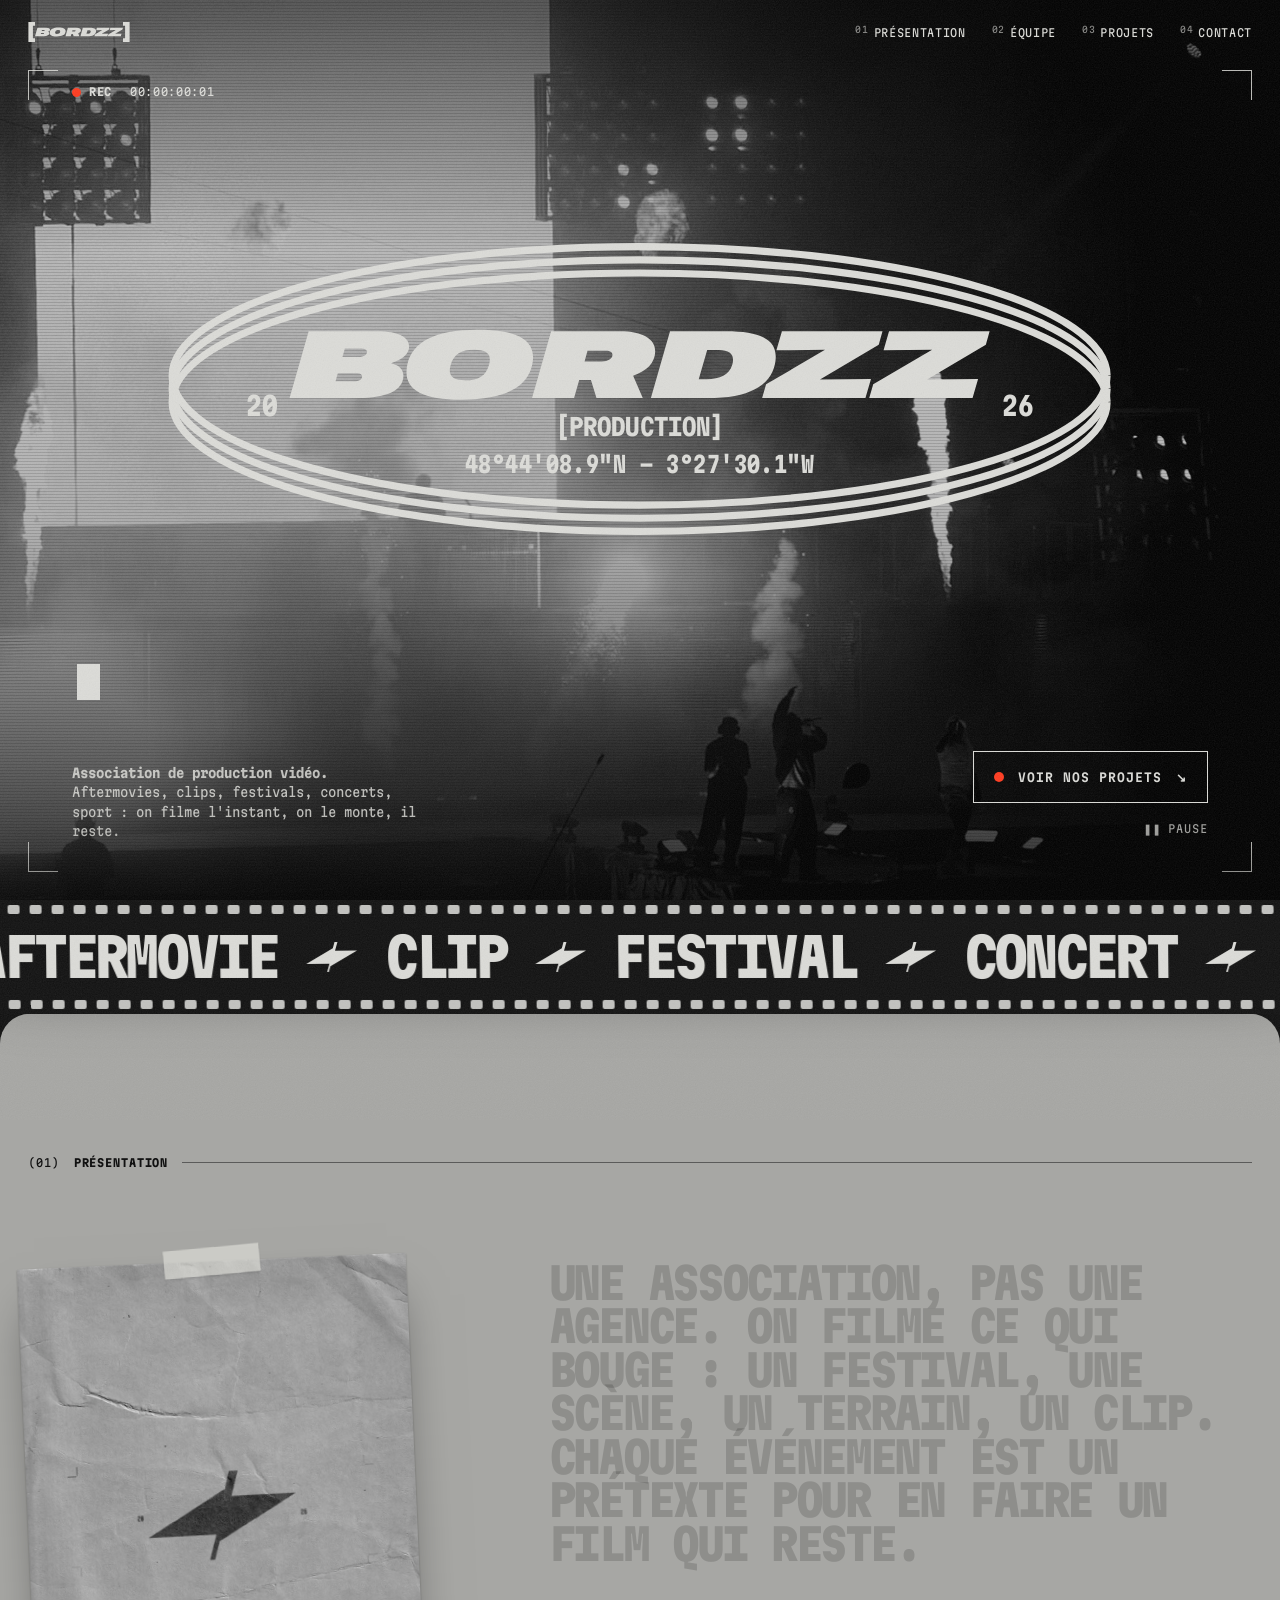
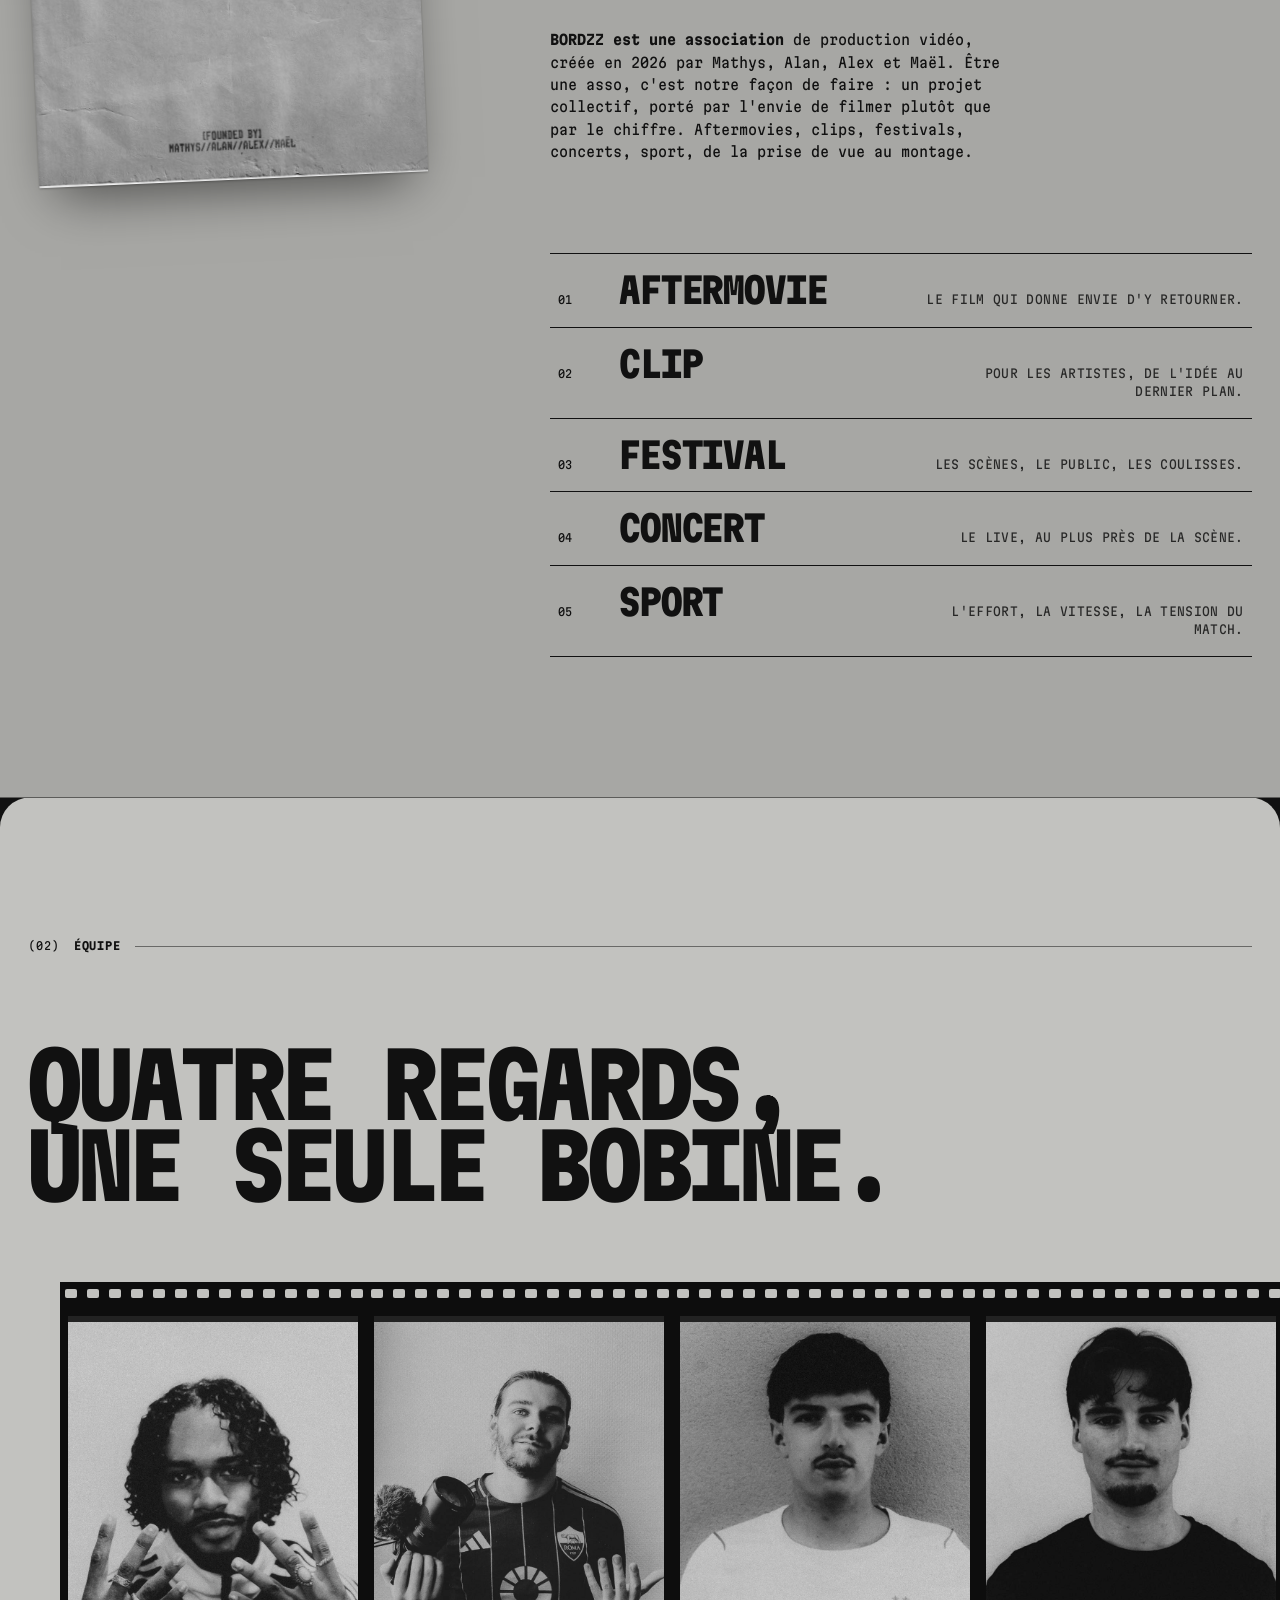
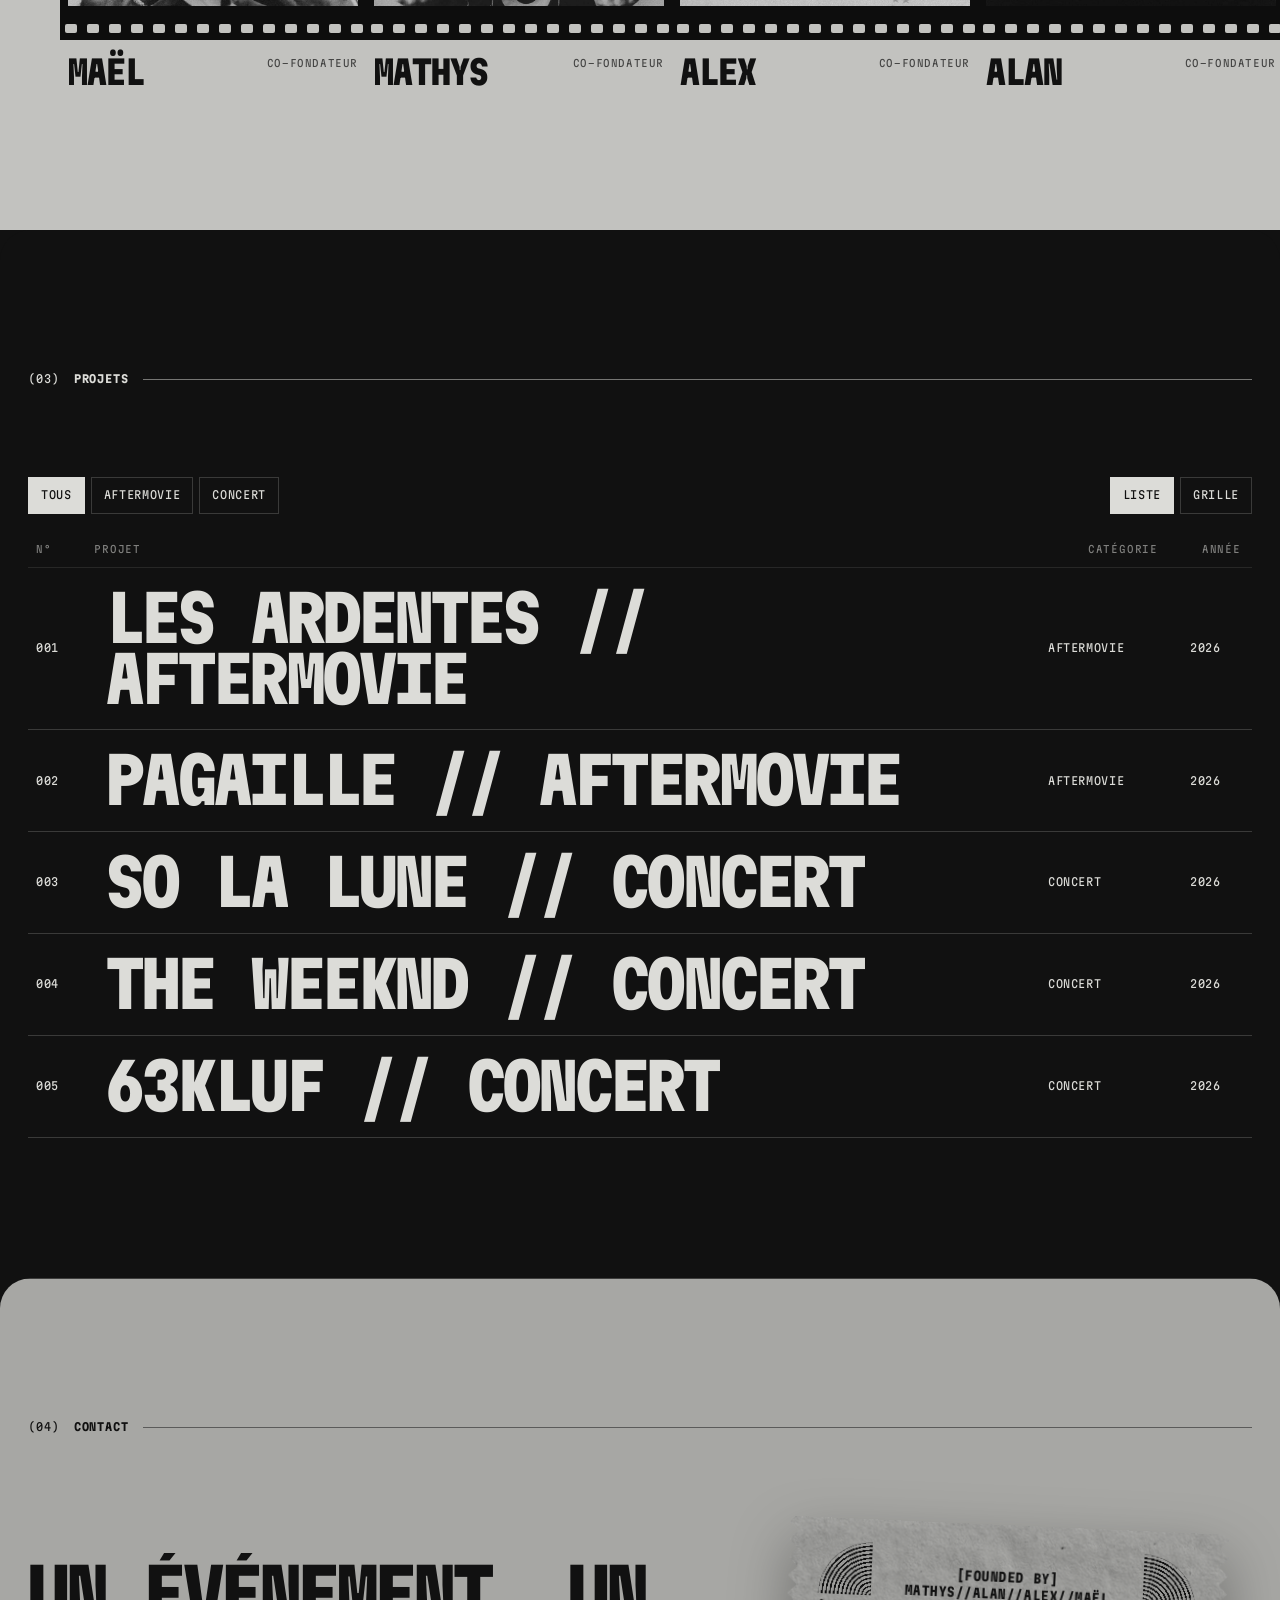
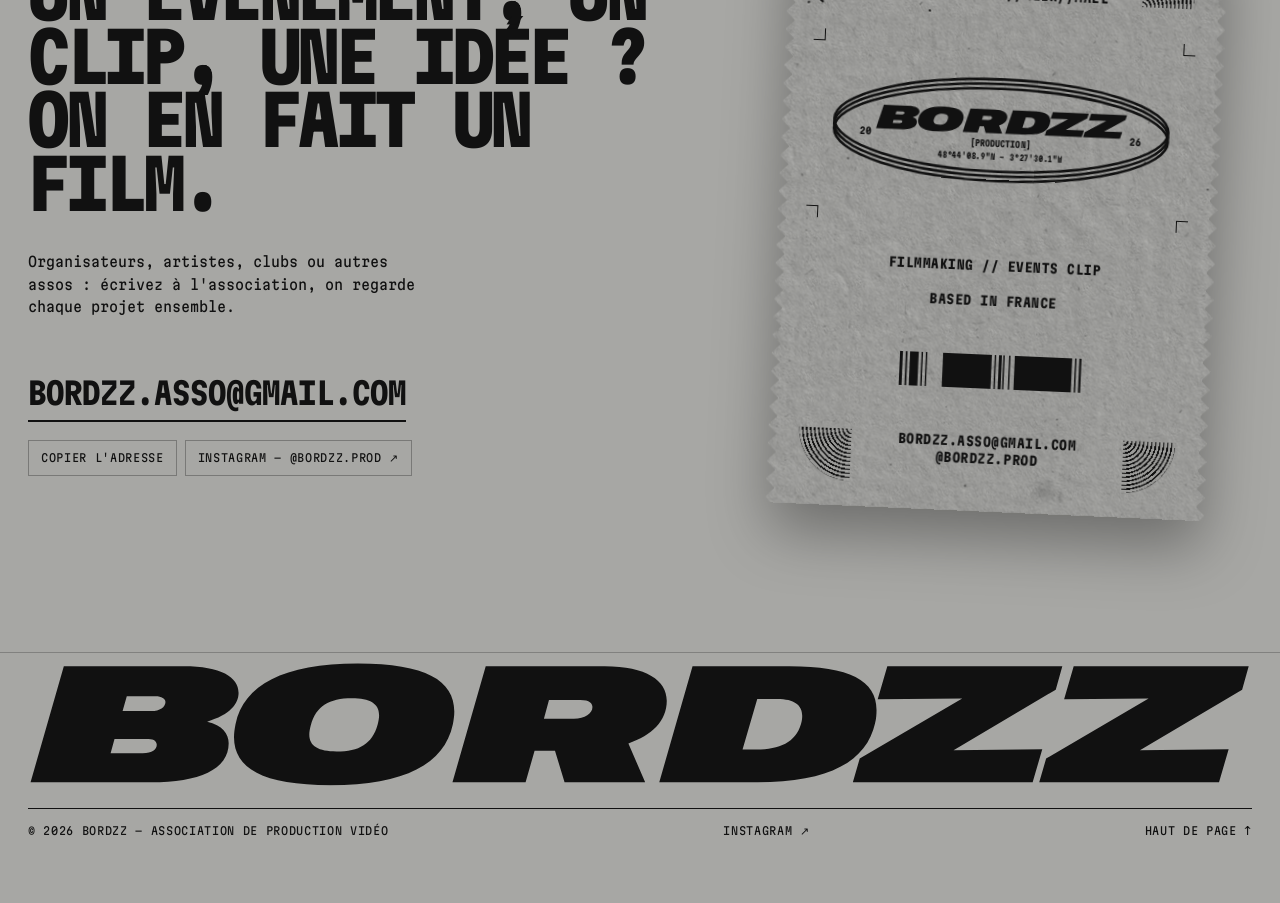
<file: index.html>
<!doctype html>
<html lang="fr">
<head>
  <meta charset="utf-8">
  <meta name="viewport" content="width=device-width, initial-scale=1">
  <title>BORDZZ — Association de production vidéo · Aftermovies, clips, festivals, concerts, sport</title>
  <meta name="description" content="BORDZZ est une association de production vidéo fondée par Mathys, Alan, Alex et Maël : aftermovies, clips, festivals, concerts et sport. Tout est prétexte à la Bordzz.">
  <meta name="theme-color" content="#121212">

  <!-- Partage réseaux : remplacer par l'URL absolue du site une fois en ligne (ex. https://bordzz.fr/assets/img/og.jpg) -->
  <meta property="og:type" content="website">
  <meta property="og:title" content="BORDZZ — Association de production vidéo">
  <meta property="og:description" content="Une association, pas une agence. Aftermovies, clips, festivals, concerts, sport. Tout est prétexte à la Bordzz.">
  <meta property="og:image" content="assets/img/og.jpg">
  <meta name="twitter:card" content="summary_large_image">

  <link rel="icon" href="assets/logo/favicon.svg" type="image/svg+xml">
  <link rel="preconnect" href="https://fonts.googleapis.com">
  <link rel="preconnect" href="https://fonts.gstatic.com" crossorigin>
  <link rel="stylesheet" href="https://fonts.googleapis.com/css2?family=Martian+Mono:wdth,wght@75..112.5,100..800&display=swap">
  <link rel="stylesheet" href="css/style.css?v=2026-11-24b">

  <script>
    // Intro (compte à rebours) : une seule fois par session, jamais si l'utilisateur limite les animations.
    document.documentElement.classList.add('js');
    try { if (sessionStorage.getItem('bz-intro')) document.documentElement.classList.add('intro-seen'); } catch (e) {}
    if (window.matchMedia('(prefers-reduced-motion: reduce)').matches) document.documentElement.classList.add('intro-seen');
  </script>
  <script src="js/main.js?v=2026-11-24b" defer></script>
</head>
<body>
  <a class="skip" href="#main">Aller au contenu</a>

  <!-- ============ Sprite SVG (logos) ============ -->
  <svg width="0" height="0" style="position:absolute" aria-hidden="true" focusable="false">
    <defs>
      <g id="bz-letters">
        <path d="M72.58,25.65c0-3.78-4.25-6.37-13.18-6.37h-28.8l-7.99,27.88h28.95c11.52,0,18.65-3.11,18.65-9.4,0-2.27-1.51-4.34-5.18-5.18,5.47-1.63,7.56-4.22,7.56-6.93ZM49.54,40.18h-7.7l.94-3.43h8.21c1.37,0,1.94.68,1.94,1.39,0,1.15-1.08,2.03-3.38,2.03ZM51.63,30.03h-6.91l1.01-3.58h6.91c1.44,0,2.38.6,2.38,1.39,0,1.23-1.37,2.19-3.38,2.19Z"/>
        <path d="M124.42,30.11c0-7.41-6.84-11.51-23.19-11.51-17.93,0-27.36,5.18-29.38,14.58-.22,1.11-.36,2.15-.36,3.15,0,7.41,6.84,11.51,23.19,11.51,17.93,0,27.36-5.18,29.38-14.58.22-1.12.36-2.15.36-3.15ZM105.99,33.29c-1.3,4.58-4.39,6.45-9.86,6.45-4.32,0-6.55-1.23-6.55-4.06,0-.68.14-1.43.36-2.27,1.3-4.58,4.39-6.45,9.86-6.45,4.32,0,6.55,1.23,6.55,4.06,0,.68-.14,1.43-.36,2.27Z"/>
        <path d="M175.47,27.56c0-4.86-4.9-8.28-14.91-8.28h-28.59l-7.99,27.88h17.57l2.16-7.57h4.9l2.3,7.570h19.37l-4.03-9.36c5.62-1.91,9.22-5.38,9.22-10.24ZM153.15,31.86h-7.2l1.22-4.46h7.56c2.23,0,2.88.84,2.88,1.67,0,1.59-1.8,2.79-4.46,2.79Z"/>
        <path d="M225.51,32.98c.29-1.16.36-2.23.36-3.23,0-7.01-6.48-10.47-20.88-10.47h-23.33l-7.99,27.88h23.55c17.5,0,26.28-5.14,28.3-14.18ZM207.72,33.14c-1.3,4.42-5.18,6.13-10.66,6.13h-3.38l3.53-12.15h4.82c4.1,0,5.98,1.47,5.98,4.02,0,.6-.07,1.27-.29,1.99Z"/>
        <polygon points="244.37 39.43 268.93 24.89 270.51 19.28 228.46 19.28 226.15 27.2 246.46 27 221.83 41.42 220.18 47.15 263.38 47.15 265.69 39.23 244.37 39.43"/>
        <polygon points="315.29 19.28 273.24 19.28 270.94 27.2 291.24 27 266.62 41.42 264.96 47.15 308.16 47.15 310.47 39.23 289.15 39.43 313.71 24.89 315.29 19.28"/>
      </g>
      <symbol id="bz-wordmark" viewBox="22 18 294 30"><use href="#bz-letters"/></symbol>
      <symbol id="bz-wordmark-brackets" viewBox="0 0 337.9 66.55">
        <path d="M0,.16h22.61v12.31h-6.99v41.69h6.99v12.39H0V.16Z"/>
        <use href="#bz-letters"/>
        <path d="M337.9,66.39h-22.61v-12.31h6.99V12.39h-6.99V0h22.61v66.39Z"/>
      </symbol>
      <symbol id="bz-z" viewBox="20 0 289.5 172.52">
        <polygon points="181.32 .5 171.58 35.05 20.51 124.48 151.64 123.26 137.46 172.02 147.18 172.02 157.37 136.73 308.89 48.03 183.95 49.26 198.13 .5 181.32 .5"/>
      </symbol>
    </defs>
  </svg>

  <!-- ============ Intro : amorce de pellicule ============ -->
  <div class="intro" aria-hidden="true">
    <span class="crop crop--tl"></span><span class="crop crop--tr"></span><span class="crop crop--bl"></span><span class="crop crop--br"></span>
    <div class="intro__leader">
      <div class="intro__sweep"></div>
      <svg class="intro__rings" viewBox="0 0 200 200">
        <circle cx="100" cy="100" r="96"/>
        <circle cx="100" cy="100" r="80"/>
        <line x1="0" y1="100" x2="200" y2="100"/>
        <line x1="100" y1="0" x2="100" y2="200"/>
      </svg>
      <span class="intro__num">3</span>
    </div>
    <p class="intro__meta"><span>BORDZZ [PRODUCTION]</span><span>Cliquer pour passer</span></p>
  </div>

  <!-- ============ En-tête ============ -->
  <header class="hd" data-tone="dark">
    <a class="hd__logo" href="#top" aria-label="BORDZZ — haut de page">
      <svg viewBox="0 0 337.9 66.55" aria-hidden="true" focusable="false"><use href="#bz-wordmark-brackets"/></svg>
    </a>
    <nav class="hd__nav" aria-label="Navigation principale">
      <a href="#presentation" data-hover-scramble><i>01</i><span data-scramble>Présentation</span></a>
      <a href="#equipe" data-hover-scramble><i>02</i><span data-scramble>Équipe</span></a>
      <a href="#projets" data-hover-scramble><i>03</i><span data-scramble>Projets</span></a>
      <a href="#contact" data-hover-scramble><i>04</i><span data-scramble>Contact</span></a>
    </nav>
    <button class="hd__burger" type="button" aria-expanded="false" aria-controls="menu">
      <span data-menu-label>Menu</span><i aria-hidden="true"></i>
    </button>
  </header>

  <!-- Menu mobile -->
  <div class="menu" id="menu" data-tone="dark">
    <nav aria-label="Navigation mobile">
      <a href="#presentation"><i>01</i>Présentation</a>
      <a href="#equipe"><i>02</i>Équipe</a>
      <a href="#projets"><i>03</i>Projets</a>
      <a href="#contact"><i>04</i>Contact</a>
    </nav>
    <p class="menu__foot"><a href="mailto:bordzz.asso@gmail.com">bordzz.asso@gmail.com</a><a href="https://www.instagram.com/bordzz.prod/" target="_blank" rel="noopener">@bordzz.prod ↗</a></p>
  </div>

  <main id="main">

    <!-- ============ HERO : vidéo plein écran façon viseur ============ -->
    <section class="hero" id="top" data-tone="dark" aria-label="Introduction">
      <div class="hero__media" aria-hidden="true">
        <!-- VIDÉO DE FOND : montage muet (extraits Ardentes / Pagaille / So La Lune).
             hero-mobile.mp4 = version verticale légère pour téléphone. -->
        <video class="hero__video" autoplay muted loop playsinline preload="auto" poster="assets/img/hero/poster.jpg">
          <source src="assets/video/hero-mobile.mp4" type="video/mp4" media="(max-width: 700px) and (orientation: portrait)">
          <source src="assets/video/hero.mp4" type="video/mp4">
        </video>
        <div class="hero__shade"></div>
        <div class="hero__dim"></div>
      </div>

      <!-- HUD du viseur -->
      <div class="hud" aria-hidden="true">
        <span class="crop crop--tl"></span><span class="crop crop--tr"></span><span class="crop crop--bl"></span><span class="crop crop--br"></span>
        <div class="hud__top">
          <span class="hud__rec"><i></i><b data-rec-label>REC</b></span>
          <span class="hud__tc" data-hero-tc>00:00:00:00</span>
        </div>
      </div>

      <div class="hero__content">
        <h1 class="hero__logo">
          <span class="sr-only">BORDZZ — association de production vidéo</span>
          <svg class="logo-ellipse" viewBox="102 219 396 125" aria-hidden="true" focusable="false">
            <g class="le__rings" fill="none" stroke="currentColor" stroke-width="3">
              <ellipse cx="300" cy="275.79" rx="195.44" ry="54.02"/>
              <ellipse cx="300" cy="281.3" rx="195.44" ry="54.02"/>
              <ellipse cx="300" cy="286.81" rx="195.44" ry="54.02"/>
            </g>
            <use class="le__word" href="#bz-wordmark" x="153.05" y="255.92" width="294" height="30"/>
            <g class="le__txt" fill="currentColor">
              <text x="142" y="292.5" text-anchor="middle" font-size="11">20</text>
              <text x="458" y="292.5" text-anchor="middle" font-size="11">26</text>
              <text x="300" y="301" text-anchor="middle" font-size="10" textLength="71" lengthAdjust="spacingAndGlyphs">[PRODUCTION]</text>
              <text x="300" y="316.4" text-anchor="middle" font-size="9.5" textLength="146" lengthAdjust="spacingAndGlyphs">48°44'08.9"N - 3°27'30.1"W</text>
            </g>
          </svg>
        </h1>

        <div class="hero__bottom">
          <div class="hero__intro">
            <p class="hero__title">
              <span class="sr-only">Tout est prétexte à la Bordzz.</span>
              <span aria-hidden="true" data-type>Tout est prétexte à la Bordzz.</span>
            </p>
            <p class="hero__lede"><strong>Association de production vidéo.</strong> Aftermovies, clips, festivals, concerts, sport&nbsp;: on filme l'instant, on le monte, il reste.</p>
          </div>
          <div class="hero__actions">
            <a class="btn" href="#projets" data-cursor="Voir" data-magnetic>
              <span class="btn__dot" aria-hidden="true"></span>
              <span class="btn__label">Voir nos projets</span>
              <span class="btn__arrow" aria-hidden="true">↘</span>
            </a>
            <button class="hero__toggle" type="button" data-video-toggle>
              <span aria-hidden="true" data-toggle-icon>❚❚</span> <span data-toggle-label>Pause</span>
            </button>
          </div>
        </div>
      </div>
    </section>

    <!-- Bande de pellicule défilante -->
    <div class="strip" aria-hidden="true">
      <div class="strip__track" data-marquee="-1">
        <div class="strip__group">
          <span class="strip__item">Association</span><svg class="strip__z"><use href="#bz-z"/></svg>
          <span class="strip__item">Aftermovie</span><svg class="strip__z"><use href="#bz-z"/></svg>
          <span class="strip__item">Clip</span><svg class="strip__z"><use href="#bz-z"/></svg>
          <span class="strip__item">Festival</span><svg class="strip__z"><use href="#bz-z"/></svg>
          <span class="strip__item">Concert</span><svg class="strip__z"><use href="#bz-z"/></svg>
          <span class="strip__item">Sport</span><svg class="strip__z"><use href="#bz-z"/></svg>
        </div>
      </div>
    </div>

    <!-- ============ 01 — PRÉSENTATION ============ -->
    <div class="anchor" id="presentation" aria-hidden="true"></div>
    <section class="sec about paper stack" data-tone="light" aria-labelledby="about-title">
      <header class="sec__head" data-reveal>
        <span class="sec__num">(01)</span>
        <h2 class="sec__title" id="about-title" data-scramble data-scramble-in>Présentation</h2>
        <span class="sec__rule"></span>
      </header>

      <div class="about__grid">
        <div class="about__prints" data-reveal>
          <figure class="print print--front" data-tilt>
            <img src="assets/img/print/poster-symbol.jpg" alt="Affiche BORDZZ : le symbole Z noir sur papier froissé, encadré par 20 et 26, mention Founded by Mathys, Alan, Alex, Maël" loading="lazy" width="1000" height="1333">
          </figure>
        </div>

        <div class="about__body">
          <p class="manifesto" data-words>Une association, pas une agence. On filme ce qui bouge&nbsp;: un festival, une scène, un terrain, un clip. Chaque événement est un prétexte pour en faire un film qui reste.</p>

          <p class="about__text" data-reveal><strong>BORDZZ est une association</strong> de production vidéo, créée en 2026 par Mathys, Alan, Alex et Maël. Être une asso, c'est notre façon de faire&nbsp;: un projet collectif, porté par l'envie de filmer plutôt que par le chiffre. Aftermovies, clips, festivals, concerts, sport, de la prise de vue au montage.</p>

          <ol class="services" data-reveal>
            <li class="service"><span class="service__n">01</span><span class="service__name">Aftermovie</span><span class="service__desc">Le film qui donne envie d'y retourner.</span></li>
            <li class="service"><span class="service__n">02</span><span class="service__name">Clip</span><span class="service__desc">Pour les artistes, de l'idée au dernier plan.</span></li>
            <li class="service"><span class="service__n">03</span><span class="service__name">Festival</span><span class="service__desc">Les scènes, le public, les coulisses.</span></li>
            <li class="service"><span class="service__n">04</span><span class="service__name">Concert</span><span class="service__desc">Le live, au plus près de la scène.</span></li>
            <li class="service"><span class="service__n">05</span><span class="service__name">Sport</span><span class="service__desc">L'effort, la vitesse, la tension du match.</span></li>
          </ol>
        </div>
      </div>
    </section>

    <!-- ============ 02 — ÉQUIPE ============ -->
    <div class="anchor" id="equipe" aria-hidden="true"></div>
    <section class="sec team paper paper--fiber stack" data-tone="light" aria-labelledby="team-title">
      <header class="sec__head" data-reveal>
        <span class="sec__num">(02)</span>
        <h2 class="sec__title" id="team-title" data-scramble data-scramble-in>Équipe</h2>
        <span class="sec__rule"></span>
      </header>

      <p class="team__lead" data-reveal data-split>Quatre regards,<br>une seule bobine.</p>

      <!-- Pour changer un portrait : remplacer l'image dans assets/img/team/ (format carré) -->
      <ul class="film">
        <li class="frame" data-reveal>
          <div class="frame__strip">
            <div class="frame__img"><img src="assets/img/team/01.jpg" alt="Portrait de Maël" loading="lazy" width="900" height="900"></div>
            <span class="frame__rec" aria-hidden="true"><i></i>REC</span>
          </div>
          <div class="frame__cap"><h3 class="frame__name" data-scramble>Maël</h3><span class="frame__meta">Co-fondateur</span></div>
        </li>
        <li class="frame" data-reveal style="--d:.08s">
          <div class="frame__strip">
            <div class="frame__img"><img src="assets/img/team/02.jpg" alt="Portrait de Mathys" loading="lazy" width="900" height="900"></div>
            <span class="frame__rec" aria-hidden="true"><i></i>REC</span>
          </div>
          <div class="frame__cap"><h3 class="frame__name" data-scramble>Mathys</h3><span class="frame__meta">Co-fondateur</span></div>
        </li>
        <li class="frame" data-reveal style="--d:.16s">
          <div class="frame__strip">
            <div class="frame__img"><img src="assets/img/team/03.jpg" alt="Portrait d'Alex" loading="lazy" width="900" height="900"></div>
            <span class="frame__rec" aria-hidden="true"><i></i>REC</span>
          </div>
          <div class="frame__cap"><h3 class="frame__name" data-scramble>Alex</h3><span class="frame__meta">Co-fondateur</span></div>
        </li>
        <li class="frame" data-reveal style="--d:.24s">
          <div class="frame__strip">
            <div class="frame__img"><img src="assets/img/team/04.jpg" alt="Portrait d'Alan" loading="lazy" width="900" height="900"></div>
            <span class="frame__rec" aria-hidden="true"><i></i>REC</span>
          </div>
          <div class="frame__cap"><h3 class="frame__name" data-scramble>Alan</h3><span class="frame__meta">Co-fondateur</span></div>
        </li>
      </ul>
    </section>

    <!-- ============ 03 — PROJETS ============ -->
    <div class="anchor" id="projets" aria-hidden="true"></div>
    <section class="sec work stack" data-tone="dark" aria-labelledby="work-title">
      <div class="work__bg" aria-hidden="true"><video muted loop playsinline preload="none"></video></div>
      <header class="sec__head" data-reveal>
        <span class="sec__num">(03)</span>
        <h2 class="sec__title" id="work-title" data-scramble data-scramble-in>Projets</h2>
        <span class="sec__rule"></span>
      </header>

      <div class="work__bar" data-reveal>
        <div class="filters" role="group" aria-label="Filtrer les projets">
          <button class="chip" type="button" data-filter="all" aria-pressed="true">Tous</button>
          <button class="chip" type="button" data-filter="aftermovie" aria-pressed="false">Aftermovie</button>
          <button class="chip" type="button" data-filter="clip" aria-pressed="false">Clip</button>
          <button class="chip" type="button" data-filter="festival" aria-pressed="false">Festival</button>
          <button class="chip" type="button" data-filter="concert" aria-pressed="false">Concert</button>
          <button class="chip" type="button" data-filter="sport" aria-pressed="false">Sport</button>
        </div>
        <div class="views" role="group" aria-label="Affichage">
          <button class="chip" type="button" data-view="list" aria-pressed="true">Liste</button>
          <button class="chip" type="button" data-view="grid" aria-pressed="false">Grille</button>
        </div>
      </div>

      <div class="work__cols" aria-hidden="true">
        <span>N°</span><span>Projet</span><span>Catégorie</span><span>Année</span>
      </div>

      <!--
        AJOUTER UN PROJET : copier un <li class="project"> ci-dessous et adapter.
        - data-category : aftermovie | clip | festival | concert | sport
          (les filtres des catégories vides sont masqués automatiquement)
        - href : la vidéo complète (fichier .mp4, ou lien YouTube / Vimeo)
        - <video src="…-preview.mp4" poster="….jpg"> : aperçu muet de quelques secondes + vignette 16:9
          (on peut aussi mettre simplement <img src="….jpg" alt="">)
        - CARROUSEL (plusieurs vidéos dans un projet) : ajouter après le </a> une liste
          <ol class="project__reel" hidden> avec une ligne par vidéo :
          <li><a href="vidéo.mp4" data-poster="vignette.jpg">Titre</a></li>
          (voir le projet The Weeknd ; la 1re vidéo est celle qui s'ouvre en premier)
      -->
      <ul class="projects" data-view="list">
        <li class="project" data-category="aftermovie" data-reveal>
          <a class="project__link" href="assets/video/projects/les-ardentes.mp4" data-cursor="Lecture">
            <span class="project__n">001</span>
            <span class="project__media"><video src="assets/video/projects/les-ardentes-preview.mp4" poster="assets/img/projects/les-ardentes.jpg" muted loop playsinline preload="none"></video></span>
            <span class="project__title" data-split>Les Ardentes // Aftermovie</span>
            <span class="project__cat">Aftermovie</span>
            <span class="project__year">2026</span>
          </a>
        </li>
        <li class="project" data-category="aftermovie" data-reveal>
          <a class="project__link" href="assets/video/projects/pagaille.mp4" data-cursor="Lecture">
            <span class="project__n">002</span>
            <span class="project__media"><video src="assets/video/projects/pagaille-preview.mp4" poster="assets/img/projects/pagaille.jpg" muted loop playsinline preload="none"></video></span>
            <span class="project__title" data-split>Pagaille // Aftermovie</span>
            <span class="project__cat">Aftermovie</span>
            <span class="project__year">2026</span>
          </a>
        </li>
        <li class="project" data-category="concert" data-reveal>
          <a class="project__link" href="assets/video/projects/so-la-lune.mp4" data-cursor="Lecture">
            <span class="project__n">003</span>
            <span class="project__media"><video src="assets/video/projects/so-la-lune-preview.mp4" poster="assets/img/projects/so-la-lune.jpg" muted loop playsinline preload="none"></video></span>
            <span class="project__title" data-split>So La Lune // Concert</span>
            <span class="project__cat">Concert</span>
            <span class="project__year">2026</span>
          </a>
        </li>
        <li class="project" data-category="concert" data-reveal>
          <a class="project__link" href="assets/video/projects/the-weeknd/aftermovie.mp4" data-cursor="Lecture">
            <span class="project__n">004</span>
            <span class="project__media"><video src="assets/video/projects/the-weeknd/preview.mp4" poster="assets/img/projects/the-weeknd.jpg" muted loop playsinline preload="none"></video></span>
            <span class="project__title" data-split>The Weeknd // Concert</span>
            <span class="project__cat">Concert</span>
            <span class="project__year">2026</span>
          </a>
          <ol class="project__reel" hidden>
            <li><a href="assets/video/projects/the-weeknd/aftermovie.mp4" data-poster="assets/img/projects/the-weeknd/aftermovie.jpg">Aftermovie</a></li>
            <li><a href="assets/video/projects/the-weeknd/plan-47.mp4" data-poster="assets/img/projects/the-weeknd/plan-47.jpg">Plan 47</a></li>
            <li><a href="assets/video/projects/the-weeknd/accueil.mp4" data-poster="assets/img/projects/the-weeknd/accueil.jpg">Accueil</a></li>
            <li><a href="assets/video/projects/the-weeknd/abel.mp4" data-poster="assets/img/projects/the-weeknd/abel.jpg">Abel</a></li>
            <li><a href="assets/video/projects/the-weeknd/do-you-love-me.mp4" data-poster="assets/img/projects/the-weeknd/do-you-love-me.jpg">Do You Love Me</a></li>
            <li><a href="assets/video/projects/the-weeknd/abel-flamme.mp4" data-poster="assets/img/projects/the-weeknd/abel-flamme.jpg">Abel // Flamme</a></li>
            <li><a href="assets/video/projects/the-weeknd/carti-calin.mp4" data-poster="assets/img/projects/the-weeknd/carti-calin.jpg">Carti câlin</a></li>
          </ol>
        </li>
        <li class="project" data-category="concert" data-reveal>
          <a class="project__link" href="assets/video/projects/63kluf/63kluf.mp4" data-cursor="Lecture">
            <span class="project__n">005</span>
            <span class="project__media"><video src="assets/video/projects/63kluf/preview.mp4" poster="assets/img/projects/63kluf.jpg" muted loop playsinline preload="none"></video></span>
            <span class="project__title" data-split>63KLUF // Concert</span>
            <span class="project__cat">Concert</span>
            <span class="project__year">2026</span>
          </a>
        </li>
      </ul>
    </section>

    <!-- ============ 04 — CONTACT ============ -->
    <div class="anchor" id="contact" aria-hidden="true"></div>
    <section class="sec contact paper stack" data-tone="light" aria-labelledby="contact-title">
      <header class="sec__head" data-reveal>
        <span class="sec__num">(04)</span>
        <h2 class="sec__title" id="contact-title" data-scramble data-scramble-in>Contact</h2>
        <span class="sec__rule"></span>
      </header>

      <div class="contact__grid">
        <div class="contact__left">
          <p class="contact__lead" data-reveal data-split>Un événement, un clip, une idée&nbsp;? On en fait un film.</p>
          <p class="contact__sub" data-reveal style="--d:.05s">Organisateurs, artistes, clubs ou autres assos&nbsp;: écrivez à l'association, on regarde chaque projet ensemble.</p>
          <div class="contact__links" data-reveal style="--d:.1s">
            <a class="contact__mail" href="mailto:bordzz.asso@gmail.com" data-cursor="Écrire">bordzz.asso@gmail.com</a>
            <div class="contact__row">
              <button class="chip chip--ink" type="button" data-copy="bordzz.asso@gmail.com" data-magnetic>Copier l'adresse</button>
              <a class="chip chip--ink" href="https://www.instagram.com/bordzz.prod/" target="_blank" rel="noopener" data-cursor="Insta" data-magnetic>Instagram — @bordzz.prod ↗</a>
            </div>
          </div>
        </div>

        <div class="ticket-wrap" data-reveal style="--d:.15s">
          <article class="ticket" data-tilt aria-label="Carte de visite BORDZZ">
            <span class="ticket__ring ticket__ring--tl" aria-hidden="true"></span>
            <span class="ticket__ring ticket__ring--tr" aria-hidden="true"></span>
            <span class="ticket__ring ticket__ring--bl" aria-hidden="true"></span>
            <span class="ticket__ring ticket__ring--br" aria-hidden="true"></span>

            <p class="ticket__top">[Founded by]<br>Mathys//Alan//Alex//Maël</p>

            <div class="ticket__logo">
              <span class="crop crop--tl"></span><span class="crop crop--tr"></span><span class="crop crop--bl"></span><span class="crop crop--br"></span>
              <svg class="logo-ellipse" viewBox="102 219 396 125" role="img" aria-label="BORDZZ [PRODUCTION]">
                <g fill="none" stroke="currentColor" stroke-width="3">
                  <ellipse cx="300" cy="275.79" rx="195.44" ry="54.02"/>
                  <ellipse cx="300" cy="281.3" rx="195.44" ry="54.02"/>
                  <ellipse cx="300" cy="286.81" rx="195.44" ry="54.02"/>
                </g>
                <use href="#bz-wordmark" x="153.05" y="255.92" width="294" height="30"/>
                <g fill="currentColor">
                  <text x="142" y="292.5" text-anchor="middle" font-size="11">20</text>
                  <text x="458" y="292.5" text-anchor="middle" font-size="11">26</text>
                  <text x="300" y="301" text-anchor="middle" font-size="10" textLength="71" lengthAdjust="spacingAndGlyphs">[PRODUCTION]</text>
                  <text x="300" y="316.4" text-anchor="middle" font-size="9.5" textLength="146" lengthAdjust="spacingAndGlyphs">48°44'08.9"N - 3°27'30.1"W</text>
                </g>
              </svg>
            </div>

            <p class="ticket__mid">Filmmaking // Events clip<br><span>Based in France</span></p>

            <svg class="ticket__bar" viewBox="0 0 127 24" aria-hidden="true" focusable="false">
              <rect x="0" width="2" height="24"/><rect x="4" width="1.2" height="24"/><rect x="7" width="6" height="24"/>
              <rect x="15" width="1" height="24"/><rect x="18" width="1" height="24"/><rect x="30" width="34" height="24"/>
              <rect x="66" width="1" height="24"/><rect x="69" width="2" height="24"/><rect x="72" width="1" height="24"/>
              <rect x="76" width="1" height="24"/><rect x="80" width="40" height="24"/><rect x="122" width="1" height="24"/>
              <rect x="125" width="1.5" height="24"/>
            </svg>

            <p class="ticket__bot"><a href="mailto:bordzz.asso@gmail.com">bordzz.asso@gmail.com</a><br><a href="https://www.instagram.com/bordzz.prod/" target="_blank" rel="noopener">@bordzz.prod</a></p>
          </article>
        </div>
      </div>
    </section>
  </main>

  <footer class="ft paper" data-tone="light">
    <svg class="ft__word" viewBox="0 0 294 30" aria-hidden="true" focusable="false" data-ftword><use href="#bz-wordmark"/></svg>
    <div class="ft__row">
      <span>© 2026 BORDZZ — Association de production vidéo</span>
      <a href="https://www.instagram.com/bordzz.prod/" target="_blank" rel="noopener">Instagram ↗</a>
      <a href="#top">Haut de page ↑</a>
    </div>
  </footer>

  <!-- ============ Éléments flottants ============ -->


  <div class="cursor" aria-hidden="true">
    <span class="cursor__dot"></span>
    <span class="cursor__box"><b class="cursor__label" data-cursor-label></b></span>
  </div>

  <dialog class="player" aria-labelledby="player-title">
    <div class="player__bar">
      <span class="player__rec"><i></i>PLAY<b class="player__count" data-player-count></b></span>
      <span class="player__title" id="player-title" data-player-title>—</span>
      <button class="chip" type="button" data-player-close>Fermer ✕</button>
    </div>
    <div class="player__frame">
      <span class="crop crop--tl"></span><span class="crop crop--tr"></span><span class="crop crop--bl"></span><span class="crop crop--br"></span>
      <div class="player__screen" data-player-screen></div>
    </div>
    <nav class="reel" data-player-reel hidden aria-label="Vidéos du projet">
      <button class="chip reel__nav" type="button" data-reel-prev aria-label="Vidéo précédente">←</button>
      <ol class="reel__strip" data-reel-strip></ol>
      <button class="chip reel__nav" type="button" data-reel-next aria-label="Vidéo suivante">→</button>
    </nav>
    <div class="player__bar player__bar--bottom">
      <span data-player-cat>—</span>
      <span>BORDZZ [Production]</span>
      <span>Échap pour fermer</span>
    </div>
  </dialog>
</body>
</html>
</file>
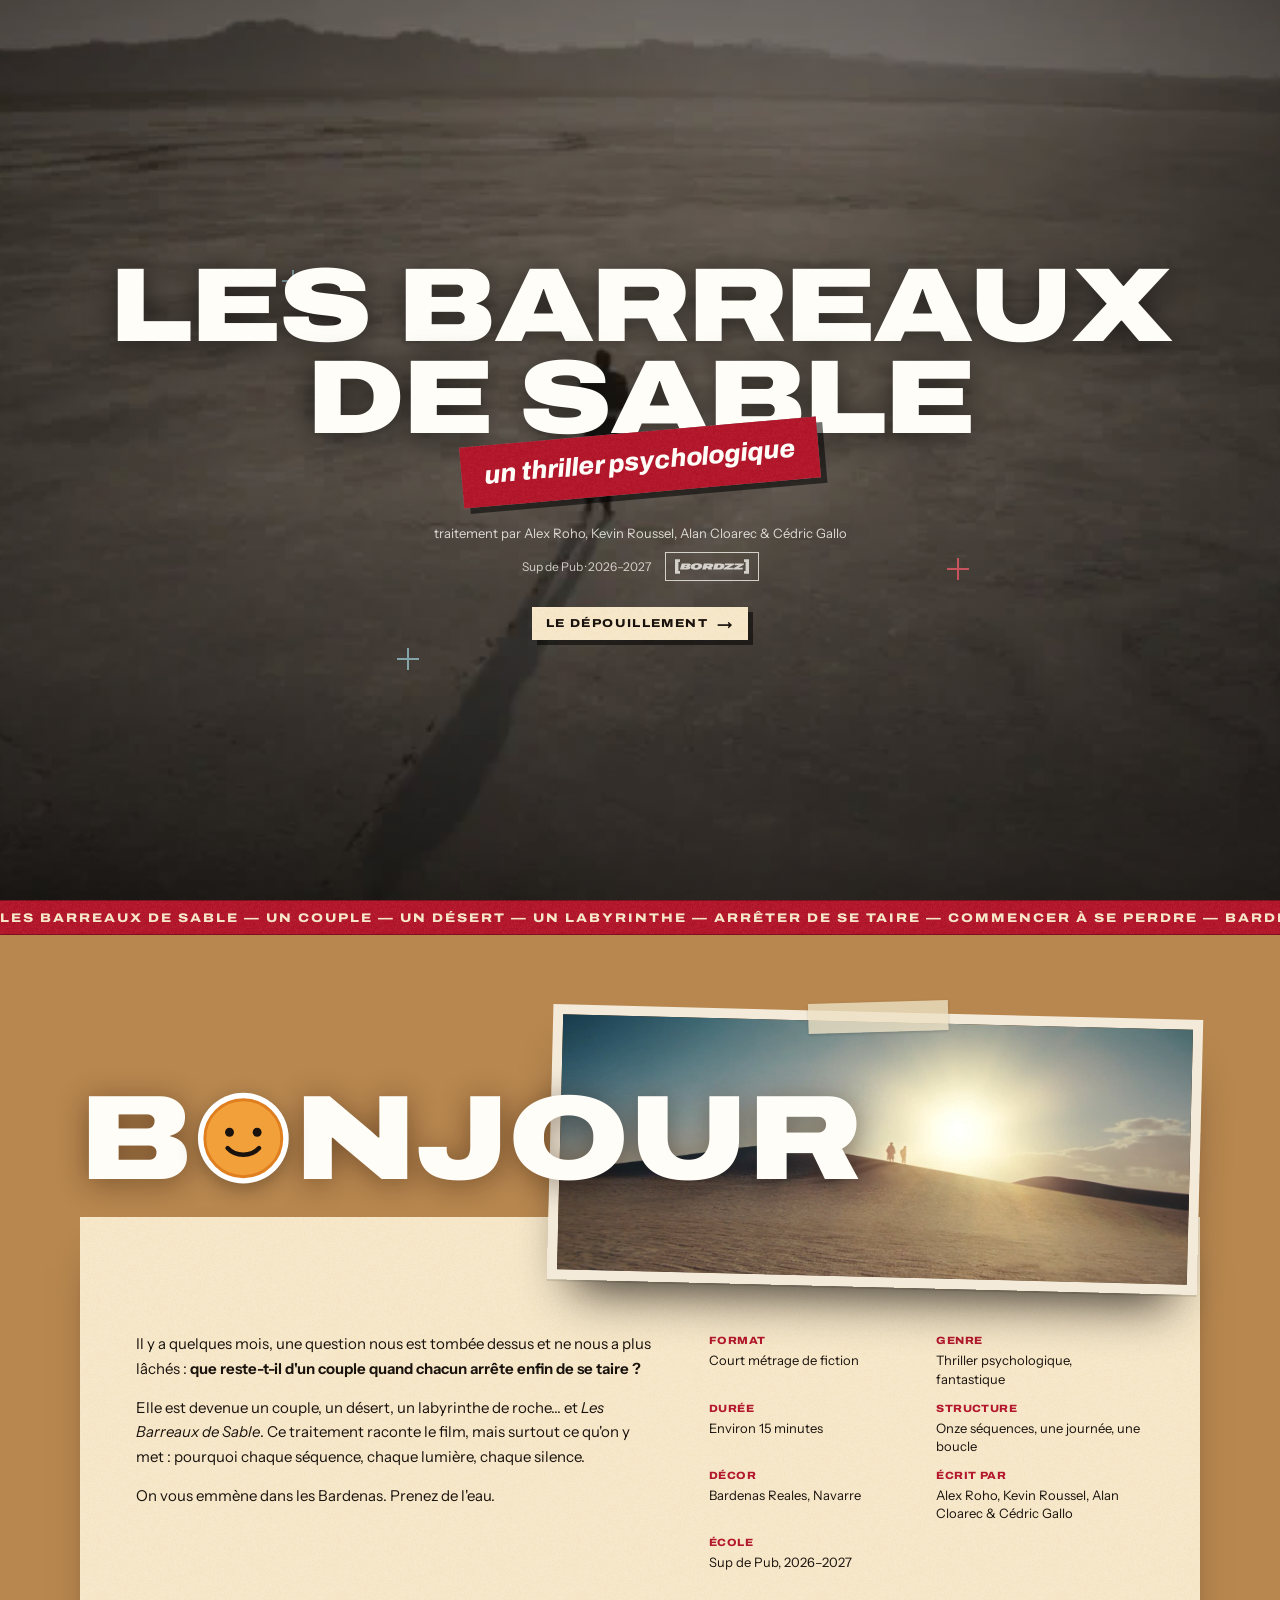
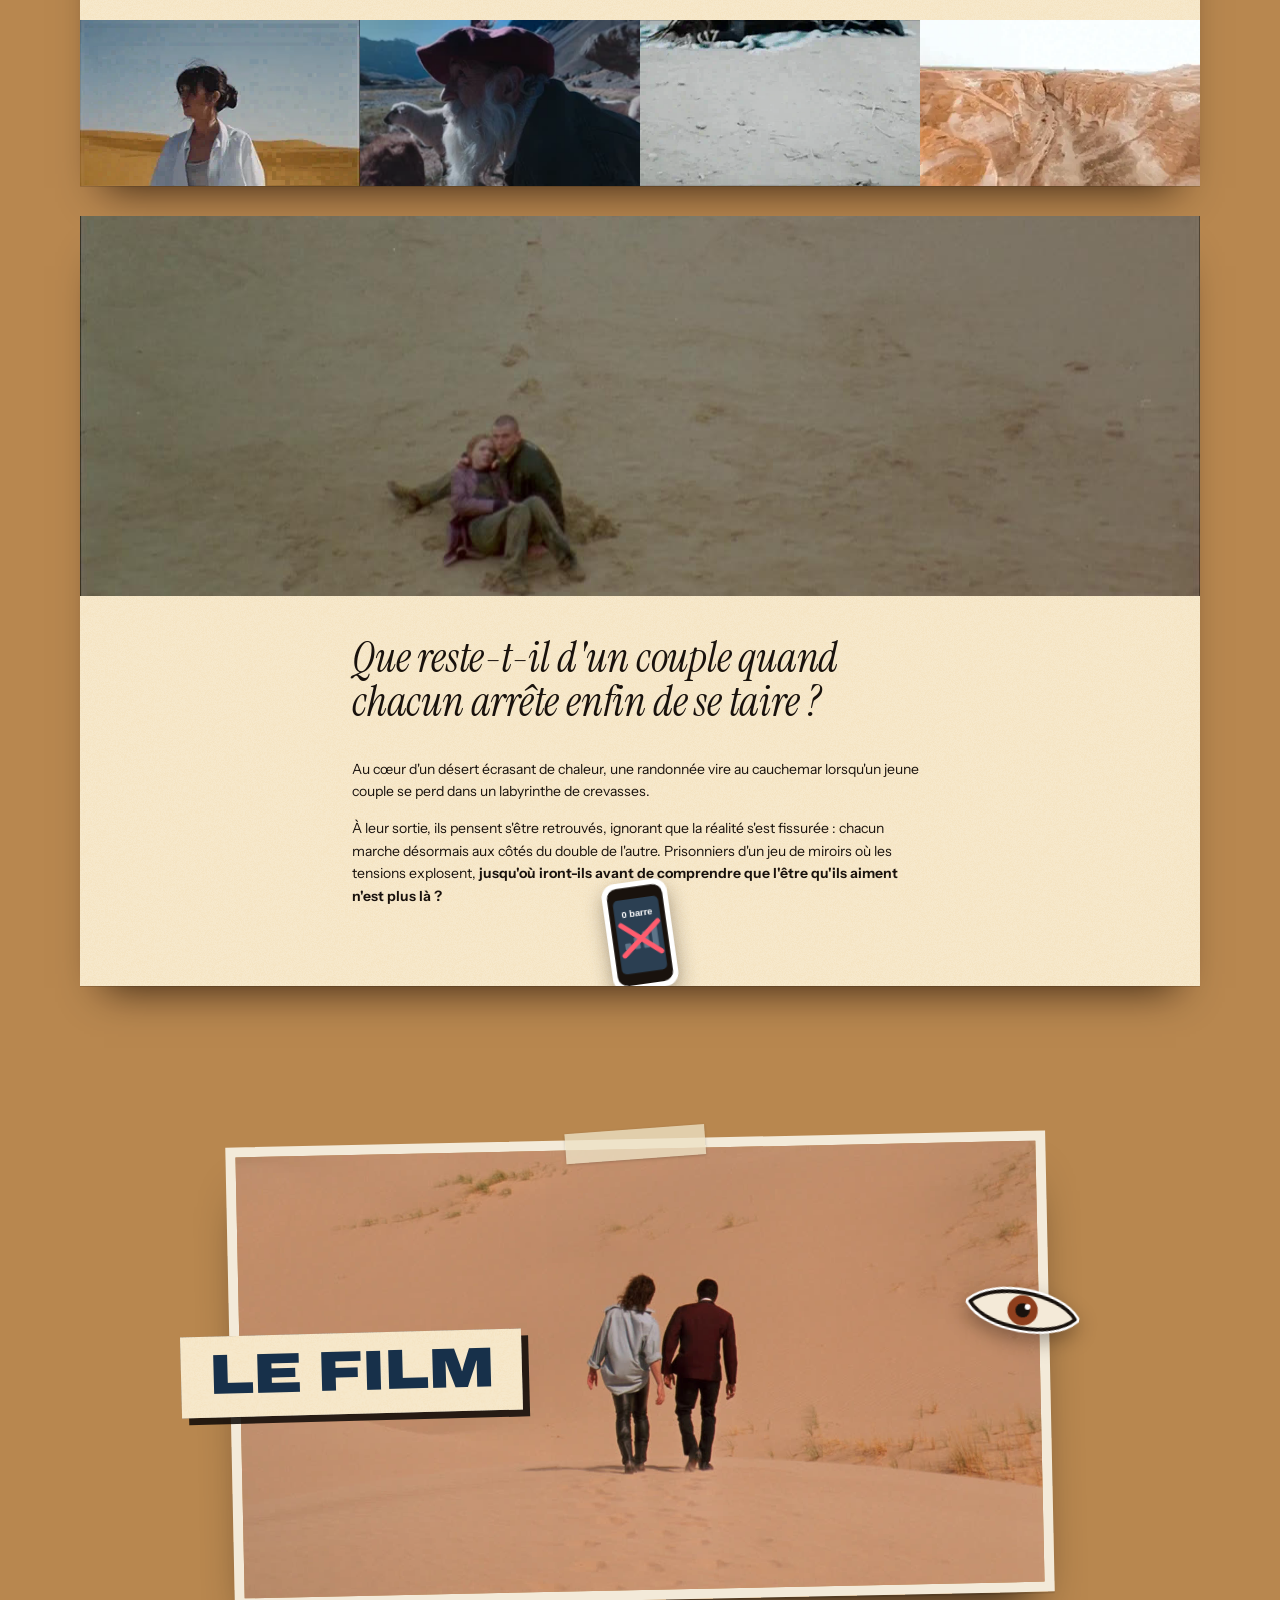
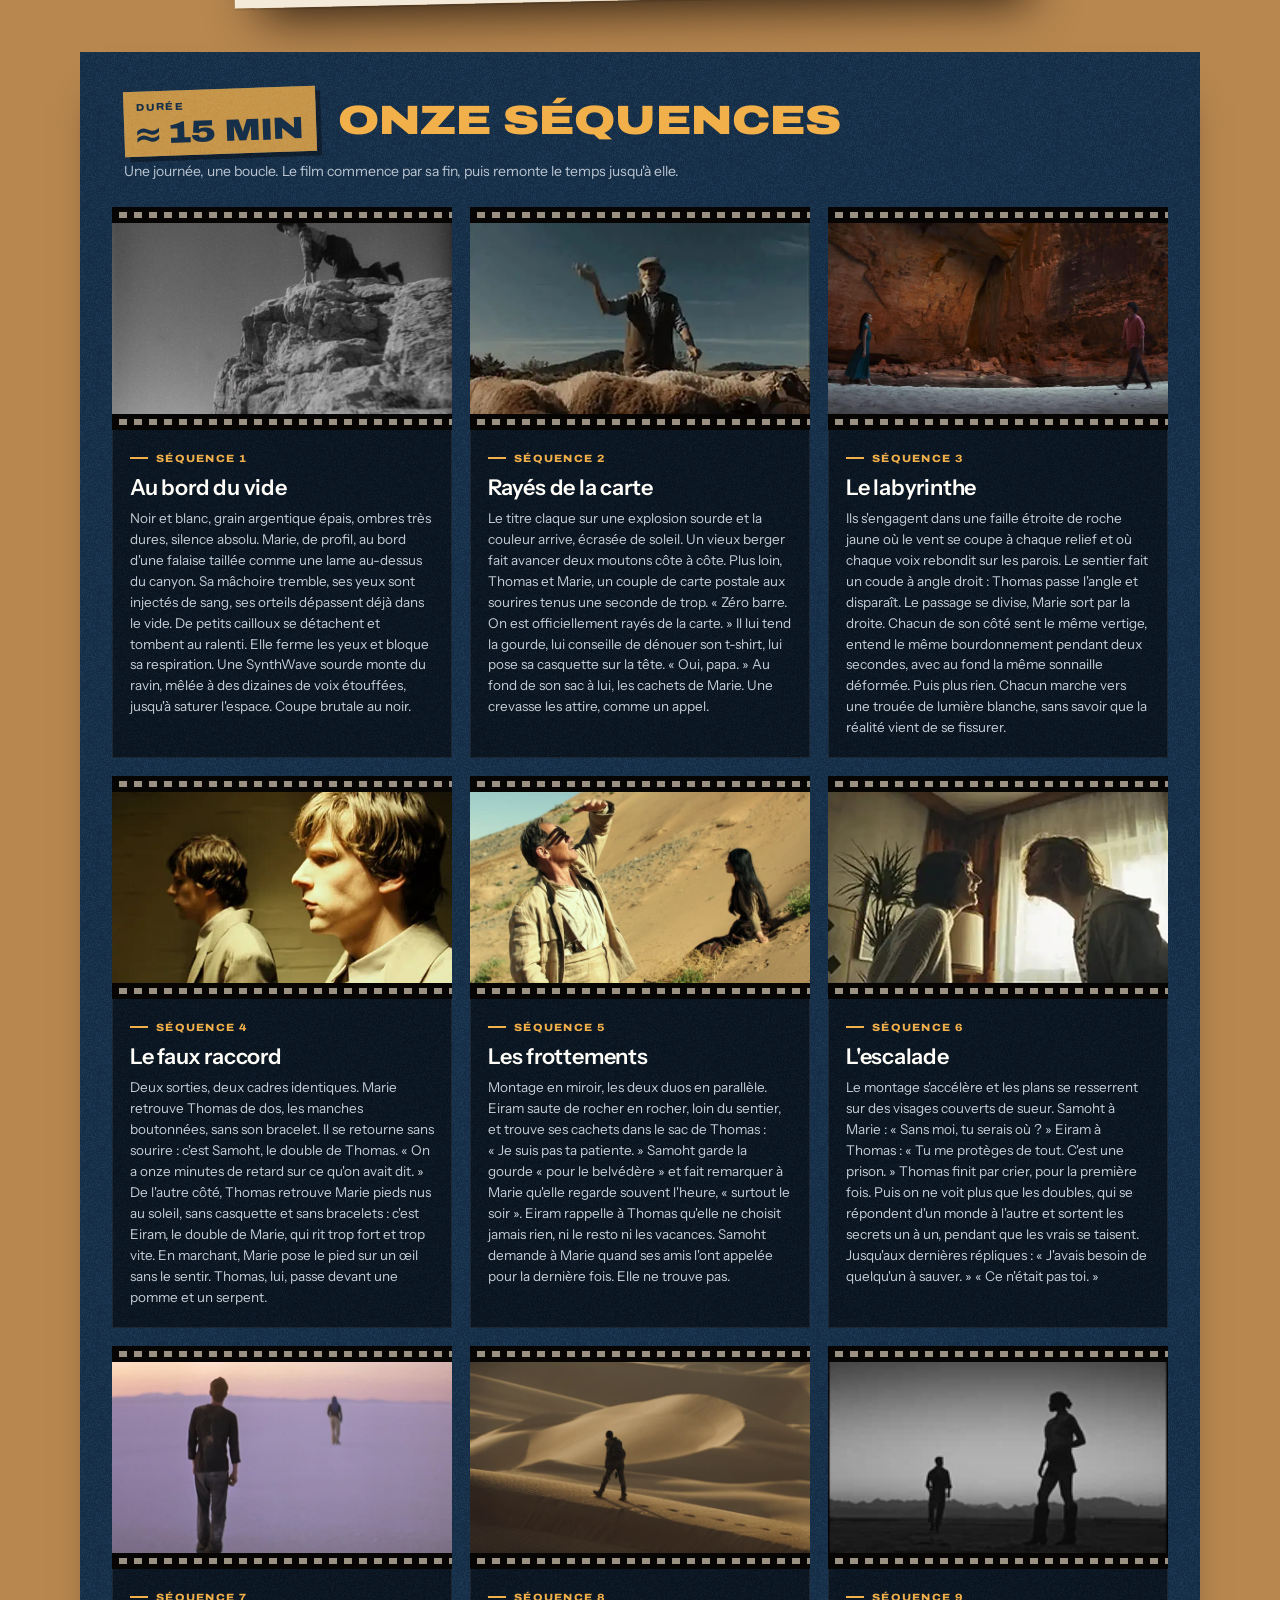
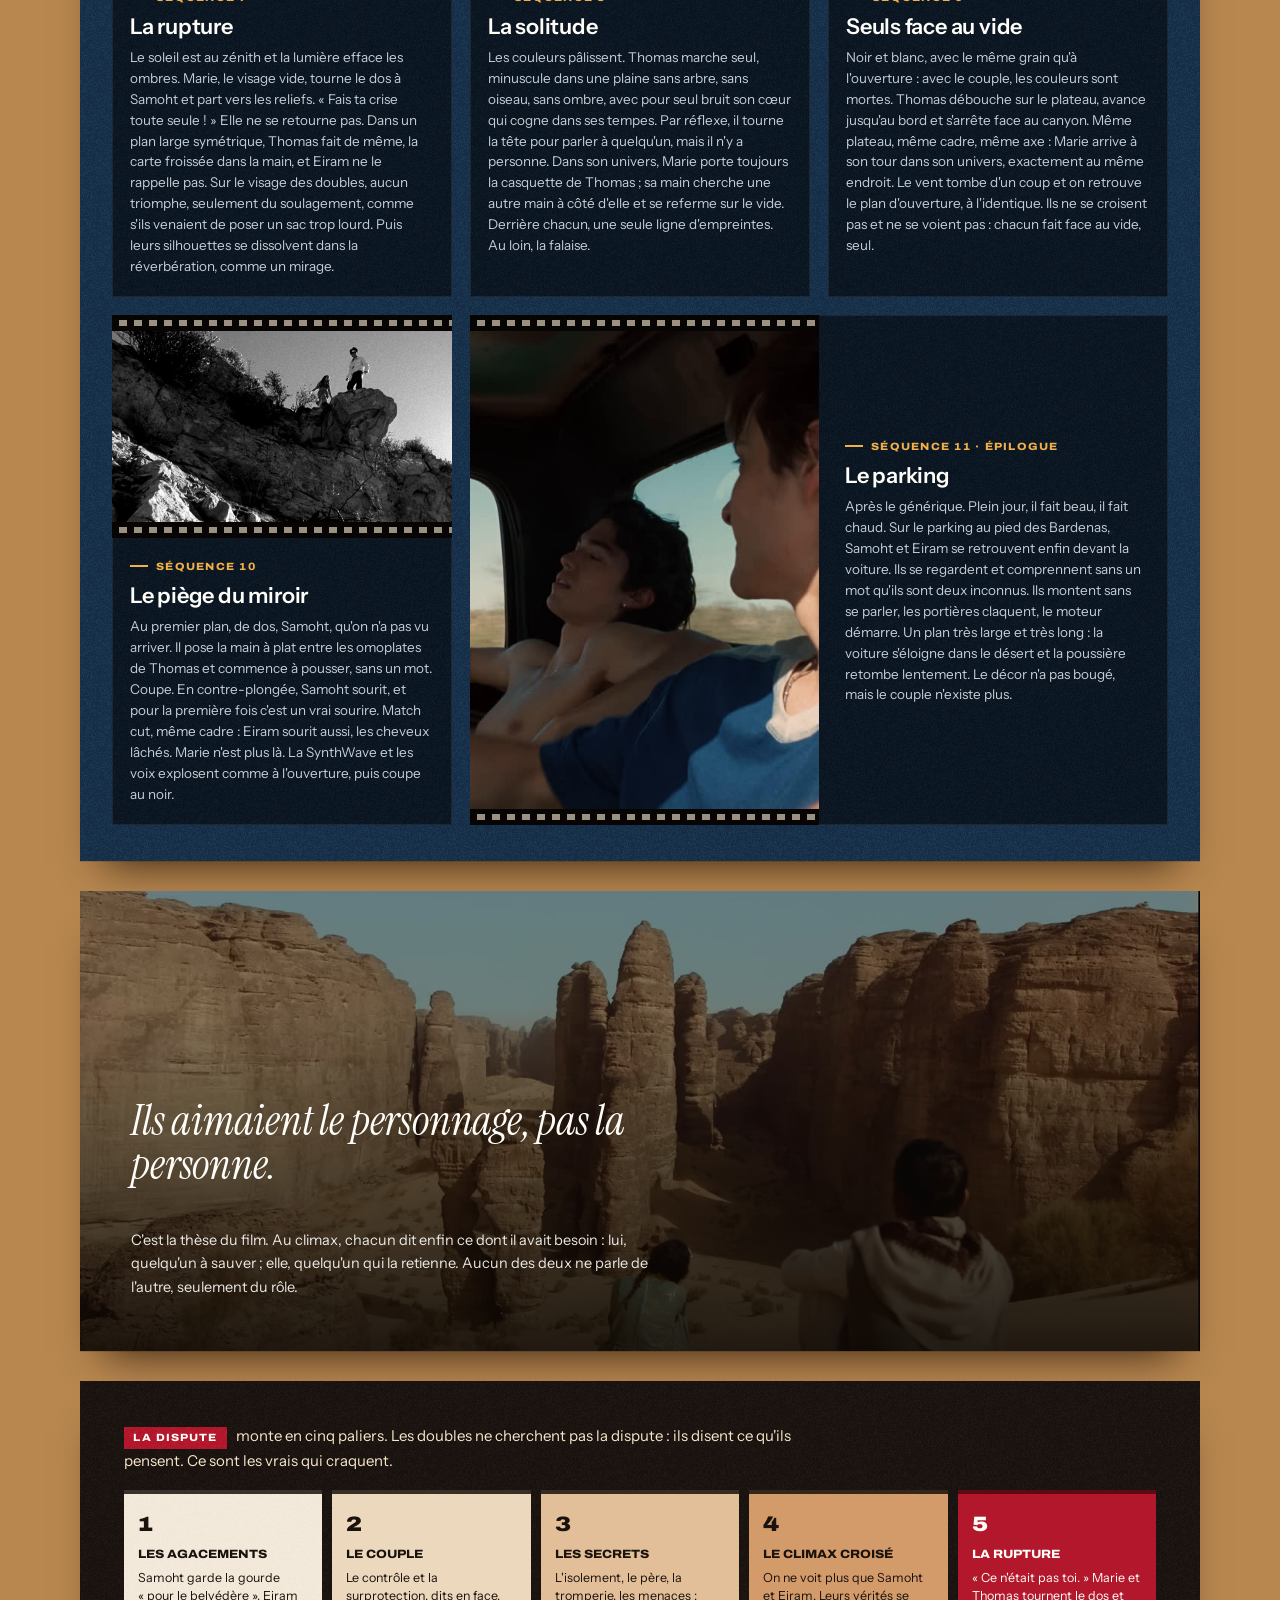
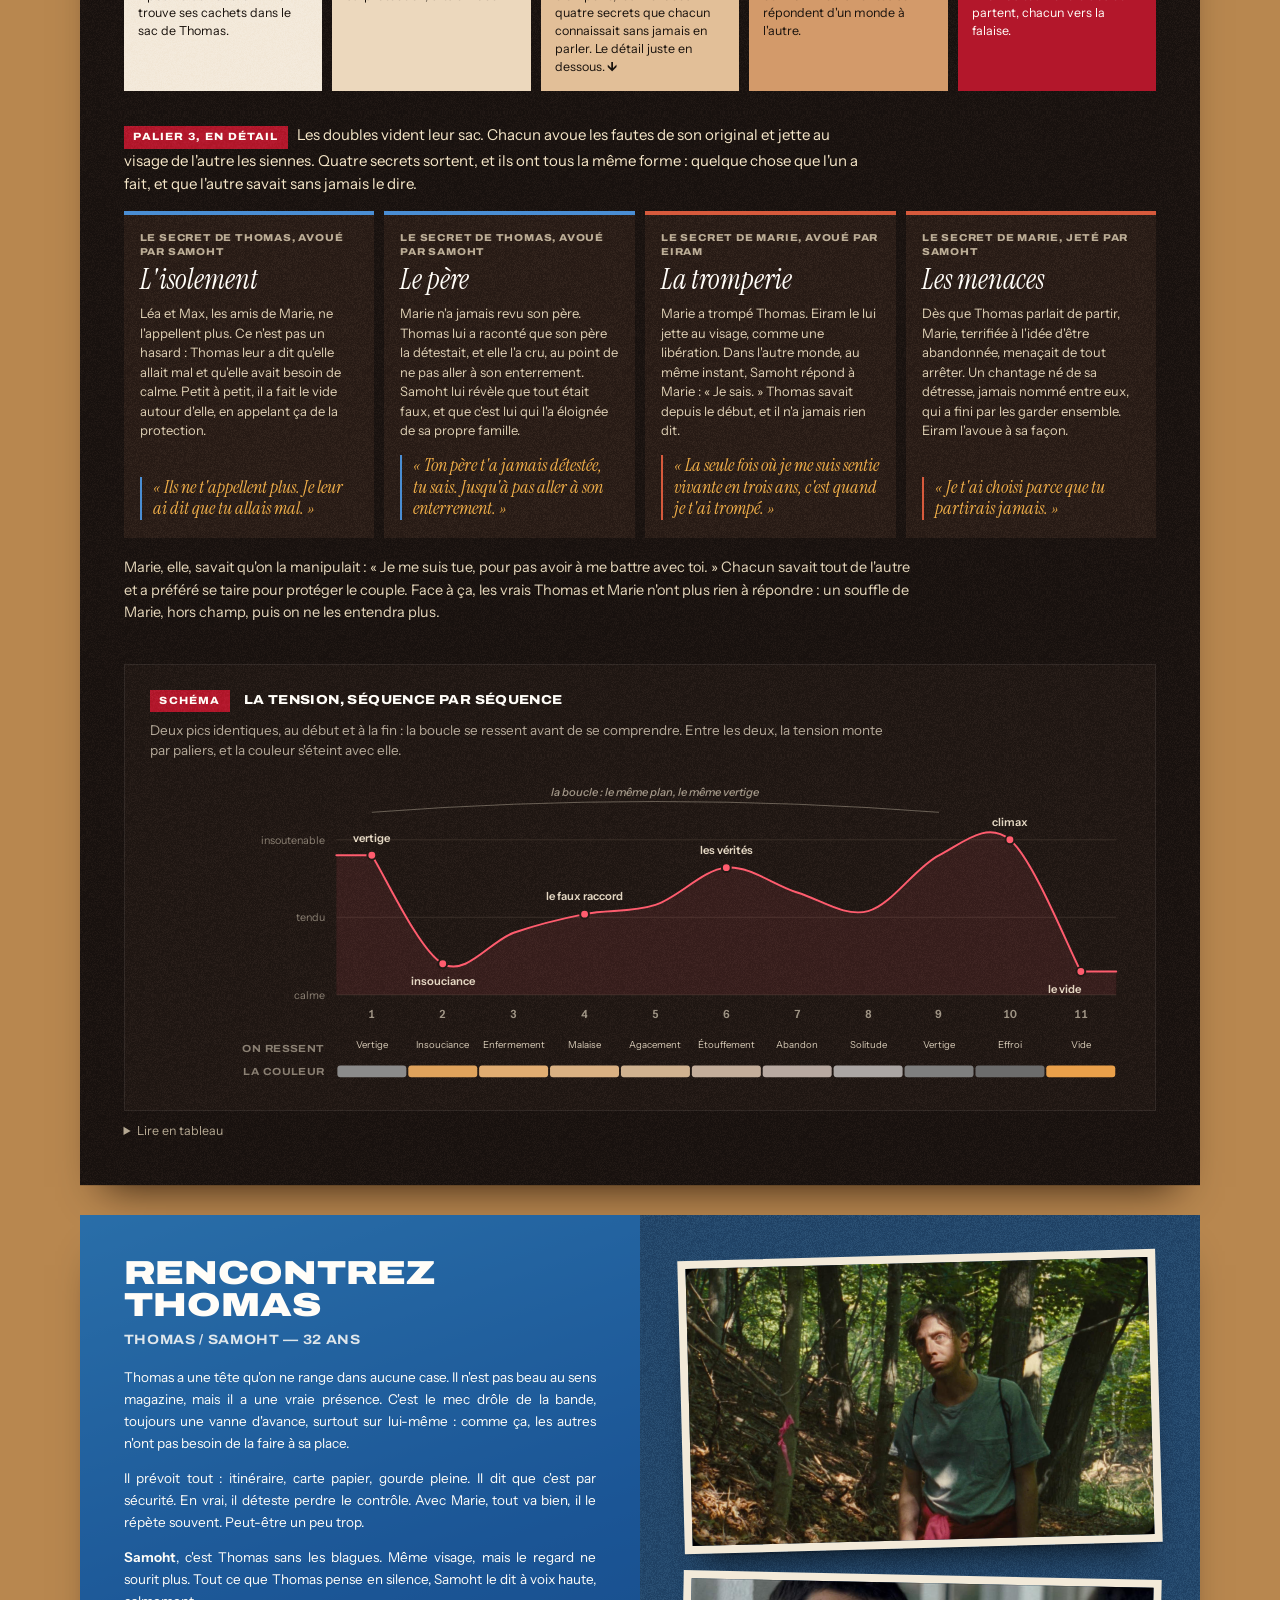
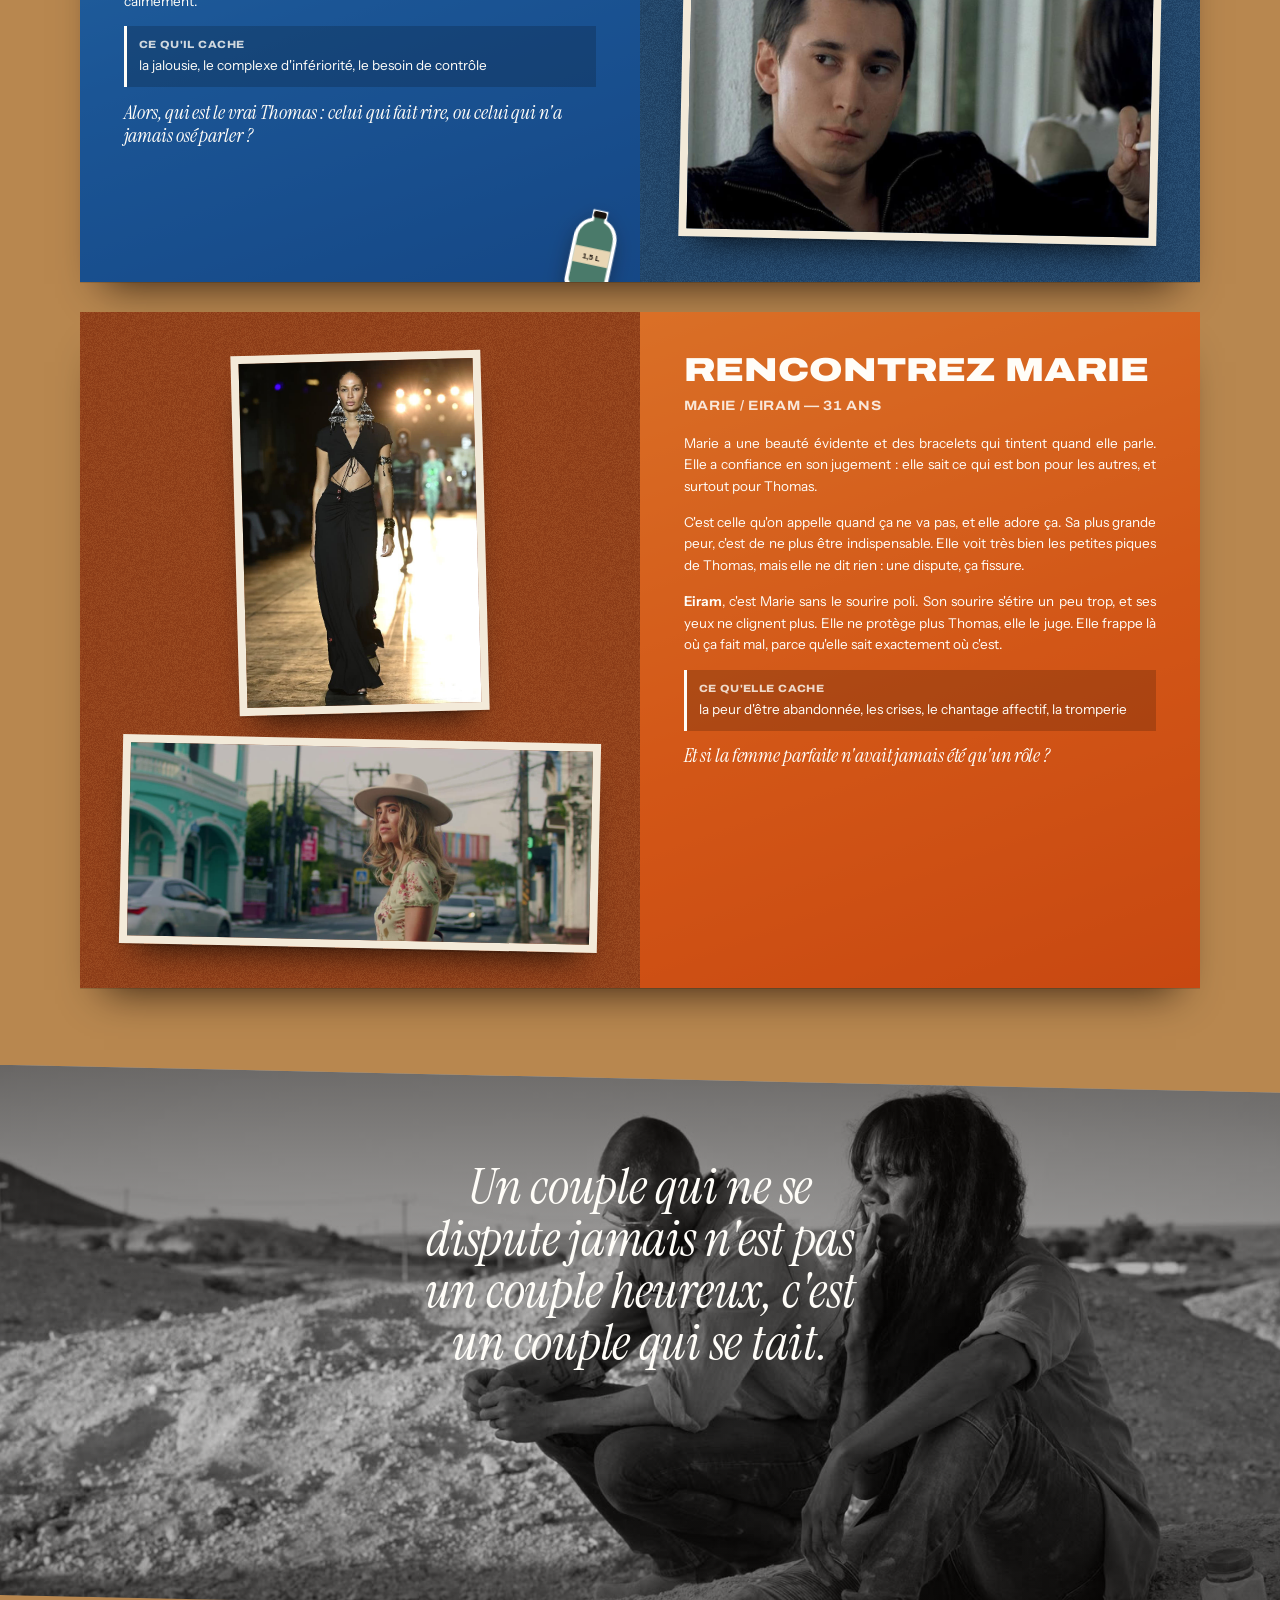
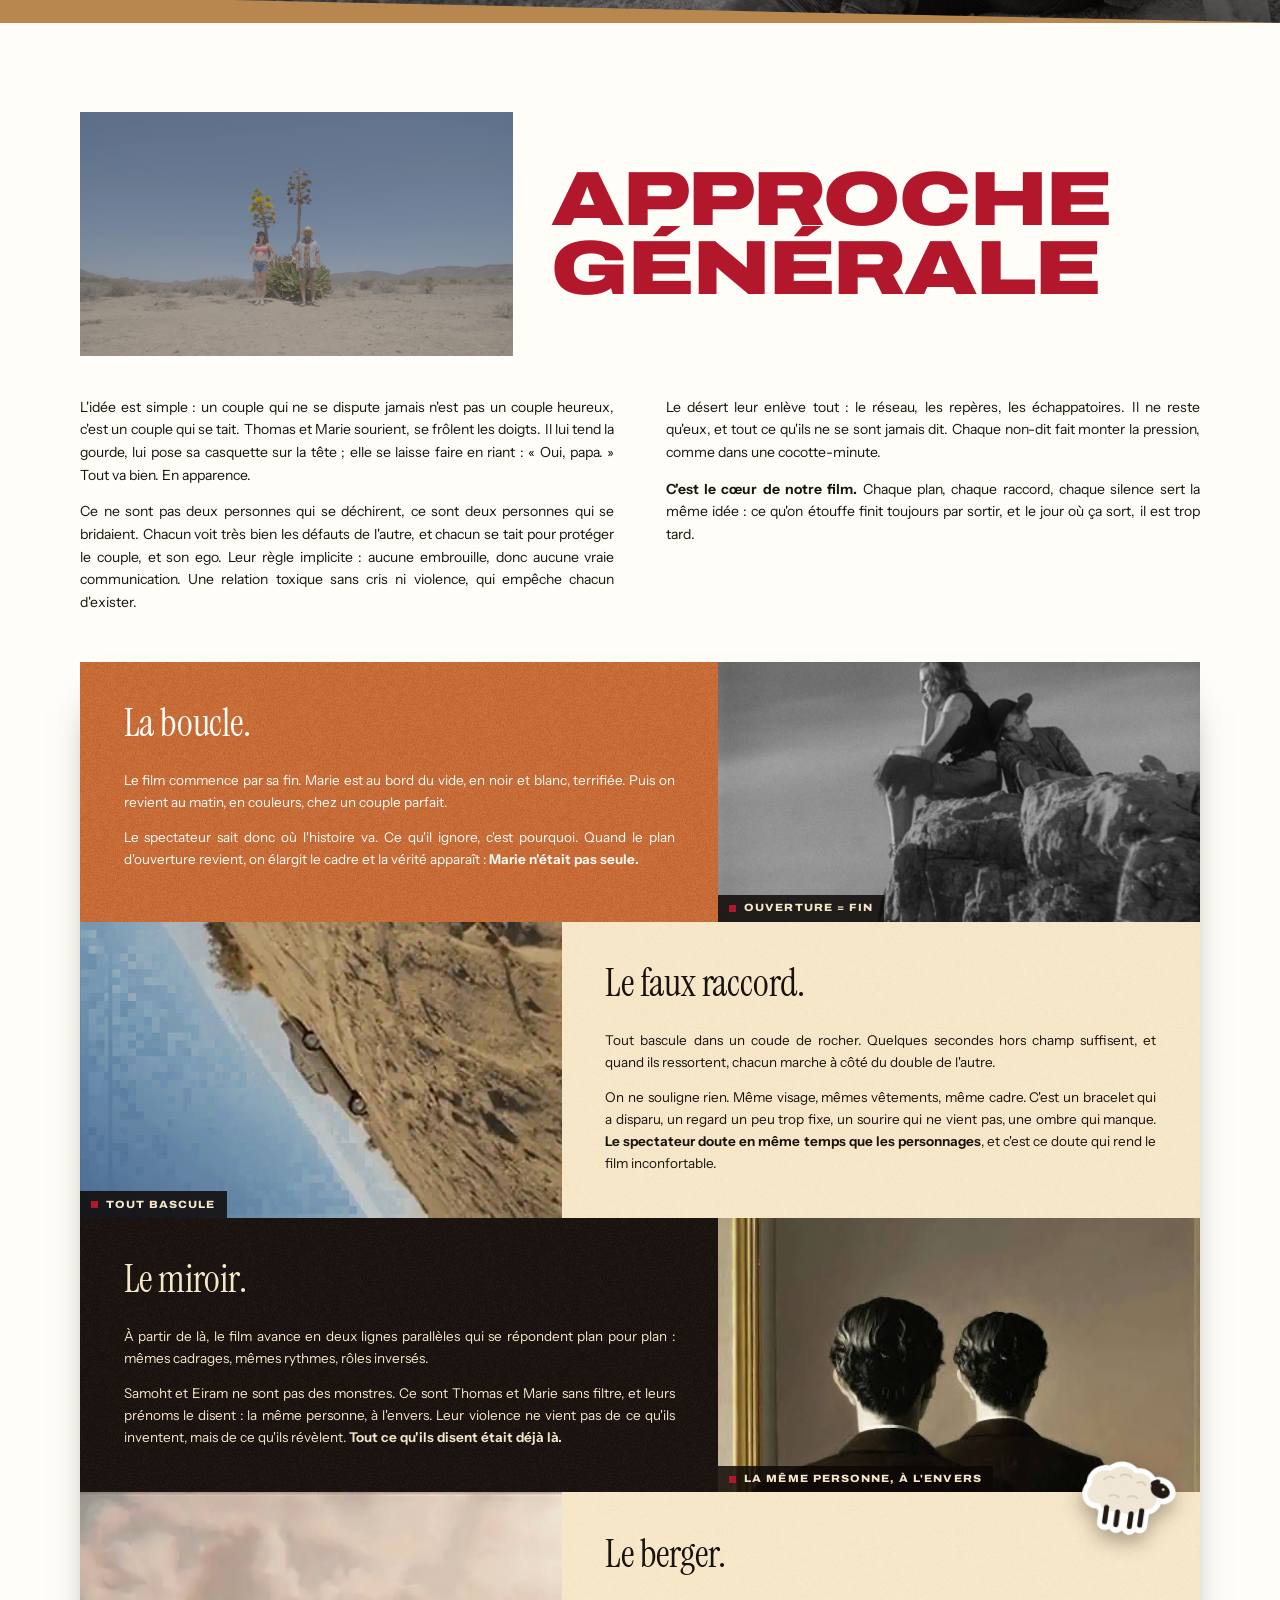
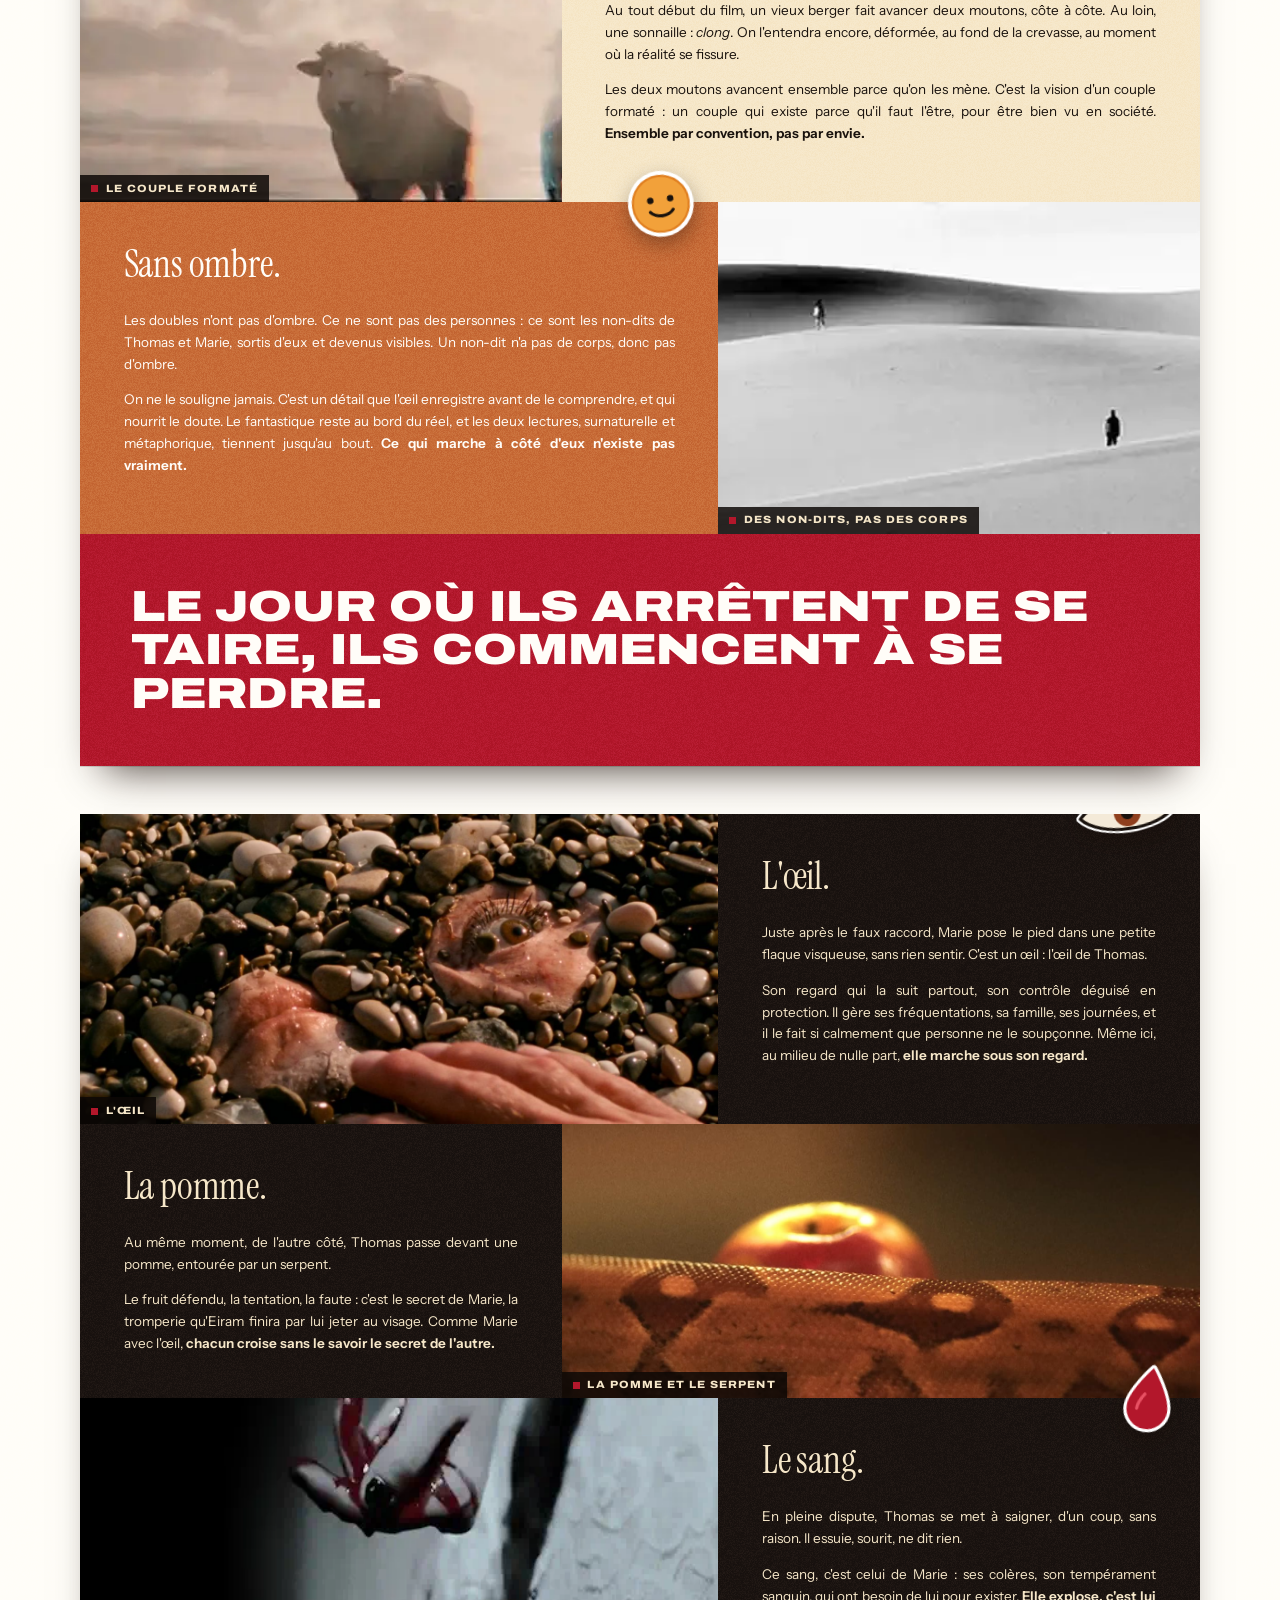
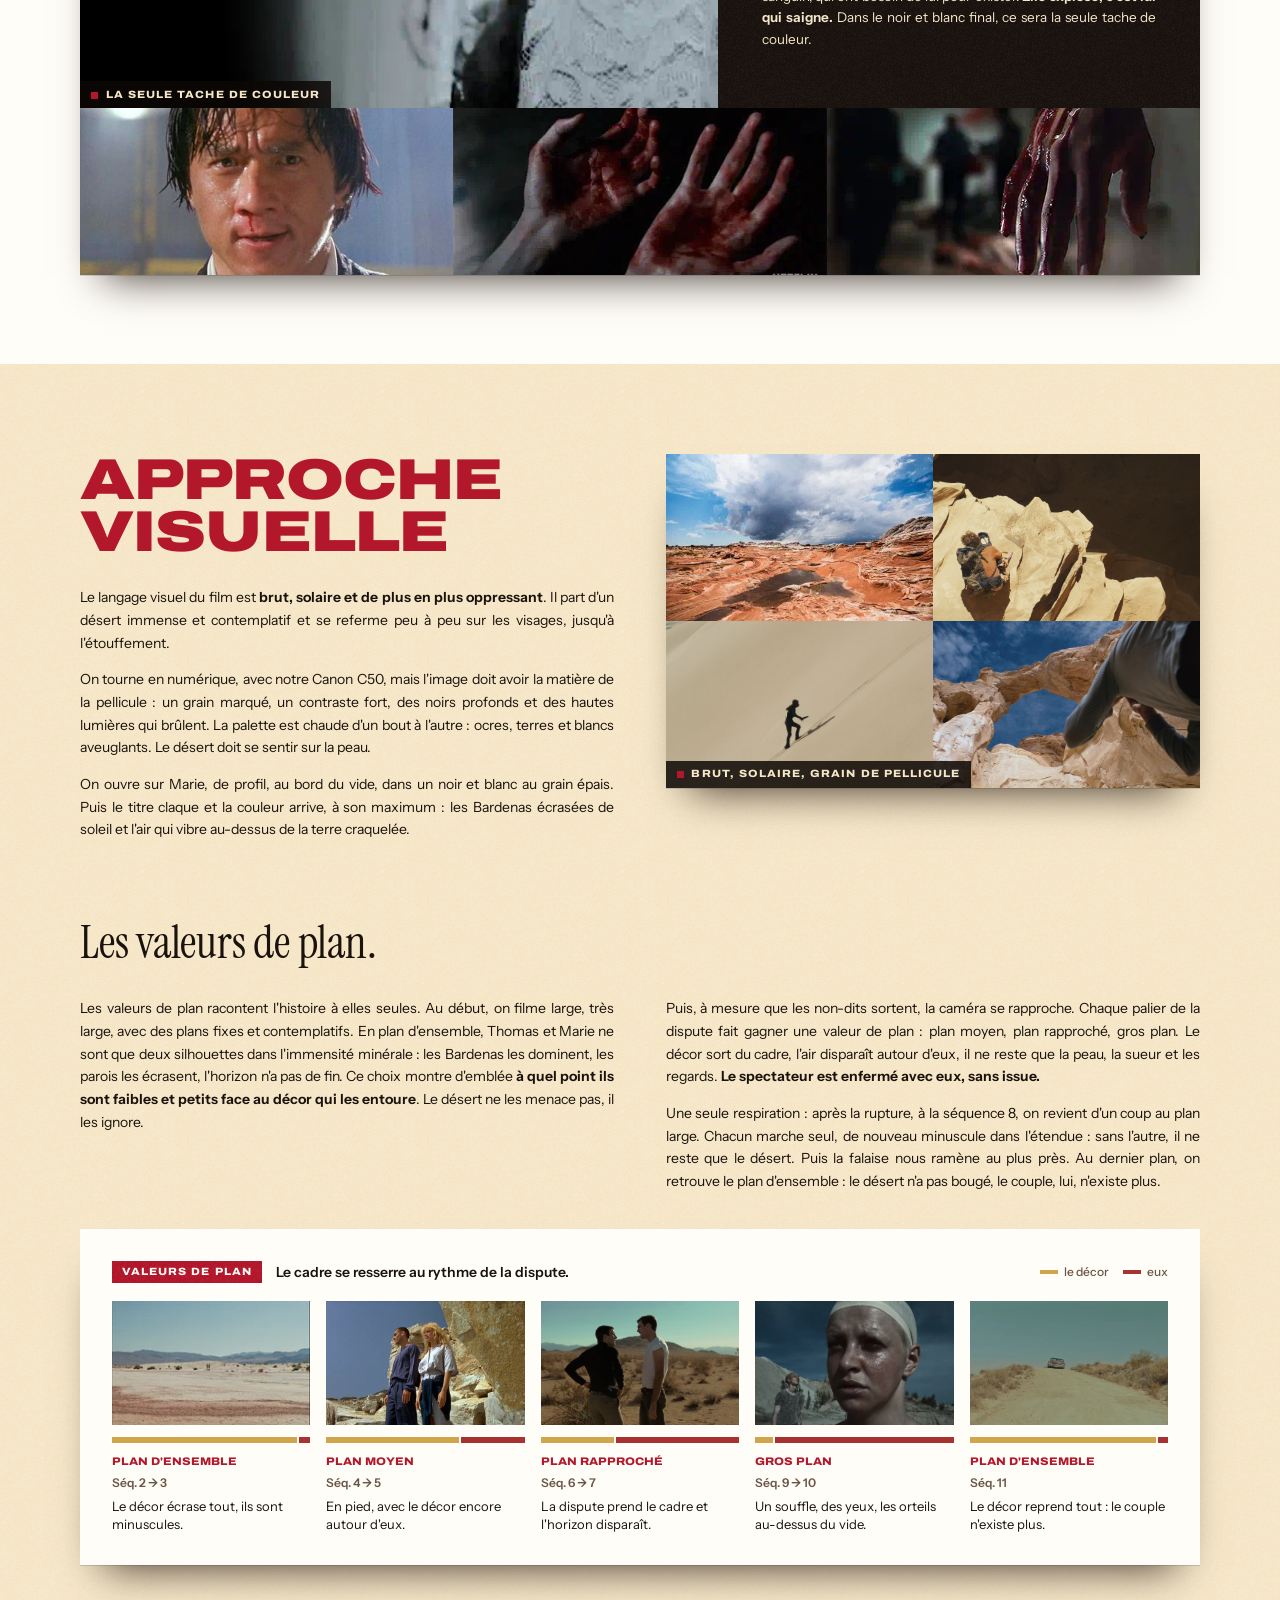
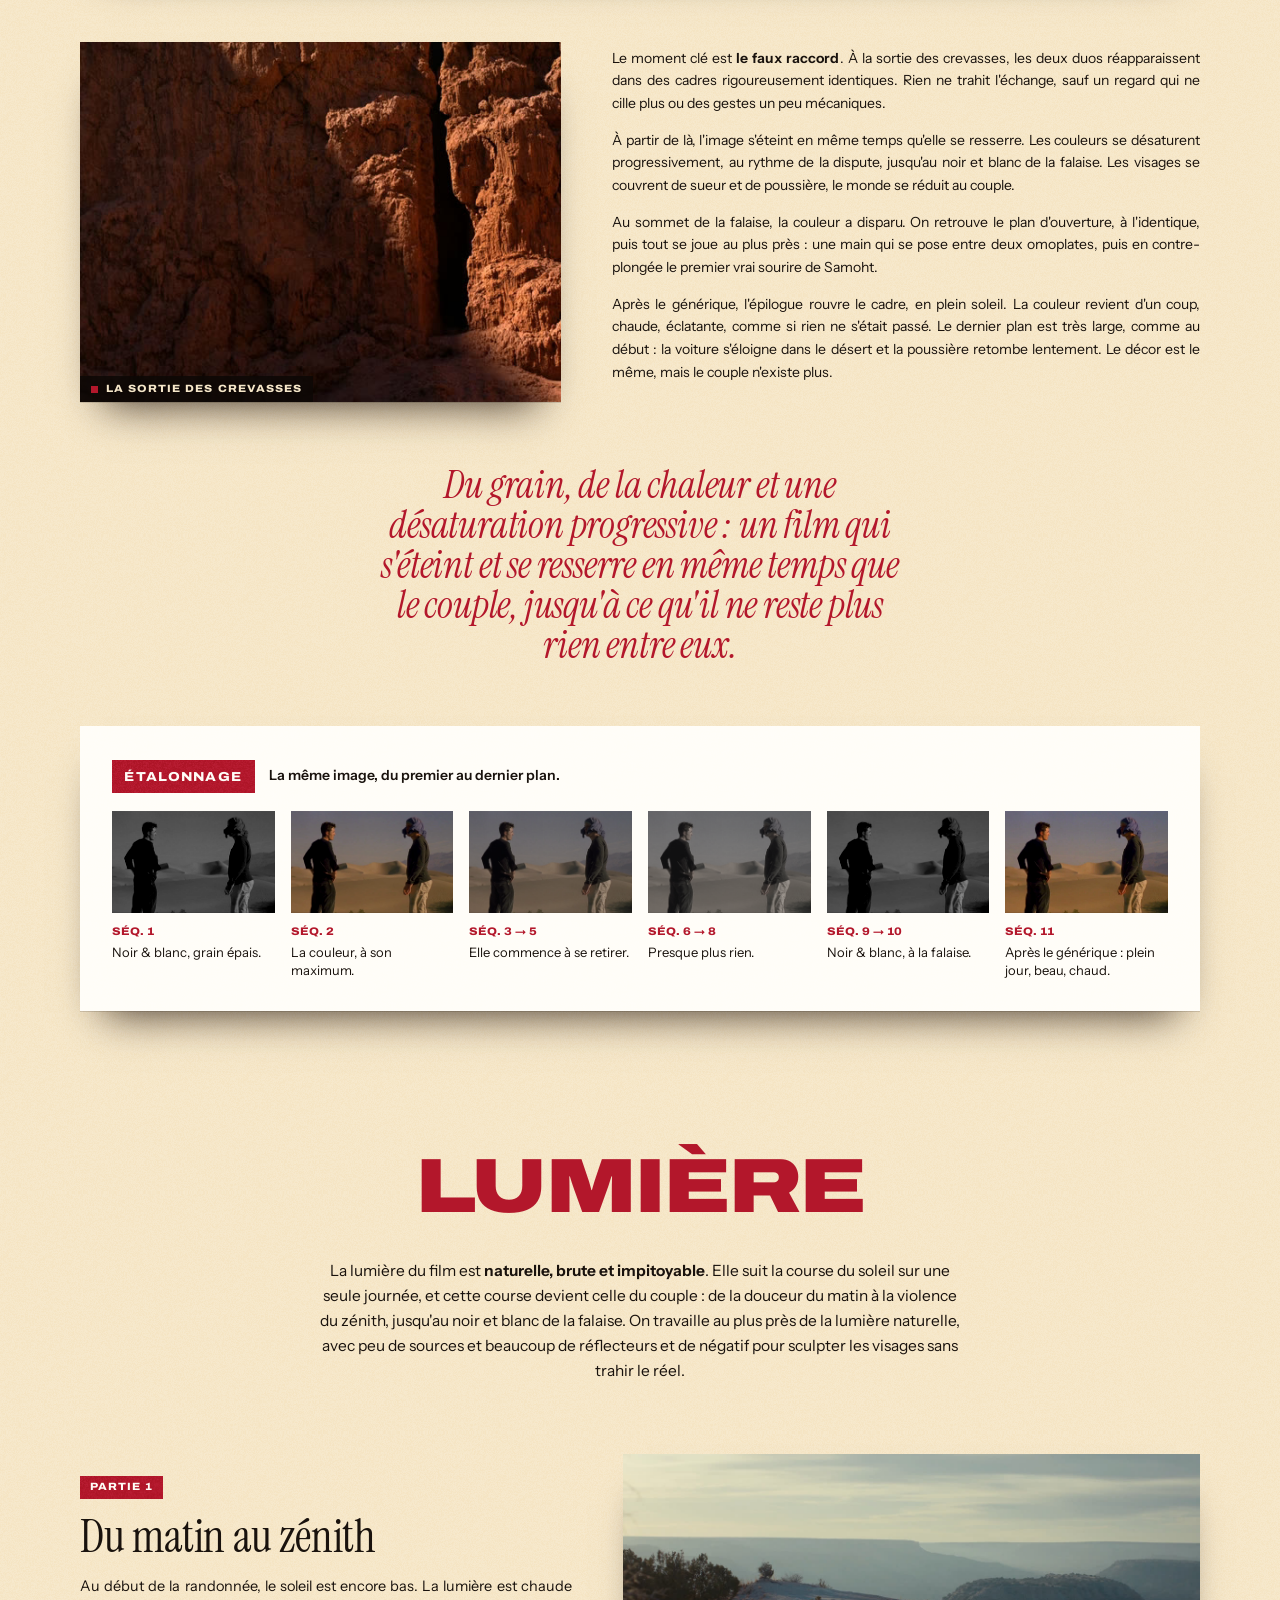
<file: les-barreaux-de-sable/index.html>
<!doctype html>
<html lang="fr">
<head>
  <meta charset="utf-8">
  <meta name="viewport" content="width=device-width, initial-scale=1">
  <title>Les Barreaux de Sable — traitement</title>
  <!-- Page privée : accessible uniquement par lien direct, jamais indexée -->
  <meta name="robots" content="noindex, nofollow, noarchive, nosnippet">
  <meta name="theme-color" content="#0d0a08">
  <link rel="icon" href="../assets/logo/favicon.svg" type="image/svg+xml">
  <link rel="preconnect" href="https://fonts.googleapis.com">
  <link rel="preconnect" href="https://fonts.gstatic.com" crossorigin>
  <link rel="stylesheet" href="https://fonts.googleapis.com/css2?family=Archivo:wdth,wght@62..125,100..900&family=Instrument+Sans:wdth,wght@75..100,400..700&family=Instrument+Serif:ital@0;1&display=swap">
  <link rel="stylesheet" href="treatment.css?v=22">
  <script>document.documentElement.classList.add('js');</script>
  <script src="treatment.js?v=21" defer></script>
</head>
<body>
  <div class="ground" aria-hidden="true"></div>
  <span class="progress" aria-hidden="true"><i></i></span>

  <!-- ===================== Autocollants ===================== -->
  <svg width="0" height="0" style="position:absolute" aria-hidden="true" focusable="false">
    <defs>
      <filter id="cold" color-interpolation-filters="sRGB">
        <feColorMatrix type="matrix" values="0.55 0.25 0.08 0 0  0.22 0.6 0.18 0 0.01  0.2 0.32 0.6 0 0.07  0 0 0 1 0"/>
      </filter>
      <g id="sheep-shape">
        <circle cx="52" cy="46" r="20"/><circle cx="74" cy="40" r="22"/><circle cx="98" cy="44" r="20"/>
        <circle cx="62" cy="64" r="18"/><circle cx="88" cy="64" r="19"/><circle cx="110" cy="58" r="15"/><circle cx="42" cy="60" r="14"/>
        <rect x="54" y="72" width="8" height="30" rx="4"/><rect x="70" y="76" width="8" height="28" rx="4"/>
        <rect x="88" y="76" width="8" height="28" rx="4"/><rect x="102" y="70" width="8" height="30" rx="4"/>
        <ellipse cx="128" cy="44" rx="15" ry="11" transform="rotate(18 128 44)"/>
      </g>
      <symbol id="sheep" viewBox="0 0 160 116">
        <use href="#sheep-shape" fill="#fff" stroke="#fff" stroke-width="14" stroke-linejoin="round"/>
        <g fill="#efe6d6">
          <circle cx="52" cy="46" r="20"/><circle cx="74" cy="40" r="22"/><circle cx="98" cy="44" r="20"/>
          <circle cx="62" cy="64" r="18"/><circle cx="88" cy="64" r="19"/><circle cx="110" cy="58" r="15"/><circle cx="42" cy="60" r="14"/>
        </g>
        <g fill="none" stroke="#d6c7ad" stroke-width="2.2"><path d="M48 40c4-6 10-7 15-4M70 32c5-5 12-5 17 0M94 38c5-3 10-2 13 2M58 62c5-4 11-4 15 0M84 60c5-4 11-4 15 0"/></g>
        <g fill="#231a14">
          <rect x="54" y="74" width="7" height="27" rx="3.5"/><rect x="70" y="78" width="7" height="25" rx="3.5"/>
          <rect x="89" y="78" width="7" height="25" rx="3.5"/><rect x="103" y="72" width="7" height="27" rx="3.5"/>
          <ellipse cx="128" cy="44" rx="14" ry="10" transform="rotate(18 128 44)"/>
          <ellipse cx="120" cy="34" rx="7" ry="3.5" transform="rotate(-30 120 34)"/>
        </g>
        <circle cx="132" cy="42" r="1.8" fill="#fff"/>
      </symbol>
      <symbol id="eye" viewBox="0 0 160 90">
        <path d="M6 45C34 12 126 12 154 45 126 78 34 78 6 45Z" fill="#fff" stroke="#fff" stroke-width="12" stroke-linejoin="round"/>
        <path d="M6 45C34 12 126 12 154 45 126 78 34 78 6 45Z" fill="#f4ead8" stroke="#19120d" stroke-width="5" stroke-linejoin="round"/>
        <circle cx="80" cy="45" r="21" fill="#8f3f1d"/><circle cx="80" cy="45" r="10" fill="#19120d"/><circle cx="86" cy="39" r="4" fill="#fff"/>
      </symbol>
      <symbol id="drop" viewBox="0 0 80 110">
        <path d="M40 6C40 6 8 46 8 70a32 32 0 0 0 64 0C72 46 40 6 40 6Z" fill="#fff" stroke="#fff" stroke-width="10" stroke-linejoin="round"/>
        <path d="M40 6C40 6 8 46 8 70a32 32 0 0 0 64 0C72 46 40 6 40 6Z" fill="#b3172b"/>
        <path d="M24 72c0-9 5-18 9-24" fill="none" stroke="#ff6a7b" stroke-width="5" stroke-linecap="round" opacity=".7"/>
      </symbol>
      <!-- Le soleil (le O de « Bonjour ») -->
      <symbol id="sun" viewBox="0 0 100 100">
        <circle cx="50" cy="50" r="46" fill="#fff"/>
        <circle cx="50" cy="50" r="39" fill="#f2a13a"/>
        <circle cx="50" cy="50" r="39" fill="none" stroke="#e07f20" stroke-width="3"/>
        <circle cx="36" cy="44" r="4.5" fill="#19120d"/><circle cx="64" cy="44" r="4.5" fill="#19120d"/>
        <path d="M34 60c8 9 24 9 32 0" fill="none" stroke="#19120d" stroke-width="4.5" stroke-linecap="round"/>
      </symbol>
      <!-- Le téléphone sans réseau -->
      <symbol id="phone" viewBox="0 0 90 140">
        <rect x="6" y="6" width="78" height="128" rx="16" fill="#fff"/>
        <rect x="12" y="12" width="66" height="116" rx="12" fill="#19120d"/>
        <rect x="18" y="26" width="54" height="88" rx="6" fill="#2b3f52"/>
        <g fill="#5d7489"><rect x="26" y="78" width="7" height="8" rx="1.5"/><rect x="37" y="72" width="7" height="14" rx="1.5"/><rect x="48" y="66" width="7" height="20" rx="1.5"/><rect x="59" y="60" width="7" height="26" rx="1.5"/></g>
        <path d="M24 56l44 36M68 56L24 92" stroke="#ff5c6e" stroke-width="6" stroke-linecap="round"/>
        <text x="45" y="47" fill="#fff" font-family="Arial, sans-serif" font-weight="700" font-size="11" text-anchor="middle">0 barre</text>
      </symbol>
      <!-- La gourde de Thomas -->
      <symbol id="flask" viewBox="0 0 80 140">
        <path d="M28 6h24v14c14 6 22 18 22 34v66c0 8-6 14-14 14H20c-8 0-14-6-14-14V54c0-16 8-28 22-34z" fill="#fff"/>
        <path d="M32 12h16v12c13 5 20 16 20 30v64c0 5-4 9-9 9H21c-5 0-9-4-9-9V54c0-14 7-25 20-30z" fill="#4a7a6a"/>
        <rect x="30" y="8" width="20" height="10" rx="3" fill="#19120d"/>
        <rect x="12" y="66" width="56" height="26" fill="#e9d6b4"/>
        <text x="40" y="84" fill="#19120d" font-family="Arial, sans-serif" font-weight="800" font-size="12" text-anchor="middle">1,5 L</text>
      </symbol>
    </defs>
  </svg>

  <!-- ===================== OUVERTURE ===================== -->
  <header class="intro" id="top">
    <img class="ref intro__bg" src="img/ref/hero.webp" alt="" fetchpriority="high" decoding="async">
    <i class="cross" style="--x:22%;--y:30%" aria-hidden="true"></i>
    <i class="cross cross--red" style="--x:74%;--y:62%" aria-hidden="true"></i>
    <i class="cross" style="--x:31%;--y:72%" aria-hidden="true"></i>
    <div class="intro__inner">
      <h1 class="intro__title">Les Barreaux<br>de Sable</h1>
      <span class="intro__tag">un thriller psychologique</span>
      <p class="intro__by">traitement par Alex Roho, Kevin Roussel, Alan Cloarec &amp; Cédric Gallo</p>
      <p class="intro__school">Sup de Pub · 2026–2027 <a class="logo-box" href="../" aria-label="BORDZZ"><span class="logo-mark"></span></a></p>
      <p class="intro__more"><a class="doc-btn" href="depouillement.html">Le dépouillement<span aria-hidden="true">→</span></a></p>
    </div>
  </header>

  <div class="ticker" aria-hidden="true"><div class="ticker__track"><span>Les Barreaux de Sable — un couple — un désert — un labyrinthe — arrêter de se taire — commencer à se perdre — Bardenas Reales — </span><span>Les Barreaux de Sable — un couple — un désert — un labyrinthe — arrêter de se taire — commencer à se perdre — Bardenas Reales — </span></div></div>

  <main>

    <!-- ===================== BONJOUR ===================== -->
    <section class="on-ground hello" id="bonjour" data-chapter="Bonjour" aria-labelledby="t-bonjour">
      <div class="hello__top">
        <h2 class="hello__word" id="t-bonjour" aria-label="Bonjour">B<svg class="hello__sun" aria-hidden="true"><use href="#sun"/></svg>NJOUR</h2>
        <figure class="frame frame--terra hello__frame"><img class="ref pos-sun" src="img/ref/dune-sun.jpg" alt="" loading="lazy"></figure>
      </div>
      <div class="panel panel--cream hello__letter">
        <div class="hello__cols">
          <div class="hello__text">
            <p>Il y a quelques mois, une question nous est tombée dessus et ne nous a plus lâchés&nbsp;: <strong>que reste-t-il d'un couple quand chacun arrête enfin de se taire&nbsp;?</strong></p>
            <p>Elle est devenue un couple, un désert, un labyrinthe de roche… et <em>Les Barreaux de Sable</em>. Ce traitement raconte le film, mais surtout ce qu'on y met&nbsp;: pourquoi chaque séquence, chaque lumière, chaque silence.</p>
            <p>On vous emmène dans les Bardenas. Prenez de l'eau.</p>
          </div>
          <dl class="facts">
            <div><dt>Format</dt><dd>Court métrage de fiction</dd></div>
            <div><dt>Genre</dt><dd>Thriller psychologique, fantastique</dd></div>
            <div><dt>Durée</dt><dd>Environ 15 minutes</dd></div>
            <div><dt>Structure</dt><dd>Onze séquences, une journée, une boucle</dd></div>
            <div><dt>Décor</dt><dd>Bardenas Reales, Navarre</dd></div>
            <div><dt>Écrit par</dt><dd>Alex Roho, Kevin Roussel, Alan Cloarec &amp; Cédric Gallo</dd></div>
            <div><dt>École</dt><dd>Sup de Pub, 2026–2027</dd></div>
          </dl>
        </div>
        <div class="strip" aria-hidden="true">
          <img class="ref" src="img/ref/dunes.webp" alt="" loading="lazy">
          <img class="ref" src="img/ref/shepherd-old.webp" alt="" loading="lazy">
          <img class="ref" src="img/ref/scorpion.webp" alt="" loading="lazy">
          <img class="ref" src="img/ref/canyon-aerial.webp" alt="" loading="lazy">
        </div>
      </div>

      <div class="panel panel--cream says">
        <figure class="says__img"><img class="pos-sand" src="img/ref/couple-sand.jpg" alt="Un couple assis dans le sable, serré l'un contre l'autre, au milieu de traces de pas" width="1280" height="694" loading="lazy"></figure>
        <div class="says__text">
          <p class="says__big">Que reste-t-il d'un couple quand chacun arrête enfin de se taire&nbsp;?</p>
          <p>Au cœur d'un désert écrasant de chaleur, une randonnée vire au cauchemar lorsqu'un jeune couple se perd dans un labyrinthe de crevasses.</p>
          <p>À leur sortie, ils pensent s'être retrouvés, ignorant que la réalité s'est fissurée&nbsp;: chacun marche désormais aux côtés du double de l'autre. Prisonniers d'un jeu de miroirs où les tensions explosent, <strong>jusqu'où iront-ils avant de comprendre que l'être qu'ils aiment n'est plus là&nbsp;?</strong></p>
        </div>
        <svg class="sticker sticker--phone" aria-hidden="true"><use href="#phone"/></svg>
      </div>
    </section>

    <!-- ===================== LE FILM ===================== -->
    <section class="on-ground film" id="film" data-chapter="Le film" aria-labelledby="t-film">
      <div class="film__top">
        <h2 class="pill-title" id="t-film">Le film</h2>
        <figure class="frame frame--sky film__frame"><img src="img/ref/dune-couple.jpg" alt="Un couple qui marche côte à côte dans les dunes, vu de dos" width="1200" height="676" loading="lazy"></figure>
        <svg class="sticker sticker--eye-top" aria-hidden="true"><use href="#eye"/></svg>
      </div>
      <div class="panel panel--blue film__panel">
        <div class="film__head"><p class="film__dur"><span>Durée</span><b>≈ 15 min</b></p><h3 class="film__part">Onze séquences</h3><p>Une journée, une boucle. Le film commence par sa fin, puis remonte le temps jusqu'à elle.</p></div>
        <div class="seqs">
          <article class="seq"><figure><img class="ref pos-top" src="img/ref/bw-edge.jpg" alt="" loading="lazy"></figure><div class="seq__text"><span class="seq__n">Séquence 1</span><h4>Au bord du vide</h4><p>Noir et blanc, grain argentique épais, ombres très dures, silence absolu. Marie, de profil, au bord d'une falaise taillée comme une lame au-dessus du canyon. Sa mâchoire tremble, ses yeux sont injectés de sang, ses orteils dépassent déjà dans le vide. De petits cailloux se détachent et tombent au ralenti. Elle ferme les yeux et bloque sa respiration. Une SynthWave sourde monte du ravin, mêlée à des dizaines de voix étouffées, jusqu'à saturer l'espace. Coupe brutale au noir.</p></div></article>
          <article class="seq"><figure><img class="ref" src="img/ref/shepherd.webp" alt="" loading="lazy"></figure><div class="seq__text"><span class="seq__n">Séquence 2</span><h4>Rayés de la carte</h4><p>Le titre claque sur une explosion sourde et la couleur arrive, écrasée de soleil. Un vieux berger fait avancer deux moutons côte à côte. Plus loin, Thomas et Marie, un couple de carte postale aux sourires tenus une seconde de trop. «&nbsp;Zéro barre. On est officiellement rayés de la carte.&nbsp;» Il lui tend la gourde, lui conseille de dénouer son t-shirt, lui pose sa casquette sur la tête. «&nbsp;Oui, papa.&nbsp;» Au fond de son sac à lui, les cachets de Marie. Une crevasse les attire, comme un appel.</p></div></article>
          <article class="seq"><figure><img class="ref" src="img/ref/canyon-split.jpg" alt="" loading="lazy"></figure><div class="seq__text"><span class="seq__n">Séquence 3</span><h4>Le labyrinthe</h4><p>Ils s'engagent dans une faille étroite de roche jaune où le vent se coupe à chaque relief et où chaque voix rebondit sur les parois. Le sentier fait un coude à angle droit&nbsp;: Thomas passe l'angle et disparaît. Le passage se divise, Marie sort par la droite. Chacun de son côté sent le même vertige, entend le même bourdonnement pendant deux secondes, avec au fond la même sonnaille déformée. Puis plus rien. Chacun marche vers une trouée de lumière blanche, sans savoir que la réalité vient de se fissurer.</p></div></article>
          <article class="seq"><figure><img class="ref" src="img/ref/double.jpg" alt="" loading="lazy"></figure><div class="seq__text"><span class="seq__n">Séquence 4</span><h4>Le faux raccord</h4><p>Deux sorties, deux cadres identiques. Marie retrouve Thomas de dos, les manches boutonnées, sans son bracelet. Il se retourne sans sourire&nbsp;: c'est Samoht, le double de Thomas. «&nbsp;On a onze minutes de retard sur ce qu'on avait dit.&nbsp;» De l'autre côté, Thomas retrouve Marie pieds nus au soleil, sans casquette et sans bracelets&nbsp;: c'est Eiram, le double de Marie, qui rit trop fort et trop vite. En marchant, Marie pose le pied sur un œil sans le sentir. Thomas, lui, passe devant une pomme et un serpent.</p></div></article>
          <article class="seq"><figure><img class="ref" src="img/ref/heat-pair.jpg" alt="" loading="lazy"></figure><div class="seq__text"><span class="seq__n">Séquence 5</span><h4>Les frottements</h4><p>Montage en miroir, les deux duos en parallèle. Eiram saute de rocher en rocher, loin du sentier, et trouve ses cachets dans le sac de Thomas&nbsp;: «&nbsp;Je suis pas ta patiente.&nbsp;» Samoht garde la gourde «&nbsp;pour le belvédère&nbsp;» et fait remarquer à Marie qu'elle regarde souvent l'heure, «&nbsp;surtout le soir&nbsp;». Eiram rappelle à Thomas qu'elle ne choisit jamais rien, ni le resto ni les vacances. Samoht demande à Marie quand ses amis l'ont appelée pour la dernière fois. Elle ne trouve pas.</p></div></article>
          <article class="seq"><figure><img class="ref" src="img/ref/face-to-face.webp" alt="" loading="lazy"></figure><div class="seq__text"><span class="seq__n">Séquence 6</span><h4>L'escalade</h4><p>Le montage s'accélère et les plans se resserrent sur des visages couverts de sueur. Samoht à Marie&nbsp;: «&nbsp;Sans moi, tu serais où&nbsp;?&nbsp;» Eiram à Thomas&nbsp;: «&nbsp;Tu me protèges de tout. C'est une prison.&nbsp;» Thomas finit par crier, pour la première fois. Puis on ne voit plus que les doubles, qui se répondent d'un monde à l'autre et sortent les secrets un à un, pendant que les vrais se taisent. Jusqu'aux dernières répliques&nbsp;: «&nbsp;J'avais besoin de quelqu'un à sauver.&nbsp;» «&nbsp;Ce n'était pas toi.&nbsp;»</p></div></article>
          <article class="seq"><figure><img class="ref" src="img/ref/mirage-walk.jpg" alt="" loading="lazy"></figure><div class="seq__text"><span class="seq__n">Séquence 7</span><h4>La rupture</h4><p>Le soleil est au zénith et la lumière efface les ombres. Marie, le visage vide, tourne le dos à Samoht et part vers les reliefs. «&nbsp;Fais ta crise toute seule&nbsp;!&nbsp;» Elle ne se retourne pas. Dans un plan large symétrique, Thomas fait de même, la carte froissée dans la main, et Eiram ne le rappelle pas. Sur le visage des doubles, aucun triomphe, seulement du soulagement, comme s'ils venaient de poser un sac trop lourd. Puis leurs silhouettes se dissolvent dans la réverbération, comme un mirage.</p></div></article>
          <article class="seq"><figure><img class="ref" src="img/ref/footprints.jpg" alt="" loading="lazy"></figure><div class="seq__text"><span class="seq__n">Séquence 8</span><h4>La solitude</h4><p>Les couleurs pâlissent. Thomas marche seul, minuscule dans une plaine sans arbre, sans oiseau, sans ombre, avec pour seul bruit son cœur qui cogne dans ses tempes. Par réflexe, il tourne la tête pour parler à quelqu'un, mais il n'y a personne. Dans son univers, Marie porte toujours la casquette de Thomas&nbsp;; sa main cherche une autre main à côté d'elle et se referme sur le vide. Derrière chacun, une seule ligne d'empreintes. Au loin, la falaise.</p></div></article>
          <article class="seq"><figure><img class="ref" src="img/ref/bw-apart.webp" alt="" loading="lazy"></figure><div class="seq__text"><span class="seq__n">Séquence 9</span><h4>Seuls face au vide</h4><p>Noir et blanc, avec le même grain qu'à l'ouverture&nbsp;: avec le couple, les couleurs sont mortes. Thomas débouche sur le plateau, avance jusqu'au bord et s'arrête face au canyon. Même plateau, même cadre, même axe&nbsp;: Marie arrive à son tour dans son univers, exactement au même endroit. Le vent tombe d'un coup et on retrouve le plan d'ouverture, à l'identique. Ils ne se croisent pas et ne se voient pas&nbsp;: chacun fait face au vide, seul.</p></div></article>
          <article class="seq"><figure><img class="ref" src="img/ref/bw-push.jpg" alt="" style="object-position: 84% 28%" loading="lazy"></figure><div class="seq__text"><span class="seq__n">Séquence 10</span><h4>Le piège du miroir</h4><p>Au premier plan, de dos, Samoht, qu'on n'a pas vu arriver. Il pose la main à plat entre les omoplates de Thomas et commence à pousser, sans un mot. Coupe. En contre-plongée, Samoht sourit, et pour la première fois c'est un vrai sourire. Match cut, même cadre&nbsp;: Eiram sourit aussi, les cheveux lâchés. Marie n'est plus là. La SynthWave et les voix explosent comme à l'ouverture, puis coupe au noir.</p></div></article>
          <article class="seq seq--epi"><figure><img src="img/ref/truck-cab.jpg" alt="" width="1200" height="630" loading="lazy"></figure><div class="seq__text"><span class="seq__n">Séquence 11 · Épilogue</span><h4>Le parking</h4><p>Après le générique. Plein jour, il fait beau, il fait chaud. Sur le parking au pied des Bardenas, Samoht et Eiram se retrouvent enfin devant la voiture. Ils se regardent et comprennent sans un mot qu'ils sont deux inconnus. Ils montent sans se parler, les portières claquent, le moteur démarre. Un plan très large et très long&nbsp;: la voiture s'éloigne dans le désert et la poussière retombe lentement. Le décor n'a pas bougé, mais le couple n'existe plus.</p></div></article>
        </div>
      </div>

      <div class="panel panel--image film__thesis">
        <img class="pos-apart" src="img/ref/rocks-apart.jpg" alt="" width="1600" height="900" loading="lazy">
        <div class="film__thesis-text">
          <p class="says__big">Ils aimaient le personnage, pas la personne.</p>
          <p>C'est la thèse du film. Au climax, chacun dit enfin ce dont il avait besoin&nbsp;: lui, quelqu'un à sauver&nbsp;; elle, quelqu'un qui la retienne. Aucun des deux ne parle de l'autre, seulement du rôle.</p>
        </div>
      </div>

      <div class="panel panel--night film__curve">
        <p class="steps__title"><span class="pill pill--red">La dispute</span> monte en cinq paliers. Les doubles ne cherchent pas la dispute&nbsp;: ils disent ce qu'ils pensent. Ce sont les vrais qui craquent.</p>
        <ol class="steps">
          <li><b>1</b><h4>Les agacements</h4><p>Samoht garde la gourde «&nbsp;pour le belvédère&nbsp;». Eiram trouve ses cachets dans le sac de Thomas.</p></li>
          <li><b>2</b><h4>Le couple</h4><p>Le contrôle et la surprotection, dits en face.</p></li>
          <li><b>3</b><h4>Les secrets</h4><p>L'isolement, le père, la tromperie, les menaces&nbsp;: quatre secrets que chacun connaissait sans jamais en parler. Le détail juste en dessous.</p></li>
          <li><b>4</b><h4>Le climax croisé</h4><p>On ne voit plus que Samoht et Eiram. Leurs vérités se répondent d'un monde à l'autre.</p></li>
          <li><b>5</b><h4>La rupture</h4><p>«&nbsp;Ce n'était pas toi.&nbsp;» Marie et Thomas tournent le dos et partent, chacun vers la falaise.</p></li>
        </ol>
        <div class="secrets">
          <p class="secrets__lead"><span class="pill pill--red">Palier 3, en détail</span> Les doubles vident leur sac. Chacun avoue les fautes de son original et jette au visage de l'autre les siennes. Quatre secrets sortent, et ils ont tous la même forme&nbsp;: quelque chose que l'un a fait, et que l'autre savait sans jamais le dire.</p>
          <ul class="secrets__list">
            <li class="secrets--thomas"><span class="secrets__who">Le secret de Thomas, avoué par Samoht</span><h5>L'isolement</h5><p>Léa et Max, les amis de Marie, ne l'appellent plus. Ce n'est pas un hasard&nbsp;: Thomas leur a dit qu'elle allait mal et qu'elle avait besoin de calme. Petit à petit, il a fait le vide autour d'elle, en appelant ça de la protection.</p><q>Ils ne t'appellent plus. Je leur ai dit que tu allais mal.</q></li>
            <li class="secrets--thomas"><span class="secrets__who">Le secret de Thomas, avoué par Samoht</span><h5>Le père</h5><p>Marie n'a jamais revu son père. Thomas lui a raconté que son père la détestait, et elle l'a cru, au point de ne pas aller à son enterrement. Samoht lui révèle que tout était faux, et que c'est lui qui l'a éloignée de sa propre famille.</p><q>Ton père t'a jamais détestée, tu sais. Jusqu'à pas aller à son enterrement.</q></li>
            <li class="secrets--marie"><span class="secrets__who">Le secret de Marie, avoué par Eiram</span><h5>La tromperie</h5><p>Marie a trompé Thomas. Eiram le lui jette au visage, comme une libération. Dans l'autre monde, au même instant, Samoht répond à Marie&nbsp;: «&nbsp;Je sais.&nbsp;» Thomas savait depuis le début, et il n'a jamais rien dit.</p><q>La seule fois où je me suis sentie vivante en trois ans, c'est quand je t'ai trompé.</q></li>
            <li class="secrets--marie"><span class="secrets__who">Le secret de Marie, jeté par Samoht</span><h5>Les menaces</h5><p>Dès que Thomas parlait de partir, Marie, terrifiée à l'idée d'être abandonnée, menaçait de tout arrêter. Un chantage né de sa détresse, jamais nommé entre eux, qui a fini par les garder ensemble. Eiram l'avoue à sa façon.</p><q>Je t'ai choisi parce que tu partirais jamais.</q></li>
          </ul>
          <p class="secrets__end">Marie, elle, savait qu'on la manipulait&nbsp;: «&nbsp;Je me suis tue, pour pas avoir à me battre avec toi.&nbsp;» Chacun savait tout de l'autre et a préféré se taire pour protéger le couple. Face à ça, les vrais Thomas et Marie n'ont plus rien à répondre&nbsp;: un souffle de Marie, hors champ, puis on ne les entendra plus.</p>
        </div>
        <figure class="schema" data-schema data-s0="Séquence 1 — Au bord du vide|Tension 9/10 · on ressent : vertige|Couleur : noir &amp; blanc" data-s1="Séquence 2 — Rayés de la carte|Tension 2/10 · on ressent : insouciance|Couleur : saturée" data-s2="Séquence 3 — Le labyrinthe|Tension 4/10 · on ressent : enfermement|Couleur : se retire" data-s3="Séquence 4 — Le faux raccord|Tension 5.2/10 · on ressent : malaise|Couleur : se retire" data-s4="Séquence 5 — Les frottements|Tension 5.8/10 · on ressent : agacement|Couleur : se retire" data-s5="Séquence 6 — L&#x27;escalade|Tension 8.2/10 · on ressent : étouffement|Couleur : pâlit" data-s6="Séquence 7 — La rupture|Tension 6.6/10 · on ressent : abandon|Couleur : pâlit" data-s7="Séquence 8 — La solitude|Tension 5.4/10 · on ressent : solitude|Couleur : presque grise" data-s8="Séquence 9 — Seuls face au vide|Tension 9/10 · on ressent : vertige|Couleur : noir &amp; blanc" data-s9="Séquence 10 — Le piège du miroir|Tension 10/10 · on ressent : effroi|Couleur : noir &amp; blanc" data-s10="Séquence 11 — Le parking|Tension 1.5/10 · on ressent : vide|Couleur : plein jour">
          <figcaption class="schema__head"><span class="pill pill--red">Schéma</span><b>La tension, séquence par séquence</b><span>Deux pics identiques, au début et à la fin&nbsp;: la boucle se ressent avant de se comprendre. Entre les deux, la tension monte par paliers, et la couleur s'éteint avec elle.</span></figcaption>
          <div class="schema__scroll"><svg class="sx" viewBox="0 0 1000 314" role="img" aria-label="Courbe de tension du film, séquence par séquence"><line class="sx-grid" x1="190" x2="985" y1="64.0" y2="64.0"/><text class="sx-ytick" x="178" y="68.0">insoutenable</text><line class="sx-grid" x1="190" x2="985" y1="143.0" y2="143.0"/><text class="sx-ytick" x="178" y="147.0">tendu</text><line class="sx-grid" x1="190" x2="985" y1="222.0" y2="222.0"/><text class="sx-ytick" x="178" y="226.0">calme</text><path class="sx-area" d="M190 79.8 L226.1 79.8 C238.2 98.2 274.3 177.2 298.4 190.4 C322.5 203.6 346.6 167.2 370.7 158.8 C394.8 150.4 418.9 144.6 443.0 139.8 C467.0 135.1 491.1 138.3 515.2 130.4 C539.3 122.5 563.4 94.5 587.5 92.4 C611.6 90.3 635.7 110.3 659.8 117.7 C683.9 125.1 708.0 143.0 732.0 136.7 C756.1 130.4 780.2 91.9 804.3 79.8 C828.4 67.7 852.5 44.2 876.6 64.0 C900.7 83.8 936.8 175.9 948.9 198.3 L985 198.3 L985 222 L190 222 Z"/><path class="sx-line" d="M190 79.8 L226.1 79.8 C238.2 98.2 274.3 177.2 298.4 190.4 C322.5 203.6 346.6 167.2 370.7 158.8 C394.8 150.4 418.9 144.6 443.0 139.8 C467.0 135.1 491.1 138.3 515.2 130.4 C539.3 122.5 563.4 94.5 587.5 92.4 C611.6 90.3 635.7 110.3 659.8 117.7 C683.9 125.1 708.0 143.0 732.0 136.7 C756.1 130.4 780.2 91.9 804.3 79.8 C828.4 67.7 852.5 44.2 876.6 64.0 C900.7 83.8 936.8 175.9 948.9 198.3 L985 198.3"/><circle class="sx-dot" cx="226.1" cy="79.8" r="4.5"/><text class="sx-ann" x="226.1" y="65.8" text-anchor="middle">vertige</text><circle class="sx-dot" cx="298.4" cy="190.4" r="4.5"/><text class="sx-ann" x="298.4" y="212.4" text-anchor="middle">insouciance</text><circle class="sx-dot" cx="443.0" cy="139.8" r="4.5"/><text class="sx-ann" x="443.0" y="125.8" text-anchor="middle">le faux raccord</text><circle class="sx-dot" cx="587.5" cy="92.4" r="4.5"/><text class="sx-ann" x="587.5" y="78.4" text-anchor="middle">les vérités</text><circle class="sx-dot" cx="876.6" cy="64.0" r="4.5"/><text class="sx-ann" x="876.6" y="50.0" text-anchor="middle">climax</text><circle class="sx-dot" cx="948.9" cy="198.3" r="4.5"/><text class="sx-ann" x="948.9" y="220.3" text-anchor="end">le vide</text><path class="sx-loop" d="M226.1 36 Q515.2 14 804.3 36"/><text class="sx-ann sx-ann--soft" x="515.2" y="19" text-anchor="middle">la boucle : le même plan, le même vertige</text><text class="sx-num" x="226.1" y="246">1</text><text class="sx-num" x="298.4" y="246">2</text><text class="sx-num" x="370.7" y="246">3</text><text class="sx-num" x="443.0" y="246">4</text><text class="sx-num" x="515.2" y="246">5</text><text class="sx-num" x="587.5" y="246">6</text><text class="sx-num" x="659.8" y="246">7</text><text class="sx-num" x="732.0" y="246">8</text><text class="sx-num" x="804.3" y="246">9</text><text class="sx-num" x="876.6" y="246">10</text><text class="sx-num" x="948.9" y="246">11</text><text class="sx-row" x="178" y="280">On ressent</text><text class="sx-row" x="178" y="304">La couleur</text><text class="sx-feel" x="226.1" y="276">Vertige</text><text class="sx-feel" x="298.4" y="276">Insouciance</text><text class="sx-feel" x="370.7" y="276">Enfermement</text><text class="sx-feel" x="443.0" y="276">Malaise</text><text class="sx-feel" x="515.2" y="276">Agacement</text><text class="sx-feel" x="587.5" y="276">Étouffement</text><text class="sx-feel" x="659.8" y="276">Abandon</text><text class="sx-feel" x="732.0" y="276">Solitude</text><text class="sx-feel" x="804.3" y="276">Vertige</text><text class="sx-feel" x="876.6" y="276">Effroi</text><text class="sx-feel" x="948.9" y="276">Vide</text><rect x="191.0" y="294" width="70.3" height="12" rx="3" fill="#8b8b8b"/><rect x="263.3" y="294" width="70.3" height="12" rx="3" fill="#e0a35c"/><rect x="335.5" y="294" width="70.3" height="12" rx="3" fill="#e1ad72"/><rect x="407.8" y="294" width="70.3" height="12" rx="3" fill="#dab183"/><rect x="480.1" y="294" width="70.3" height="12" rx="3" fill="#d0b290"/><rect x="552.4" y="294" width="70.3" height="12" rx="3" fill="#c4ae9b"/><rect x="624.6" y="294" width="70.3" height="12" rx="3" fill="#b8a9a1"/><rect x="696.9" y="294" width="70.3" height="12" rx="3" fill="#aba6a4"/><rect x="769.2" y="294" width="70.3" height="12" rx="3" fill="#7f7f7f"/><rect x="841.5" y="294" width="70.3" height="12" rx="3" fill="#6c6c6c"/><rect x="913.7" y="294" width="70.3" height="12" rx="3" fill="#eaa04a"/><line class="sx-cursor" x1="0" x2="0" y1="40" y2="306"/><rect class="sx-hit" x="190.0" y="0" width="72.3" height="314" data-i="0"/><rect class="sx-hit" x="262.3" y="0" width="72.3" height="314" data-i="1"/><rect class="sx-hit" x="334.5" y="0" width="72.3" height="314" data-i="2"/><rect class="sx-hit" x="406.8" y="0" width="72.3" height="314" data-i="3"/><rect class="sx-hit" x="479.1" y="0" width="72.3" height="314" data-i="4"/><rect class="sx-hit" x="551.4" y="0" width="72.3" height="314" data-i="5"/><rect class="sx-hit" x="623.6" y="0" width="72.3" height="314" data-i="6"/><rect class="sx-hit" x="695.9" y="0" width="72.3" height="314" data-i="7"/><rect class="sx-hit" x="768.2" y="0" width="72.3" height="314" data-i="8"/><rect class="sx-hit" x="840.5" y="0" width="72.3" height="314" data-i="9"/><rect class="sx-hit" x="912.7" y="0" width="72.3" height="314" data-i="10"/></svg></div>
          <div class="schema__tip" hidden></div>
        </figure>
        <details class="sx-table"><summary>Lire en tableau</summary><div class="sx-table__scroll"><table><tr><th scope="col">Séquence</th><th scope="col">Tension</th><th scope="col">On ressent</th><th scope="col">Couleur</th></tr><tr><th scope="row">Séquence 1 — Au bord du vide</th><td>9/10</td><td>Vertige</td><td>Noir &amp; blanc</td></tr><tr><th scope="row">Séquence 2 — Rayés de la carte</th><td>2/10</td><td>Insouciance</td><td>Saturée</td></tr><tr><th scope="row">Séquence 3 — Le labyrinthe</th><td>4/10</td><td>Enfermement</td><td>Se retire</td></tr><tr><th scope="row">Séquence 4 — Le faux raccord</th><td>5.2/10</td><td>Malaise</td><td>Se retire</td></tr><tr><th scope="row">Séquence 5 — Les frottements</th><td>5.8/10</td><td>Agacement</td><td>Se retire</td></tr><tr><th scope="row">Séquence 6 — L&#x27;escalade</th><td>8.2/10</td><td>Étouffement</td><td>Pâlit</td></tr><tr><th scope="row">Séquence 7 — La rupture</th><td>6.6/10</td><td>Abandon</td><td>Pâlit</td></tr><tr><th scope="row">Séquence 8 — La solitude</th><td>5.4/10</td><td>Solitude</td><td>Presque grise</td></tr><tr><th scope="row">Séquence 9 — Seuls face au vide</th><td>9/10</td><td>Vertige</td><td>Noir &amp; blanc</td></tr><tr><th scope="row">Séquence 10 — Le piège du miroir</th><td>10/10</td><td>Effroi</td><td>Noir &amp; blanc</td></tr><tr><th scope="row">Séquence 11 — Le parking</th><td>1.5/10</td><td>Vide</td><td>Plein jour</td></tr></table></div></details>
      </div>

      <div class="film__meet">
        <article class="meet meet--thomas">
          <div class="meet__text">
            <h3 class="meet__name">Rencontrez Thomas</h3>
            <p class="meet__meta">Thomas / Samoht — 32 ans</p>
            <p>Thomas a une tête qu'on ne range dans aucune case. Il n'est pas beau au sens magazine, mais il a une vraie présence. C'est le mec drôle de la bande, toujours une vanne d'avance, surtout sur lui-même&nbsp;: comme ça, les autres n'ont pas besoin de la faire à sa place.</p>
            <p>Il prévoit tout&nbsp;: itinéraire, carte papier, gourde pleine. Il dit que c'est par sécurité. En vrai, il déteste perdre le contrôle. Avec Marie, tout va bien, il le répète souvent. Peut-être un peu trop.</p>
            <p><strong>Samoht</strong>, c'est Thomas sans les blagues. Même visage, mais le regard ne sourit plus. Tout ce que Thomas pense en silence, Samoht le dit à voix haute, calmement.</p>
            <p class="meet__hide"><span>Ce qu'il cache</span>la jalousie, le complexe d'infériorité, le besoin de contrôle</p>
            <p class="meet__q">Alors, qui est le vrai Thomas&nbsp;: celui qui fait rire, ou celui qui n'a jamais osé parler&nbsp;?</p>
            <svg class="sticker sticker--flask" aria-hidden="true"><use href="#flask"/></svg>
          </div>
          <div class="meet__grid" aria-hidden="true">
            <img src="img/ref/cast-thomas-5.jpg" alt="" width="1200" height="720" loading="lazy">
            <img src="img/ref/cast-thomas-6.jpg" alt="" width="1017" height="550" loading="lazy">
          </div>
        </article>
        <article class="meet meet--marie">
          <div class="meet__grid" aria-hidden="true">
            <img src="img/ref/cast-marie-5.jpg" alt="" width="680" height="1000" loading="lazy">
            <img src="img/ref/cast-marie-6.jpg" alt="" width="1200" height="500" loading="lazy">
          </div>
          <div class="meet__text">
            <h3 class="meet__name">Rencontrez Marie</h3>
            <p class="meet__meta">Marie / Eiram — 31 ans</p>
            <p>Marie a une beauté évidente et des bracelets qui tintent quand elle parle. Elle a confiance en son jugement&nbsp;: elle sait ce qui est bon pour les autres, et surtout pour Thomas.</p>
            <p>C'est celle qu'on appelle quand ça ne va pas, et elle adore ça. Sa plus grande peur, c'est de ne plus être indispensable. Elle voit très bien les petites piques de Thomas, mais elle ne dit rien&nbsp;: une dispute, ça fissure.</p>
            <p><strong>Eiram</strong>, c'est Marie sans le sourire poli. Son sourire s'étire un peu trop, et ses yeux ne clignent plus. Elle ne protège plus Thomas, elle le juge. Elle frappe là où ça fait mal, parce qu'elle sait exactement où c'est.</p>
            <p class="meet__hide"><span>Ce qu'elle cache</span>la peur d'être abandonnée, les crises, le chantage affectif, la tromperie</p>
            <p class="meet__q">Et si la femme parfaite n'avait jamais été qu'un rôle&nbsp;?</p>
          </div>
        </article>
      </div>
    </section>

    <div class="bleed" aria-label="Un couple qui ne se dispute jamais n'est pas un couple heureux, c'est un couple qui se tait.">
      <img src="img/ref/silent-couple.jpg" alt="" width="1600" height="666" loading="lazy">
      <p>Un couple qui ne se dispute jamais n'est pas un couple heureux, c'est un couple qui se tait.</p>
    </div>

    <!-- ===================== APPROCHE GÉNÉRALE ===================== -->
    <section class="sheet sheet--white" id="approche" data-chapter="Approche générale" aria-labelledby="t-approche">
      <div class="wrap">
        <div class="head-split">
          <figure class="head-split__img"><img class="ref" src="img/ref/yucca-couple.jpg" alt="" loading="lazy"></figure>
          <h2 class="t-xl" id="t-approche">Approche<br>générale</h2>
        </div>
        <div class="cols2 just">
          <p>L'idée est simple&nbsp;: un couple qui ne se dispute jamais n'est pas un couple heureux, c'est un couple qui se tait. Thomas et Marie sourient, se frôlent les doigts. Il lui tend la gourde, lui pose sa casquette sur la tête&nbsp;; elle se laisse faire en riant&nbsp;: «&nbsp;Oui, papa.&nbsp;» Tout va bien. En apparence.</p>
          <p>Ce ne sont pas deux personnes qui se déchirent, ce sont deux personnes qui se bridaient. Chacun voit très bien les défauts de l'autre, et chacun se tait pour protéger le couple, et son ego. Leur règle implicite&nbsp;: aucune embrouille, donc aucune vraie communication. Une relation toxique sans cris ni violence, qui empêche chacun d'exister.</p>
          <p>Le désert leur enlève tout&nbsp;: le réseau, les repères, les échappatoires. Il ne reste qu'eux, et tout ce qu'ils ne se sont jamais dit. Chaque non-dit fait monter la pression, comme dans une cocotte-minute.</p>
          <p><strong>C'est le cœur de notre film.</strong> Chaque plan, chaque raccord, chaque silence sert la même idée&nbsp;: ce qu'on étouffe finit toujours par sortir, et le jour où ça sort, il est trop tard.</p>
        </div>

        <div class="mosaic">
          <div class="m-row">
            <div class="m-block m-block--terra">
              <h3>La boucle.</h3>
              <p>Le film commence par sa fin. Marie est au bord du vide, en noir et blanc, terrifiée. Puis on revient au matin, en couleurs, chez un couple parfait.</p>
              <p>Le spectateur sait donc où l'histoire va. Ce qu'il ignore, c'est pourquoi. Quand le plan d'ouverture revient, on élargit le cadre et la vérité apparaît&nbsp;: <strong>Marie n'était pas seule.</strong></p>
            </div>
            <figure class="m-img"><img class="ref pos-upper" src="img/ref/bw-rock-two.jpg" alt="" loading="lazy"><span class="pill pill--float">Ouverture = fin</span></figure>
          </div>
          <div class="m-row">
            <figure class="m-img"><img class="ref" src="img/ref/canted-car.webp" alt="" loading="lazy"><span class="pill pill--float">Tout bascule</span></figure>
            <div class="m-block m-block--cream">
              <h3>Le faux raccord.</h3>
              <p>Tout bascule dans un coude de rocher. Quelques secondes hors champ suffisent, et quand ils ressortent, chacun marche à côté du double de l'autre.</p>
              <p>On ne souligne rien. Même visage, mêmes vêtements, même cadre. C'est un bracelet qui a disparu, un regard un peu trop fixe, un sourire qui ne vient pas, une ombre qui manque. <strong>Le spectateur doute en même temps que les personnages</strong>, et c'est ce doute qui rend le film inconfortable.</p>
            </div>
          </div>
          <div class="m-row">
            <div class="m-block m-block--night">
              <h3>Le miroir.</h3>
              <p>À partir de là, le film avance en deux lignes parallèles qui se répondent plan pour plan&nbsp;: mêmes cadrages, mêmes rythmes, rôles inversés.</p>
              <p>Samoht et Eiram ne sont pas des monstres. Ce sont Thomas et Marie sans filtre, et leurs prénoms le disent&nbsp;: la même personne, à l'envers. Leur violence ne vient pas de ce qu'ils inventent, mais de ce qu'ils révèlent. <strong>Tout ce qu'ils disent était déjà là.</strong></p>
            </div>
            <figure class="m-img"><img class="ref pos-top" src="img/ref/mirror.jpg" alt="" loading="lazy"><span class="pill pill--float">La même personne, à l'envers</span></figure>
          </div>
          <div class="m-row">
            <figure class="m-img"><img class="ref" src="img/ref/sheep-sync.webp" alt="" loading="lazy"><span class="pill pill--float">Le couple formaté</span></figure>
            <div class="m-block m-block--cream">
              <h3>Le berger.</h3>
              <p>Au tout début du film, un vieux berger fait avancer deux moutons, côte à côte. Au loin, une sonnaille&nbsp;: <em>clong</em>. On l'entendra encore, déformée, au fond de la crevasse, au moment où la réalité se fissure.</p>
              <p>Les deux moutons avancent ensemble parce qu'on les mène. C'est la vision d'un couple formaté&nbsp;: un couple qui existe parce qu'il faut l'être, pour être bien vu en société. <strong>Ensemble par convention, pas par envie.</strong></p>
              <svg class="sticker sticker--sheep" aria-hidden="true"><use href="#sheep"/></svg>
            </div>
          </div>
          <div class="m-row">
            <div class="m-block m-block--terra">
              <h3>Sans ombre.</h3>
              <p>Les doubles n'ont pas d'ombre. Ce ne sont pas des personnes&nbsp;: ce sont les non-dits de Thomas et Marie, sortis d'eux et devenus visibles. Un non-dit n'a pas de corps, donc pas d'ombre.</p>
              <p>On ne le souligne jamais. C'est un détail que l'œil enregistre avant de le comprendre, et qui nourrit le doute. Le fantastique reste au bord du réel, et les deux lectures, surnaturelle et métaphorique, tiennent jusqu'au bout. <strong>Ce qui marche à côté d'eux n'existe pas vraiment.</strong></p>
              <svg class="sticker sticker--sun" aria-hidden="true"><use href="#sun"/></svg>
            </div>
            <figure class="m-img"><img class="ref" src="img/ref/white-dunes.webp" alt="" loading="lazy"><span class="pill pill--float">Des non-dits, pas des corps</span></figure>
          </div>
          <div class="m-row m-row--statement">
            <p>Le jour où ils arrêtent de se taire, ils commencent à se perdre.</p>
          </div>
        </div>

        <div class="mosaic mosaic--night">
          <div class="m-row">
            <figure class="m-img"><img class="pos-eye" src="img/ref/eye.jpg" alt="Un œil au milieu des galets" width="1600" height="670" loading="lazy"><span class="pill pill--float">L'œil</span></figure>
            <div class="m-block m-block--night">
              <h3>L'œil.</h3>
              <p>Juste après le faux raccord, Marie pose le pied dans une petite flaque visqueuse, sans rien sentir. C'est un œil&nbsp;: l'œil de Thomas.</p>
              <p>Son regard qui la suit partout, son contrôle déguisé en protection. Il gère ses fréquentations, sa famille, ses journées, et il le fait si calmement que personne ne le soupçonne. Même ici, au milieu de nulle part, <strong>elle marche sous son regard.</strong></p>
              <svg class="sticker sticker--eye" aria-hidden="true"><use href="#eye"/></svg>
            </div>
          </div>
          <div class="m-row">
            <div class="m-block m-block--night">
              <h3>La pomme.</h3>
              <p>Au même moment, de l'autre côté, Thomas passe devant une pomme, entourée par un serpent.</p>
              <p>Le fruit défendu, la tentation, la faute&nbsp;: c'est le secret de Marie, la tromperie qu'Eiram finira par lui jeter au visage. Comme Marie avec l'œil, <strong>chacun croise sans le savoir le secret de l'autre.</strong></p>
            </div>
            <figure class="m-img"><img src="img/ref/apple-snake.jpg" alt="Une pomme rouge derrière le corps d'un serpent" width="1400" height="1058" loading="lazy"><span class="pill pill--float">La pomme et le serpent</span></figure>
          </div>
          <div class="m-row">
            <figure class="m-img"><img class="ref" src="img/ref/blood-bw.webp" alt="" loading="lazy"><span class="pill pill--float">La seule tache de couleur</span></figure>
            <div class="m-block m-block--night">
              <h3>Le sang.</h3>
              <p>En pleine dispute, Thomas se met à saigner, d'un coup, sans raison. Il essuie, sourit, ne dit rien.</p>
              <p>Ce sang, c'est celui de Marie&nbsp;: ses colères, son tempérament sanguin, qui ont besoin de lui pour exister. <strong>Elle explose, c'est lui qui saigne.</strong> Dans le noir et blanc final, ce sera la seule tache de couleur.</p>
              <svg class="sticker sticker--drop" aria-hidden="true"><use href="#drop"/></svg>
            </div>
          </div>
          <div class="strip strip--blood" aria-hidden="true">
            <img src="img/ref/nosebleed.jpg" alt="" width="725" height="460" loading="lazy">
            <img class="ref" src="img/ref/blood-hands.webp" alt="" loading="lazy">
            <img class="ref" src="img/ref/blood-hall.webp" alt="" loading="lazy">
          </div>
        </div>
      </div>
    </section>

    <!-- ===================== APPROCHE VISUELLE ===================== -->
    <section class="sheet sheet--cream" id="visuel" data-chapter="Approche visuelle" aria-labelledby="t-visuel">
      <div class="wrap">
        <div class="ed">
          <div class="ed__text">
            <h2 class="t-xl" id="t-visuel">Approche<br>visuelle</h2>
            <div class="just">
              <p>Le langage visuel du film est <strong>brut, solaire et de plus en plus oppressant</strong>. Il part d'un désert immense et contemplatif et se referme peu à peu sur les visages, jusqu'à l'étouffement.</p>
              <p>On tourne en numérique, avec notre Canon C50, mais l'image doit avoir la matière de la pellicule&nbsp;: un grain marqué, un contraste fort, des noirs profonds et des hautes lumières qui brûlent. La palette est chaude d'un bout à l'autre&nbsp;: ocres, terres et blancs aveuglants. Le désert doit se sentir sur la peau.</p>
              <p>On ouvre sur Marie, de profil, au bord du vide, dans un noir et blanc au grain épais. Puis le titre claque et la couleur arrive, à son maximum&nbsp;: les Bardenas écrasées de soleil et l'air qui vibre au-dessus de la terre craquelée.</p>
            </div>
          </div>
          <div class="ed__grid" aria-hidden="true">
            <img class="ref" src="img/ref/red-desert.webp" alt="" loading="lazy">
            <img class="ref" src="img/ref/canyon-climb.jpg" alt="" loading="lazy">
            <img class="ref" src="img/ref/dune-climb.jpg" alt="" loading="lazy">
            <img class="ref" src="img/ref/arch-hand.jpg" alt="" loading="lazy">
            <span class="pill pill--float">Brut, solaire, grain de pellicule</span>
          </div>
        </div>
        <div class="plans">
          <h3 class="plans__title">Les valeurs de plan.</h3>
          <div class="cols2 just">
            <p>Les valeurs de plan racontent l'histoire à elles seules. Au début, on filme large, très large, avec des plans fixes et contemplatifs. En plan d'ensemble, Thomas et Marie ne sont que deux silhouettes dans l'immensité minérale&nbsp;: les Bardenas les dominent, les parois les écrasent, l'horizon n'a pas de fin. Ce choix montre d'emblée <strong>à quel point ils sont faibles et petits face au décor qui les entoure</strong>. Le désert ne les menace pas, il les ignore.</p>
            <p>Puis, à mesure que les non-dits sortent, la caméra se rapproche. Chaque palier de la dispute fait gagner une valeur de plan&nbsp;: plan moyen, plan rapproché, gros plan. Le décor sort du cadre, l'air disparaît autour d'eux, il ne reste que la peau, la sueur et les regards. <strong>Le spectateur est enfermé avec eux, sans issue.</strong></p>
            <p>Une seule respiration&nbsp;: après la rupture, à la séquence 8, on revient d'un coup au plan large. Chacun marche seul, de nouveau minuscule dans l'étendue&nbsp;: sans l'autre, il ne reste que le désert. Puis la falaise nous ramène au plus près. Au dernier plan, on retrouve le plan d'ensemble&nbsp;: le désert n'a pas bougé, le couple, lui, n'existe plus.</p>
          </div>
          <figure class="plans__strip">
            <figcaption><span class="pill pill--red">Valeurs de plan</span> Le cadre se resserre au rythme de la dispute. <span class="plans__key" aria-hidden="true"><i class="k-decor"></i>le décor <i class="k-eux"></i>eux</span></figcaption>
            <ol>
              <li><div class="plans__img"><img class="ref" src="img/ref/plain-two.webp" alt="" loading="lazy"></div><span class="plans__bar" aria-hidden="true"></span><b>Plan d'ensemble</b><em>Séq. 2 → 3</em><span>Le décor écrase tout, ils sont minuscules.</span></li>
              <li><div class="plans__img"><img src="img/ref/rock-pair.jpg" alt="" width="960" height="404" loading="lazy"></div><span class="plans__bar" aria-hidden="true"></span><b>Plan moyen</b><em>Séq. 4 → 5</em><span>En pied, avec le décor encore autour d'eux.</span></li>
              <li><div class="plans__img"><img class="ref" src="img/ref/desert-face.jpg" alt="" loading="lazy"></div><span class="plans__bar" aria-hidden="true"></span><b>Plan rapproché</b><em>Séq. 6 → 7</em><span>La dispute prend le cadre et l'horizon disparaît.</span></li>
              <li><div class="plans__img"><img class="ref" src="img/ref/sweat-face.jpg" alt="" loading="lazy"></div><span class="plans__bar" aria-hidden="true"></span><b>Gros plan</b><em>Séq. 9 → 10</em><span>Un souffle, des yeux, les orteils au-dessus du vide.</span></li>
              <li><div class="plans__img"><img src="img/ref/car-road.jpg" alt="" width="1097" height="400" loading="lazy"></div><span class="plans__bar" aria-hidden="true"></span><b>Plan d'ensemble</b><em>Séq. 11</em><span>Le décor reprend tout&nbsp;: le couple n'existe plus.</span></li>
            </ol>
          </figure>
        </div>
        <div class="ed ed--rev">
          <figure class="ed__still"><img src="img/ref/red-slot.jpg" alt="Une faille étroite aux parois de roche rouge" width="711" height="400" loading="lazy"><span class="pill pill--float">La sortie des crevasses</span></figure>
          <div class="just">
            <p>Le moment clé est <strong>le faux raccord</strong>. À la sortie des crevasses, les deux duos réapparaissent dans des cadres rigoureusement identiques. Rien ne trahit l'échange, sauf un regard qui ne cille plus ou des gestes un peu mécaniques.</p>
            <p>À partir de là, l'image s'éteint en même temps qu'elle se resserre. Les couleurs se désaturent progressivement, au rythme de la dispute, jusqu'au noir et blanc de la falaise. Les visages se couvrent de sueur et de poussière, le monde se réduit au couple.</p>
            <p>Au sommet de la falaise, la couleur a disparu. On retrouve le plan d'ouverture, à l'identique, puis tout se joue au plus près&nbsp;: une main qui se pose entre deux omoplates, puis en contre-plongée le premier vrai sourire de Samoht.</p>
            <p>Après le générique, l'épilogue rouvre le cadre, en plein soleil. La couleur revient d'un coup, chaude, éclatante, comme si rien ne s'était passé. Le dernier plan est très large, comme au début&nbsp;: la voiture s'éloigne dans le désert et la poussière retombe lentement. Le décor est le même, mais le couple n'existe plus.</p>
          </div>
        </div>
        <p class="quote">Du grain, de la chaleur et une désaturation progressive&nbsp;: un film qui s'éteint et se resserre en même temps que le couple, jusqu'à ce qu'il ne reste plus rien entre eux.</p>
        <figure class="grade grade--wide grade--six">
          <figcaption><span class="pill pill--red">Étalonnage</span> La même image, du premier au dernier plan.</figcaption>
          <ol>
            <li><div class="grade__img"><img class="g-bw" src="img/ref/duo.jpg" alt="" width="1024" height="432" loading="lazy"></div><b>Séq. 1</b><span>Noir &amp; blanc, grain épais.</span></li>
            <li><div class="grade__img"><img class="g-warm" src="img/ref/duo.jpg" alt="" width="1024" height="432" loading="lazy"></div><b>Séq. 2</b><span>La couleur, à son maximum.</span></li>
            <li><div class="grade__img"><img class="g-mid" src="img/ref/duo.jpg" alt="" width="1024" height="432" loading="lazy"></div><b>Séq. 3 → 5</b><span>Elle commence à se retirer.</span></li>
            <li><div class="grade__img"><img class="g-pale" src="img/ref/duo.jpg" alt="" width="1024" height="432" loading="lazy"></div><b>Séq. 6 → 8</b><span>Presque plus rien.</span></li>
            <li><div class="grade__img"><img class="g-bw" src="img/ref/duo.jpg" alt="" width="1024" height="432" loading="lazy"></div><b>Séq. 9 → 10</b><span>Noir &amp; blanc, à la falaise.</span></li>
            <li><div class="grade__img"><img class="g-sun" src="img/ref/duo.jpg" alt="" width="1024" height="432" loading="lazy"></div><b>Séq. 11</b><span>Après le générique&nbsp;: plein jour, beau, chaud.</span></li>
          </ol>
        </figure>
      </div>
    </section>

    <!-- ===================== LUMIÈRE ===================== -->
    <section class="sheet sheet--cream sheet--tight" id="lumiere" data-chapter="Lumière" aria-labelledby="t-lumiere">
      <div class="wrap">
        <h2 class="t-xl t-center" id="t-lumiere">Lumière</h2>
        <p class="lux__intro">La lumière du film est <strong>naturelle, brute et impitoyable</strong>. Elle suit la course du soleil sur une seule journée, et cette course devient celle du couple&nbsp;: de la douceur du matin à la violence du zénith, jusqu'au noir et blanc de la falaise. On travaille au plus près de la lumière naturelle, avec peu de sources et beaucoup de réflecteurs et de négatif pour sculpter les visages sans trahir le réel.</p>

        <article class="lux">
          <div class="lux__text">
            <span class="pill pill--red">Partie 1</span>
            <h3 class="lux__title">Du matin au zénith</h3>
            <div class="just">
              <p>Au début de la randonnée, le soleil est encore bas. La lumière est chaude et rasante, avec de longues ombres sur la terre craquelée et des peaux dorées. Tout est doux et accueillant&nbsp;: c'est la lumière d'un couple qui va bien, ou qui fait semblant. C'est dans cette lumière que passent le berger et ses deux moutons.</p>
              <p>Dans les crevasses, le soleil direct disparaît. Il ne reste qu'une lumière indirecte, renvoyée par les parois ocre, plus fraîche et plus sourde. Seul le ruban de ciel brûle tout en haut du cadre, et la trouée blanche au bout du couloir aveugle presque, comme un passage.</p>
              <p>À la sortie, tout se durcit. Plus le soleil monte, plus la lumière devient verticale et écrasante. Au zénith, elle efface les ombres et les reliefs, brûle les hautes lumières et creuse les orbites. La sueur accroche la lumière sur les fronts, les regards se plissent, la chaleur devient hostile. <strong>On ne protège plus les visages, on les expose.</strong></p>
            </div>
          </div>
          <div class="lux__imgs">
            <figure><img class="ref" src="img/ref/mesa-couple.jpg" alt="" loading="lazy"><span class="pill pill--float">Le matin</span></figure>
            <figure><img class="ref" src="img/ref/rock-sky.webp" alt="" loading="lazy"><span class="pill pill--float">Les crevasses</span></figure>
            <figure><img class="ref" src="img/ref/sun-man.webp" alt="" loading="lazy"><span class="pill pill--float">Le zénith</span></figure>
          </div>
        </article>

        <article class="lux lux--rev">
          <div class="lux__text">
            <span class="pill pill--red">Partie 2</span>
            <h3 class="lux__title">Les ombres, la falaise et le parking</h3>
            <div class="just">
              <p>Les ombres ont un rôle à part&nbsp;: <strong>les doubles n'en ont pas.</strong> À la sortie des crevasses, le soleil est encore assez bas pour dessiner des ombres nettes, et chaque duo n'en a plus qu'une. Au zénith, quand toutes les ombres se ramassent sous les pieds, l'absence se fond dans la lumière écrasante&nbsp;; dès que le soleil redescend, elle saute aux yeux.</p>
              <p>Au sommet de la falaise, en noir et blanc, le contraste est maximal&nbsp;: des noirs profonds, un ciel brûlé et des silhouettes découpées au-dessus du vide.</p>
              <p>Après le générique, le parking. Il fait jour, il fait beau, il fait chaud&nbsp;: une lumière de carte postale, comme au début. Le monde n'a rien remarqué, et c'est ce qui glace.</p>
            </div>
          </div>
          <div class="lux__imgs">
            <figure><img class="ref" src="img/ref/one-shadow.jpg" alt="" loading="lazy"><span class="pill pill--float">Un duo, une seule ombre</span></figure>
            <figure><img class="ref g-bw" src="img/ref/cliff-climb.webp" alt="" loading="lazy"><span class="pill pill--float">La falaise</span></figure>
            <figure><img class="ref" src="img/ref/car-canyon.webp" alt="" loading="lazy"><span class="pill pill--float">Après le générique</span></figure>
          </div>
        </article>
      </div>
    </section>

    <!-- ===================== CASTING ===================== -->
    <section class="sheet sheet--white" id="casting" data-chapter="Casting" aria-labelledby="t-cast">
      <div class="wrap">
        <div class="cast-head">
          <h2 class="t-xl" id="t-cast">Casting</h2>
          <p class="says__big says__big--ink">On ne cherche pas deux acteurs&nbsp;: on cherche quatre personnalités dans deux corps.</p>
        </div>
        <div class="cols2 just">
          <p>Thomas et Marie, c'est le couple de façade&nbsp;: complice, attentionné, souriant. Samoht et Eiram, c'est ce même couple quand il arrête de se taire. Nos comédiens doivent donc jouer le masque et ce qu'il y a dessous, souvent dans le même plan, parfois avec un seul regard. La douceur qui sonne juste d'un côté, la froideur qui glace de l'autre, avec le même visage.</p>
          <p>On cherche des comédiens capables de <strong>jouer peu et dire beaucoup</strong>. Un sourire un peu trop long, une épaule un peu trop droite&nbsp;: le basculement doit se lire dans des détails, sans tomber dans le «&nbsp;méchant&nbsp;» appuyé. Et le désert ne pardonne rien&nbsp;: chaleur, poussière, course, escalade. Il nous faut des comédiens endurants, prêts à finir la journée couverts de sueur et de sable.</p>
        </div>

        <div class="contrast">
          <article class="contrast__side contrast__side--marie">
            <figure><img src="img/ref/cast-marie-4.jpg" alt="" width="800" height="1200" style="object-position: 50% 18%" loading="lazy"></figure>
            <div>
              <span class="pill pill--red">Marie</span>
              <h3>Une beauté évidente.</h3>
              <p>Lumineuse, solaire&nbsp;: on doit la trouver belle au premier regard. C'est elle qui porte l'image du couple idéal, celui qu'on envie. Plus son visage est lumineux, plus le sourire figé d'Eiram dérangera.</p>
            </div>
          </article>
          <article class="contrast__side contrast__side--thomas">
            <figure><img src="img/ref/cast-thomas-4.jpg" alt="" width="1200" height="720" style="object-position: 72% 35%" loading="lazy"></figure>
            <div>
              <span class="pill pill--red">Thomas</span>
              <h3>Un visage atypique, qui reste en tête.</h3>
              <p>Pas un beau gosse&nbsp;: une gueule. Un visage qu'on n'oublie pas, qui fait un peu tache dans l'image du couple parfait. C'est cette fissure qui rend crédible Samoht, qui contrôle et manipule pour ne jamais être dépassé.</p>
            </div>
          </article>
          <p class="contrast__why">Ce décalage n'est pas un détail&nbsp;: <strong>il marque la séparation entre les deux dès le premier plan.</strong> Avant même qu'ils parlent, on sent qu'ils ne vont pas tout à fait ensemble. Avant tout, on cherche un duo&nbsp;: les essais se feront en couple, parce qu'un couple qui se tait se joue à deux.</p>
          <p class="cast-note">Les visages sont des pistes de casting&nbsp;: le type recherché, pas des comédiens engagés.</p>
        </div>

      </div>
    </section>

    <!-- ===================== LIEUX ===================== -->
    <section class="band" id="lieux" data-chapter="Lieux" aria-labelledby="t-lieux">
      <div class="band__inner">
        <figure class="frame frame--cream band__frame"><img class="ref" src="img/ref/crevasse-aerial.webp" alt="Une crevasse vue du ciel" loading="lazy"></figure>
        <h2 class="pill-title pill-title--red band__title" id="t-lieux">Lieux</h2>
      </div>
    </section>
    <section class="sheet sheet--white sheet--tight" aria-label="Les lieux du tournage">
      <div class="wrap">
        <div class="mosaic">
          <div class="m-row">
            <div class="m-block m-block--terra">
              <p>Notre désert doit être <strong>réel, brûlant et écrasant</strong>. Le spectateur doit sentir la chaleur, la poussière et le vertige. Pas besoin de l'imaginer&nbsp;: il existe à deux heures de la France.</p>
              <p>On tourne dans le désert des <strong>Bardenas Reales</strong>, en Navarre. Classé parc naturel et réserve de biosphère par l'UNESCO, il s'étend sur près de 42&nbsp;000 hectares, avec des paysages qui évoquent l'Ouest américain sans traverser l'Atlantique.</p>
              <p>C'est aussi un décor de cinéma reconnu, lieu de tournage de séries comme <em>Game of Thrones</em>. Pour un film où le décor pèse autant que les personnages, on ne pouvait pas rêver mieux.</p>
            </div>
            <figure class="m-img"><img src="img/ref/castildetierra.jpg" alt="Castildetierra, dans les Bardenas Reales" width="740" height="464" loading="lazy"><span class="pill pill--float">Castildetierra, Bardenas</span></figure>
          </div>
        </div>
        <div class="center-text">
          <p>Il isole le couple, coupe le réseau et retire tous les repères. Plus nos personnages s'enfoncent dedans, plus le paysage se déforme avec eux.</p>
          <p class="says__big says__big--ink">Pour nous, le désert est le troisième personnage du film.</p>
        </div>
        <div class="places">
          <article><figure><img src="img/ref/couple-lost.jpg" alt="" width="1600" height="678" loading="lazy"><span class="pill pill--float">La plaine.</span></figure><p>Une étendue ocre, craquelée, à perte de vue. C'est là que tout commence, dans la complicité de façade, et là que chacun finit par marcher seul. La lumière de midi écrase les reliefs et efface les ombres&nbsp;: personne ne peut se cacher.</p></article>
          <article><figure><img class="ref" src="img/ref/dark-crevice.jpg" alt="" loading="lazy"><span class="pill pill--float">La crevasse.</span></figure><p>Des failles étroites aux parois immenses, où le ciel ne forme plus qu'un ruban. Un espace confiné, plein d'écho, presque claustrophobe&nbsp;: le lieu de la bascule, où la réalité se fissure.</p></article>
          <article><figure><img class="ref pos-left" src="img/ref/cliff-hikers.jpg" alt="" loading="lazy"><span class="pill pill--float">La falaise.</span></figure><p>Un plateau rocheux suspendu au-dessus du canyon. Même endroit, même cadre, mais chacun dans son univers&nbsp;: ils ne se voient pas. C'est l'image finale du couple.</p></article>
        </div>
        <div class="cols2 just notes">
          <p><strong>Même désert, deux mondes.</strong> Comme nos deux duos évoluent en miroir, chaque lieu doit pouvoir se dédoubler&nbsp;: même type de décor, même axe de caméra, deux endroits différents. La variété des Bardenas nous le permet sans tricher.</p>
          <p><strong>Les contraintes.</strong> La chaleur, le vent et la lumière ne se contrôlent pas, donc on les intègre. On tourne tôt le matin et en fin de journée pour ménager l'équipe, et on garde le zénith pour les scènes où la lumière doit être cruelle. Sur place, on s'appuiera sur la Navarra Film Commission et ses prestataires locaux&nbsp;: guides, repérages, hébergement des équipes et restauration sur le tournage.</p>
        </div>
      </div>
    </section>

    <!-- ===================== POST-PRODUCTION ===================== -->
    <section class="sheet sheet--night post" id="postprod" data-chapter="Post-production" aria-labelledby="t-post">
      <div class="wrap">
        <div class="post__top">
          <svg class="sticker sticker--phone-top" aria-hidden="true"><use href="#phone"/></svg>
          <h2 class="pill-title pill-title--red" id="t-post">Post-prod</h2>
          <p class="says__big">Le silence est notre matière première.</p>
        </div>

        <article class="pp">
          <div class="pp__text">
            <span class="pill pill--red">01 · Sound design</span>
            <div class="cols2 just">
              <p>On ouvre sur presque rien&nbsp;: une respiration courte, le vide sous les pieds de Marie. Puis le titre claque comme une explosion sourde et le désert prend toute la place&nbsp;: un vent chaud, une chaleur qui vibre, les semelles sur le gravier, la sonnaille du berger au loin. Dans les crevasses, le monde se referme et chaque voix rebondit sur les parois. Puis un bourdonnement sourd, deux secondes, avec au fond la même sonnaille, déformée&nbsp;: la réalité vient de se fissurer, et c'est l'oreille qui le sent avant l'œil.</p>
              <p>Plus la dispute monte, plus le son se rapproche des corps&nbsp;: les pas, la soif, les souffles courts. Les doubles parlent calmement, sans filtre, et quand Samoht finit par exploser, c'est d'autant plus violent. Au climax, on n'entend plus les vrais&nbsp;: un souffle hors champ, puis plus rien. Dans la solitude, il ne reste que le cœur qui cogne dans les tempes. Au sommet de la falaise, le vent tombe d'un coup&nbsp;: le silence absolu de l'ouverture. Et après le générique, sur le parking, il ne reste que le silence de la voiture, <strong>le son le plus dur du film</strong>.</p>
            </div>
          </div>
          <figure class="schema" data-schema data-s0="Séquence 1 — Au bord du vide|Ambiance : le vide|On entend : une respiration" data-s1="Séquence 2 — Rayés de la carte|Ambiance : le désert|On entend : sonnaille, rires" data-s2="Séquence 3 — Le labyrinthe|Ambiance : l&#x27;écho|On entend : l&#x27;écho, un bourdon" data-s3="Séquence 4 — Le faux raccord|Ambiance : l&#x27;étrange|On entend : voix trop posées" data-s4="Séquence 5 — Les frottements|Ambiance : la chaleur qui écrase|On entend : pas, soif, voix qui montent" data-s5="Séquence 6 — L&#x27;escalade|Ambiance : la chaleur qui écrase|On entend : pas, soif, voix qui montent" data-s6="Séquence 7 — La rupture|Ambiance : le vide s&#x27;étend|On entend : un cri, puis rien" data-s7="Séquence 8 — La solitude|Ambiance : le vide s&#x27;étend|On entend : le cœur qui cogne" data-s8="Séquence 9 — Seuls face au vide|Ambiance : le vertige|On entend : le vent tombe" data-s9="Séquence 10 — Le piège du miroir|Ambiance : le vertige|On entend : la musique, puis le noir" data-s10="Séquence 11 — Le parking|Ambiance : le silence|On entend : le silence de la voiture">
            <figcaption class="schema__head"><b>La carte sonore du film</b><span>Séquence par séquence&nbsp;: l'intensité, l'ambiance, ce qu'on entend, la voix des doubles et la musique.</span></figcaption>
            <div class="schema__scroll"><svg class="sx sx--map" viewBox="0 0 1000 392" role="img" aria-label="Carte sonore du film, séquence par séquence : intensité, ambiance, ce qu'on entend, les voix des doubles et la musique"><rect class="sx-colband" x="190.0" y="26" width="72.3" height="356"/><rect class="sx-colband" x="334.5" y="26" width="72.3" height="356"/><rect class="sx-colband" x="479.1" y="26" width="72.3" height="356"/><rect class="sx-colband" x="623.6" y="26" width="72.3" height="356"/><rect class="sx-colband" x="768.2" y="26" width="72.3" height="356"/><rect class="sx-colband" x="912.7" y="26" width="72.3" height="356"/><text class="sx-num" x="226.1" y="18">1</text><text class="sx-num" x="298.4" y="18">2</text><text class="sx-num" x="370.7" y="18">3</text><text class="sx-num" x="443.0" y="18">4</text><text class="sx-num" x="515.2" y="18">5</text><text class="sx-num" x="587.5" y="18">6</text><text class="sx-num" x="659.8" y="18">7</text><text class="sx-num" x="732.0" y="18">8</text><text class="sx-num" x="804.3" y="18">9</text><text class="sx-num" x="876.6" y="18">10</text><text class="sx-num" x="948.9" y="18">11</text><text class="sx-row" x="178" y="18">Séquence</text><text class="sx-row" x="178" y="92">Intensité</text><circle cx="178" cy="168" r="5" fill="#b3851f"/><text class="sx-row" x="164" y="172">Ambiance</text><circle cx="178" cy="228" r="5" fill="#4a8ed4"/><text class="sx-row" x="164" y="232">On entend</text><circle cx="178" cy="292" r="5" fill="#d75a3c"/><text class="sx-row" x="164" y="296">Les doubles</text><circle cx="178" cy="348" r="5" fill="#a86ee8"/><text class="sx-row" x="164" y="352">Musique</text><line class="sx-grid" x1="190" x2="985" y1="136" y2="136"/><polygon class="sx-area" points="190.0,136 190.0,122.5 218.9,118.0 247.8,82.0 260.1,50.5 262.3,50.5 262.3,136.0 265.2,68.5 280.3,100.0 327.3,95.5 349.0,109.0 374.3,104.5 385.1,77.5 392.4,130.6 406.8,122.5 428.5,109.0 471.9,101.8 515.2,95.5 544.1,89.2 573.0,82.0 602.0,69.4 620.0,58.6 623.6,125.2 645.3,100.0 659.8,82.0 677.8,118.0 695.9,121.6 732.0,119.8 764.6,118.0 782.6,109.0 800.7,128.8 833.2,125.2 854.9,118.0 883.8,82.0 910.6,46.0 912.7,46.0 912.7,136.0 934.4,127.0 985.0,127.0 985.0,136"/><polyline class="sx-line" points="190.0,122.5 218.9,118.0 247.8,82.0 260.1,50.5 262.3,50.5 262.3,136.0 265.2,68.5 280.3,100.0 327.3,95.5 349.0,109.0 374.3,104.5 385.1,77.5 392.4,130.6 406.8,122.5 428.5,109.0 471.9,101.8 515.2,95.5 544.1,89.2 573.0,82.0 602.0,69.4 620.0,58.6 623.6,125.2 645.3,100.0 659.8,82.0 677.8,118.0 695.9,121.6 732.0,119.8 764.6,118.0 782.6,109.0 800.7,128.8 833.2,125.2 854.9,118.0 883.8,82.0 910.6,46.0 912.7,46.0 912.7,136.0 934.4,127.0 985.0,127.0"/><rect class="sx-pill" x="192.0" y="158" width="68.3" height="24" rx="12" style="--c:#b3851f"/><text class="sx-pill-t" x="226.1" y="174">le vide</text><rect class="sx-pill" x="264.3" y="158" width="68.3" height="24" rx="12" style="--c:#b3851f"/><text class="sx-pill-t" x="298.4" y="174">le désert</text><rect class="sx-pill" x="336.5" y="158" width="68.3" height="24" rx="12" style="--c:#b3851f"/><text class="sx-pill-t" x="370.7" y="174">l&#x27;écho</text><rect class="sx-pill" x="408.8" y="158" width="68.3" height="24" rx="12" style="--c:#b3851f"/><text class="sx-pill-t" x="443.0" y="174">l&#x27;étrange</text><rect class="sx-pill" x="481.1" y="158" width="140.5" height="24" rx="12" style="--c:#b3851f"/><text class="sx-pill-t" x="551.4" y="174">la chaleur qui écrase</text><rect class="sx-pill" x="625.6" y="158" width="140.5" height="24" rx="12" style="--c:#b3851f"/><text class="sx-pill-t" x="695.9" y="174">le vide s&#x27;étend</text><rect class="sx-pill" x="770.2" y="158" width="140.5" height="24" rx="12" style="--c:#b3851f"/><text class="sx-pill-t" x="840.5" y="174">le vertige</text><rect class="sx-pill" x="914.7" y="158" width="68.3" height="24" rx="12" style="--c:#b3851f"/><text class="sx-pill-t" x="948.9" y="174">le silence</text><rect class="sx-pill" x="192.0" y="204" width="68.3" height="44" rx="12" style="--c:#4a8ed4"/><text class="sx-pill-t sx-pill-t--sm" x="226.1" y="222">une</text><text class="sx-pill-t sx-pill-t--sm" x="226.1" y="237">respiration</text><rect class="sx-pill" x="264.3" y="204" width="68.3" height="44" rx="12" style="--c:#4a8ed4"/><text class="sx-pill-t sx-pill-t--sm" x="298.4" y="222">sonnaille,</text><text class="sx-pill-t sx-pill-t--sm" x="298.4" y="237">rires</text><rect class="sx-pill" x="336.5" y="204" width="68.3" height="44" rx="12" style="--c:#4a8ed4"/><text class="sx-pill-t sx-pill-t--sm" x="370.7" y="222">l&#x27;écho,</text><text class="sx-pill-t sx-pill-t--sm" x="370.7" y="237">un bourdon</text><rect class="sx-pill" x="408.8" y="204" width="68.3" height="44" rx="12" style="--c:#4a8ed4"/><text class="sx-pill-t sx-pill-t--sm" x="443.0" y="222">voix trop</text><text class="sx-pill-t sx-pill-t--sm" x="443.0" y="237">posées</text><rect class="sx-pill" x="481.1" y="204" width="140.5" height="44" rx="12" style="--c:#4a8ed4"/><text class="sx-pill-t sx-pill-t--sm" x="551.4" y="222">pas, soif,</text><text class="sx-pill-t sx-pill-t--sm" x="551.4" y="237">voix qui montent</text><rect class="sx-pill" x="625.6" y="204" width="68.3" height="44" rx="12" style="--c:#4a8ed4"/><text class="sx-pill-t sx-pill-t--sm" x="659.8" y="222">un cri,</text><text class="sx-pill-t sx-pill-t--sm" x="659.8" y="237">puis rien</text><rect class="sx-pill" x="697.9" y="204" width="68.3" height="44" rx="12" style="--c:#4a8ed4"/><text class="sx-pill-t sx-pill-t--sm" x="732.0" y="222">le cœur</text><text class="sx-pill-t sx-pill-t--sm" x="732.0" y="237">qui cogne</text><rect class="sx-pill" x="770.2" y="204" width="68.3" height="44" rx="12" style="--c:#4a8ed4"/><text class="sx-pill-t sx-pill-t--sm" x="804.3" y="222">le vent</text><text class="sx-pill-t sx-pill-t--sm" x="804.3" y="237">tombe</text><rect class="sx-pill" x="842.5" y="204" width="68.3" height="44" rx="12" style="--c:#4a8ed4"/><text class="sx-pill-t sx-pill-t--sm" x="876.6" y="222">la musique,</text><text class="sx-pill-t sx-pill-t--sm" x="876.6" y="237">puis le noir</text><rect class="sx-pill" x="914.7" y="204" width="68.3" height="44" rx="12" style="--c:#4a8ed4"/><text class="sx-pill-t sx-pill-t--sm" x="948.9" y="222">le silence</text><text class="sx-pill-t sx-pill-t--sm" x="948.9" y="237">de la voiture</text><rect class="sx-pill" x="408.8" y="282" width="285.1" height="24" rx="12" style="--c:#d75a3c"/><text class="sx-pill-t" x="551.4" y="298">calmes, sans filtre, jusqu&#x27;à l&#x27;explosion</text><rect class="sx-pill sx-pill--empty" x="697.9" y="282" width="285.1" height="24" rx="12" style="--c:#d75a3c"/><text class="sx-pill-t" x="840.5" y="298">ils ne parlent plus</text><path d="M194.0 366 C231.5 364 248.3 344 262.3 332 L262.3 366 Z" fill="#a86ee8" fill-opacity="0.85"/><line class="sx-cut" x1="262.3" x2="262.3" y1="26" y2="382"/><text class="sx-ann" x="268.3" y="340">coupe au noir</text><path d="M844.5 366 C882.0 364 898.7 344 912.7 332 L912.7 366 Z" fill="#a86ee8" fill-opacity="0.85"/><line class="sx-cut" x1="912.7" x2="912.7" y1="26" y2="382"/><text class="sx-ann" x="918.7" y="340">coupe au noir</text><line class="sx-base" x1="190" x2="985" y1="366" y2="366"/><text class="sx-ann sx-ann--soft" x="551.4" y="358" text-anchor="middle">pas de musique : le désert joue</text><text class="sx-ann sx-ann--soft" x="876.6" y="380" text-anchor="middle">à l'identique</text><line class="sx-cursor" x1="0" x2="0" y1="26" y2="382"/><rect class="sx-hit" x="190.0" y="0" width="72.3" height="392" data-i="0"/><rect class="sx-hit" x="262.3" y="0" width="72.3" height="392" data-i="1"/><rect class="sx-hit" x="334.5" y="0" width="72.3" height="392" data-i="2"/><rect class="sx-hit" x="406.8" y="0" width="72.3" height="392" data-i="3"/><rect class="sx-hit" x="479.1" y="0" width="72.3" height="392" data-i="4"/><rect class="sx-hit" x="551.4" y="0" width="72.3" height="392" data-i="5"/><rect class="sx-hit" x="623.6" y="0" width="72.3" height="392" data-i="6"/><rect class="sx-hit" x="695.9" y="0" width="72.3" height="392" data-i="7"/><rect class="sx-hit" x="768.2" y="0" width="72.3" height="392" data-i="8"/><rect class="sx-hit" x="840.5" y="0" width="72.3" height="392" data-i="9"/><rect class="sx-hit" x="912.7" y="0" width="72.3" height="392" data-i="10"/></svg></div>
            <div class="schema__tip" hidden></div>
          </figure>
        </article>

        <article class="pp">
          <div class="pp__text">
            <span class="pill pill--red">02 · Montage</span>
            <h3 class="pp__title">Deux films en un, qui finissent par se rentrer dedans.</h3>
            <div class="cols2 just">
              <p>Le montage est d'abord ample. Des plans longs et fixes qui laissent le désert respirer et le couple se perdre dans le cadre. À partir du faux raccord, le film avance en <strong>deux lignes parallèles</strong> qui se répondent plan pour plan&nbsp;: d'un côté Marie et Samoht, de l'autre Thomas et Eiram. Mêmes cadrages, mêmes rythmes, rôles inversés. On passe de l'une à l'autre par des rimes&nbsp;: un raccord sur le mouvement de marche, un raccord son sur le vent, un match cut.</p>
              <p>Puis tout s'accélère, jusqu'aux cuts brutaux. Au climax, Thomas et Marie disparaissent du cadre&nbsp;: Samoht regarde vers la droite, Eiram vers la gauche, même valeur de plan, même lumière. <strong>Le montage les met face à face</strong> alors qu'ils sont dans deux mondes. Les inserts racontent le reste&nbsp;: au début, leurs empreintes forment deux lignes parallèles, la même foulée&nbsp;; après la rupture, il n'en reste qu'une. Après le générique, l'épilogue rouvre tout d'un coup&nbsp;: un plan très large, très long, où la poussière retombe.</p>
            </div>
          </div>
          <figure class="schema" data-schema data-s0="Séquence 1 — Au bord du vide|Plan moyen : 9 s|une seule ligne : le couple" data-s1="Séquence 2 — Rayés de la carte|Plan moyen : 7 s|une seule ligne : le couple" data-s2="Séquence 3 — Le labyrinthe|Plan moyen : 6 s|une seule ligne : le couple" data-s3="Séquence 4 — Le faux raccord|Plan moyen : 5 s|2 allers-retours entre les deux duos" data-s4="Séquence 5 — Les frottements|Plan moyen : 4.5 s|4 allers-retours entre les deux duos" data-s5="Séquence 6 — L&#x27;escalade|Plan moyen : 2 s|12 allers-retours entre les deux duos" data-s6="Séquence 7 — La rupture|Plan moyen : 4 s|2 allers-retours entre les deux duos" data-s7="Séquence 8 — La solitude|Plan moyen : 8 s|2 allers-retours entre les deux duos" data-s8="Séquence 9 — Seuls face au vide|Plan moyen : 6 s|2 allers-retours entre les deux duos" data-s9="Séquence 10 — Le piège du miroir|Plan moyen : 3 s|2 allers-retours entre les deux duos" data-s10="Séquence 11 — Le parking|Plan moyen : 12 s|une seule ligne : Samoht et Eiram">
            <figcaption class="schema__head"><b>Le rythme du montage</b><span>La durée moyenne d'un plan, séquence par séquence&nbsp;: des plans longs au début, de plus en plus courts jusqu'au climax, puis un dernier plan très long après le générique.</span></figcaption>
            <div class="schema__scroll"><svg class="sx" viewBox="0 0 1000 210" role="img" aria-label="Le rythme du montage : la durée moyenne d'un plan, séquence par séquence, de 9 secondes à l'ouverture à 2 secondes au climax, puis 12 secondes pour le dernier plan"><line class="sx-grid" x1="190" x2="985" y1="178.0" y2="178.0"/><text class="sx-ytick" x="178" y="182.0">0 s</text><line class="sx-grid" x1="190" x2="985" y1="106.0" y2="106.0"/><text class="sx-ytick" x="178" y="110.0">6 s</text><line class="sx-grid" x1="190" x2="985" y1="34.0" y2="34.0"/><text class="sx-ytick" x="178" y="38.0">12 s</text><path class="sx-bar" d="M211.1 178 V74.0 Q211.1 70.0 215.1 70.0 H237.1 Q241.1 70.0 241.1 74.0 V178 Z"/><path class="sx-bar" d="M283.4 178 V98.0 Q283.4 94.0 287.4 94.0 H309.4 Q313.4 94.0 313.4 98.0 V178 Z"/><path class="sx-bar" d="M355.7 178 V110.0 Q355.7 106.0 359.7 106.0 H381.7 Q385.7 106.0 385.7 110.0 V178 Z"/><path class="sx-bar" d="M428.0 178 V122.0 Q428.0 118.0 432.0 118.0 H454.0 Q458.0 118.0 458.0 122.0 V178 Z"/><path class="sx-bar" d="M500.2 178 V128.0 Q500.2 124.0 504.2 124.0 H526.2 Q530.2 124.0 530.2 128.0 V178 Z"/><path class="sx-bar" d="M572.5 178 V158.0 Q572.5 154.0 576.5 154.0 H598.5 Q602.5 154.0 602.5 158.0 V178 Z"/><path class="sx-bar" d="M644.8 178 V134.0 Q644.8 130.0 648.8 130.0 H670.8 Q674.8 130.0 674.8 134.0 V178 Z"/><path class="sx-bar" d="M717.0 178 V86.0 Q717.0 82.0 721.0 82.0 H743.0 Q747.0 82.0 747.0 86.0 V178 Z"/><path class="sx-bar" d="M789.3 178 V110.0 Q789.3 106.0 793.3 106.0 H815.3 Q819.3 106.0 819.3 110.0 V178 Z"/><path class="sx-bar" d="M861.6 178 V146.0 Q861.6 142.0 865.6 142.0 H887.6 Q891.6 142.0 891.6 146.0 V178 Z"/><path class="sx-bar" d="M933.9 178 V38.0 Q933.9 34.0 937.9 34.0 H959.9 Q963.9 34.0 963.9 38.0 V178 Z"/><text class="sx-val" x="226.1" y="62.0">9 s</text><text class="sx-val" x="587.5" y="146.0">2 s</text><text class="sx-val" x="948.9" y="26.0">12 s</text><text class="sx-ann sx-ann--soft" x="370.7" y="53.2" text-anchor="middle">des plans longs</text><text class="sx-ann sx-ann--soft" x="587.5" y="113.2" text-anchor="middle">cuts brutaux</text><text class="sx-num" x="226.1" y="198">1</text><text class="sx-num" x="298.4" y="198">2</text><text class="sx-num" x="370.7" y="198">3</text><text class="sx-num" x="443.0" y="198">4</text><text class="sx-num" x="515.2" y="198">5</text><text class="sx-num" x="587.5" y="198">6</text><text class="sx-num" x="659.8" y="198">7</text><text class="sx-num" x="732.0" y="198">8</text><text class="sx-num" x="804.3" y="198">9</text><text class="sx-num" x="876.6" y="198">10</text><text class="sx-num" x="948.9" y="198">11</text><line class="sx-cursor" x1="0" x2="0" y1="28" y2="178"/><rect class="sx-hit" x="190.0" y="0" width="72.3" height="210" data-i="0"/><rect class="sx-hit" x="262.3" y="0" width="72.3" height="210" data-i="1"/><rect class="sx-hit" x="334.5" y="0" width="72.3" height="210" data-i="2"/><rect class="sx-hit" x="406.8" y="0" width="72.3" height="210" data-i="3"/><rect class="sx-hit" x="479.1" y="0" width="72.3" height="210" data-i="4"/><rect class="sx-hit" x="551.4" y="0" width="72.3" height="210" data-i="5"/><rect class="sx-hit" x="623.6" y="0" width="72.3" height="210" data-i="6"/><rect class="sx-hit" x="695.9" y="0" width="72.3" height="210" data-i="7"/><rect class="sx-hit" x="768.2" y="0" width="72.3" height="210" data-i="8"/><rect class="sx-hit" x="840.5" y="0" width="72.3" height="210" data-i="9"/><rect class="sx-hit" x="912.7" y="0" width="72.3" height="210" data-i="10"/></svg></div>
            <div class="schema__tip" hidden></div>
          </figure>
        </article>

        <article class="pp">
          <div class="pp__text">
            <span class="pill pill--red">03 · Musique</span>
            <h3 class="pp__title">La même musique revient deux fois, au bord du vide.</h3>
            <div class="cols2 just">
              <p>La musique n'existe qu'au bord du vide. Une SynthWave sombre, lourde, analogique, qui monte du ravin&nbsp;: d'abord une nappe grave, puis des dizaines de voix qui hurlent à l'unisson, étouffées comme derrière un mur, pour nous toutes les phrases que le couple ne s'est jamais dites. Enfin une pulsation, comme un cœur qui s'emballe.</p>
              <p>Elle arrive deux fois, au tout début et au moment de la poussée, construite à l'identique, et les deux fois <strong>la même coupe au noir l'arrête net</strong>. La première fois, le spectateur ne comprend pas ce qu'il entend. La deuxième, il reconnaît&nbsp;: la boucle se referme par l'oreille.</p>
            </div>
          </div>
          <div class="why">
            <div class="why__media">
              <figure class="why__img"><img class="ref" src="img/ref/sunset.webp" alt="" loading="lazy"></figure>
              <div class="why__player">
                <p class="why__listen"><span>À écouter</span>Kavinsky, «&nbsp;Testarossa Autodrive&nbsp;» (2006)&nbsp;: la pulsation, le grain analogique, la route de nuit.</p>
                <div class="why__embed"><iframe title="Kavinsky, Testarossa Autodrive, sur Spotify" src="https://open.spotify.com/embed/track/0NIlozjWfr4Ss4ghHAJy3w?utm_source=generator&amp;theme=0" width="100%" height="152" allow="autoplay; clipboard-write; encrypted-media; fullscreen; picture-in-picture" loading="lazy"></iframe></div>
              </div>
            </div>
            <div class="why__text">
              <h4 class="why__title">Pourquoi la SynthWave&nbsp;?</h4>
              <p><strong>Parce qu'elle n'a rien à faire dans un désert.</strong> Le désert appelle d'habitude une guitare, un harmonica, des cordes&nbsp;: les sons du western. Ce n'est pas notre film. Ici, des synthétiseurs analogiques, froids et artificiels, qui sonnent comme s'ils venaient d'ailleurs. Comme les doubles. C'est le fantastique qui entre par l'oreille, sans qu'on ait besoin de le montrer.</p>
              <p><strong>Parce qu'elle installe une menace, pas une mélodie.</strong> Pas de thème qu'on fredonne, pas de refrain&nbsp;: une note tenue qui monte, des basses qui pulsent, une saturation qui finit par tout recouvrir. Une pression physique, hypnotique, qui serre la gorge comme le vertige de Marie.</p>
              <p><strong>Parce qu'elle a la couleur d'un souvenir.</strong> Le grain des années 80, une nostalgie un peu trouble, presque douce&nbsp;: la musique d'un couple qui se raconte encore qu'il va bien. Posée au bord du vide, cette douceur devient inquiétante.</p>
              <p class="why__mood"><span>L'ambiance</span>sourde, lourde, hypnotique, menaçante</p>
              <p class="why__refs"><span>Nos pistes</span>Kavinsky, les partitions de John Carpenter, Disasterpeace pour <em>It Follows</em>, S U R V I V E pour <em>Stranger Things</em>, Cliff Martinez pour <em>Drive</em></p>
            </div>
          </div>
          <figure class="schema">
            <figcaption class="schema__head"><b>Le même morceau, deux fois</b><span>Trois couches qui entrent l'une après l'autre, jusqu'à la coupe au noir. À la séquence 10, tout recommence à l'identique.</span></figcaption>
            <div class="schema__scroll"><svg class="sx sx--music" viewBox="0 0 1000 192" role="img" aria-label="La musique : le même morceau à la séquence 1 et à la séquence 10, trois couches qui entrent l'une après l'autre, coupées net par le noir"><text class="sx-track" x="150" y="18">Séquence 1 — Au bord du vide</text><line class="sx-base" x1="150" x2="490" y1="54" y2="54"/><path d="M150.0 52.5 L490.0 39 L490.0 69 L150.0 55.5 Z" fill="#b3851f" fill-opacity="0.85"/><circle cx="18" cy="53" r="5" fill="#b3851f"/><text class="sx-sub sx-sub--strong" x="30" y="57">Nappe grave</text><line class="sx-base" x1="150" x2="490" y1="94" y2="94"/><path d="M252.0 92.5 L490.0 79 L490.0 109 L252.0 95.5 Z" fill="#a86ee8" fill-opacity="0.85"/><circle cx="18" cy="93" r="5" fill="#a86ee8"/><text class="sx-sub sx-sub--strong" x="30" y="97">Voix étouffées</text><line class="sx-base" x1="150" x2="490" y1="134" y2="134"/><path d="M354.0 132.5 L490.0 119 L490.0 149 L354.0 135.5 Z" fill="#d75a3c" fill-opacity="0.85"/><circle cx="18" cy="133" r="5" fill="#d75a3c"/><text class="sx-sub sx-sub--strong" x="30" y="137">Pulsation</text><rect class="sx-black" x="492.0" y="28" width="28.0" height="134" rx="4"/><text class="sx-cutlab" x="506.0" y="98" text-anchor="middle" transform="rotate(-90 506.0 98)">coupe au noir</text><text class="sx-num" x="150.0" y="182">0 s</text><text class="sx-num" x="263.3" y="182">10 s</text><text class="sx-num" x="376.7" y="182">20 s</text><text class="sx-num" x="490.0" y="182">30 s</text><text class="sx-track" x="590" y="18">Séquence 10 — Le piège du miroir</text><line class="sx-base" x1="590" x2="930" y1="54" y2="54"/><path d="M590.0 52.5 L930.0 39 L930.0 69 L590.0 55.5 Z" fill="#b3851f" fill-opacity="0.85"/><line class="sx-base" x1="590" x2="930" y1="94" y2="94"/><path d="M692.0 92.5 L930.0 79 L930.0 109 L692.0 95.5 Z" fill="#a86ee8" fill-opacity="0.85"/><line class="sx-base" x1="590" x2="930" y1="134" y2="134"/><path d="M794.0 132.5 L930.0 119 L930.0 149 L794.0 135.5 Z" fill="#d75a3c" fill-opacity="0.85"/><rect class="sx-black" x="932.0" y="28" width="28.0" height="134" rx="4"/><text class="sx-cutlab" x="946.0" y="98" text-anchor="middle" transform="rotate(-90 946.0 98)">coupe au noir</text><text class="sx-num" x="590.0" y="182">0 s</text><text class="sx-num" x="703.3" y="182">10 s</text><text class="sx-num" x="816.7" y="182">20 s</text><text class="sx-num" x="930.0" y="182">30 s</text><text class="sx-ann" x="555" y="108" text-anchor="middle" style="font-size:26px">↺</text><text class="sx-ann sx-ann--soft" x="555" y="124" text-anchor="middle">à l'identique</text></svg></div>
          </figure>
        </article>
        <details class="sx-table"><summary>Lire en tableau</summary><div class="sx-table__scroll"><table><tr><th scope="col">Séquence</th><th scope="col">On entend</th><th scope="col">Plan moyen</th><th scope="col">Montage</th></tr><tr><th scope="row">Séquence 1 — Au bord du vide</th><td>une respiration courte, le vide, puis une musique sourde qui monte du ravin</td><td>9 s</td><td>le couple</td></tr><tr><th scope="row">Séquence 2 — Rayés de la carte</th><td>une explosion sourde sur le titre, le vent chaud, les rires, une sonnaille au loin</td><td>7 s</td><td>le couple</td></tr><tr><th scope="row">Séquence 3 — Le labyrinthe</th><td>l&#x27;écho des parois, puis un bourdonnement et la sonnaille déformée</td><td>6 s</td><td>le couple</td></tr><tr><th scope="row">Séquence 4 — Le faux raccord</th><td>le silence brûlant, une voix trop posée, un rire trop fort</td><td>5 s</td><td>2 allers-retours</td></tr><tr><th scope="row">Séquence 5 — Les frottements</th><td>les pas plus lourds, la soif, des silences qui pèsent</td><td>4.5 s</td><td>4 allers-retours</td></tr><tr><th scope="row">Séquence 6 — L&#x27;escalade</th><td>les voix qui montent, puis un souffle hors champ, et plus rien</td><td>2 s</td><td>12 allers-retours</td></tr><tr><th scope="row">Séquence 7 — La rupture</th><td>le zénith qui bourdonne, un cri au loin, puis la plaine vide</td><td>4 s</td><td>2 allers-retours</td></tr><tr><th scope="row">Séquence 8 — La solitude</th><td>un silence épais, le cœur qui cogne dans les tempes</td><td>8 s</td><td>2 allers-retours</td></tr><tr><th scope="row">Séquence 9 — Seuls face au vide</th><td>le vent qui tombe d&#x27;un coup, puis le silence absolu</td><td>6 s</td><td>2 allers-retours</td></tr><tr><th scope="row">Séquence 10 — Le piège du miroir</th><td>la musique et les voix explosent, puis le noir</td><td>3 s</td><td>2 allers-retours</td></tr><tr><th scope="row">Séquence 11 — Le parking</th><td>plus un souffle de vent, le silence de la voiture</td><td>12 s</td><td>les doubles</td></tr></table></div></details>
      </div>
    </section>

    <!-- ===================== BUDGET ===================== -->
    <section class="sheet sheet--cream budget" id="budget" data-chapter="Budget" aria-labelledby="t-budget">
      <div class="wrap">
        <div class="budget__head">
          <h2 class="t-xl" id="t-budget">Point<br>budget</h2>
          <div class="budget__total">
            <span class="pill pill--red">Estimation</span>
            <p class="budget__sum">≈ 5&nbsp;750&nbsp;€</p>
            <p class="budget__hyp">Pour un film d'environ quinze minutes&nbsp;: quatre jours de tournage dans les Bardenas, un jour de repérage, six nuits sur place, une équipe de neuf personnes, tournage avec notre Canon C50.</p>
          </div>
        </div>
        <div class="cols2 just">
          <p>Le but est de tourner avec un budget très serré. C'est une première estimation, pas un devis&nbsp;: les montants sont arrondis et seront affinés avec la Navarra Film Commission, nos techniciens et les prestataires sur place.</p>
          <p>On tourne avec notre propre Canon C50 et notre objectif, et on assure nous-mêmes la réalisation, la production, le montage, l'étalonnage et le mixage. Autour de nous, trois techniciens clés (un chef opérateur, un ingénieur du son et quelqu'un au maquillage) et deux comédiens, tous au forfait réduit. L'essentiel de l'argent part dans ce qu'on ne peut pas éviter&nbsp;: emmener neuf personnes dans le désert, les loger et les nourrir.</p>
        </div>
        <figure class="budget__chart">
          <figcaption><span class="pill pill--red">Ce qu'on paie</span> Les postes de dépense, en euros, arrondis.</figcaption>
          <ol class="budget__list">
            <li style="--w: 100.0%"><div class="budget__label"><b>Équipe technique</b><span>Chef opérateur, ingénieur du son, maquillage&nbsp;: des forfaits réduits.</span></div><span class="budget__bar" aria-hidden="true"></span><span class="budget__eur">1&nbsp;050&nbsp;€</span></li>
            <li style="--w: 90.5%"><div class="budget__label"><b>Hébergement</b><span>Neuf personnes, six nuits dans un gîte près des Bardenas.</span></div><span class="budget__bar" aria-hidden="true"></span><span class="budget__eur">950&nbsp;€</span></li>
            <li style="--w: 57.1%"><div class="budget__label"><b>Matériel</b><span>Son et lumière en location. La caméra, l'objectif et les accessoires sont à nous.</span></div><span class="budget__bar" aria-hidden="true"></span><span class="budget__eur">600&nbsp;€</span></li>
            <li style="--w: 57.1%"><div class="budget__label"><b>Transport</b><span>Trois voitures de l'équipe&nbsp;: le carburant et les péages.</span></div><span class="budget__bar" aria-hidden="true"></span><span class="budget__eur">600&nbsp;€</span></li>
            <li style="--w: 57.1%"><div class="budget__label"><b>Repas et eau</b><span>On cuisine nous-mêmes&nbsp;: les courses de la semaine, et beaucoup d'eau.</span></div><span class="budget__bar" aria-hidden="true"></span><span class="budget__eur">600&nbsp;€</span></li>
            <li style="--w: 47.6%"><div class="budget__label"><b>Post-production</b><span>La musique originale et les disques&nbsp;; le reste est fait par l'équipe.</span></div><span class="budget__bar" aria-hidden="true"></span><span class="budget__eur">500&nbsp;€</span></li>
            <li style="--w: 42.9%"><div class="budget__label"><b>Comédiens et figuration</b><span>Les défraiements des deux comédiens, le berger et ses moutons.</span></div><span class="budget__bar" aria-hidden="true"></span><span class="budget__eur">450&nbsp;€</span></li>
            <li style="--w: 28.6%"><div class="budget__label"><b>Autorisations et assurances</b><span>L'autorisation de tourner dans le parc et l'assurance du tournage.</span></div><span class="budget__bar" aria-hidden="true"></span><span class="budget__eur">300&nbsp;€</span></li>
            <li style="--w: 28.6%"><div class="budget__label"><b>Décors, costumes, maquillage</b><span>Les costumes en double, le faux sang, l'œil, la pomme.</span></div><span class="budget__bar" aria-hidden="true"></span><span class="budget__eur">300&nbsp;€</span></li>
            <li class="budget__spare" style="--w: 38.1%"><div class="budget__label"><b>Imprévus</b><span>Environ 7&nbsp;%&nbsp;: le vent, la chaleur, une journée de plus.</span></div><span class="budget__bar" aria-hidden="true"></span><span class="budget__eur">400&nbsp;€</span></li>
          </ol>
          <p class="budget__sumline"><b>Total à financer</b><span>5&nbsp;750&nbsp;€</span></p>
        </figure>
        <figure class="budget__detail">
          <figcaption><span class="pill pill--red">Le détail</span> Pour chaque besoin&nbsp;: son prix normal, ce qu'on peut avoir gratuitement (notre matériel, notre travail, les tarifs réduits que l'équipe accepte), et ce qu'il reste à financer. Le film vaudrait près de 18&nbsp;000&nbsp;€&nbsp;; on en finance 5&nbsp;750&nbsp;€.</figcaption>
          <div class="budget__scroll">
            <table class="budget__table">
              <thead><tr><th scope="col">Besoin</th><th scope="col">Prix</th><th scope="col">Gratuit</th><th scope="col">Financement</th></tr></thead>
              <tbody>
              <tr class="budget__group"><th colspan="4" scope="colgroup">Équipe</th></tr>
              <tr><th scope="row"><b>Les quatre auteurs</b><span>Réalisation, production, assistanat et régie, bénévolement (5&nbsp;jours).</span></th><td data-label="Prix">3&nbsp;000&nbsp;€</td><td data-label="Gratuit">3&nbsp;000&nbsp;€</td><td data-label="Financement"><span class="ok" role="img" aria-label="Gratuit, rien à financer">✓</span></td></tr>
              <tr><th scope="row"><b>Chef opérateur</b><span>Repérage et quatre jours de tournage, payés au forfait réduit.</span></th><td data-label="Prix">1&nbsp;500&nbsp;€</td><td data-label="Gratuit">1&nbsp;000&nbsp;€</td><td data-label="Financement"><span class="to-find">500&nbsp;€</span></td></tr>
              <tr><th scope="row"><b>Ingénieur du son</b><span>Quatre jours de tournage, au forfait réduit.</span></th><td data-label="Prix">1&nbsp;000&nbsp;€</td><td data-label="Gratuit">700&nbsp;€</td><td data-label="Financement"><span class="to-find">300&nbsp;€</span></td></tr>
              <tr><th scope="row"><b>Maquillage et effets</b><span>Sueur, poussière, sang, l'œil&nbsp;: quatre jours, au forfait réduit.</span></th><td data-label="Prix">800&nbsp;€</td><td data-label="Gratuit">550&nbsp;€</td><td data-label="Financement"><span class="to-find">250&nbsp;€</span></td></tr>
              <tr><th scope="row"><b>Comédiens</b><span>Deux comédiens, quatre jours&nbsp;: un défraiement plutôt qu'un cachet.</span></th><td data-label="Prix">2&nbsp;000&nbsp;€</td><td data-label="Gratuit">1&nbsp;700&nbsp;€</td><td data-label="Financement"><span class="to-find">300&nbsp;€</span></td></tr>
              <tr><th scope="row"><b>Berger et moutons</b><span>Un berger de la région et deux de ses bêtes, une demi-journée.</span></th><td data-label="Prix">150&nbsp;€</td><td data-label="Gratuit" class="is-none">0&nbsp;€</td><td data-label="Financement"><span class="to-find">150&nbsp;€</span></td></tr>
              <tr class="budget__group"><th colspan="4" scope="colgroup">Matériel et décors</th></tr>
              <tr><th scope="row"><b>Caméra et objectif</b><span>Notre Canon C50 et notre objectif, au prix d'une location de cinq jours.</span></th><td data-label="Prix">1&nbsp;000&nbsp;€</td><td data-label="Gratuit">1&nbsp;000&nbsp;€</td><td data-label="Financement"><span class="ok" role="img" aria-label="Gratuit, rien à financer">✓</span></td></tr>
              <tr><th scope="row"><b>Accessoires caméra</b><span>Filtres ND pour le soleil du désert, cartes, batteries de rechange&nbsp;: on les a déjà.</span></th><td data-label="Prix">250&nbsp;€</td><td data-label="Gratuit">250&nbsp;€</td><td data-label="Financement"><span class="ok" role="img" aria-label="Gratuit, rien à financer">✓</span></td></tr>
              <tr><th scope="row"><b>Son</b><span>Enregistreur, perche, micro canon et deux micros HF, en location.</span></th><td data-label="Prix">350&nbsp;€</td><td data-label="Gratuit" class="is-none">0&nbsp;€</td><td data-label="Financement"><span class="to-find">350&nbsp;€</span></td></tr>
              <tr><th scope="row"><b>Lumière</b><span>Réflecteurs, cadre de diffusion et drapeaux noirs, en location&nbsp;: la lumière reste naturelle.</span></th><td data-label="Prix">250&nbsp;€</td><td data-label="Gratuit" class="is-none">0&nbsp;€</td><td data-label="Financement"><span class="to-find">250&nbsp;€</span></td></tr>
              <tr><th scope="row"><b>Décors, costumes, maquillage</b><span>Les costumes en double, le faux sang, la prothèse de l'œil, la pomme.</span></th><td data-label="Prix">300&nbsp;€</td><td data-label="Gratuit" class="is-none">0&nbsp;€</td><td data-label="Financement"><span class="to-find">300&nbsp;€</span></td></tr>
              <tr class="budget__group"><th colspan="4" scope="colgroup">Logistique</th></tr>
              <tr><th scope="row"><b>Transport</b><span>Trois voitures de l'équipe, dont celle de l'épilogue&nbsp;; restent le carburant et les péages.</span></th><td data-label="Prix">1&nbsp;500&nbsp;€</td><td data-label="Gratuit">900&nbsp;€</td><td data-label="Financement"><span class="to-find">600&nbsp;€</span></td></tr>
              <tr><th scope="row"><b>Hébergement</b><span>Neuf personnes, six nuits dans un gîte près des Bardenas.</span></th><td data-label="Prix">950&nbsp;€</td><td data-label="Gratuit" class="is-none">0&nbsp;€</td><td data-label="Financement"><span class="to-find">950&nbsp;€</span></td></tr>
              <tr><th scope="row"><b>Repas et eau</b><span>On cuisine nous-mêmes, pour toute l'équipe.</span></th><td data-label="Prix">600&nbsp;€</td><td data-label="Gratuit" class="is-none">0&nbsp;€</td><td data-label="Financement"><span class="to-find">600&nbsp;€</span></td></tr>
              <tr><th scope="row"><b>Autorisations et assurances</b><span>L'autorisation de tourner dans le parc, l'assurance du tournage et du matériel.</span></th><td data-label="Prix">300&nbsp;€</td><td data-label="Gratuit" class="is-none">0&nbsp;€</td><td data-label="Financement"><span class="to-find">300&nbsp;€</span></td></tr>
              <tr class="budget__group"><th colspan="4" scope="colgroup">Post-production</th></tr>
              <tr><th scope="row"><b>Montage, étalonnage, mixage</b><span>Faits par l'équipe, effets compris (les ombres, l'œil).</span></th><td data-label="Prix">2&nbsp;400&nbsp;€</td><td data-label="Gratuit">2&nbsp;400&nbsp;€</td><td data-label="Financement"><span class="ok" role="img" aria-label="Gratuit, rien à financer">✓</span></td></tr>
              <tr><th scope="row"><b>Musique originale</b><span>Une SynthWave composée pour le film, au forfait réduit.</span></th><td data-label="Prix">1&nbsp;000&nbsp;€</td><td data-label="Gratuit">700&nbsp;€</td><td data-label="Financement"><span class="to-find">300&nbsp;€</span></td></tr>
              <tr><th scope="row"><b>Stockage des rushes</b><span>Les disques pour les fichiers de la C50.</span></th><td data-label="Prix">200&nbsp;€</td><td data-label="Gratuit" class="is-none">0&nbsp;€</td><td data-label="Financement"><span class="to-find">200&nbsp;€</span></td></tr>
              <tr class="budget__group"><th colspan="4" scope="colgroup">Réserve</th></tr>
              <tr><th scope="row"><b>Imprévus</b><span>Environ 7&nbsp;% de ce qu'on paie&nbsp;: le vent, la chaleur, une journée de plus.</span></th><td data-label="Prix">400&nbsp;€</td><td data-label="Gratuit" class="is-none">0&nbsp;€</td><td data-label="Financement"><span class="to-find">400&nbsp;€</span></td></tr>
              </tbody>
              <tfoot><tr><th scope="row">Total</th><td data-label="Prix">17&nbsp;950&nbsp;€</td><td data-label="Gratuit">12&nbsp;200&nbsp;€</td><td data-label="Financement"><span class="to-find">5&nbsp;750&nbsp;€</span><small>à trouver</small></td></tr></tfoot>
            </table>
          </div>
        </figure>
      </div>
    </section>

    <!-- ===================== MERCI ===================== -->
    <footer class="on-ground merci" id="merci" data-chapter="Merci">
      <div class="panel panel--blue merci__panel">
        <h2 class="t-xl t-xl--gold">Merci.</h2>
        <p class="says__big">On a hâte de vous emmener dans le désert.</p>
        <p>Merci d'avoir pris le temps de lire ce traitement. On espère que vous avez senti la chaleur, la poussière et le vertige, et l'envie de voir ce couple se perdre.</p>
        <p class="merci__people">Alex Roho · Kevin Roussel · Alan Cloarec · Cédric Gallo<br>Sup de Pub, 2026–2027 · <a href="mailto:bordzz.asso@gmail.com">bordzz.asso@gmail.com</a></p>
        <p class="merci__more"><a class="doc-btn doc-btn--gold" href="depouillement.html">Lire le dépouillement<span aria-hidden="true">→</span></a></p>
      </div>
      <div class="finale">
        <img class="ref pos-crest" src="img/ref/bw-crest.jpg" alt="" loading="lazy">
        <div class="finale__inner">
          <span class="logo-box logo-box--lg"><span class="logo-mark"></span></span>
          <div class="finale__legal">
            <p>Les idées, le scénario et les intentions présentés ici restent la propriété de leurs auteurs. Les images sont des références d'ambiance, pas des images du film&nbsp;: elles viennent d'autres œuvres et servent ici de moodboard. Le morceau de Kavinsky est une référence d'écoute, lue depuis Spotify. Les visages du casting sont des pistes, pas des comédiens engagés. Tout sera remplacé par nos repérages et nos essais.</p>
          </div>
        </div>
      </div>
    </footer>
  </main>

  <nav class="chap" aria-label="Sommaire" data-chap>
    <button class="chap__btn" type="button" aria-expanded="false" data-chap-btn><b data-chap-n>01</b><span data-chap-t>Bonjour</span></button>
    <ol class="chap__list" data-chap-list hidden></ol>
  </nav>
</body>
</html>
</file>
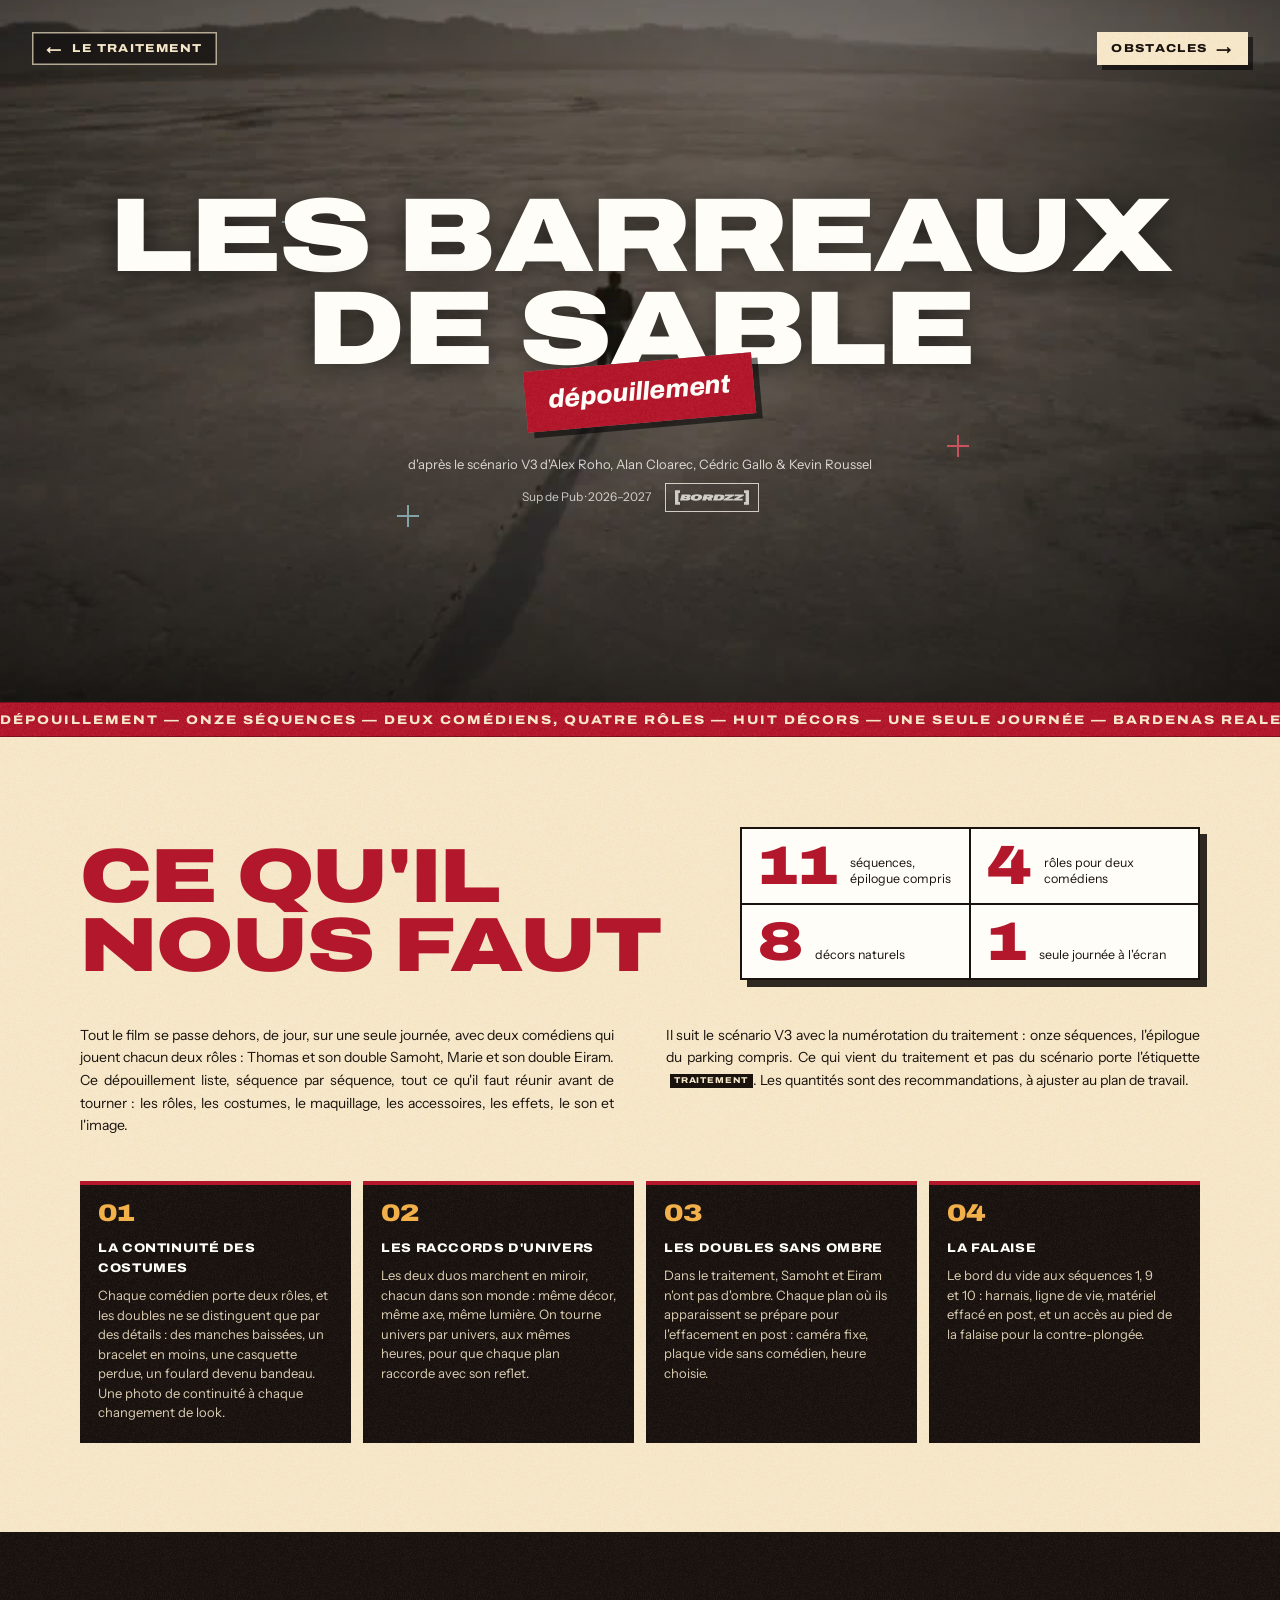
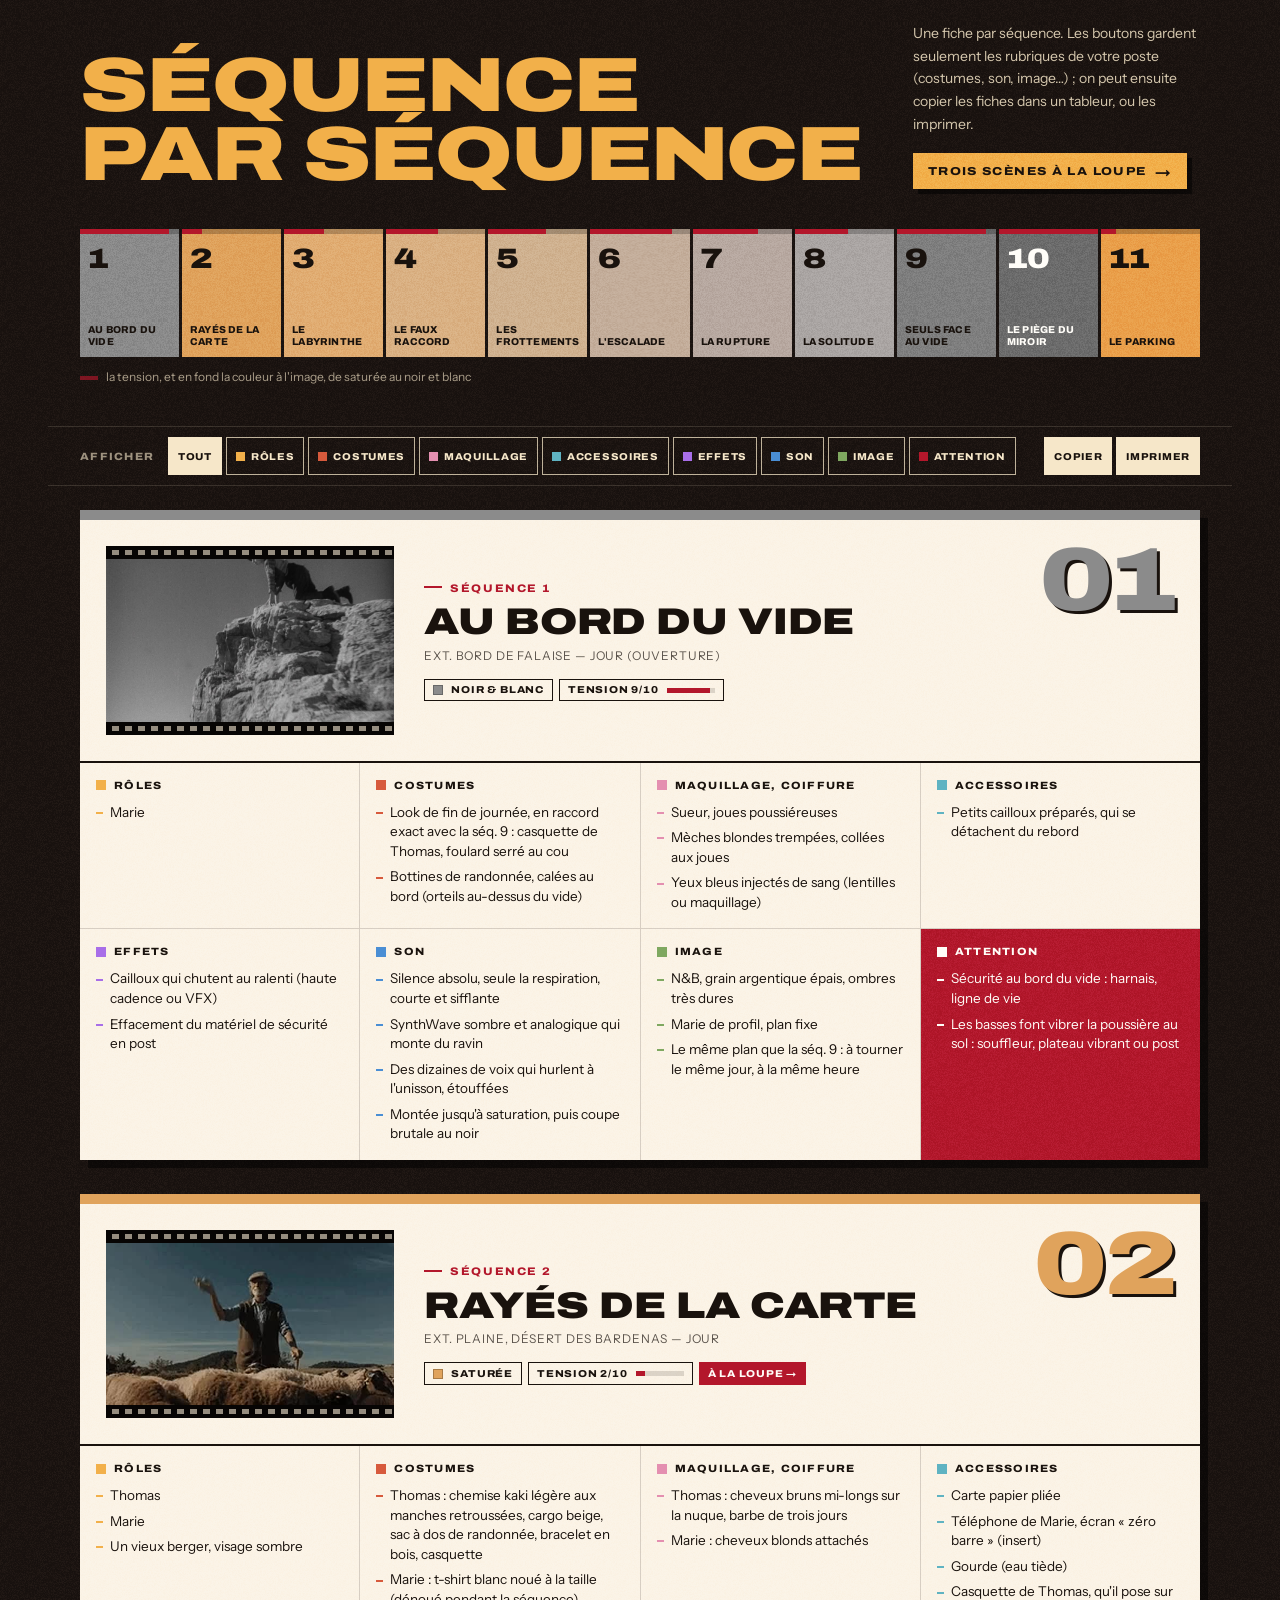
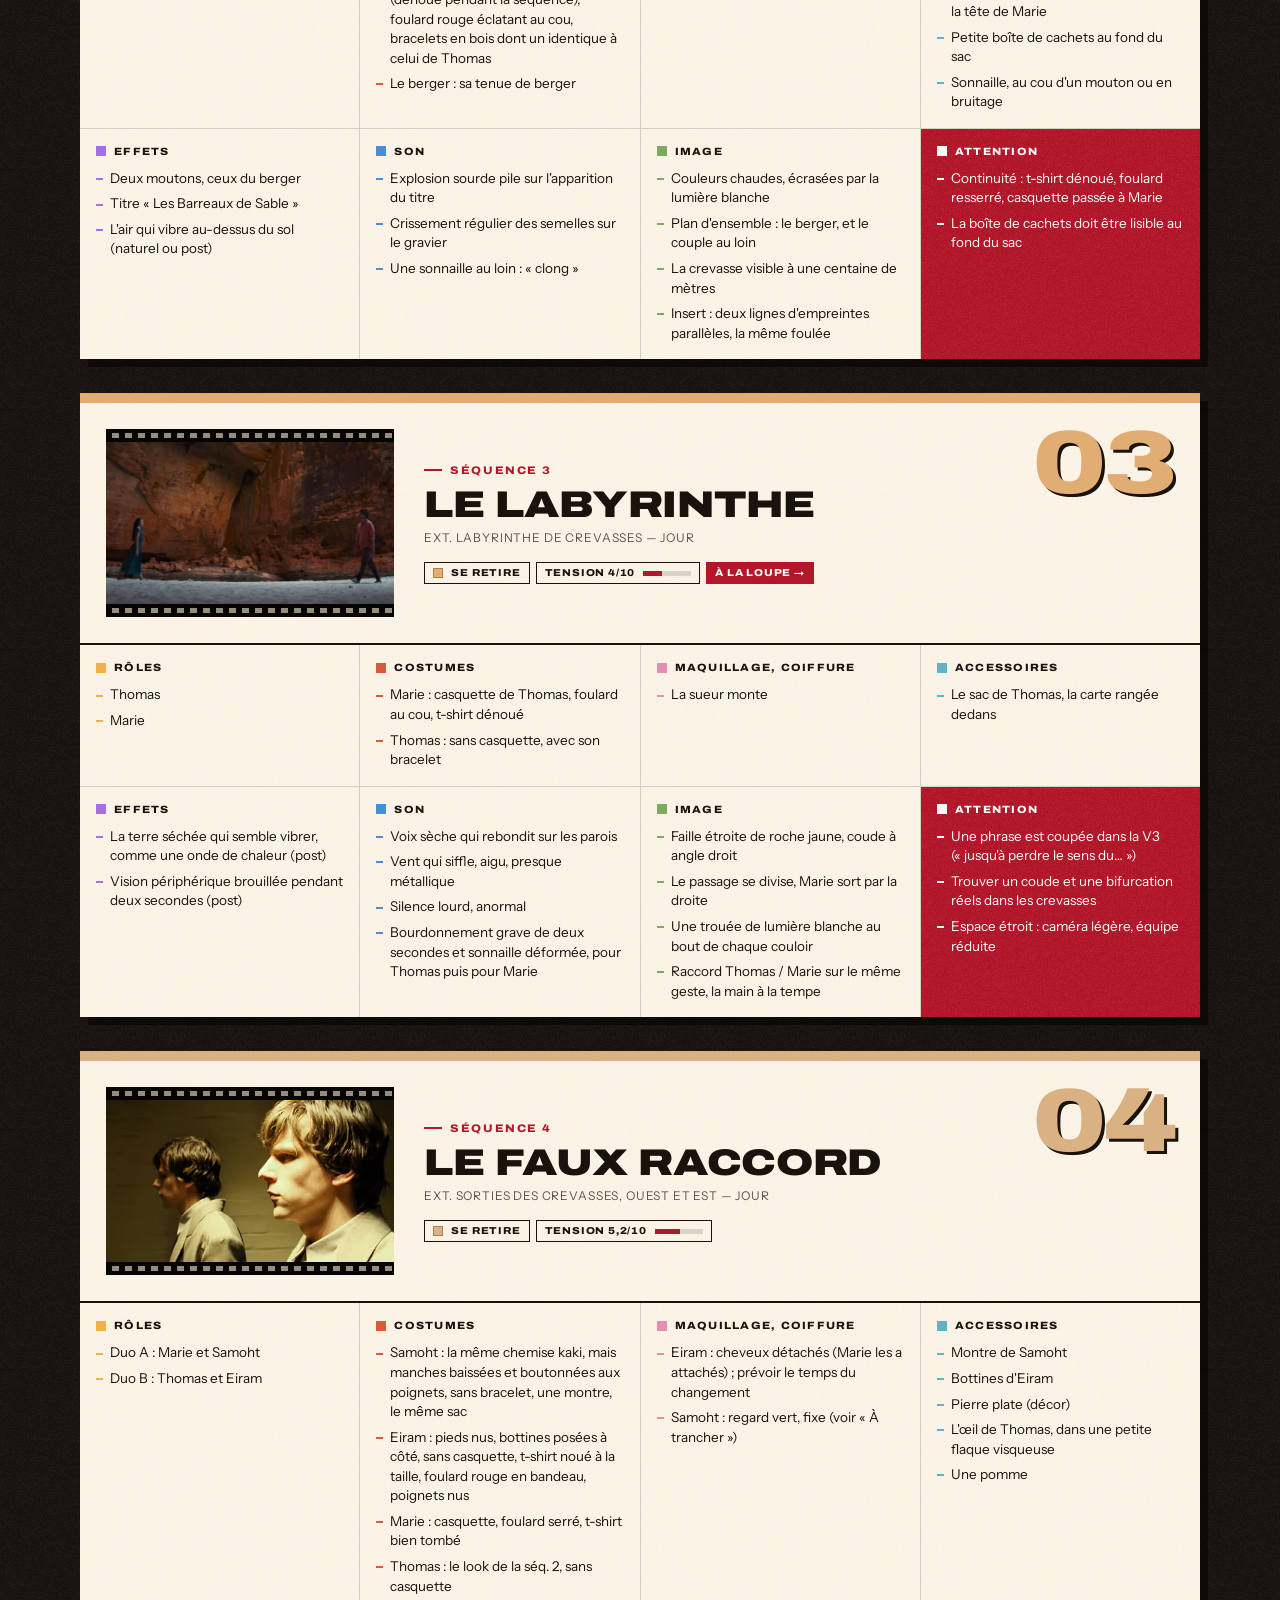
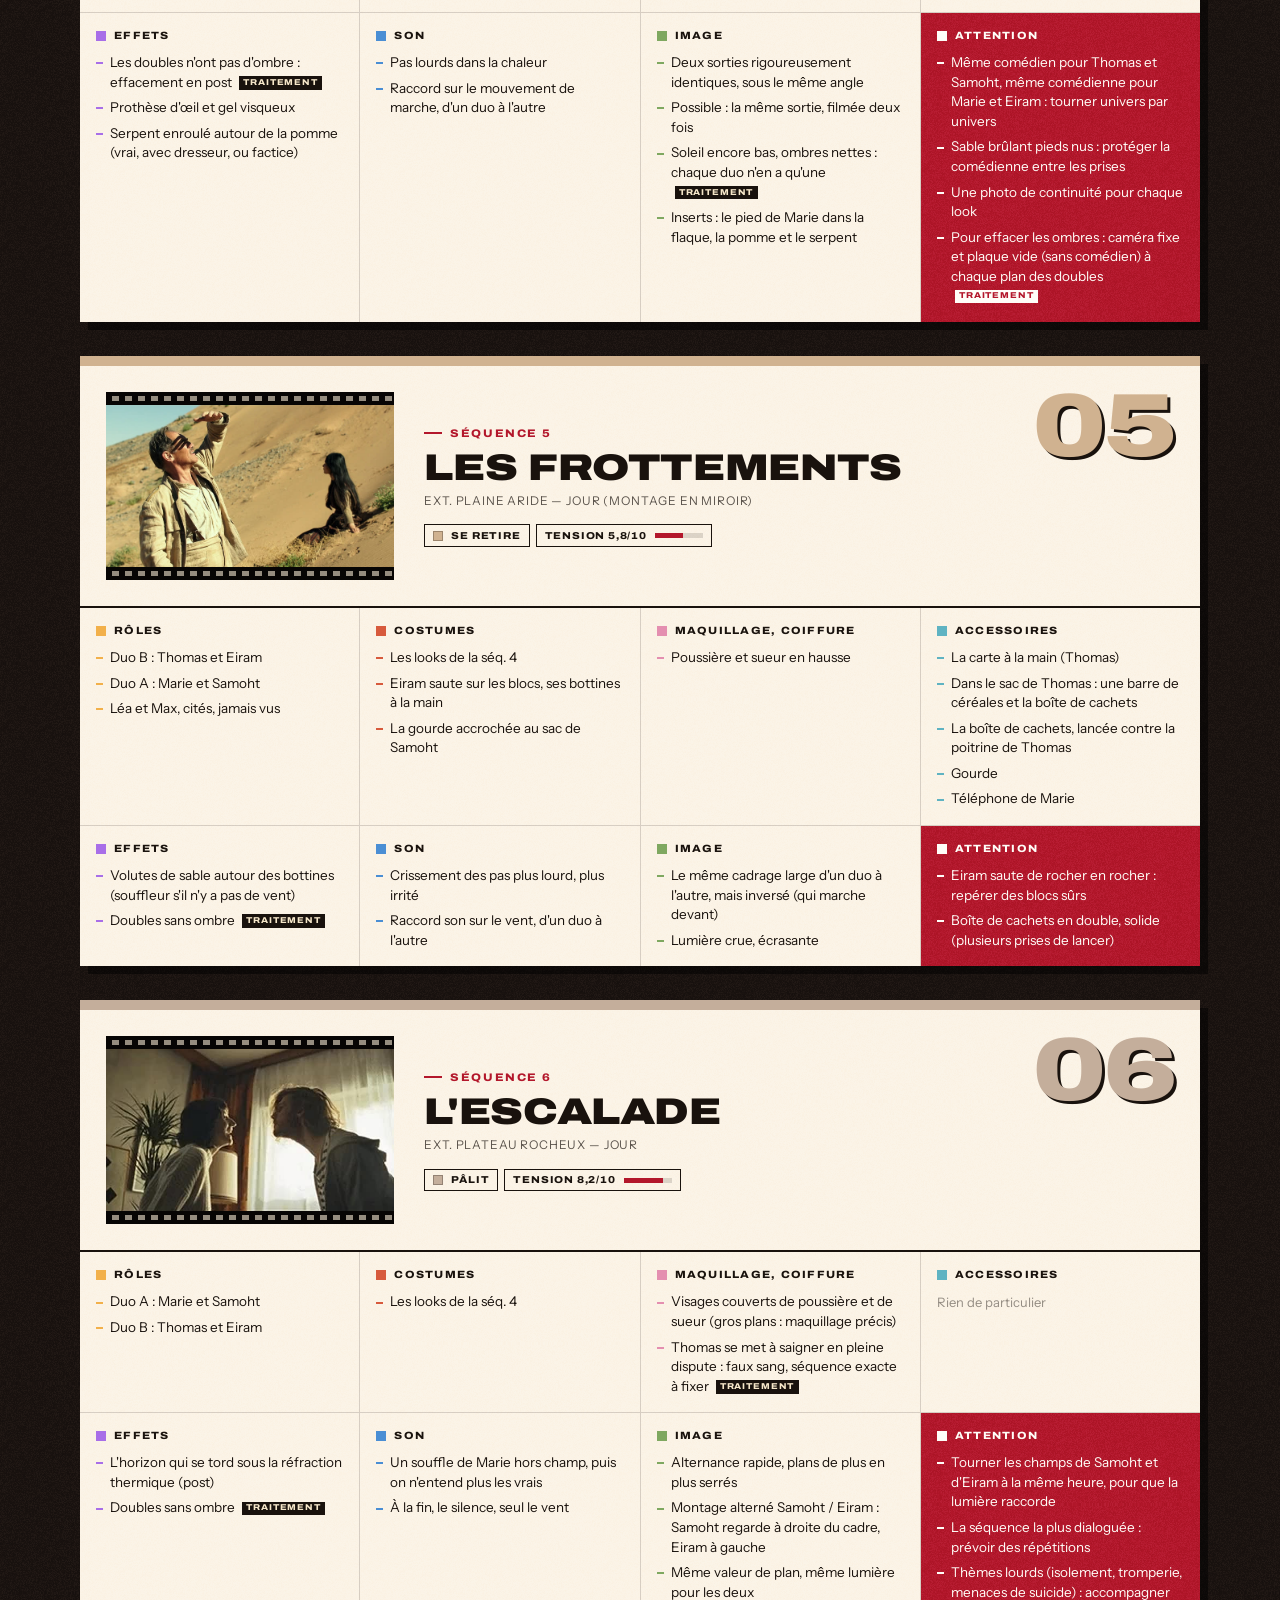
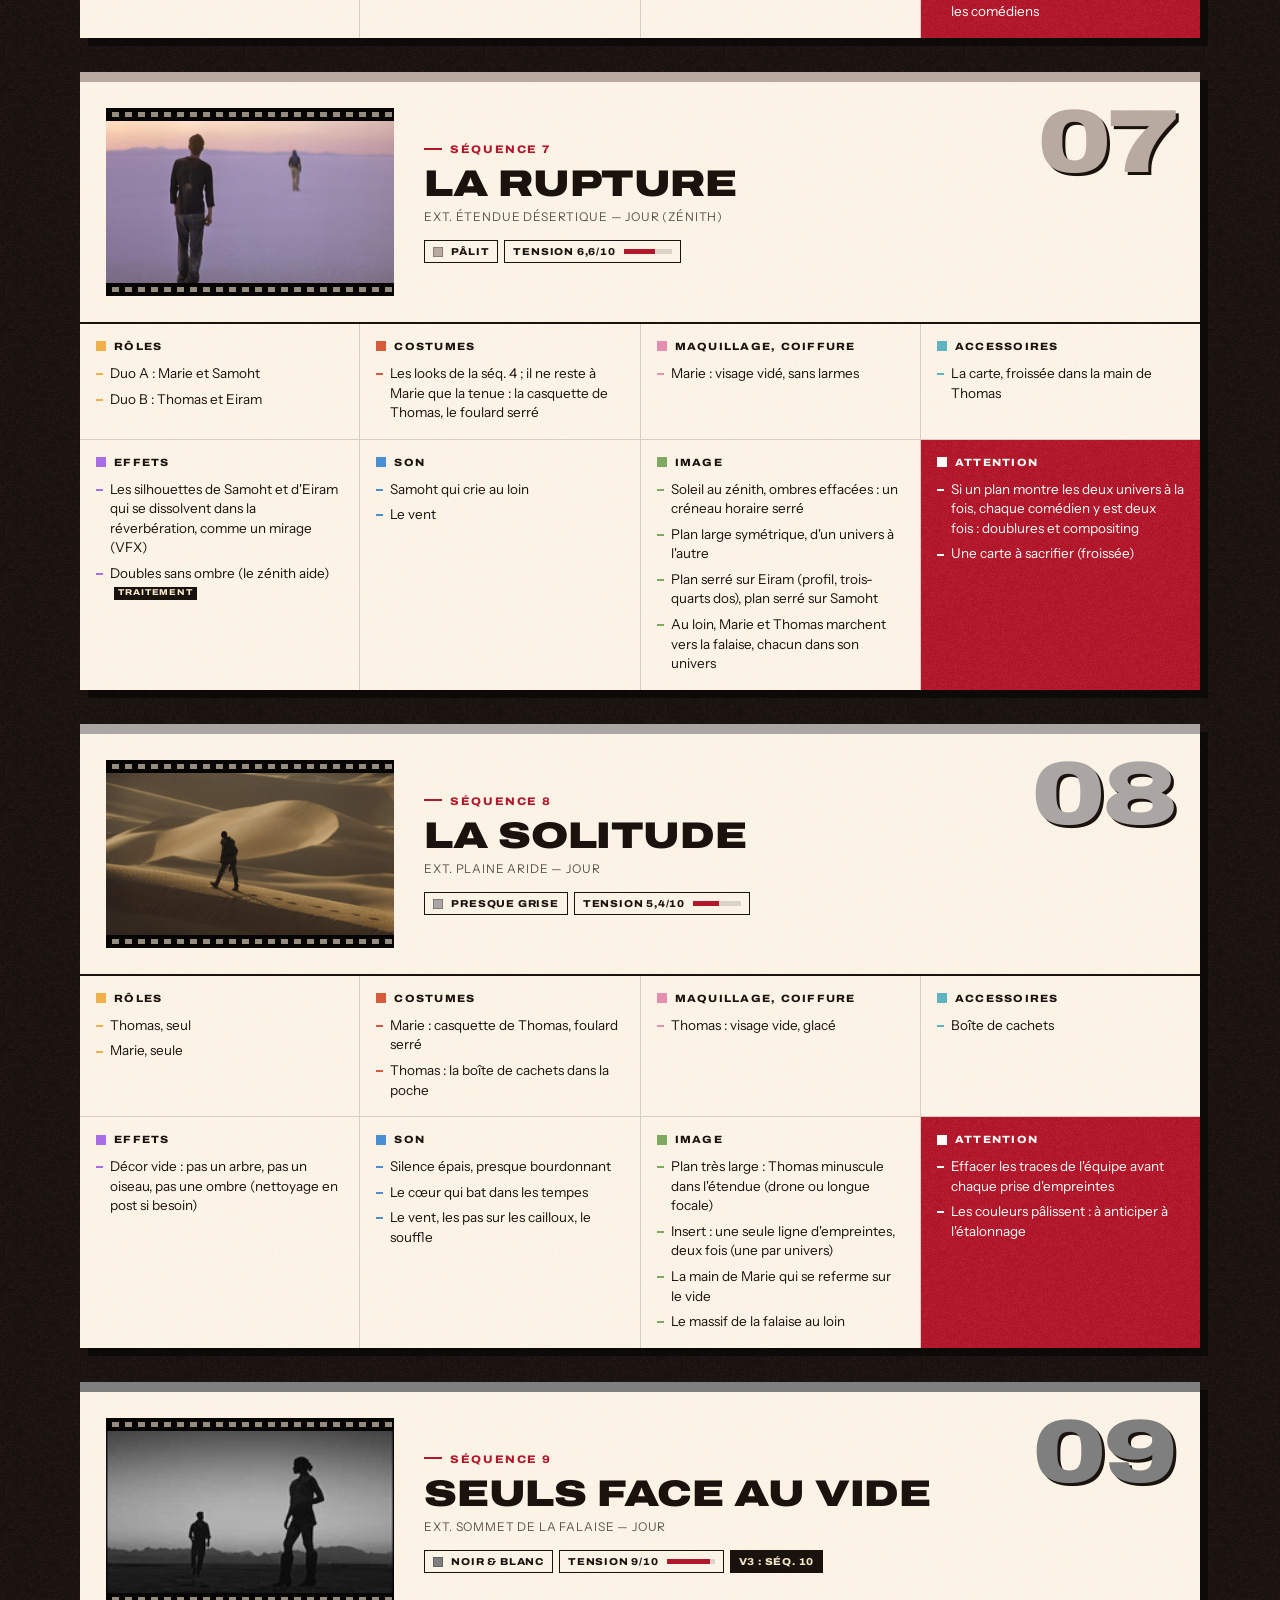
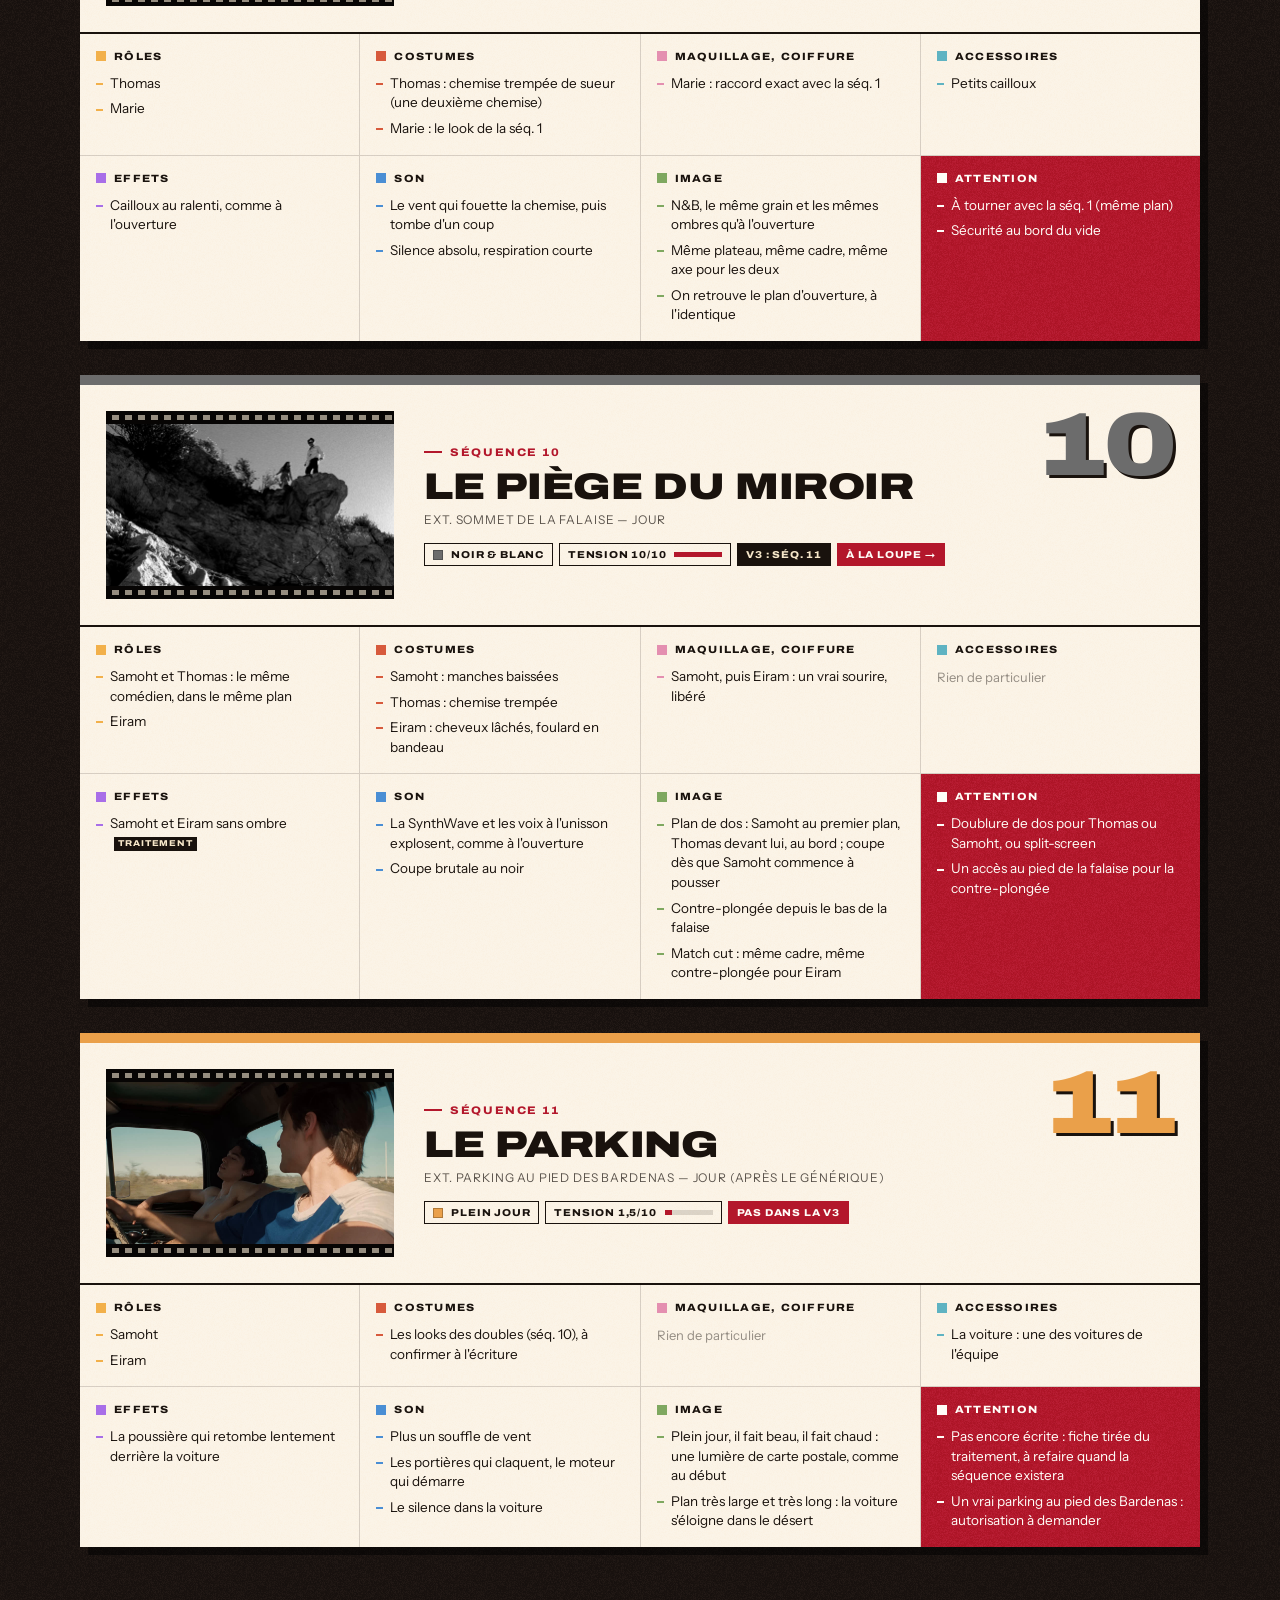
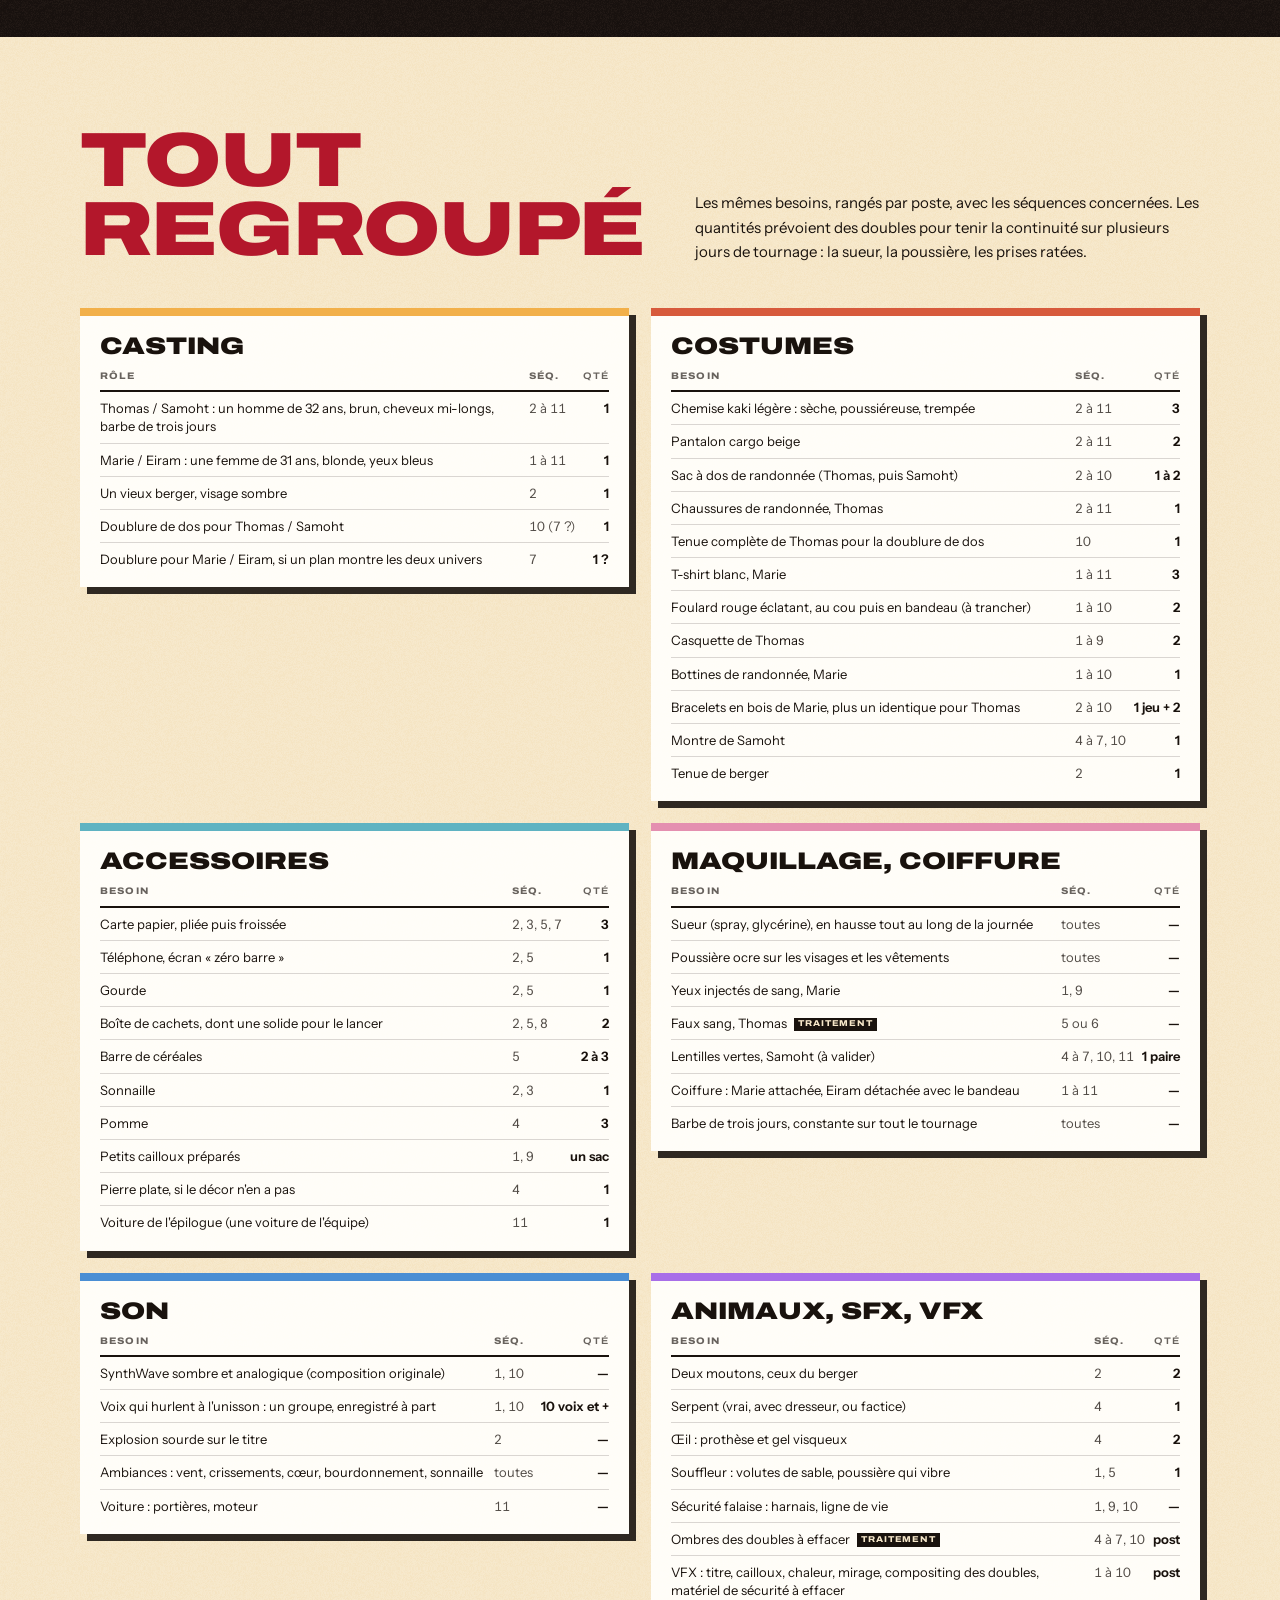
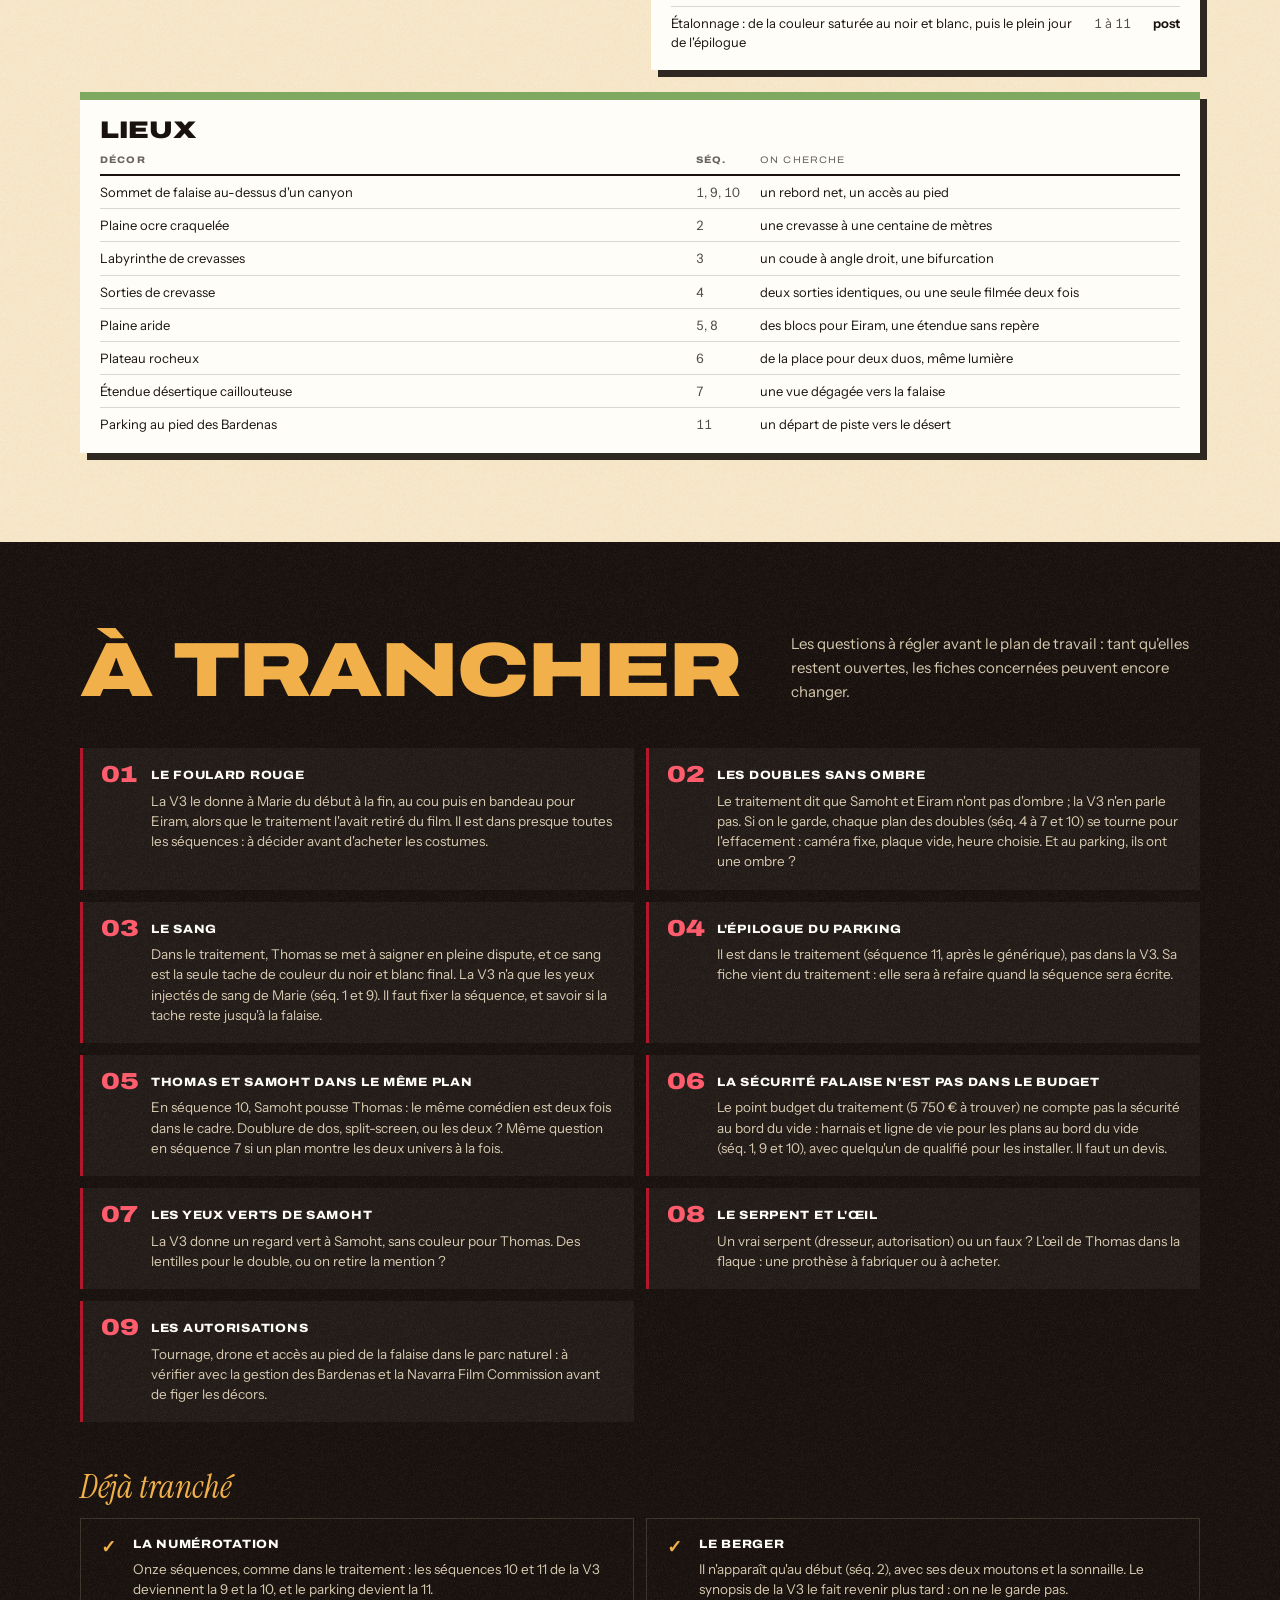
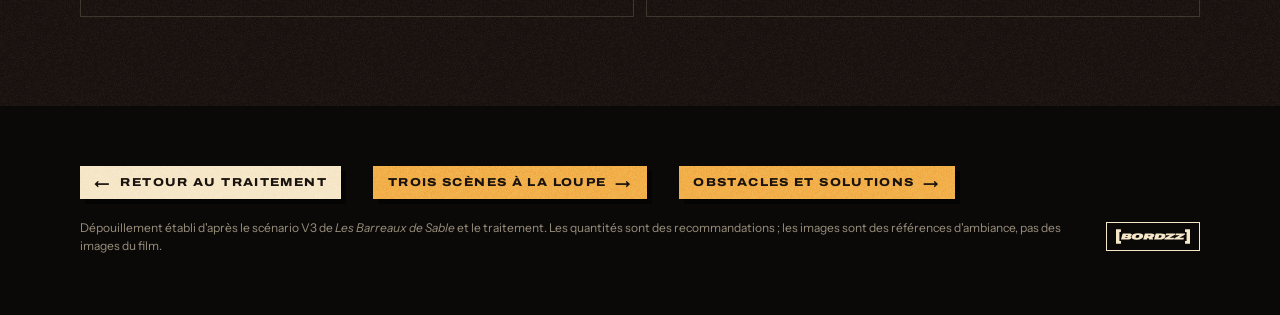
<file: les-barreaux-de-sable/depouillement.html>
<!doctype html>
<html lang="fr">
<head>
  <meta charset="utf-8">
  <meta name="viewport" content="width=device-width, initial-scale=1">
  <title>Dépouillement — Les Barreaux de Sable</title>
  <!-- Page privée : accessible uniquement par lien direct (depuis le traitement), jamais indexée -->
  <meta name="robots" content="noindex, nofollow, noarchive, nosnippet">
  <meta name="theme-color" content="#0d0a08">
  <link rel="icon" href="../assets/logo/favicon.svg" type="image/svg+xml">
  <link rel="preconnect" href="https://fonts.googleapis.com">
  <link rel="preconnect" href="https://fonts.gstatic.com" crossorigin>
  <link rel="stylesheet" href="https://fonts.googleapis.com/css2?family=Archivo:wdth,wght@62..125,100..900&family=Instrument+Sans:wdth,wght@75..100,400..700&family=Instrument+Serif:ital@0;1&display=swap">
  <link rel="stylesheet" href="treatment.css?v=22">
  <link rel="stylesheet" href="depouillement.css?v=3">
  <script>document.documentElement.classList.add('js');</script>
  <script src="treatment.js?v=21" defer></script>
  <script src="depouillement.js?v=1" defer></script>
</head>
<body class="dp">
  <span class="progress" aria-hidden="true"><i></i></span>

  <!-- ===================== OUVERTURE ===================== -->
  <header class="intro dp-intro" id="top">
    <img class="ref intro__bg" src="img/ref/hero.webp" alt="" fetchpriority="high" decoding="async">
    <i class="cross" style="--x:22%;--y:30%" aria-hidden="true"></i>
    <i class="cross cross--red" style="--x:74%;--y:62%" aria-hidden="true"></i>
    <i class="cross" style="--x:31%;--y:72%" aria-hidden="true"></i>
    <a class="doc-btn doc-btn--ghost dp-back" href="./"><span aria-hidden="true">←</span>Le traitement</a>
    <a class="doc-btn dp-next" href="obstacles.html">Obstacles<span aria-hidden="true">→</span></a>
    <div class="intro__inner">
      <h1 class="intro__title">Les Barreaux<br>de Sable</h1>
      <span class="intro__tag">dépouillement</span>
      <p class="intro__by">d'après le scénario V3 d'Alex Roho, Alan Cloarec, Cédric Gallo &amp; Kevin Roussel</p>
      <p class="intro__school">Sup de Pub · 2026–2027 <a class="logo-box" href="../" aria-label="BORDZZ"><span class="logo-mark"></span></a></p>
    </div>
  </header>

  <div class="ticker" aria-hidden="true"><div class="ticker__track"><span>Dépouillement — onze séquences — deux comédiens, quatre rôles — huit décors — une seule journée — Bardenas Reales — </span><span>Dépouillement — onze séquences — deux comédiens, quatre rôles — huit décors — une seule journée — Bardenas Reales — </span></div></div>

  <main>

    <!-- ===================== L'ESSENTIEL ===================== -->
    <section class="sheet sheet--cream" id="essentiel" data-chapter="L'essentiel" aria-labelledby="t-essentiel">
      <div class="wrap">
        <div class="dp-head">
          <h2 class="t-xl" id="t-essentiel">Ce qu'il<br>nous faut</h2>
          <dl class="dp-kpis">
            <div><dt>11</dt><dd>séquences, épilogue compris</dd></div>
            <div><dt>4</dt><dd>rôles pour deux comédiens</dd></div>
            <div><dt>8</dt><dd>décors naturels</dd></div>
            <div><dt>1</dt><dd>seule journée à l'écran</dd></div>
          </dl>
        </div>
        <div class="cols2 just">
          <p>Tout le film se passe dehors, de jour, sur une seule journée, avec deux comédiens qui jouent chacun deux rôles&nbsp;: Thomas et son double Samoht, Marie et son double Eiram. Ce dépouillement liste, séquence par séquence, tout ce qu'il faut réunir avant de tourner&nbsp;: les rôles, les costumes, le maquillage, les accessoires, les effets, le son et l'image.</p>
          <p>Il suit le scénario V3 avec la numérotation du traitement&nbsp;: onze séquences, l'épilogue du parking compris. Ce qui vient du traitement et pas du scénario porte l'étiquette <span class="dp-src">traitement</span>. Les quantités sont des recommandations, à ajuster au plan de travail.</p>
        </div>
        <ol class="dp-keys">
          <li><h3>La continuité des costumes</h3><p>Chaque comédien porte deux rôles, et les doubles ne se distinguent que par des détails&nbsp;: des manches baissées, un bracelet en moins, une casquette perdue, un foulard devenu bandeau. Une photo de continuité à chaque changement de look.</p></li>
          <li><h3>Les raccords d'univers</h3><p>Les deux duos marchent en miroir, chacun dans son monde&nbsp;: même décor, même axe, même lumière. On tourne univers par univers, aux mêmes heures, pour que chaque plan raccorde avec son reflet.</p></li>
          <li><h3>Les doubles sans ombre</h3><p>Dans le traitement, Samoht et Eiram n'ont pas d'ombre. Chaque plan où ils apparaissent se prépare pour l'effacement en post&nbsp;: caméra fixe, plaque vide sans comédien, heure choisie.</p></li>
          <li><h3>La falaise</h3><p>Le bord du vide aux séquences&nbsp;1, 9 et&nbsp;10&nbsp;: harnais, ligne de vie, matériel effacé en post, et un accès au pied de la falaise pour la contre-plongée.</p></li>
        </ol>
      </div>
    </section>

    <!-- ===================== SÉQUENCE PAR SÉQUENCE ===================== -->
    <section class="sheet sheet--night" id="sequences" data-chapter="Séquences" aria-labelledby="t-sequences">
      <div class="wrap">
        <div class="dp-seqs-head">
          <h2 class="t-xl t-xl--gold" id="t-sequences">Séquence<br>par séquence</h2>
          <div>
            <p>Une fiche par séquence. Les boutons gardent seulement les rubriques de votre poste (costumes, son, image…)&nbsp;; on peut ensuite copier les fiches dans un tableur, ou les imprimer.</p>
            <a class="doc-btn doc-btn--gold dp-loupe" href="scenes.html">Trois scènes à la loupe<span aria-hidden="true">→</span></a>
          </div>
        </div>
        <nav class="dp-frise" aria-label="Aller à une séquence">
          <a href="#seq-1" style="--g: #8b8b8b; --fg: #19120d; --t: 0.90"><b>1</b><span>Au bord du vide</span></a>
          <a href="#seq-2" style="--g: #e0a35c; --fg: #19120d; --t: 0.20"><b>2</b><span>Rayés de la carte</span></a>
          <a href="#seq-3" style="--g: #e1ad72; --fg: #19120d; --t: 0.40"><b>3</b><span>Le labyrinthe</span></a>
          <a href="#seq-4" style="--g: #dab183; --fg: #19120d; --t: 0.52"><b>4</b><span>Le faux raccord</span></a>
          <a href="#seq-5" style="--g: #d0b290; --fg: #19120d; --t: 0.58"><b>5</b><span>Les frottements</span></a>
          <a href="#seq-6" style="--g: #c4ae9b; --fg: #19120d; --t: 0.82"><b>6</b><span>L'escalade</span></a>
          <a href="#seq-7" style="--g: #b8a9a1; --fg: #19120d; --t: 0.66"><b>7</b><span>La rupture</span></a>
          <a href="#seq-8" style="--g: #aba6a4; --fg: #19120d; --t: 0.54"><b>8</b><span>La solitude</span></a>
          <a href="#seq-9" style="--g: #7f7f7f; --fg: #19120d; --t: 0.90"><b>9</b><span>Seuls face au vide</span></a>
          <a href="#seq-10" style="--g: #6c6c6c; --fg: #fffdf8; --t: 1.00"><b>10</b><span>Le piège du miroir</span></a>
          <a href="#seq-11" style="--g: #eaa04a; --fg: #19120d; --t: 0.15"><b>11</b><span>Le parking</span></a>
        </nav>
        <p class="dp-legend"><i aria-hidden="true"></i>la tension, et en fond la couleur à l'image, de saturée au noir et blanc</p>

        <div class="dp-tools" data-dp-tools>
          <span class="dp-tools__lab">Afficher</span>
          <div class="dp-tools__cats">
            <button class="dp-btn dp-btn--all" type="button" data-act="all" aria-pressed="true">Tout</button>
            <button class="dp-btn k-roles" type="button" data-cat="roles" aria-pressed="true"><i aria-hidden="true"></i>Rôles</button>
            <button class="dp-btn k-costumes" type="button" data-cat="costumes" aria-pressed="true"><i aria-hidden="true"></i>Costumes</button>
            <button class="dp-btn k-hmc" type="button" data-cat="hmc" aria-pressed="true"><i aria-hidden="true"></i>Maquillage</button>
            <button class="dp-btn k-props" type="button" data-cat="props" aria-pressed="true"><i aria-hidden="true"></i>Accessoires</button>
            <button class="dp-btn k-fx" type="button" data-cat="fx" aria-pressed="true"><i aria-hidden="true"></i>Effets</button>
            <button class="dp-btn k-sound" type="button" data-cat="sound" aria-pressed="true"><i aria-hidden="true"></i>Son</button>
            <button class="dp-btn k-image" type="button" data-cat="image" aria-pressed="true"><i aria-hidden="true"></i>Image</button>
            <button class="dp-btn k-warn" type="button" data-cat="warn" aria-pressed="true"><i aria-hidden="true"></i>Attention</button>
          </div>
          <div class="dp-tools__acts">
            <button class="dp-btn dp-btn--act" type="button" data-act="copy" title="Copie les fiches affichées, à coller dans un tableur">Copier</button>
            <button class="dp-btn dp-btn--act" type="button" data-act="print">Imprimer</button>
          </div>
          <p class="dp-tools__status" role="status" aria-live="polite"></p>
        </div>

        <div class="dp-seqs" data-dp-seqs>
        <article class="dp-seq" id="seq-1" style="--g: #8b8b8b" data-label="Séq. 1 — Au bord du vide" data-slug="EXT. Bord de falaise — jour (ouverture)">
          <header class="dp-seq__head">
            <figure class="dp-seq__img"><img class="ref" src="img/ref/bw-edge.jpg" alt="" loading="lazy" style="object-position: 50% 30%"></figure>
            <div class="dp-seq__id">
              <p class="dp-seq__n">Séquence 1</p>
              <h3>Au bord du vide</h3>
              <p class="dp-seq__slug">EXT. Bord de falaise — jour (ouverture)</p>
              <ul class="dp-tags"><li><i class="dp-sw" aria-hidden="true"></i>Noir &amp; blanc</li><li>Tension 9/10<i class="dp-ten" style="--t: 0.90" aria-hidden="true"></i></li></ul>
            </div>
            <span class="dp-seq__big" aria-hidden="true">01</span>
          </header>
          <div class="dp-seq__grid">
            <section class="dp-cat k-roles" data-cat="roles"><h4>Rôles</h4><ul><li>Marie</li></ul></section>
            <section class="dp-cat k-costumes" data-cat="costumes"><h4>Costumes</h4><ul><li>Look de fin de journée, en raccord exact avec la séq.&nbsp;9&nbsp;: casquette de Thomas, foulard serré au cou</li><li>Bottines de randonnée, calées au bord (orteils au-dessus du vide)</li></ul></section>
            <section class="dp-cat k-hmc" data-cat="hmc"><h4>Maquillage, coiffure</h4><ul><li>Sueur, joues poussiéreuses</li><li>Mèches blondes trempées, collées aux joues</li><li>Yeux bleus injectés de sang (lentilles ou maquillage)</li></ul></section>
            <section class="dp-cat k-props" data-cat="props"><h4>Accessoires</h4><ul><li>Petits cailloux préparés, qui se détachent du rebord</li></ul></section>
            <section class="dp-cat k-fx" data-cat="fx"><h4>Effets</h4><ul><li>Cailloux qui chutent au ralenti (haute cadence ou VFX)</li><li>Effacement du matériel de sécurité en post</li></ul></section>
            <section class="dp-cat k-sound" data-cat="sound"><h4>Son</h4><ul><li>Silence absolu, seule la respiration, courte et sifflante</li><li>SynthWave sombre et analogique qui monte du ravin</li><li>Des dizaines de voix qui hurlent à l'unisson, étouffées</li><li>Montée jusqu'à saturation, puis coupe brutale au noir</li></ul></section>
            <section class="dp-cat k-image" data-cat="image"><h4>Image</h4><ul><li>N&amp;B, grain argentique épais, ombres très dures</li><li>Marie de profil, plan fixe</li><li>Le même plan que la séq.&nbsp;9&nbsp;: à tourner le même jour, à la même heure</li></ul></section>
            <section class="dp-cat k-warn dp-cat--warn" data-cat="warn"><h4>Attention</h4><ul><li>Sécurité au bord du vide&nbsp;: harnais, ligne de vie</li><li>Les basses font vibrer la poussière au sol&nbsp;: souffleur, plateau vibrant ou post</li></ul></section>
          </div>
        </article>
        <article class="dp-seq" id="seq-2" style="--g: #e0a35c" data-label="Séq. 2 — Rayés de la carte" data-slug="EXT. Plaine, désert des Bardenas — jour">
          <header class="dp-seq__head">
            <figure class="dp-seq__img"><img class="ref" src="img/ref/shepherd.jpg" alt="" loading="lazy"></figure>
            <div class="dp-seq__id">
              <p class="dp-seq__n">Séquence 2</p>
              <h3>Rayés de la carte</h3>
              <p class="dp-seq__slug">EXT. Plaine, désert des Bardenas — jour</p>
              <ul class="dp-tags"><li><i class="dp-sw" aria-hidden="true"></i>Saturée</li><li>Tension 2/10<i class="dp-ten" style="--t: 0.20" aria-hidden="true"></i></li><li class="is-loupe"><a href="scenes.html#la-plus-longue">À la loupe →</a></li></ul>
            </div>
            <span class="dp-seq__big" aria-hidden="true">02</span>
          </header>
          <div class="dp-seq__grid">
            <section class="dp-cat k-roles" data-cat="roles"><h4>Rôles</h4><ul><li>Thomas</li><li>Marie</li><li>Un vieux berger, visage sombre</li></ul></section>
            <section class="dp-cat k-costumes" data-cat="costumes"><h4>Costumes</h4><ul><li>Thomas&nbsp;: chemise kaki légère aux manches retroussées, cargo beige, sac à dos de randonnée, bracelet en bois, casquette</li><li>Marie&nbsp;: t-shirt blanc noué à la taille (dénoué pendant la séquence), foulard rouge éclatant au cou, bracelets en bois dont un identique à celui de Thomas</li><li>Le berger&nbsp;: sa tenue de berger</li></ul></section>
            <section class="dp-cat k-hmc" data-cat="hmc"><h4>Maquillage, coiffure</h4><ul><li>Thomas&nbsp;: cheveux bruns mi-longs sur la nuque, barbe de trois jours</li><li>Marie&nbsp;: cheveux blonds attachés</li></ul></section>
            <section class="dp-cat k-props" data-cat="props"><h4>Accessoires</h4><ul><li>Carte papier pliée</li><li>Téléphone de Marie, écran «&nbsp;zéro barre&nbsp;» (insert)</li><li>Gourde (eau tiède)</li><li>Casquette de Thomas, qu'il pose sur la tête de Marie</li><li>Petite boîte de cachets au fond du sac</li><li>Sonnaille, au cou d'un mouton ou en bruitage</li></ul></section>
            <section class="dp-cat k-fx" data-cat="fx"><h4>Effets</h4><ul><li>Deux moutons, ceux du berger</li><li>Titre «&nbsp;Les Barreaux de Sable&nbsp;»</li><li>L'air qui vibre au-dessus du sol (naturel ou post)</li></ul></section>
            <section class="dp-cat k-sound" data-cat="sound"><h4>Son</h4><ul><li>Explosion sourde pile sur l'apparition du titre</li><li>Crissement régulier des semelles sur le gravier</li><li>Une sonnaille au loin&nbsp;: «&nbsp;clong&nbsp;»</li></ul></section>
            <section class="dp-cat k-image" data-cat="image"><h4>Image</h4><ul><li>Couleurs chaudes, écrasées par la lumière blanche</li><li>Plan d'ensemble&nbsp;: le berger, et le couple au loin</li><li>La crevasse visible à une centaine de mètres</li><li>Insert&nbsp;: deux lignes d'empreintes parallèles, la même foulée</li></ul></section>
            <section class="dp-cat k-warn dp-cat--warn" data-cat="warn"><h4>Attention</h4><ul><li>Continuité&nbsp;: t-shirt dénoué, foulard resserré, casquette passée à Marie</li><li>La boîte de cachets doit être lisible au fond du sac</li></ul></section>
          </div>
        </article>
        <article class="dp-seq" id="seq-3" style="--g: #e1ad72" data-label="Séq. 3 — Le labyrinthe" data-slug="EXT. Labyrinthe de crevasses — jour">
          <header class="dp-seq__head">
            <figure class="dp-seq__img"><img class="ref" src="img/ref/canyon-split.jpg" alt="" loading="lazy"></figure>
            <div class="dp-seq__id">
              <p class="dp-seq__n">Séquence 3</p>
              <h3>Le labyrinthe</h3>
              <p class="dp-seq__slug">EXT. Labyrinthe de crevasses — jour</p>
              <ul class="dp-tags"><li><i class="dp-sw" aria-hidden="true"></i>Se retire</li><li>Tension 4/10<i class="dp-ten" style="--t: 0.40" aria-hidden="true"></i></li><li class="is-loupe"><a href="scenes.html#la-plus-difficile">À la loupe →</a></li></ul>
            </div>
            <span class="dp-seq__big" aria-hidden="true">03</span>
          </header>
          <div class="dp-seq__grid">
            <section class="dp-cat k-roles" data-cat="roles"><h4>Rôles</h4><ul><li>Thomas</li><li>Marie</li></ul></section>
            <section class="dp-cat k-costumes" data-cat="costumes"><h4>Costumes</h4><ul><li>Marie&nbsp;: casquette de Thomas, foulard au cou, t-shirt dénoué</li><li>Thomas&nbsp;: sans casquette, avec son bracelet</li></ul></section>
            <section class="dp-cat k-hmc" data-cat="hmc"><h4>Maquillage, coiffure</h4><ul><li>La sueur monte</li></ul></section>
            <section class="dp-cat k-props" data-cat="props"><h4>Accessoires</h4><ul><li>Le sac de Thomas, la carte rangée dedans</li></ul></section>
            <section class="dp-cat k-fx" data-cat="fx"><h4>Effets</h4><ul><li>La terre séchée qui semble vibrer, comme une onde de chaleur (post)</li><li>Vision périphérique brouillée pendant deux secondes (post)</li></ul></section>
            <section class="dp-cat k-sound" data-cat="sound"><h4>Son</h4><ul><li>Voix sèche qui rebondit sur les parois</li><li>Vent qui siffle, aigu, presque métallique</li><li>Silence lourd, anormal</li><li>Bourdonnement grave de deux secondes et sonnaille déformée, pour Thomas puis pour Marie</li></ul></section>
            <section class="dp-cat k-image" data-cat="image"><h4>Image</h4><ul><li>Faille étroite de roche jaune, coude à angle droit</li><li>Le passage se divise, Marie sort par la droite</li><li>Une trouée de lumière blanche au bout de chaque couloir</li><li>Raccord Thomas / Marie sur le même geste, la main à la tempe</li></ul></section>
            <section class="dp-cat k-warn dp-cat--warn" data-cat="warn"><h4>Attention</h4><ul><li>Une phrase est coupée dans la V3 («&nbsp;jusqu'à perdre le sens du…&nbsp;»)</li><li>Trouver un coude et une bifurcation réels dans les crevasses</li><li>Espace étroit&nbsp;: caméra légère, équipe réduite</li></ul></section>
          </div>
        </article>
        <article class="dp-seq" id="seq-4" style="--g: #dab183" data-label="Séq. 4 — Le faux raccord" data-slug="EXT. Sorties des crevasses, ouest et est — jour">
          <header class="dp-seq__head">
            <figure class="dp-seq__img"><img class="ref" src="img/ref/double.jpg" alt="" loading="lazy"></figure>
            <div class="dp-seq__id">
              <p class="dp-seq__n">Séquence 4</p>
              <h3>Le faux raccord</h3>
              <p class="dp-seq__slug">EXT. Sorties des crevasses, ouest et est — jour</p>
              <ul class="dp-tags"><li><i class="dp-sw" aria-hidden="true"></i>Se retire</li><li>Tension 5,2/10<i class="dp-ten" style="--t: 0.52" aria-hidden="true"></i></li></ul>
            </div>
            <span class="dp-seq__big" aria-hidden="true">04</span>
          </header>
          <div class="dp-seq__grid">
            <section class="dp-cat k-roles" data-cat="roles"><h4>Rôles</h4><ul><li>Duo A&nbsp;: Marie et Samoht</li><li>Duo B&nbsp;: Thomas et Eiram</li></ul></section>
            <section class="dp-cat k-costumes" data-cat="costumes"><h4>Costumes</h4><ul><li>Samoht&nbsp;: la même chemise kaki, mais manches baissées et boutonnées aux poignets, sans bracelet, une montre, le même sac</li><li>Eiram&nbsp;: pieds nus, bottines posées à côté, sans casquette, t-shirt noué à la taille, foulard rouge en bandeau, poignets nus</li><li>Marie&nbsp;: casquette, foulard serré, t-shirt bien tombé</li><li>Thomas&nbsp;: le look de la séq.&nbsp;2, sans casquette</li></ul></section>
            <section class="dp-cat k-hmc" data-cat="hmc"><h4>Maquillage, coiffure</h4><ul><li>Eiram&nbsp;: cheveux détachés (Marie les a attachés)&nbsp;; prévoir le temps du changement</li><li>Samoht&nbsp;: regard vert, fixe (voir «&nbsp;À trancher&nbsp;»)</li></ul></section>
            <section class="dp-cat k-props" data-cat="props"><h4>Accessoires</h4><ul><li>Montre de Samoht</li><li>Bottines d'Eiram</li><li>Pierre plate (décor)</li><li>L'œil de Thomas, dans une petite flaque visqueuse</li><li>Une pomme</li></ul></section>
            <section class="dp-cat k-fx" data-cat="fx"><h4>Effets</h4><ul><li>Les doubles n'ont pas d'ombre&nbsp;: effacement en post <span class="dp-src">traitement</span></li><li>Prothèse d'œil et gel visqueux</li><li>Serpent enroulé autour de la pomme (vrai, avec dresseur, ou factice)</li></ul></section>
            <section class="dp-cat k-sound" data-cat="sound"><h4>Son</h4><ul><li>Pas lourds dans la chaleur</li><li>Raccord sur le mouvement de marche, d'un duo à l'autre</li></ul></section>
            <section class="dp-cat k-image" data-cat="image"><h4>Image</h4><ul><li>Deux sorties rigoureusement identiques, sous le même angle</li><li>Possible&nbsp;: la même sortie, filmée deux fois</li><li>Soleil encore bas, ombres nettes&nbsp;: chaque duo n'en a qu'une <span class="dp-src">traitement</span></li><li>Inserts&nbsp;: le pied de Marie dans la flaque, la pomme et le serpent</li></ul></section>
            <section class="dp-cat k-warn dp-cat--warn" data-cat="warn"><h4>Attention</h4><ul><li>Même comédien pour Thomas et Samoht, même comédienne pour Marie et Eiram&nbsp;: tourner univers par univers</li><li>Sable brûlant pieds nus&nbsp;: protéger la comédienne entre les prises</li><li>Une photo de continuité pour chaque look</li><li>Pour effacer les ombres&nbsp;: caméra fixe et plaque vide (sans comédien) à chaque plan des doubles <span class="dp-src">traitement</span></li></ul></section>
          </div>
        </article>
        <article class="dp-seq" id="seq-5" style="--g: #d0b290" data-label="Séq. 5 — Les frottements" data-slug="EXT. Plaine aride — jour (montage en miroir)">
          <header class="dp-seq__head">
            <figure class="dp-seq__img"><img class="ref" src="img/ref/heat-pair.jpg" alt="" loading="lazy"></figure>
            <div class="dp-seq__id">
              <p class="dp-seq__n">Séquence 5</p>
              <h3>Les frottements</h3>
              <p class="dp-seq__slug">EXT. Plaine aride — jour (montage en miroir)</p>
              <ul class="dp-tags"><li><i class="dp-sw" aria-hidden="true"></i>Se retire</li><li>Tension 5,8/10<i class="dp-ten" style="--t: 0.58" aria-hidden="true"></i></li></ul>
            </div>
            <span class="dp-seq__big" aria-hidden="true">05</span>
          </header>
          <div class="dp-seq__grid">
            <section class="dp-cat k-roles" data-cat="roles"><h4>Rôles</h4><ul><li>Duo B&nbsp;: Thomas et Eiram</li><li>Duo A&nbsp;: Marie et Samoht</li><li>Léa et Max, cités, jamais vus</li></ul></section>
            <section class="dp-cat k-costumes" data-cat="costumes"><h4>Costumes</h4><ul><li>Les looks de la séq.&nbsp;4</li><li>Eiram saute sur les blocs, ses bottines à la main</li><li>La gourde accrochée au sac de Samoht</li></ul></section>
            <section class="dp-cat k-hmc" data-cat="hmc"><h4>Maquillage, coiffure</h4><ul><li>Poussière et sueur en hausse</li></ul></section>
            <section class="dp-cat k-props" data-cat="props"><h4>Accessoires</h4><ul><li>La carte à la main (Thomas)</li><li>Dans le sac de Thomas&nbsp;: une barre de céréales et la boîte de cachets</li><li>La boîte de cachets, lancée contre la poitrine de Thomas</li><li>Gourde</li><li>Téléphone de Marie</li></ul></section>
            <section class="dp-cat k-fx" data-cat="fx"><h4>Effets</h4><ul><li>Volutes de sable autour des bottines (souffleur s'il n'y a pas de vent)</li><li>Doubles sans ombre <span class="dp-src">traitement</span></li></ul></section>
            <section class="dp-cat k-sound" data-cat="sound"><h4>Son</h4><ul><li>Crissement des pas plus lourd, plus irrité</li><li>Raccord son sur le vent, d'un duo à l'autre</li></ul></section>
            <section class="dp-cat k-image" data-cat="image"><h4>Image</h4><ul><li>Le même cadrage large d'un duo à l'autre, mais inversé (qui marche devant)</li><li>Lumière crue, écrasante</li></ul></section>
            <section class="dp-cat k-warn dp-cat--warn" data-cat="warn"><h4>Attention</h4><ul><li>Eiram saute de rocher en rocher&nbsp;: repérer des blocs sûrs</li><li>Boîte de cachets en double, solide (plusieurs prises de lancer)</li></ul></section>
          </div>
        </article>
        <article class="dp-seq" id="seq-6" style="--g: #c4ae9b" data-label="Séq. 6 — L&#x27;escalade" data-slug="EXT. Plateau rocheux — jour">
          <header class="dp-seq__head">
            <figure class="dp-seq__img"><img class="ref" src="img/ref/face-to-face.jpg" alt="" loading="lazy"></figure>
            <div class="dp-seq__id">
              <p class="dp-seq__n">Séquence 6</p>
              <h3>L'escalade</h3>
              <p class="dp-seq__slug">EXT. Plateau rocheux — jour</p>
              <ul class="dp-tags"><li><i class="dp-sw" aria-hidden="true"></i>Pâlit</li><li>Tension 8,2/10<i class="dp-ten" style="--t: 0.82" aria-hidden="true"></i></li></ul>
            </div>
            <span class="dp-seq__big" aria-hidden="true">06</span>
          </header>
          <div class="dp-seq__grid">
            <section class="dp-cat k-roles" data-cat="roles"><h4>Rôles</h4><ul><li>Duo A&nbsp;: Marie et Samoht</li><li>Duo B&nbsp;: Thomas et Eiram</li></ul></section>
            <section class="dp-cat k-costumes" data-cat="costumes"><h4>Costumes</h4><ul><li>Les looks de la séq.&nbsp;4</li></ul></section>
            <section class="dp-cat k-hmc" data-cat="hmc"><h4>Maquillage, coiffure</h4><ul><li>Visages couverts de poussière et de sueur (gros plans&nbsp;: maquillage précis)</li><li>Thomas se met à saigner en pleine dispute&nbsp;: faux sang, séquence exacte à fixer <span class="dp-src">traitement</span></li></ul></section>
            <section class="dp-cat k-props" data-cat="props"><h4>Accessoires</h4><p class="dp-none">Rien de particulier</p></section>
            <section class="dp-cat k-fx" data-cat="fx"><h4>Effets</h4><ul><li>L'horizon qui se tord sous la réfraction thermique (post)</li><li>Doubles sans ombre <span class="dp-src">traitement</span></li></ul></section>
            <section class="dp-cat k-sound" data-cat="sound"><h4>Son</h4><ul><li>Un souffle de Marie hors champ, puis on n'entend plus les vrais</li><li>À la fin, le silence, seul le vent</li></ul></section>
            <section class="dp-cat k-image" data-cat="image"><h4>Image</h4><ul><li>Alternance rapide, plans de plus en plus serrés</li><li>Montage alterné Samoht / Eiram&nbsp;: Samoht regarde à droite du cadre, Eiram à gauche</li><li>Même valeur de plan, même lumière pour les deux</li></ul></section>
            <section class="dp-cat k-warn dp-cat--warn" data-cat="warn"><h4>Attention</h4><ul><li>Tourner les champs de Samoht et d'Eiram à la même heure, pour que la lumière raccorde</li><li>La séquence la plus dialoguée&nbsp;: prévoir des répétitions</li><li>Thèmes lourds (isolement, tromperie, menaces de suicide)&nbsp;: accompagner les comédiens</li></ul></section>
          </div>
        </article>
        <article class="dp-seq" id="seq-7" style="--g: #b8a9a1" data-label="Séq. 7 — La rupture" data-slug="EXT. Étendue désertique — jour (zénith)">
          <header class="dp-seq__head">
            <figure class="dp-seq__img"><img class="ref" src="img/ref/mirage-walk.jpg" alt="" loading="lazy"></figure>
            <div class="dp-seq__id">
              <p class="dp-seq__n">Séquence 7</p>
              <h3>La rupture</h3>
              <p class="dp-seq__slug">EXT. Étendue désertique — jour (zénith)</p>
              <ul class="dp-tags"><li><i class="dp-sw" aria-hidden="true"></i>Pâlit</li><li>Tension 6,6/10<i class="dp-ten" style="--t: 0.66" aria-hidden="true"></i></li></ul>
            </div>
            <span class="dp-seq__big" aria-hidden="true">07</span>
          </header>
          <div class="dp-seq__grid">
            <section class="dp-cat k-roles" data-cat="roles"><h4>Rôles</h4><ul><li>Duo A&nbsp;: Marie et Samoht</li><li>Duo B&nbsp;: Thomas et Eiram</li></ul></section>
            <section class="dp-cat k-costumes" data-cat="costumes"><h4>Costumes</h4><ul><li>Les looks de la séq.&nbsp;4&nbsp;; il ne reste à Marie que la tenue&nbsp;: la casquette de Thomas, le foulard serré</li></ul></section>
            <section class="dp-cat k-hmc" data-cat="hmc"><h4>Maquillage, coiffure</h4><ul><li>Marie&nbsp;: visage vidé, sans larmes</li></ul></section>
            <section class="dp-cat k-props" data-cat="props"><h4>Accessoires</h4><ul><li>La carte, froissée dans la main de Thomas</li></ul></section>
            <section class="dp-cat k-fx" data-cat="fx"><h4>Effets</h4><ul><li>Les silhouettes de Samoht et d'Eiram qui se dissolvent dans la réverbération, comme un mirage (VFX)</li><li>Doubles sans ombre (le zénith aide) <span class="dp-src">traitement</span></li></ul></section>
            <section class="dp-cat k-sound" data-cat="sound"><h4>Son</h4><ul><li>Samoht qui crie au loin</li><li>Le vent</li></ul></section>
            <section class="dp-cat k-image" data-cat="image"><h4>Image</h4><ul><li>Soleil au zénith, ombres effacées&nbsp;: un créneau horaire serré</li><li>Plan large symétrique, d'un univers à l'autre</li><li>Plan serré sur Eiram (profil, trois-quarts dos), plan serré sur Samoht</li><li>Au loin, Marie et Thomas marchent vers la falaise, chacun dans son univers</li></ul></section>
            <section class="dp-cat k-warn dp-cat--warn" data-cat="warn"><h4>Attention</h4><ul><li>Si un plan montre les deux univers à la fois, chaque comédien y est deux fois&nbsp;: doublures et compositing</li><li>Une carte à sacrifier (froissée)</li></ul></section>
          </div>
        </article>
        <article class="dp-seq" id="seq-8" style="--g: #aba6a4" data-label="Séq. 8 — La solitude" data-slug="EXT. Plaine aride — jour">
          <header class="dp-seq__head">
            <figure class="dp-seq__img"><img class="ref" src="img/ref/footprints.jpg" alt="" loading="lazy"></figure>
            <div class="dp-seq__id">
              <p class="dp-seq__n">Séquence 8</p>
              <h3>La solitude</h3>
              <p class="dp-seq__slug">EXT. Plaine aride — jour</p>
              <ul class="dp-tags"><li><i class="dp-sw" aria-hidden="true"></i>Presque grise</li><li>Tension 5,4/10<i class="dp-ten" style="--t: 0.54" aria-hidden="true"></i></li></ul>
            </div>
            <span class="dp-seq__big" aria-hidden="true">08</span>
          </header>
          <div class="dp-seq__grid">
            <section class="dp-cat k-roles" data-cat="roles"><h4>Rôles</h4><ul><li>Thomas, seul</li><li>Marie, seule</li></ul></section>
            <section class="dp-cat k-costumes" data-cat="costumes"><h4>Costumes</h4><ul><li>Marie&nbsp;: casquette de Thomas, foulard serré</li><li>Thomas&nbsp;: la boîte de cachets dans la poche</li></ul></section>
            <section class="dp-cat k-hmc" data-cat="hmc"><h4>Maquillage, coiffure</h4><ul><li>Thomas&nbsp;: visage vide, glacé</li></ul></section>
            <section class="dp-cat k-props" data-cat="props"><h4>Accessoires</h4><ul><li>Boîte de cachets</li></ul></section>
            <section class="dp-cat k-fx" data-cat="fx"><h4>Effets</h4><ul><li>Décor vide&nbsp;: pas un arbre, pas un oiseau, pas une ombre (nettoyage en post si besoin)</li></ul></section>
            <section class="dp-cat k-sound" data-cat="sound"><h4>Son</h4><ul><li>Silence épais, presque bourdonnant</li><li>Le cœur qui bat dans les tempes</li><li>Le vent, les pas sur les cailloux, le souffle</li></ul></section>
            <section class="dp-cat k-image" data-cat="image"><h4>Image</h4><ul><li>Plan très large&nbsp;: Thomas minuscule dans l'étendue (drone ou longue focale)</li><li>Insert&nbsp;: une seule ligne d'empreintes, deux fois (une par univers)</li><li>La main de Marie qui se referme sur le vide</li><li>Le massif de la falaise au loin</li></ul></section>
            <section class="dp-cat k-warn dp-cat--warn" data-cat="warn"><h4>Attention</h4><ul><li>Effacer les traces de l'équipe avant chaque prise d'empreintes</li><li>Les couleurs pâlissent&nbsp;: à anticiper à l'étalonnage</li></ul></section>
          </div>
        </article>
        <article class="dp-seq" id="seq-9" style="--g: #7f7f7f" data-label="Séq. 9 — Seuls face au vide" data-slug="EXT. Sommet de la falaise — jour">
          <header class="dp-seq__head">
            <figure class="dp-seq__img"><img class="ref" src="img/ref/bw-apart.jpg" alt="" loading="lazy"></figure>
            <div class="dp-seq__id">
              <p class="dp-seq__n">Séquence 9</p>
              <h3>Seuls face au vide</h3>
              <p class="dp-seq__slug">EXT. Sommet de la falaise — jour</p>
              <ul class="dp-tags"><li><i class="dp-sw" aria-hidden="true"></i>Noir &amp; blanc</li><li>Tension 9/10<i class="dp-ten" style="--t: 0.90" aria-hidden="true"></i></li><li class="is-v3">V3&nbsp;: séq.&nbsp;10</li></ul>
            </div>
            <span class="dp-seq__big" aria-hidden="true">09</span>
          </header>
          <div class="dp-seq__grid">
            <section class="dp-cat k-roles" data-cat="roles"><h4>Rôles</h4><ul><li>Thomas</li><li>Marie</li></ul></section>
            <section class="dp-cat k-costumes" data-cat="costumes"><h4>Costumes</h4><ul><li>Thomas&nbsp;: chemise trempée de sueur (une deuxième chemise)</li><li>Marie&nbsp;: le look de la séq.&nbsp;1</li></ul></section>
            <section class="dp-cat k-hmc" data-cat="hmc"><h4>Maquillage, coiffure</h4><ul><li>Marie&nbsp;: raccord exact avec la séq.&nbsp;1</li></ul></section>
            <section class="dp-cat k-props" data-cat="props"><h4>Accessoires</h4><ul><li>Petits cailloux</li></ul></section>
            <section class="dp-cat k-fx" data-cat="fx"><h4>Effets</h4><ul><li>Cailloux au ralenti, comme à l'ouverture</li></ul></section>
            <section class="dp-cat k-sound" data-cat="sound"><h4>Son</h4><ul><li>Le vent qui fouette la chemise, puis tombe d'un coup</li><li>Silence absolu, respiration courte</li></ul></section>
            <section class="dp-cat k-image" data-cat="image"><h4>Image</h4><ul><li>N&amp;B, le même grain et les mêmes ombres qu'à l'ouverture</li><li>Même plateau, même cadre, même axe pour les deux</li><li>On retrouve le plan d'ouverture, à l'identique</li></ul></section>
            <section class="dp-cat k-warn dp-cat--warn" data-cat="warn"><h4>Attention</h4><ul><li>À tourner avec la séq.&nbsp;1 (même plan)</li><li>Sécurité au bord du vide</li></ul></section>
          </div>
        </article>
        <article class="dp-seq" id="seq-10" style="--g: #6c6c6c" data-label="Séq. 10 — Le piège du miroir" data-slug="EXT. Sommet de la falaise — jour">
          <header class="dp-seq__head">
            <figure class="dp-seq__img"><img class="ref" src="img/ref/bw-push.jpg" alt="" loading="lazy" style="object-position: 84% 28%"></figure>
            <div class="dp-seq__id">
              <p class="dp-seq__n">Séquence 10</p>
              <h3>Le piège du miroir</h3>
              <p class="dp-seq__slug">EXT. Sommet de la falaise — jour</p>
              <ul class="dp-tags"><li><i class="dp-sw" aria-hidden="true"></i>Noir &amp; blanc</li><li>Tension 10/10<i class="dp-ten" style="--t: 1.00" aria-hidden="true"></i></li><li class="is-v3">V3&nbsp;: séq.&nbsp;11</li><li class="is-loupe"><a href="scenes.html#la-plus-chere">À la loupe →</a></li></ul>
            </div>
            <span class="dp-seq__big" aria-hidden="true">10</span>
          </header>
          <div class="dp-seq__grid">
            <section class="dp-cat k-roles" data-cat="roles"><h4>Rôles</h4><ul><li>Samoht et Thomas&nbsp;: le même comédien, dans le même plan</li><li>Eiram</li></ul></section>
            <section class="dp-cat k-costumes" data-cat="costumes"><h4>Costumes</h4><ul><li>Samoht&nbsp;: manches baissées</li><li>Thomas&nbsp;: chemise trempée</li><li>Eiram&nbsp;: cheveux lâchés, foulard en bandeau</li></ul></section>
            <section class="dp-cat k-hmc" data-cat="hmc"><h4>Maquillage, coiffure</h4><ul><li>Samoht, puis Eiram&nbsp;: un vrai sourire, libéré</li></ul></section>
            <section class="dp-cat k-props" data-cat="props"><h4>Accessoires</h4><p class="dp-none">Rien de particulier</p></section>
            <section class="dp-cat k-fx" data-cat="fx"><h4>Effets</h4><ul><li>Samoht et Eiram sans ombre <span class="dp-src">traitement</span></li></ul></section>
            <section class="dp-cat k-sound" data-cat="sound"><h4>Son</h4><ul><li>La SynthWave et les voix à l'unisson explosent, comme à l'ouverture</li><li>Coupe brutale au noir</li></ul></section>
            <section class="dp-cat k-image" data-cat="image"><h4>Image</h4><ul><li>Plan de dos&nbsp;: Samoht au premier plan, Thomas devant lui, au bord&nbsp;; coupe dès que Samoht commence à pousser</li><li>Contre-plongée depuis le bas de la falaise</li><li>Match cut&nbsp;: même cadre, même contre-plongée pour Eiram</li></ul></section>
            <section class="dp-cat k-warn dp-cat--warn" data-cat="warn"><h4>Attention</h4><ul><li>Doublure de dos pour Thomas ou Samoht, ou split-screen</li><li>Un accès au pied de la falaise pour la contre-plongée</li></ul></section>
          </div>
        </article>
        <article class="dp-seq" id="seq-11" style="--g: #eaa04a" data-label="Séq. 11 — Le parking" data-slug="EXT. Parking au pied des Bardenas — jour (après le générique)">
          <header class="dp-seq__head">
            <figure class="dp-seq__img"><img class="ref" src="img/ref/truck-cab.jpg" alt="" loading="lazy"></figure>
            <div class="dp-seq__id">
              <p class="dp-seq__n">Séquence 11</p>
              <h3>Le parking</h3>
              <p class="dp-seq__slug">EXT. Parking au pied des Bardenas — jour (après le générique)</p>
              <ul class="dp-tags"><li><i class="dp-sw" aria-hidden="true"></i>Plein jour</li><li>Tension 1,5/10<i class="dp-ten" style="--t: 0.15" aria-hidden="true"></i></li><li class="is-new">Pas dans la V3</li></ul>
            </div>
            <span class="dp-seq__big" aria-hidden="true">11</span>
          </header>
          <div class="dp-seq__grid">
            <section class="dp-cat k-roles" data-cat="roles"><h4>Rôles</h4><ul><li>Samoht</li><li>Eiram</li></ul></section>
            <section class="dp-cat k-costumes" data-cat="costumes"><h4>Costumes</h4><ul><li>Les looks des doubles (séq.&nbsp;10), à confirmer à l'écriture</li></ul></section>
            <section class="dp-cat k-hmc" data-cat="hmc"><h4>Maquillage, coiffure</h4><p class="dp-none">Rien de particulier</p></section>
            <section class="dp-cat k-props" data-cat="props"><h4>Accessoires</h4><ul><li>La voiture&nbsp;: une des voitures de l'équipe</li></ul></section>
            <section class="dp-cat k-fx" data-cat="fx"><h4>Effets</h4><ul><li>La poussière qui retombe lentement derrière la voiture</li></ul></section>
            <section class="dp-cat k-sound" data-cat="sound"><h4>Son</h4><ul><li>Plus un souffle de vent</li><li>Les portières qui claquent, le moteur qui démarre</li><li>Le silence dans la voiture</li></ul></section>
            <section class="dp-cat k-image" data-cat="image"><h4>Image</h4><ul><li>Plein jour, il fait beau, il fait chaud&nbsp;: une lumière de carte postale, comme au début</li><li>Plan très large et très long&nbsp;: la voiture s'éloigne dans le désert</li></ul></section>
            <section class="dp-cat k-warn dp-cat--warn" data-cat="warn"><h4>Attention</h4><ul><li>Pas encore écrite&nbsp;: fiche tirée du traitement, à refaire quand la séquence existera</li><li>Un vrai parking au pied des Bardenas&nbsp;: autorisation à demander</li></ul></section>
          </div>
        </article>
        </div>
      </div>
    </section>

    <!-- ===================== TOUT REGROUPÉ ===================== -->
    <section class="sheet sheet--cream" id="regroupe" data-chapter="Tout regroupé" aria-labelledby="t-regroupe">
      <div class="wrap">
        <div class="dp-head dp-head--text">
          <h2 class="t-xl" id="t-regroupe">Tout<br>regroupé</h2>
          <p>Les mêmes besoins, rangés par poste, avec les séquences concernées. Les quantités prévoient des doubles pour tenir la continuité sur plusieurs jours de tournage&nbsp;: la sueur, la poussière, les prises ratées.</p>
        </div>
        <div class="dp-recap">
          <section class="dp-card k-roles"><h3>Casting</h3><table><thead><tr><th scope="col">Rôle</th><th scope="col">Séq.</th><th scope="col" class="q">Qté</th></tr></thead><tbody><tr><td>Thomas / Samoht&nbsp;: un homme de 32 ans, brun, cheveux mi-longs, barbe de trois jours</td><td class="n">2 à 11</td><td class="q">1</td></tr><tr><td>Marie / Eiram&nbsp;: une femme de 31 ans, blonde, yeux bleus</td><td class="n">1 à 11</td><td class="q">1</td></tr><tr><td>Un vieux berger, visage sombre</td><td class="n">2</td><td class="q">1</td></tr><tr><td>Doublure de dos pour Thomas / Samoht</td><td class="n">10 (7&nbsp;?)</td><td class="q">1</td></tr><tr><td>Doublure pour Marie / Eiram, si un plan montre les deux univers</td><td class="n">7</td><td class="q">1&nbsp;?</td></tr></tbody></table></section>
          <section class="dp-card k-costumes"><h3>Costumes</h3><table><thead><tr><th scope="col">Besoin</th><th scope="col">Séq.</th><th scope="col" class="q">Qté</th></tr></thead><tbody><tr><td>Chemise kaki légère&nbsp;: sèche, poussiéreuse, trempée</td><td class="n">2 à 11</td><td class="q">3</td></tr><tr><td>Pantalon cargo beige</td><td class="n">2 à 11</td><td class="q">2</td></tr><tr><td>Sac à dos de randonnée (Thomas, puis Samoht)</td><td class="n">2 à 10</td><td class="q">1 à 2</td></tr><tr><td>Chaussures de randonnée, Thomas</td><td class="n">2 à 11</td><td class="q">1</td></tr><tr><td>Tenue complète de Thomas pour la doublure de dos</td><td class="n">10</td><td class="q">1</td></tr><tr><td>T-shirt blanc, Marie</td><td class="n">1 à 11</td><td class="q">3</td></tr><tr><td>Foulard rouge éclatant, au cou puis en bandeau (à trancher)</td><td class="n">1 à 10</td><td class="q">2</td></tr><tr><td>Casquette de Thomas</td><td class="n">1 à 9</td><td class="q">2</td></tr><tr><td>Bottines de randonnée, Marie</td><td class="n">1 à 10</td><td class="q">1</td></tr><tr><td>Bracelets en bois de Marie, plus un identique pour Thomas</td><td class="n">2 à 10</td><td class="q">1 jeu + 2</td></tr><tr><td>Montre de Samoht</td><td class="n">4 à 7, 10</td><td class="q">1</td></tr><tr><td>Tenue de berger</td><td class="n">2</td><td class="q">1</td></tr></tbody></table></section>
          <section class="dp-card k-props"><h3>Accessoires</h3><table><thead><tr><th scope="col">Besoin</th><th scope="col">Séq.</th><th scope="col" class="q">Qté</th></tr></thead><tbody><tr><td>Carte papier, pliée puis froissée</td><td class="n">2, 3, 5, 7</td><td class="q">3</td></tr><tr><td>Téléphone, écran «&nbsp;zéro barre&nbsp;»</td><td class="n">2, 5</td><td class="q">1</td></tr><tr><td>Gourde</td><td class="n">2, 5</td><td class="q">1</td></tr><tr><td>Boîte de cachets, dont une solide pour le lancer</td><td class="n">2, 5, 8</td><td class="q">2</td></tr><tr><td>Barre de céréales</td><td class="n">5</td><td class="q">2 à 3</td></tr><tr><td>Sonnaille</td><td class="n">2, 3</td><td class="q">1</td></tr><tr><td>Pomme</td><td class="n">4</td><td class="q">3</td></tr><tr><td>Petits cailloux préparés</td><td class="n">1, 9</td><td class="q">un sac</td></tr><tr><td>Pierre plate, si le décor n'en a pas</td><td class="n">4</td><td class="q">1</td></tr><tr><td>Voiture de l'épilogue (une voiture de l'équipe)</td><td class="n">11</td><td class="q">1</td></tr></tbody></table></section>
          <section class="dp-card k-hmc"><h3>Maquillage, coiffure</h3><table><thead><tr><th scope="col">Besoin</th><th scope="col">Séq.</th><th scope="col" class="q">Qté</th></tr></thead><tbody><tr><td>Sueur (spray, glycérine), en hausse tout au long de la journée</td><td class="n">toutes</td><td class="q">—</td></tr><tr><td>Poussière ocre sur les visages et les vêtements</td><td class="n">toutes</td><td class="q">—</td></tr><tr><td>Yeux injectés de sang, Marie</td><td class="n">1, 9</td><td class="q">—</td></tr><tr><td>Faux sang, Thomas <span class="dp-src">traitement</span></td><td class="n">5 ou 6</td><td class="q">—</td></tr><tr><td>Lentilles vertes, Samoht (à valider)</td><td class="n">4 à 7, 10, 11</td><td class="q">1 paire</td></tr><tr><td>Coiffure&nbsp;: Marie attachée, Eiram détachée avec le bandeau</td><td class="n">1 à 11</td><td class="q">—</td></tr><tr><td>Barbe de trois jours, constante sur tout le tournage</td><td class="n">toutes</td><td class="q">—</td></tr></tbody></table></section>
          <section class="dp-card k-sound"><h3>Son</h3><table><thead><tr><th scope="col">Besoin</th><th scope="col">Séq.</th><th scope="col" class="q">Qté</th></tr></thead><tbody><tr><td>SynthWave sombre et analogique (composition originale)</td><td class="n">1, 10</td><td class="q">—</td></tr><tr><td>Voix qui hurlent à l'unisson&nbsp;: un groupe, enregistré à part</td><td class="n">1, 10</td><td class="q">10&nbsp;voix et +</td></tr><tr><td>Explosion sourde sur le titre</td><td class="n">2</td><td class="q">—</td></tr><tr><td>Ambiances&nbsp;: vent, crissements, cœur, bourdonnement, sonnaille</td><td class="n">toutes</td><td class="q">—</td></tr><tr><td>Voiture&nbsp;: portières, moteur</td><td class="n">11</td><td class="q">—</td></tr></tbody></table></section>
          <section class="dp-card k-fx"><h3>Animaux, SFX, VFX</h3><table><thead><tr><th scope="col">Besoin</th><th scope="col">Séq.</th><th scope="col" class="q">Qté</th></tr></thead><tbody><tr><td>Deux moutons, ceux du berger</td><td class="n">2</td><td class="q">2</td></tr><tr><td>Serpent (vrai, avec dresseur, ou factice)</td><td class="n">4</td><td class="q">1</td></tr><tr><td>Œil&nbsp;: prothèse et gel visqueux</td><td class="n">4</td><td class="q">2</td></tr><tr><td>Souffleur&nbsp;: volutes de sable, poussière qui vibre</td><td class="n">1, 5</td><td class="q">1</td></tr><tr><td>Sécurité falaise&nbsp;: harnais, ligne de vie</td><td class="n">1, 9, 10</td><td class="q">—</td></tr><tr><td>Ombres des doubles à effacer <span class="dp-src">traitement</span></td><td class="n">4 à 7, 10</td><td class="q">post</td></tr><tr><td>VFX&nbsp;: titre, cailloux, chaleur, mirage, compositing des doubles, matériel de sécurité à effacer</td><td class="n">1 à 10</td><td class="q">post</td></tr><tr><td>Étalonnage&nbsp;: de la couleur saturée au noir et blanc, puis le plein jour de l'épilogue</td><td class="n">1 à 11</td><td class="q">post</td></tr></tbody></table></section>
          <section class="dp-card k-image"><h3>Lieux</h3><table><thead><tr><th scope="col">Décor</th><th scope="col">Séq.</th><th scope="col" class="q">On cherche</th></tr></thead><tbody><tr><td>Sommet de falaise au-dessus d'un canyon</td><td class="n">1, 9, 10</td><td class="q">un rebord net, un accès au pied</td></tr><tr><td>Plaine ocre craquelée</td><td class="n">2</td><td class="q">une crevasse à une centaine de mètres</td></tr><tr><td>Labyrinthe de crevasses</td><td class="n">3</td><td class="q">un coude à angle droit, une bifurcation</td></tr><tr><td>Sorties de crevasse</td><td class="n">4</td><td class="q">deux sorties identiques, ou une seule filmée deux fois</td></tr><tr><td>Plaine aride</td><td class="n">5, 8</td><td class="q">des blocs pour Eiram, une étendue sans repère</td></tr><tr><td>Plateau rocheux</td><td class="n">6</td><td class="q">de la place pour deux duos, même lumière</td></tr><tr><td>Étendue désertique caillouteuse</td><td class="n">7</td><td class="q">une vue dégagée vers la falaise</td></tr><tr><td>Parking au pied des Bardenas</td><td class="n">11</td><td class="q">un départ de piste vers le désert</td></tr></tbody></table></section>
        </div>
      </div>
    </section>

    <!-- ===================== À TRANCHER ===================== -->
    <section class="sheet sheet--night" id="trancher" data-chapter="À trancher" aria-labelledby="t-trancher">
      <div class="wrap">
        <div class="dp-head dp-head--text">
          <h2 class="t-xl t-xl--gold" id="t-trancher">À trancher</h2>
          <p>Les questions à régler avant le plan de travail&nbsp;: tant qu'elles restent ouvertes, les fiches concernées peuvent encore changer.</p>
        </div>
        <ol class="dp-todo">
          <li><b>Le foulard rouge</b><p>La V3 le donne à Marie du début à la fin, au cou puis en bandeau pour Eiram, alors que le traitement l'avait retiré du film. Il est dans presque toutes les séquences&nbsp;: à décider avant d'acheter les costumes.</p></li>
          <li><b>Les doubles sans ombre</b><p>Le traitement dit que Samoht et Eiram n'ont pas d'ombre&nbsp;; la V3 n'en parle pas. Si on le garde, chaque plan des doubles (séq.&nbsp;4 à 7 et 10) se tourne pour l'effacement&nbsp;: caméra fixe, plaque vide, heure choisie. Et au parking, ils ont une ombre&nbsp;?</p></li>
          <li><b>Le sang</b><p>Dans le traitement, Thomas se met à saigner en pleine dispute, et ce sang est la seule tache de couleur du noir et blanc final. La V3 n'a que les yeux injectés de sang de Marie (séq.&nbsp;1 et 9). Il faut fixer la séquence, et savoir si la tache reste jusqu'à la falaise.</p></li>
          <li><b>L'épilogue du parking</b><p>Il est dans le traitement (séquence 11, après le générique), pas dans la V3. Sa fiche vient du traitement&nbsp;: elle sera à refaire quand la séquence sera écrite.</p></li>
          <li><b>Thomas et Samoht dans le même plan</b><p>En séquence 10, Samoht pousse Thomas&nbsp;: le même comédien est deux fois dans le cadre. Doublure de dos, split-screen, ou les deux&nbsp;? Même question en séquence 7 si un plan montre les deux univers à la fois.</p></li>
          <li><b>La sécurité falaise n'est pas dans le budget</b><p>Le point budget du traitement (5 750 € à trouver) ne compte pas la sécurité au bord du vide&nbsp;: harnais et ligne de vie pour les plans au bord du vide (séq.&nbsp;1, 9 et 10), avec quelqu'un de qualifié pour les installer. Il faut un devis.</p></li>
          <li><b>Les yeux verts de Samoht</b><p>La V3 donne un regard vert à Samoht, sans couleur pour Thomas. Des lentilles pour le double, ou on retire la mention&nbsp;?</p></li>
          <li><b>Le serpent et l'œil</b><p>Un vrai serpent (dresseur, autorisation) ou un faux&nbsp;? L'œil de Thomas dans la flaque&nbsp;: une prothèse à fabriquer ou à acheter.</p></li>
          <li><b>Les autorisations</b><p>Tournage, drone et accès au pied de la falaise dans le parc naturel&nbsp;: à vérifier avec la gestion des Bardenas et la Navarra Film Commission avant de figer les décors.</p></li>
        </ol>
        <h3 class="dp-done__title">Déjà tranché</h3>
        <ul class="dp-done">
          <li><b>La numérotation</b><p>Onze séquences, comme dans le traitement&nbsp;: les séquences 10 et 11 de la V3 deviennent la 9 et la 10, et le parking devient la 11.</p></li>
          <li><b>Le berger</b><p>Il n'apparaît qu'au début (séq.&nbsp;2), avec ses deux moutons et la sonnaille. Le synopsis de la V3 le fait revenir plus tard&nbsp;: on ne le garde pas.</p></li>
        </ul>
      </div>
    </section>
  </main>

  <footer class="dp-foot">
    <div class="wrap">
      <a class="doc-btn" href="./"><span aria-hidden="true">←</span>Retour au traitement</a>
      <a class="doc-btn doc-btn--gold" href="scenes.html">Trois scènes à la loupe<span aria-hidden="true">→</span></a>
      <a class="doc-btn doc-btn--gold" href="obstacles.html">Obstacles et solutions<span aria-hidden="true">→</span></a>
      <p>Dépouillement établi d'après le scénario V3 de <em>Les Barreaux de Sable</em> et le traitement. Les quantités sont des recommandations&nbsp;; les images sont des références d'ambiance, pas des images du film.</p>
      <a class="logo-box" href="../" aria-label="BORDZZ"><span class="logo-mark"></span></a>
    </div>
  </footer>

  <nav class="chap" aria-label="Sommaire" data-chap>
    <button class="chap__btn" type="button" aria-expanded="false" data-chap-btn><b data-chap-n>01</b><span data-chap-t>L'essentiel</span></button>
    <ol class="chap__list" data-chap-list hidden></ol>
  </nav>
</body>
</html>
</file>
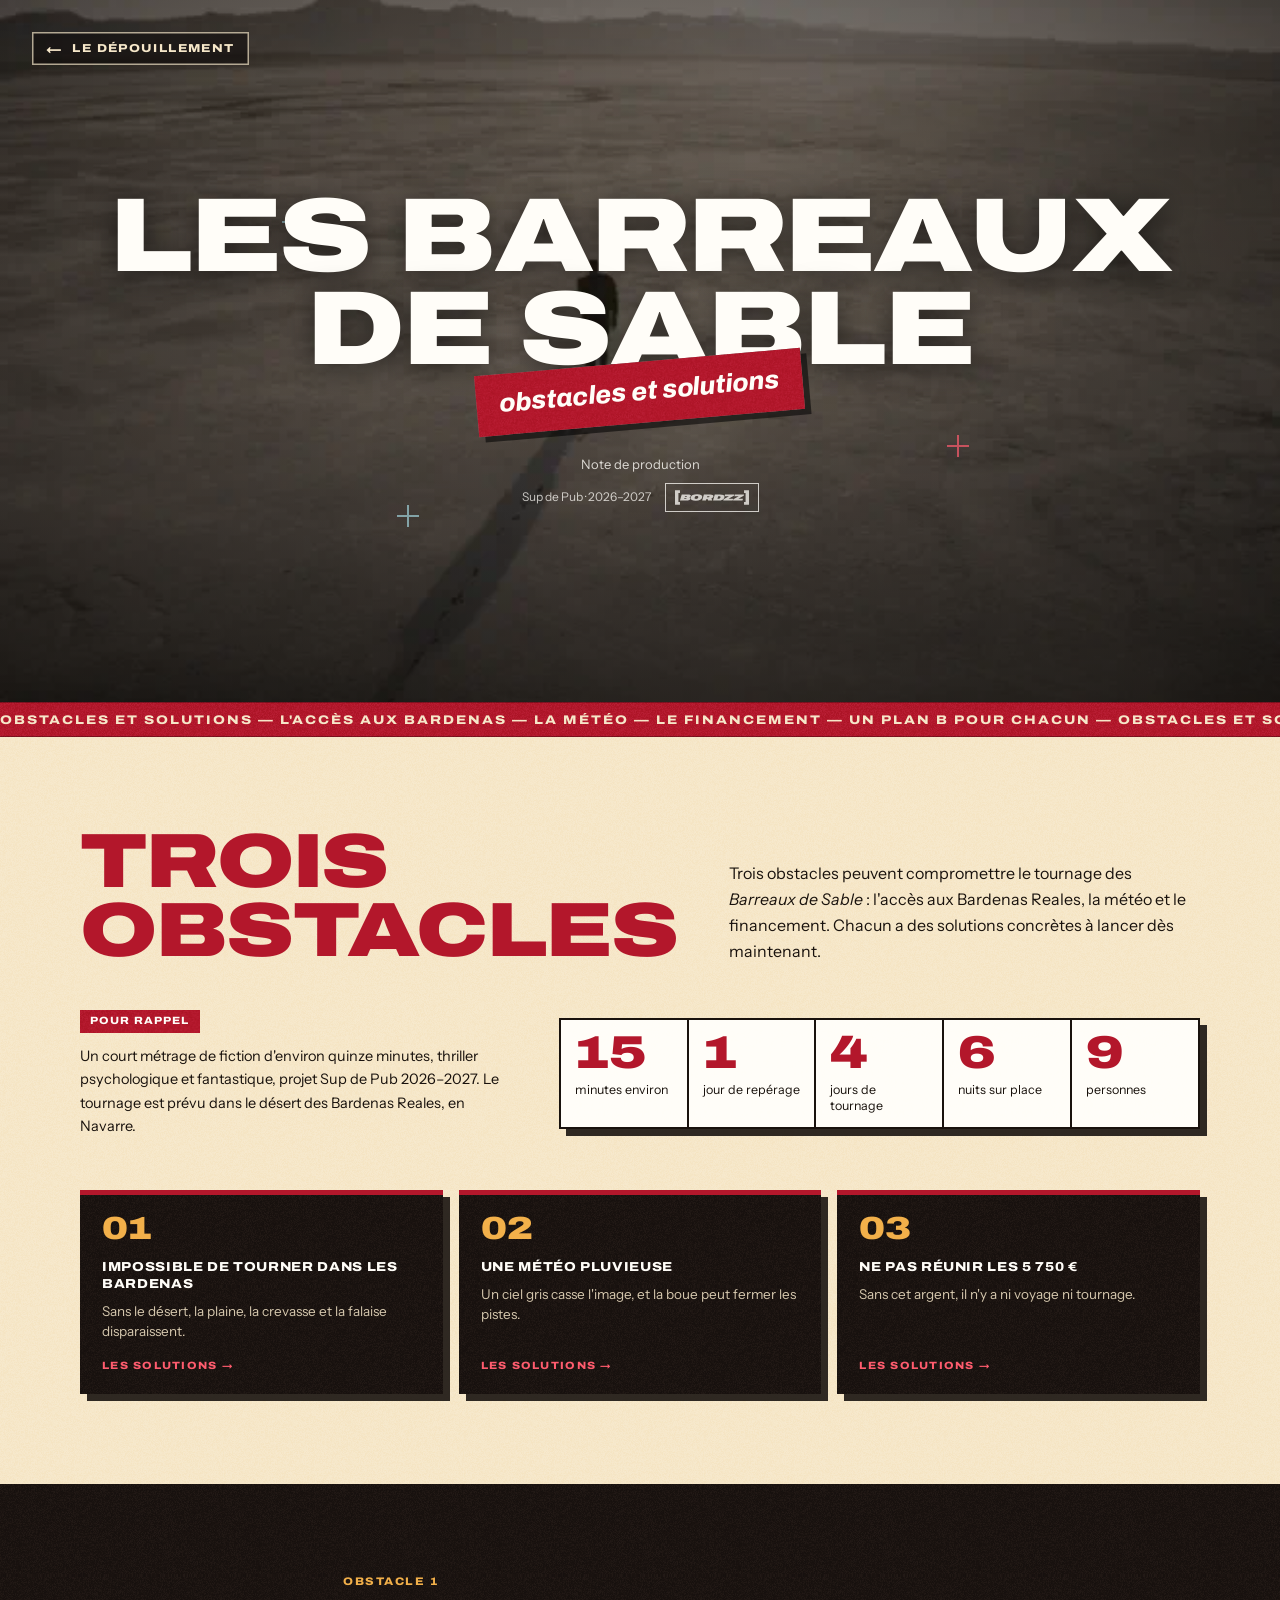
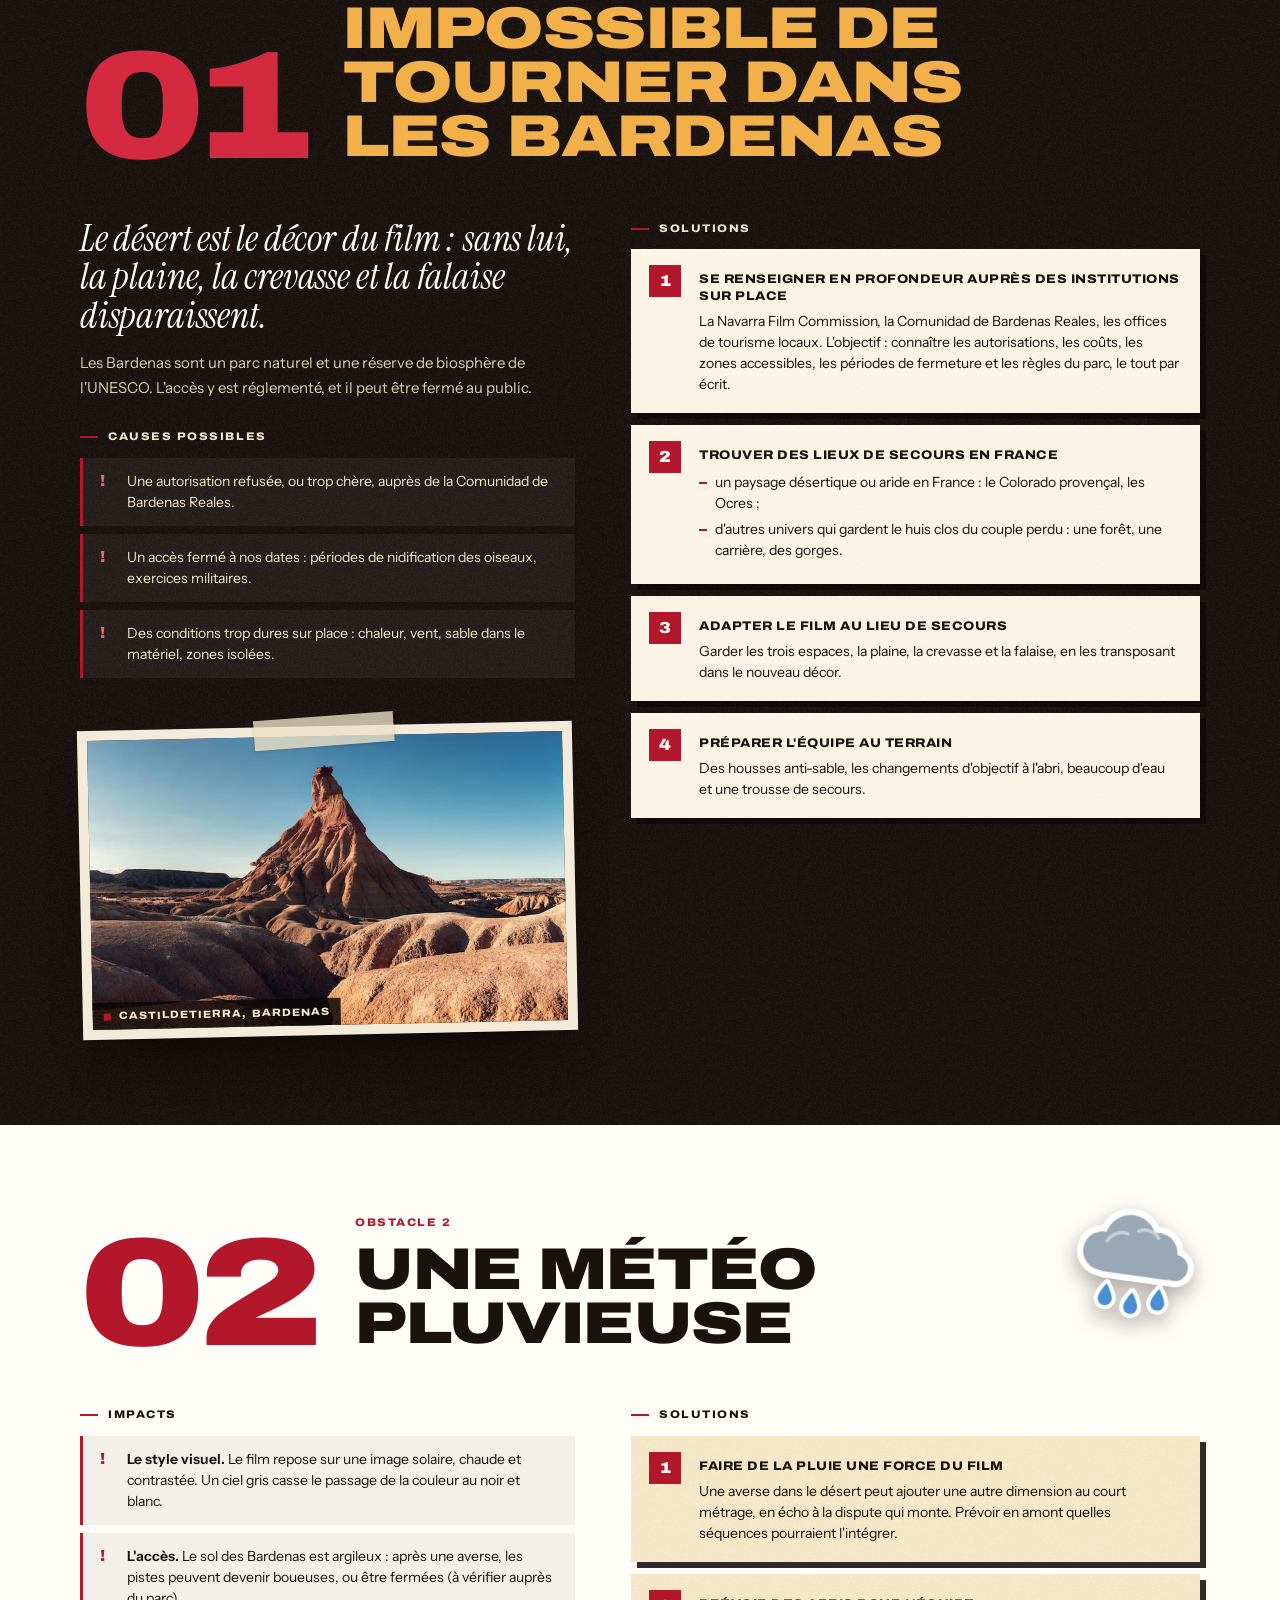
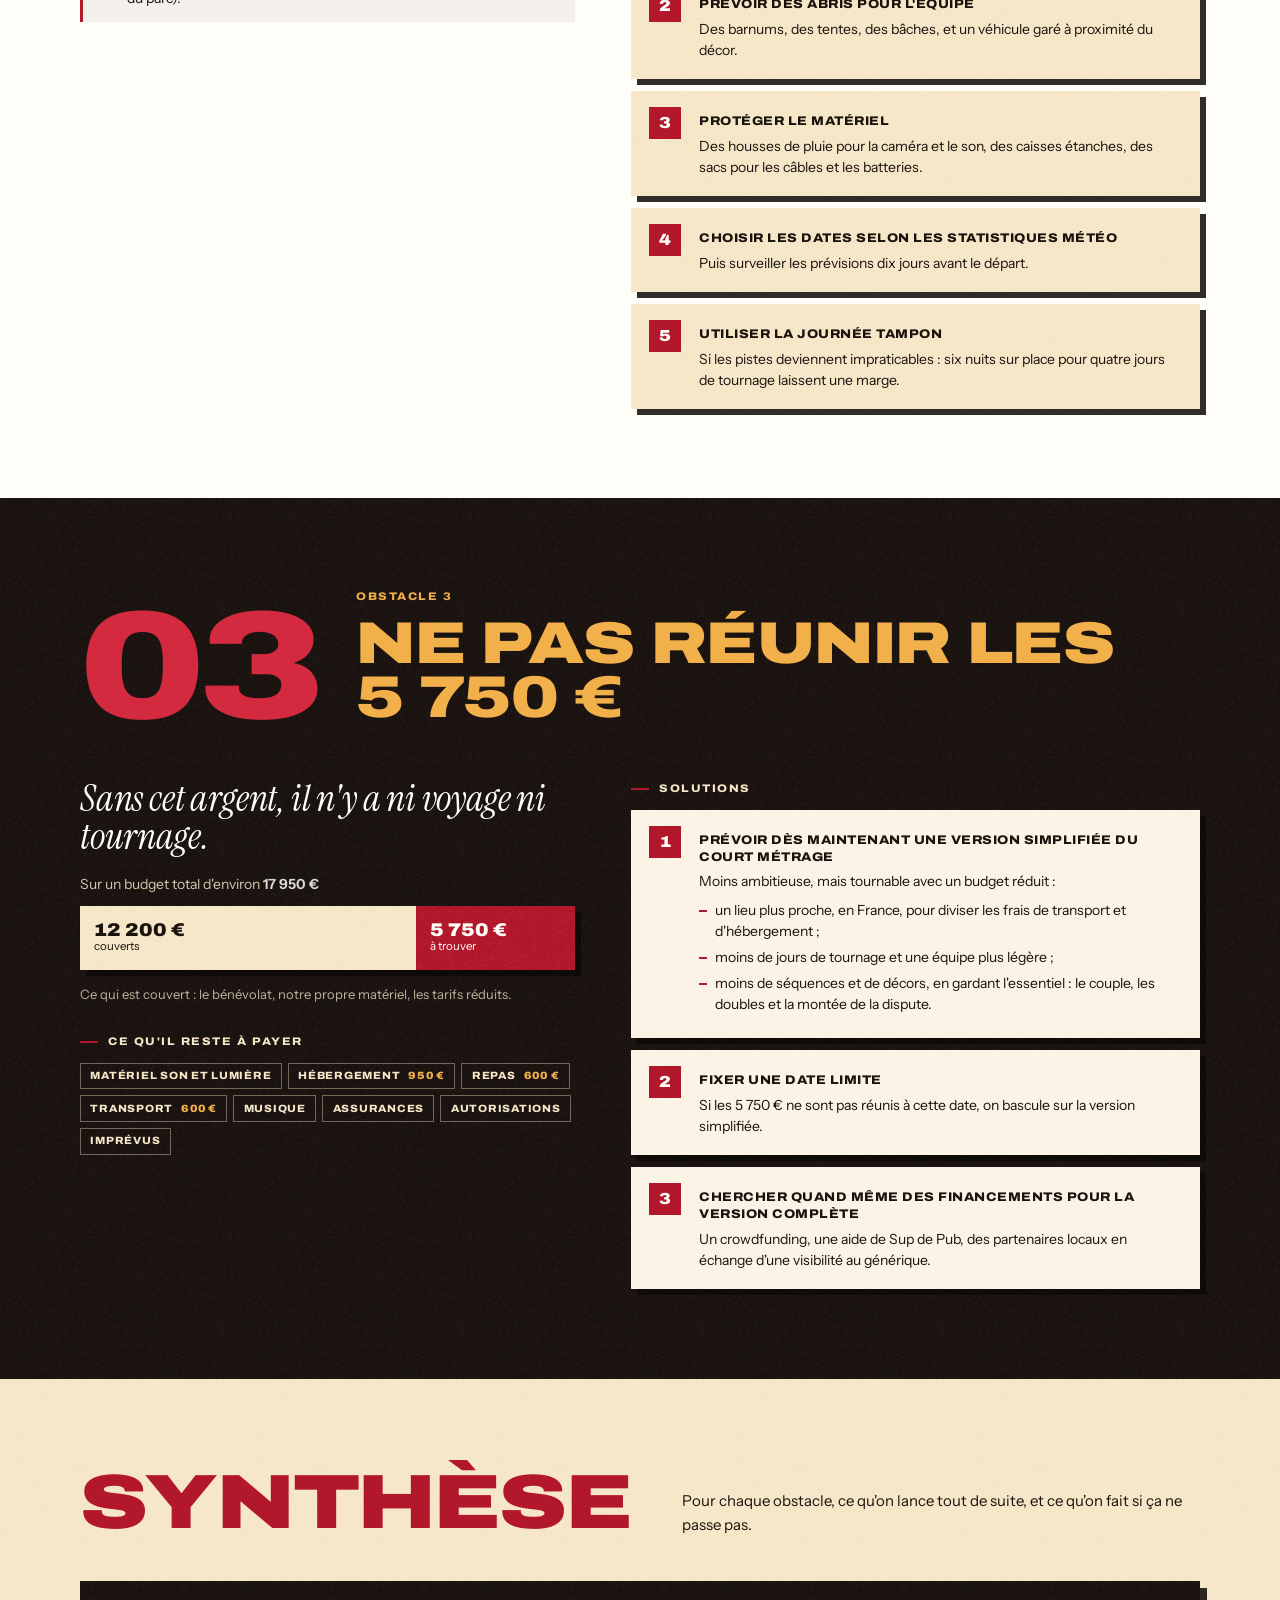
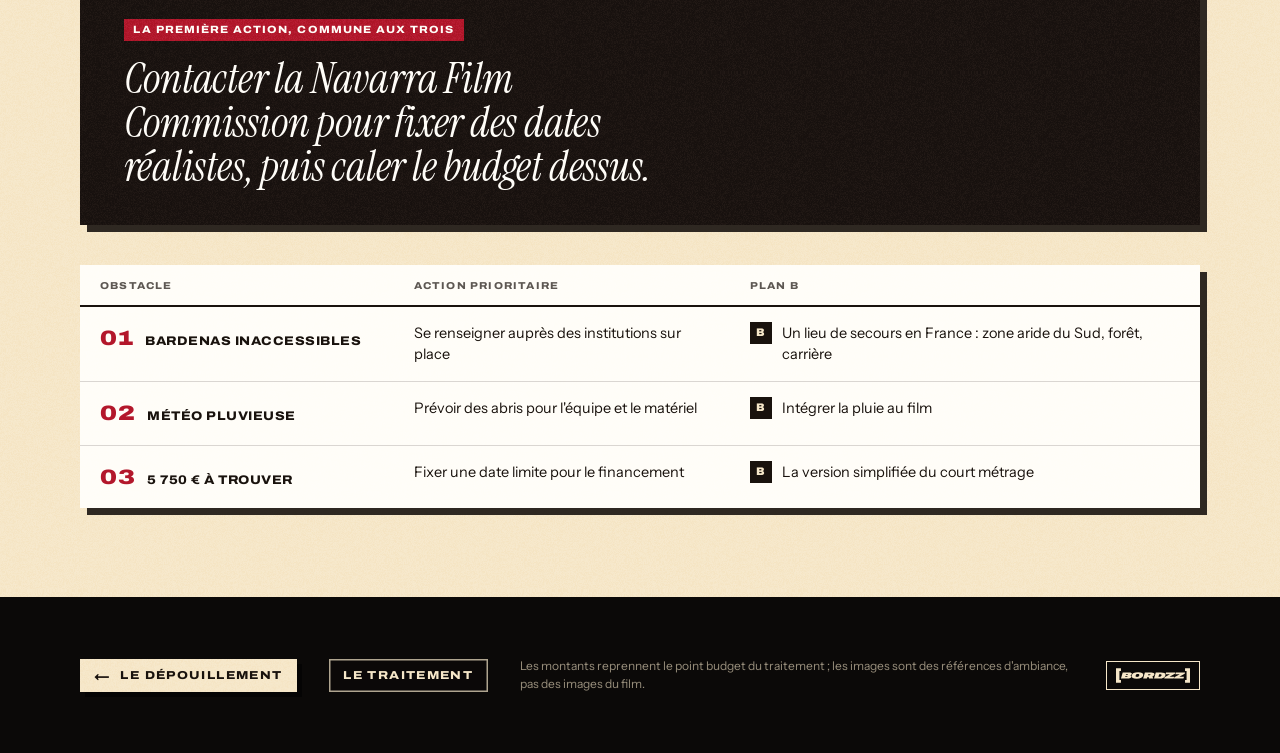
<file: les-barreaux-de-sable/obstacles.html>
<!doctype html>
<html lang="fr">
<head>
  <meta charset="utf-8">
  <meta name="viewport" content="width=device-width, initial-scale=1">
  <title>Obstacles et solutions — Les Barreaux de Sable</title>
  <!-- Page privée : accessible uniquement par lien direct (depuis le dépouillement), jamais indexée -->
  <meta name="robots" content="noindex, nofollow, noarchive, nosnippet">
  <meta name="theme-color" content="#0d0a08">
  <link rel="icon" href="../assets/logo/favicon.svg" type="image/svg+xml">
  <link rel="preconnect" href="https://fonts.googleapis.com">
  <link rel="preconnect" href="https://fonts.gstatic.com" crossorigin>
  <link rel="stylesheet" href="https://fonts.googleapis.com/css2?family=Archivo:wdth,wght@62..125,100..900&family=Instrument+Sans:wdth,wght@75..100,400..700&family=Instrument+Serif:ital@0;1&display=swap">
  <link rel="stylesheet" href="treatment.css?v=22">
  <link rel="stylesheet" href="depouillement.css?v=3">
  <link rel="stylesheet" href="obstacles.css?v=2">
  <script>document.documentElement.classList.add('js');</script>
  <script src="treatment.js?v=21" defer></script>
</head>
<body class="ob-page">
  <span class="progress" aria-hidden="true"><i></i></span>

  <!-- ===================== Autocollant : le nuage de pluie ===================== -->
  <svg width="0" height="0" style="position:absolute" aria-hidden="true" focusable="false">
    <defs>
      <g id="cloud-shape">
        <circle cx="48" cy="62" r="22"/><circle cx="78" cy="46" r="29"/><circle cx="110" cy="56" r="23"/>
        <circle cx="132" cy="70" r="15"/><rect x="40" y="58" width="96" height="27" rx="13"/>
      </g>
      <path id="raindrop" d="M0 0C0 0-8 11-8 17a8 8 0 0 0 16 0C8 11 0 0 0 0Z"/>
      <symbol id="cloud" viewBox="0 0 160 140">
        <use href="#cloud-shape" fill="#fff" stroke="#fff" stroke-width="14" stroke-linejoin="round"/>
        <g fill="#fff" stroke="#fff" stroke-width="9" stroke-linejoin="round">
          <use href="#raindrop" x="58" y="98"/><use href="#raindrop" x="88" y="104"/><use href="#raindrop" x="118" y="96"/>
        </g>
        <use href="#cloud-shape" fill="#9aa8b5"/>
        <path d="M52 50c4-9 13-13 22-11M86 34c8-4 18-2 23 5" fill="none" stroke="#c7d1da" stroke-width="4" stroke-linecap="round"/>
        <g fill="#4a8ed4">
          <use href="#raindrop" x="58" y="98"/><use href="#raindrop" x="88" y="104"/><use href="#raindrop" x="118" y="96"/>
        </g>
      </symbol>
    </defs>
  </svg>

  <!-- ===================== OUVERTURE ===================== -->
  <header class="intro dp-intro" id="top">
    <img class="ref intro__bg" src="img/ref/hero.webp" alt="" fetchpriority="high" decoding="async">
    <i class="cross" style="--x:22%;--y:30%" aria-hidden="true"></i>
    <i class="cross cross--red" style="--x:74%;--y:62%" aria-hidden="true"></i>
    <i class="cross" style="--x:31%;--y:72%" aria-hidden="true"></i>
    <a class="doc-btn doc-btn--ghost dp-back" href="depouillement.html"><span aria-hidden="true">←</span>Le dépouillement</a>
    <div class="intro__inner">
      <h1 class="intro__title">Les Barreaux<br>de Sable</h1>
      <span class="intro__tag">obstacles et solutions</span>
      <p class="intro__by">Note de production</p>
      <p class="intro__school">Sup de Pub · 2026–2027 <a class="logo-box" href="../" aria-label="BORDZZ"><span class="logo-mark"></span></a></p>
    </div>
  </header>

  <div class="ticker" aria-hidden="true"><div class="ticker__track"><span>Obstacles et solutions — l'accès aux Bardenas — la météo — le financement — un plan B pour chacun — </span><span>Obstacles et solutions — l'accès aux Bardenas — la météo — le financement — un plan B pour chacun — </span></div></div>

  <main>

    <!-- ===================== LES OBSTACLES ===================== -->
    <section class="sheet sheet--cream" id="obstacles" data-chapter="Les obstacles" aria-labelledby="t-obstacles">
      <div class="wrap">
        <div class="dp-head dp-head--text">
          <h2 class="t-xl" id="t-obstacles">Trois<br>obstacles</h2>
          <p class="ob-lead">Trois obstacles peuvent compromettre le tournage des <em>Barreaux de Sable</em>&nbsp;: l'accès aux Bardenas Reales, la météo et le financement. Chacun a des solutions concrètes à lancer dès maintenant.</p>
        </div>

        <div class="ob-recall">
          <div>
            <span class="pill pill--red">Pour rappel</span>
            <p>Un court métrage de fiction d'environ quinze minutes, thriller psychologique et fantastique, projet Sup de Pub 2026–2027. Le tournage est prévu dans le désert des Bardenas Reales, en Navarre.</p>
          </div>
          <dl class="ob-facts">
            <div><dt>15</dt><dd>minutes environ</dd></div>
            <div><dt>1</dt><dd>jour de repérage</dd></div>
            <div><dt>4</dt><dd>jours de tournage</dd></div>
            <div><dt>6</dt><dd>nuits sur place</dd></div>
            <div><dt>9</dt><dd>personnes</dd></div>
          </dl>
        </div>

        <ol class="ob-menu">
          <li><a href="#bardenas"><b>01</b><h3>Impossible de tourner dans les Bardenas</h3><p>Sans le désert, la plaine, la crevasse et la falaise disparaissent.</p><span>Les solutions →</span></a></li>
          <li><a href="#meteo"><b>02</b><h3>Une météo pluvieuse</h3><p>Un ciel gris casse l'image, et la boue peut fermer les pistes.</p><span>Les solutions →</span></a></li>
          <li><a href="#financement"><b>03</b><h3>Ne pas réunir les 5&nbsp;750&nbsp;€</h3><p>Sans cet argent, il n'y a ni voyage ni tournage.</p><span>Les solutions →</span></a></li>
        </ol>
      </div>
    </section>

    <!-- ===================== 1. LES BARDENAS ===================== -->
    <section class="sheet sheet--night ob" id="bardenas" data-chapter="Les Bardenas" aria-labelledby="t-bardenas">
      <div class="wrap">
        <header class="ob__head">
          <span class="ob__n" aria-hidden="true">01</span>
          <div>
            <p class="ob__kicker">Obstacle 1</p>
            <h2 class="ob__title" id="t-bardenas">Impossible de tourner dans les Bardenas</h2>
          </div>
        </header>
        <div class="ob__body">
          <div class="ob__why">
            <p class="ob__stake">Le désert est le décor du film&nbsp;: sans lui, la plaine, la crevasse et la falaise disparaissent.</p>
            <p>Les Bardenas sont un parc naturel et une réserve de biosphère de l'UNESCO. L'accès y est réglementé, et il peut être fermé au public.</p>
            <h3 class="ob__label">Causes possibles</h3>
            <ul class="ob__risks">
              <li>Une autorisation refusée, ou trop chère, auprès de la Comunidad de Bardenas Reales.</li>
              <li>Un accès fermé à nos dates&nbsp;: périodes de nidification des oiseaux, exercices militaires.</li>
              <li>Des conditions trop dures sur place&nbsp;: chaleur, vent, sable dans le matériel, zones isolées.</li>
            </ul>
            <figure class="frame ob__img"><img src="img/ref/castildetierra.jpg" alt="Castildetierra, dans les Bardenas Reales" width="740" height="464" loading="lazy"><span class="pill pill--float">Castildetierra, Bardenas</span></figure>
          </div>
          <div class="ob__fix">
            <h3 class="ob__label">Solutions</h3>
            <ol class="ob__steps">
              <li><b>Se renseigner en profondeur auprès des institutions sur place</b><p>La Navarra Film Commission, la Comunidad de Bardenas Reales, les offices de tourisme locaux. L'objectif&nbsp;: connaître les autorisations, les coûts, les zones accessibles, les périodes de fermeture et les règles du parc, le tout par écrit.</p></li>
              <li><b>Trouver des lieux de secours en France</b>
                <ul>
                  <li>un paysage désertique ou aride en France&nbsp;: le Colorado provençal, les Ocres&nbsp;;</li>
                  <li>d'autres univers qui gardent le huis clos du couple perdu&nbsp;: une forêt, une carrière, des gorges.</li>
                </ul>
              </li>
              <li><b>Adapter le film au lieu de secours</b><p>Garder les trois espaces, la plaine, la crevasse et la falaise, en les transposant dans le nouveau décor.</p></li>
              <li><b>Préparer l'équipe au terrain</b><p>Des housses anti-sable, les changements d'objectif à l'abri, beaucoup d'eau et une trousse de secours.</p></li>
            </ol>
          </div>
        </div>
      </div>
    </section>

    <!-- ===================== 2. LA MÉTÉO ===================== -->
    <section class="sheet sheet--white ob" id="meteo" data-chapter="La météo" aria-labelledby="t-meteo">
      <div class="wrap">
        <header class="ob__head">
          <span class="ob__n" aria-hidden="true">02</span>
          <div>
            <p class="ob__kicker">Obstacle 2</p>
            <h2 class="ob__title" id="t-meteo">Une météo pluvieuse</h2>
          </div>
          <svg class="sticker ob__cloud" aria-hidden="true"><use href="#cloud"/></svg>
        </header>
        <div class="ob__body">
          <div class="ob__why">
            <h3 class="ob__label">Impacts</h3>
            <ul class="ob__risks">
              <li><b>Le style visuel.</b> Le film repose sur une image solaire, chaude et contrastée. Un ciel gris casse le passage de la couleur au noir et blanc.</li>
              <li><b>L'accès.</b> Le sol des Bardenas est argileux&nbsp;: après une averse, les pistes peuvent devenir boueuses, ou être fermées (à vérifier auprès du parc).</li>
            </ul>
          </div>
          <div class="ob__fix">
            <h3 class="ob__label">Solutions</h3>
            <ol class="ob__steps">
              <li><b>Faire de la pluie une force du film</b><p>Une averse dans le désert peut ajouter une autre dimension au court métrage, en écho à la dispute qui monte. Prévoir en amont quelles séquences pourraient l'intégrer.</p></li>
              <li><b>Prévoir des abris pour l'équipe</b><p>Des barnums, des tentes, des bâches, et un véhicule garé à proximité du décor.</p></li>
              <li><b>Protéger le matériel</b><p>Des housses de pluie pour la caméra et le son, des caisses étanches, des sacs pour les câbles et les batteries.</p></li>
              <li><b>Choisir les dates selon les statistiques météo</b><p>Puis surveiller les prévisions dix jours avant le départ.</p></li>
              <li><b>Utiliser la journée tampon</b><p>Si les pistes deviennent impraticables&nbsp;: six nuits sur place pour quatre jours de tournage laissent une marge.</p></li>
            </ol>
          </div>
        </div>
      </div>
    </section>

    <!-- ===================== 3. LE FINANCEMENT ===================== -->
    <section class="sheet sheet--night ob" id="financement" data-chapter="Le financement" aria-labelledby="t-financement">
      <div class="wrap">
        <header class="ob__head">
          <span class="ob__n" aria-hidden="true">03</span>
          <div>
            <p class="ob__kicker">Obstacle 3</p>
            <h2 class="ob__title" id="t-financement">Ne pas réunir les 5&nbsp;750&nbsp;€</h2>
          </div>
        </header>
        <div class="ob__body">
          <div class="ob__why">
            <p class="ob__stake">Sans cet argent, il n'y a ni voyage ni tournage.</p>
            <figure class="ob-money">
              <figcaption>Sur un budget total d'environ <b>17&nbsp;950&nbsp;€</b></figcaption>
              <div class="ob-money__bar" role="img" aria-label="12 200 euros couverts, soit 68 %, et 5 750 euros à trouver, soit 32 %">
                <span class="ob-money__ok" style="--w: 68%"><b>12&nbsp;200&nbsp;€</b>couverts</span>
                <span class="ob-money__todo" style="--w: 32%"><b>5&nbsp;750&nbsp;€</b>à trouver</span>
              </div>
              <p class="ob-money__note">Ce qui est couvert&nbsp;: le bénévolat, notre propre matériel, les tarifs réduits.</p>
            </figure>
            <h3 class="ob__label">Ce qu'il reste à payer</h3>
            <ul class="ob-chips">
              <li>Matériel son et lumière</li>
              <li>Hébergement <b>950&nbsp;€</b></li>
              <li>Repas <b>600&nbsp;€</b></li>
              <li>Transport <b>600&nbsp;€</b></li>
              <li>Musique</li>
              <li>Assurances</li>
              <li>Autorisations</li>
              <li>Imprévus</li>
            </ul>
          </div>
          <div class="ob__fix">
            <h3 class="ob__label">Solutions</h3>
            <ol class="ob__steps">
              <li><b>Prévoir dès maintenant une version simplifiée du court métrage</b><p>Moins ambitieuse, mais tournable avec un budget réduit&nbsp;:</p>
                <ul>
                  <li>un lieu plus proche, en France, pour diviser les frais de transport et d'hébergement&nbsp;;</li>
                  <li>moins de jours de tournage et une équipe plus légère&nbsp;;</li>
                  <li>moins de séquences et de décors, en gardant l'essentiel&nbsp;: le couple, les doubles et la montée de la dispute.</li>
                </ul>
              </li>
              <li><b>Fixer une date limite</b><p>Si les 5&nbsp;750&nbsp;€ ne sont pas réunis à cette date, on bascule sur la version simplifiée.</p></li>
              <li><b>Chercher quand même des financements pour la version complète</b><p>Un crowdfunding, une aide de Sup de Pub, des partenaires locaux en échange d'une visibilité au générique.</p></li>
            </ol>
          </div>
        </div>
      </div>
    </section>

    <!-- ===================== SYNTHÈSE ===================== -->
    <section class="sheet sheet--cream" id="synthese" data-chapter="Synthèse" aria-labelledby="t-synthese">
      <div class="wrap">
        <div class="dp-head dp-head--text">
          <h2 class="t-xl" id="t-synthese">Synthèse</h2>
          <p>Pour chaque obstacle, ce qu'on lance tout de suite, et ce qu'on fait si ça ne passe pas.</p>
        </div>
        <div class="ob-first">
          <span class="pill pill--red">La première action, commune aux trois</span>
          <p class="says__big">Contacter la Navarra Film Commission pour fixer des dates réalistes, puis caler le budget dessus.</p>
        </div>
        <table class="ob-table">
          <thead><tr><th scope="col">Obstacle</th><th scope="col">Action prioritaire</th><th scope="col">Plan B</th></tr></thead>
          <tbody>
            <tr><th scope="row"><a href="#bardenas"><b>01</b>Bardenas inaccessibles</a></th><td data-label="Action prioritaire">Se renseigner auprès des institutions sur place</td><td data-label="Plan B">Un lieu de secours en France&nbsp;: zone aride du Sud, forêt, carrière</td></tr>
            <tr><th scope="row"><a href="#meteo"><b>02</b>Météo pluvieuse</a></th><td data-label="Action prioritaire">Prévoir des abris pour l'équipe et le matériel</td><td data-label="Plan B">Intégrer la pluie au film</td></tr>
            <tr><th scope="row"><a href="#financement"><b>03</b>5&nbsp;750&nbsp;€ à trouver</a></th><td data-label="Action prioritaire">Fixer une date limite pour le financement</td><td data-label="Plan B">La version simplifiée du court métrage</td></tr>
          </tbody>
        </table>
      </div>
    </section>
  </main>

  <footer class="dp-foot">
    <div class="wrap">
      <a class="doc-btn" href="depouillement.html"><span aria-hidden="true">←</span>Le dépouillement</a>
      <a class="doc-btn doc-btn--ghost" href="./">Le traitement</a>
      <p>Les montants reprennent le point budget du traitement&nbsp;; les images sont des références d'ambiance, pas des images du film.</p>
      <a class="logo-box" href="../" aria-label="BORDZZ"><span class="logo-mark"></span></a>
    </div>
  </footer>

  <nav class="chap" aria-label="Sommaire" data-chap>
    <button class="chap__btn" type="button" aria-expanded="false" data-chap-btn><b data-chap-n>01</b><span data-chap-t>Les obstacles</span></button>
    <ol class="chap__list" data-chap-list hidden></ol>
  </nav>
</body>
</html>
</file>
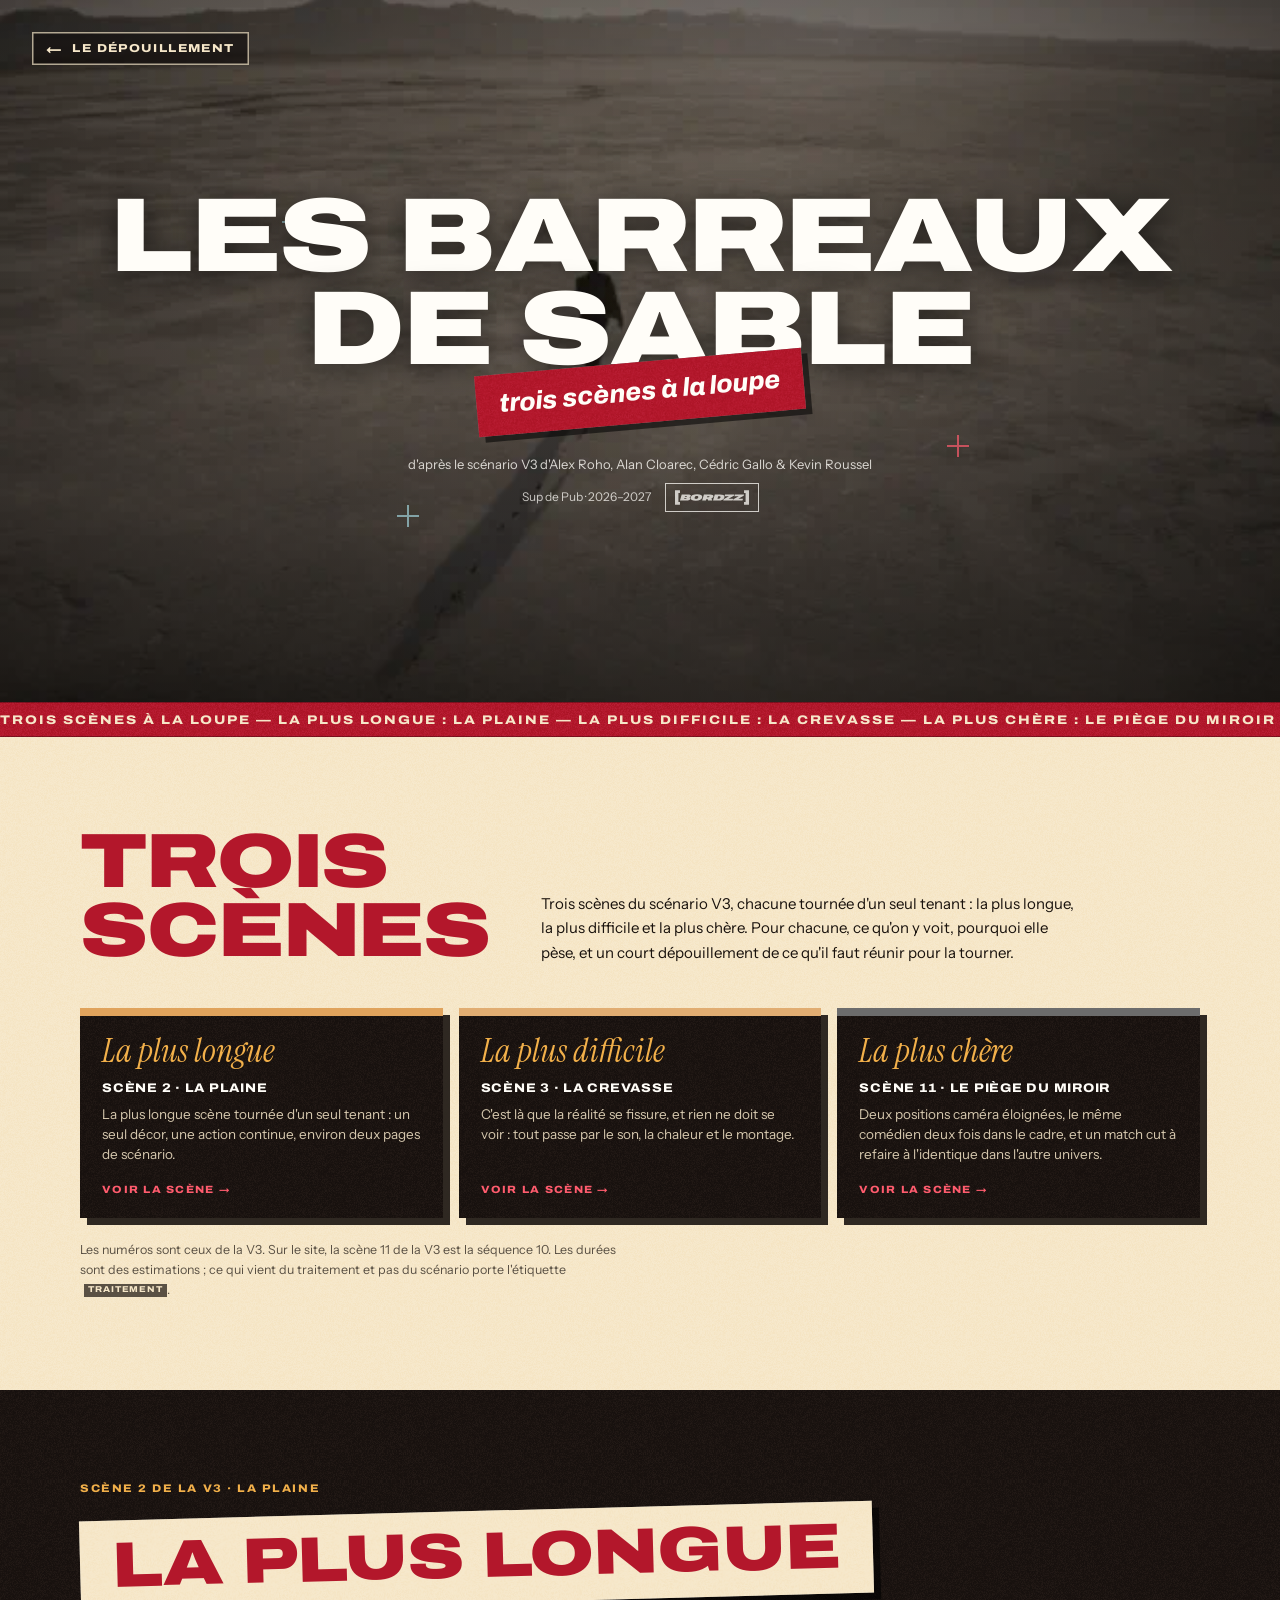
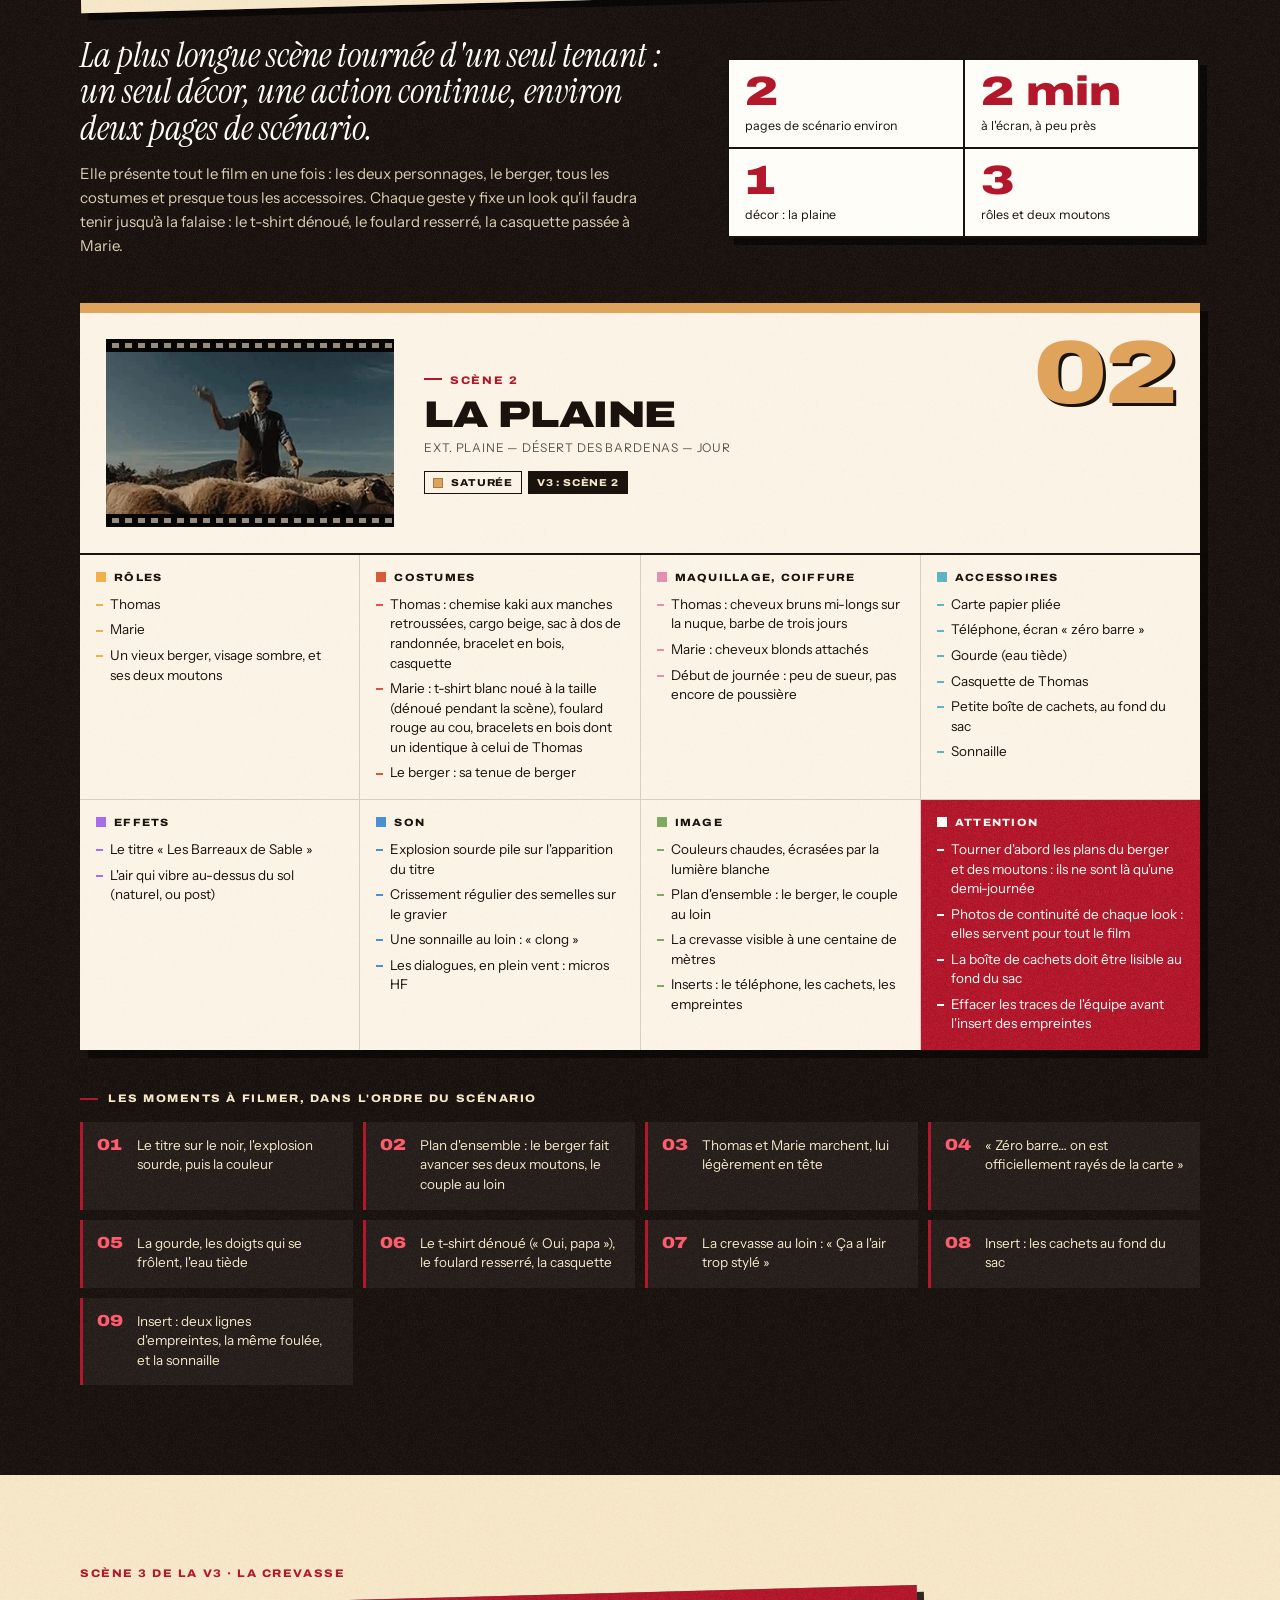
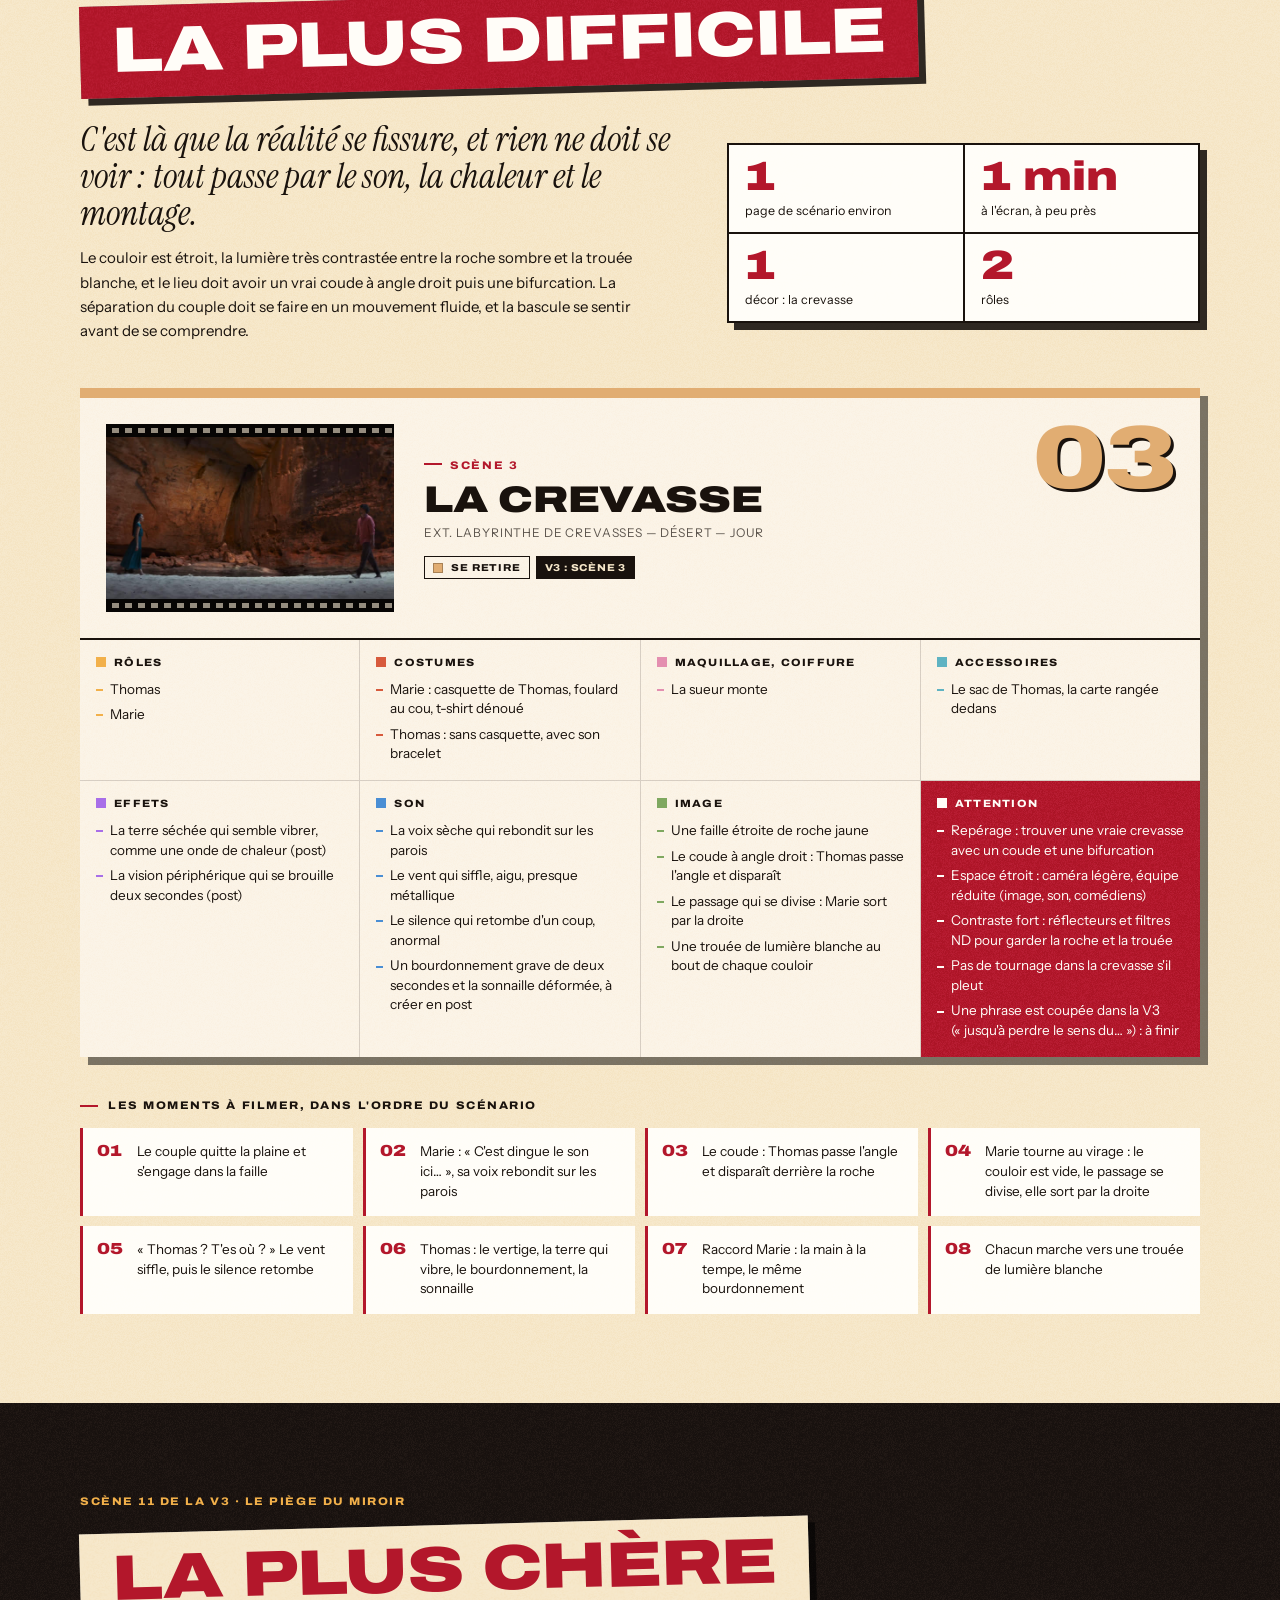
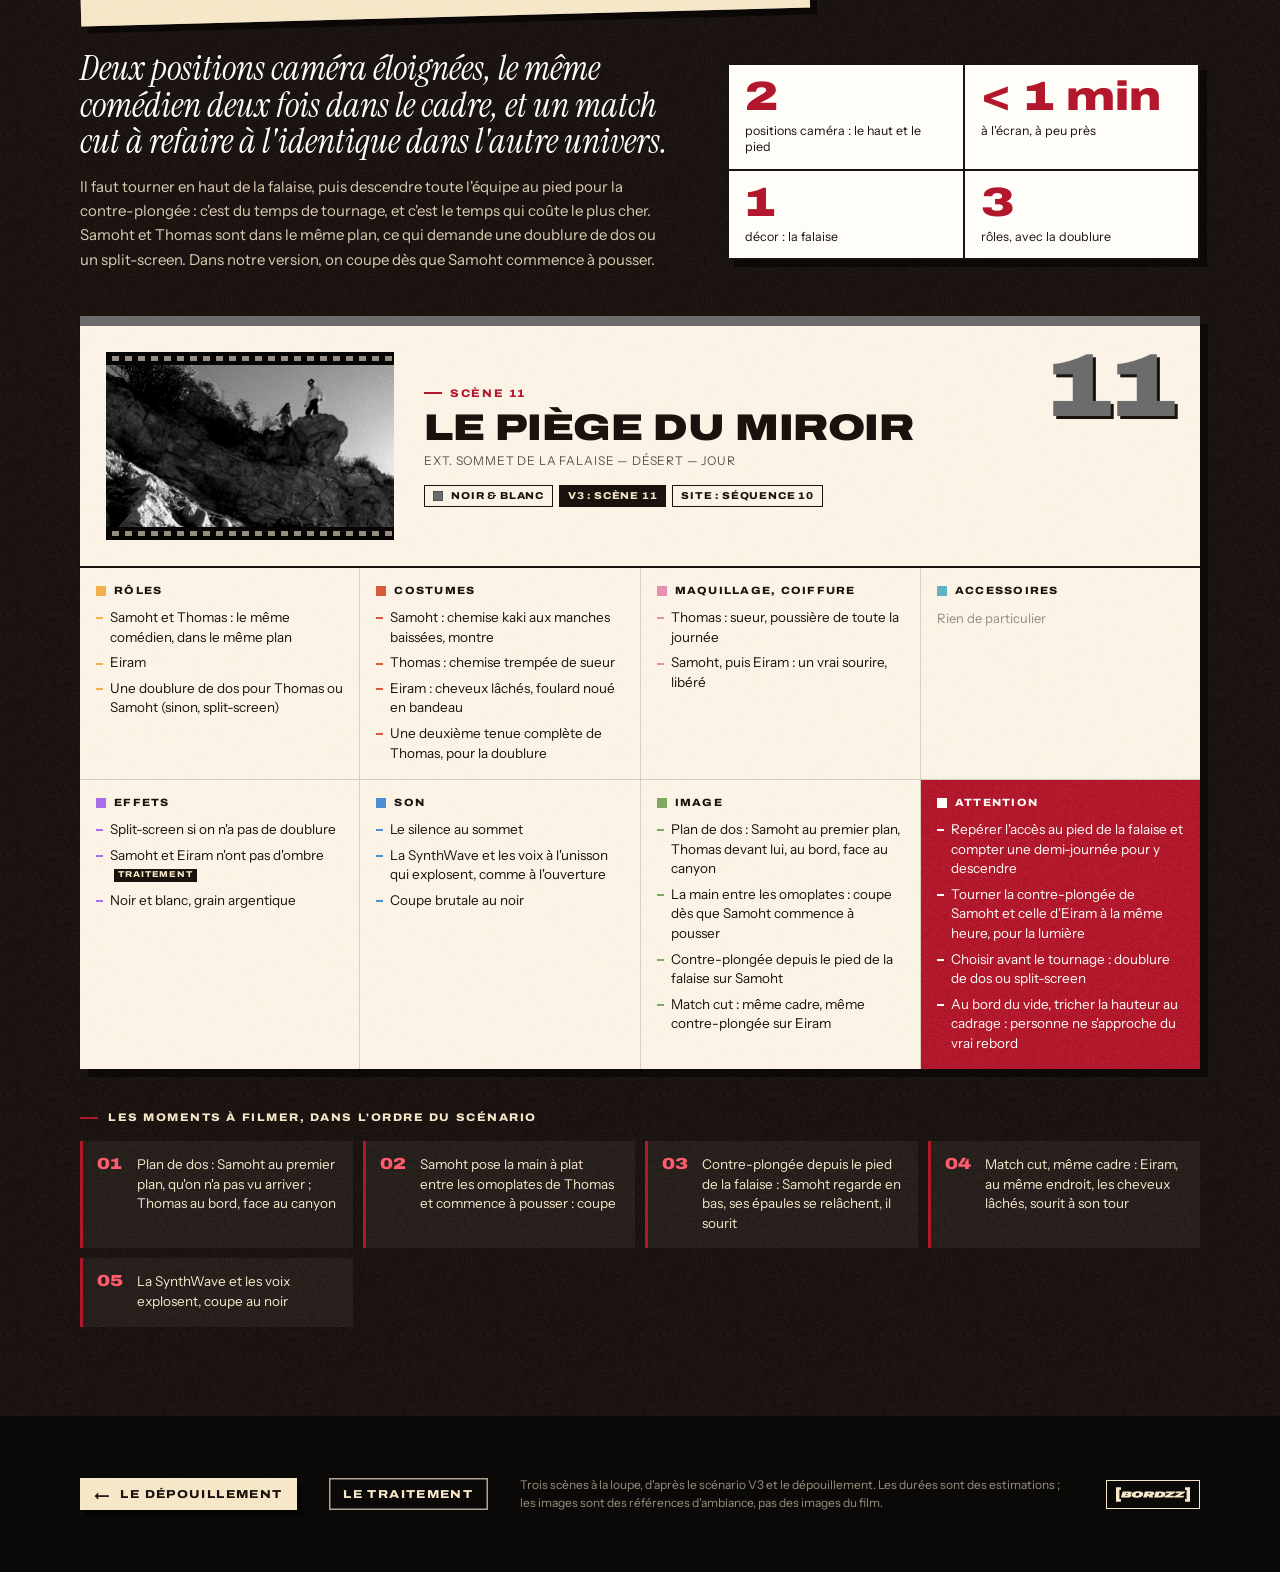
<file: les-barreaux-de-sable/scenes.html>
<!doctype html>
<html lang="fr">
<head>
  <meta charset="utf-8">
  <meta name="viewport" content="width=device-width, initial-scale=1">
  <title>Trois scènes à la loupe — Les Barreaux de Sable</title>
  <!-- Page privée : accessible uniquement par lien direct (depuis le dépouillement), jamais indexée -->
  <meta name="robots" content="noindex, nofollow, noarchive, nosnippet">
  <meta name="theme-color" content="#0d0a08">
  <link rel="icon" href="../assets/logo/favicon.svg" type="image/svg+xml">
  <link rel="preconnect" href="https://fonts.googleapis.com">
  <link rel="preconnect" href="https://fonts.gstatic.com" crossorigin>
  <link rel="stylesheet" href="https://fonts.googleapis.com/css2?family=Archivo:wdth,wght@62..125,100..900&family=Instrument+Sans:wdth,wght@75..100,400..700&family=Instrument+Serif:ital@0;1&display=swap">
  <link rel="stylesheet" href="treatment.css?v=22">
  <link rel="stylesheet" href="depouillement.css?v=3">
  <link rel="stylesheet" href="scenes.css?v=1">
  <script>document.documentElement.classList.add('js');</script>
  <script src="treatment.js?v=21" defer></script>
</head>
<body class="sc-page">
  <span class="progress" aria-hidden="true"><i></i></span>

  <!-- ===================== OUVERTURE ===================== -->
  <header class="intro dp-intro" id="top">
    <img class="ref intro__bg" src="img/ref/hero.webp" alt="" fetchpriority="high" decoding="async">
    <i class="cross" style="--x:22%;--y:30%" aria-hidden="true"></i>
    <i class="cross cross--red" style="--x:74%;--y:62%" aria-hidden="true"></i>
    <i class="cross" style="--x:31%;--y:72%" aria-hidden="true"></i>
    <a class="doc-btn doc-btn--ghost dp-back" href="depouillement.html"><span aria-hidden="true">←</span>Le dépouillement</a>
    <div class="intro__inner">
      <h1 class="intro__title">Les Barreaux<br>de Sable</h1>
      <span class="intro__tag">trois scènes à la loupe</span>
      <p class="intro__by">d'après le scénario V3 d'Alex Roho, Alan Cloarec, Cédric Gallo &amp; Kevin Roussel</p>
      <p class="intro__school">Sup de Pub · 2026–2027 <a class="logo-box" href="../" aria-label="BORDZZ"><span class="logo-mark"></span></a></p>
    </div>
  </header>

  <div class="ticker" aria-hidden="true"><div class="ticker__track"><span>Trois scènes à la loupe — la plus longue : la plaine — la plus difficile : la crevasse — la plus chère : le piège du miroir — </span><span>Trois scènes à la loupe — la plus longue : la plaine — la plus difficile : la crevasse — la plus chère : le piège du miroir — </span></div></div>

  <main>
    <section class="sheet sheet--cream" id="scenes" data-chapter="Les trois scènes" aria-labelledby="t-scenes">
      <div class="wrap">
        <div class="dp-head dp-head--text">
          <h2 class="t-xl" id="t-scenes">Trois<br>scènes</h2>
          <p>Trois scènes du scénario V3, chacune tournée d'un seul tenant&nbsp;: la plus longue, la plus difficile et la plus chère. Pour chacune, ce qu'on y voit, pourquoi elle pèse, et un court dépouillement de ce qu'il faut réunir pour la tourner.</p>
        </div>
        <ol class="sc-menu">
          <li><a href="#la-plus-longue" style="--g: #e0a35c"><b>La plus longue</b><h3>Scène 2 · La plaine</h3><p>La plus longue scène tournée d'un seul tenant&nbsp;: un seul décor, une action continue, environ deux pages de scénario.</p><span>Voir la scène →</span></a></li>
          <li><a href="#la-plus-difficile" style="--g: #e1ad72"><b>La plus difficile</b><h3>Scène 3 · La crevasse</h3><p>C'est là que la réalité se fissure, et rien ne doit se voir&nbsp;: tout passe par le son, la chaleur et le montage.</p><span>Voir la scène →</span></a></li>
          <li><a href="#la-plus-chere" style="--g: #6c6c6c"><b>La plus chère</b><h3>Scène 11 · Le piège du miroir</h3><p>Deux positions caméra éloignées, le même comédien deux fois dans le cadre, et un match cut à refaire à l'identique dans l'autre univers.</p><span>Voir la scène →</span></a></li>
        </ol>
        <p class="sc-note">Les numéros sont ceux de la V3. Sur le site, la scène&nbsp;11 de la V3 est la séquence&nbsp;10. Les durées sont des estimations&nbsp;; ce qui vient du traitement et pas du scénario porte l'étiquette <span class="dp-src">traitement</span>.</p>
      </div>
    </section>

    <section class="sheet sheet--night sc" id="la-plus-longue" data-chapter="La plus longue" aria-labelledby="t-la-plus-longue">
      <div class="wrap">
        <header class="sc__head">
          <p class="sc__kicker">Scène 2 de la V3 · La plaine</p>
          <h2 class="sc__sup" id="t-la-plus-longue">La plus longue</h2>
        </header>
        <div class="sc__intro">
          <div>
            <p class="sc__lead">La plus longue scène tournée d'un seul tenant&nbsp;: un seul décor, une action continue, environ deux pages de scénario.</p>
            <p class="sc__why">Elle présente tout le film en une fois&nbsp;: les deux personnages, le berger, tous les costumes et presque tous les accessoires. Chaque geste y fixe un look qu'il faudra tenir jusqu'à la falaise&nbsp;: le t-shirt dénoué, le foulard resserré, la casquette passée à Marie.</p>
          </div>
          <dl class="sc__facts"><div><dt>2</dt><dd>pages de scénario environ</dd></div><div><dt>2&nbsp;min</dt><dd>à l'écran, à peu près</dd></div><div><dt>1</dt><dd>décor&nbsp;: la plaine</dd></div><div><dt>3</dt><dd>rôles et deux moutons</dd></div></dl>
        </div>
        <article class="dp-seq sc-sheet" style="--g: #e0a35c">
            <header class="dp-seq__head">
              <figure class="dp-seq__img"><img src="img/ref/shepherd.jpg" alt="" loading="lazy"></figure>
              <div class="dp-seq__id">
                <p class="dp-seq__n">Scène 2</p>
                <h3>La plaine</h3>
                <p class="dp-seq__slug">EXT. Plaine — désert des Bardenas — jour</p>
                <ul class="dp-tags"><li><i class="dp-sw" aria-hidden="true"></i>Saturée</li><li class="is-v3">V3&nbsp;: scène&nbsp;2</li></ul>
              </div>
              <span class="dp-seq__big" aria-hidden="true">02</span>
            </header>
            <div class="dp-seq__grid">
              <section class="dp-cat k-roles" data-cat="roles"><h4>Rôles</h4><ul><li>Thomas</li><li>Marie</li><li>Un vieux berger, visage sombre, et ses deux moutons</li></ul></section>
              <section class="dp-cat k-costumes" data-cat="costumes"><h4>Costumes</h4><ul><li>Thomas&nbsp;: chemise kaki aux manches retroussées, cargo beige, sac à dos de randonnée, bracelet en bois, casquette</li><li>Marie&nbsp;: t-shirt blanc noué à la taille (dénoué pendant la scène), foulard rouge au cou, bracelets en bois dont un identique à celui de Thomas</li><li>Le berger&nbsp;: sa tenue de berger</li></ul></section>
              <section class="dp-cat k-hmc" data-cat="hmc"><h4>Maquillage, coiffure</h4><ul><li>Thomas&nbsp;: cheveux bruns mi-longs sur la nuque, barbe de trois jours</li><li>Marie&nbsp;: cheveux blonds attachés</li><li>Début de journée&nbsp;: peu de sueur, pas encore de poussière</li></ul></section>
              <section class="dp-cat k-props" data-cat="props"><h4>Accessoires</h4><ul><li>Carte papier pliée</li><li>Téléphone, écran «&nbsp;zéro barre&nbsp;»</li><li>Gourde (eau tiède)</li><li>Casquette de Thomas</li><li>Petite boîte de cachets, au fond du sac</li><li>Sonnaille</li></ul></section>
              <section class="dp-cat k-fx" data-cat="fx"><h4>Effets</h4><ul><li>Le titre «&nbsp;Les Barreaux de Sable&nbsp;»</li><li>L'air qui vibre au-dessus du sol (naturel, ou post)</li></ul></section>
              <section class="dp-cat k-sound" data-cat="sound"><h4>Son</h4><ul><li>Explosion sourde pile sur l'apparition du titre</li><li>Crissement régulier des semelles sur le gravier</li><li>Une sonnaille au loin&nbsp;: «&nbsp;clong&nbsp;»</li><li>Les dialogues, en plein vent&nbsp;: micros HF</li></ul></section>
              <section class="dp-cat k-image" data-cat="image"><h4>Image</h4><ul><li>Couleurs chaudes, écrasées par la lumière blanche</li><li>Plan d'ensemble&nbsp;: le berger, le couple au loin</li><li>La crevasse visible à une centaine de mètres</li><li>Inserts&nbsp;: le téléphone, les cachets, les empreintes</li></ul></section>
              <section class="dp-cat k-warn dp-cat--warn" data-cat="warn"><h4>Attention</h4><ul><li>Tourner d'abord les plans du berger et des moutons&nbsp;: ils ne sont là qu'une demi-journée</li><li>Photos de continuité de chaque look&nbsp;: elles servent pour tout le film</li><li>La boîte de cachets doit être lisible au fond du sac</li><li>Effacer les traces de l'équipe avant l'insert des empreintes</li></ul></section>
            </div>
          </article>
        <div class="sc__shots">
          <h3 class="sc__label">Les moments à filmer, dans l'ordre du scénario</h3>
          <ol><li>Le titre sur le noir, l'explosion sourde, puis la couleur</li><li>Plan d'ensemble&nbsp;: le berger fait avancer ses deux moutons, le couple au loin</li><li>Thomas et Marie marchent, lui légèrement en tête</li><li>«&nbsp;Zéro barre… on est officiellement rayés de la carte&nbsp;»</li><li>La gourde, les doigts qui se frôlent, l'eau tiède</li><li>Le t-shirt dénoué («&nbsp;Oui, papa&nbsp;»), le foulard resserré, la casquette</li><li>La crevasse au loin&nbsp;: «&nbsp;Ça a l'air trop stylé&nbsp;»</li><li>Insert&nbsp;: les cachets au fond du sac</li><li>Insert&nbsp;: deux lignes d'empreintes, la même foulée, et la sonnaille</li></ol>
        </div>
      </div>
    </section>

    <section class="sheet sheet--cream sc" id="la-plus-difficile" data-chapter="La plus difficile" aria-labelledby="t-la-plus-difficile">
      <div class="wrap">
        <header class="sc__head">
          <p class="sc__kicker">Scène 3 de la V3 · La crevasse</p>
          <h2 class="sc__sup" id="t-la-plus-difficile">La plus difficile</h2>
        </header>
        <div class="sc__intro">
          <div>
            <p class="sc__lead">C'est là que la réalité se fissure, et rien ne doit se voir&nbsp;: tout passe par le son, la chaleur et le montage.</p>
            <p class="sc__why">Le couloir est étroit, la lumière très contrastée entre la roche sombre et la trouée blanche, et le lieu doit avoir un vrai coude à angle droit puis une bifurcation. La séparation du couple doit se faire en un mouvement fluide, et la bascule se sentir avant de se comprendre.</p>
          </div>
          <dl class="sc__facts"><div><dt>1</dt><dd>page de scénario environ</dd></div><div><dt>1&nbsp;min</dt><dd>à l'écran, à peu près</dd></div><div><dt>1</dt><dd>décor&nbsp;: la crevasse</dd></div><div><dt>2</dt><dd>rôles</dd></div></dl>
        </div>
        <article class="dp-seq sc-sheet" style="--g: #e1ad72">
            <header class="dp-seq__head">
              <figure class="dp-seq__img"><img src="img/ref/canyon-split.jpg" alt="" loading="lazy"></figure>
              <div class="dp-seq__id">
                <p class="dp-seq__n">Scène 3</p>
                <h3>La crevasse</h3>
                <p class="dp-seq__slug">EXT. Labyrinthe de crevasses — désert — jour</p>
                <ul class="dp-tags"><li><i class="dp-sw" aria-hidden="true"></i>Se retire</li><li class="is-v3">V3&nbsp;: scène&nbsp;3</li></ul>
              </div>
              <span class="dp-seq__big" aria-hidden="true">03</span>
            </header>
            <div class="dp-seq__grid">
              <section class="dp-cat k-roles" data-cat="roles"><h4>Rôles</h4><ul><li>Thomas</li><li>Marie</li></ul></section>
              <section class="dp-cat k-costumes" data-cat="costumes"><h4>Costumes</h4><ul><li>Marie&nbsp;: casquette de Thomas, foulard au cou, t-shirt dénoué</li><li>Thomas&nbsp;: sans casquette, avec son bracelet</li></ul></section>
              <section class="dp-cat k-hmc" data-cat="hmc"><h4>Maquillage, coiffure</h4><ul><li>La sueur monte</li></ul></section>
              <section class="dp-cat k-props" data-cat="props"><h4>Accessoires</h4><ul><li>Le sac de Thomas, la carte rangée dedans</li></ul></section>
              <section class="dp-cat k-fx" data-cat="fx"><h4>Effets</h4><ul><li>La terre séchée qui semble vibrer, comme une onde de chaleur (post)</li><li>La vision périphérique qui se brouille deux secondes (post)</li></ul></section>
              <section class="dp-cat k-sound" data-cat="sound"><h4>Son</h4><ul><li>La voix sèche qui rebondit sur les parois</li><li>Le vent qui siffle, aigu, presque métallique</li><li>Le silence qui retombe d'un coup, anormal</li><li>Un bourdonnement grave de deux secondes et la sonnaille déformée, à créer en post</li></ul></section>
              <section class="dp-cat k-image" data-cat="image"><h4>Image</h4><ul><li>Une faille étroite de roche jaune</li><li>Le coude à angle droit&nbsp;: Thomas passe l'angle et disparaît</li><li>Le passage qui se divise&nbsp;: Marie sort par la droite</li><li>Une trouée de lumière blanche au bout de chaque couloir</li></ul></section>
              <section class="dp-cat k-warn dp-cat--warn" data-cat="warn"><h4>Attention</h4><ul><li>Repérage&nbsp;: trouver une vraie crevasse avec un coude et une bifurcation</li><li>Espace étroit&nbsp;: caméra légère, équipe réduite (image, son, comédiens)</li><li>Contraste fort&nbsp;: réflecteurs et filtres ND pour garder la roche et la trouée</li><li>Pas de tournage dans la crevasse s'il pleut</li><li>Une phrase est coupée dans la V3 («&nbsp;jusqu'à perdre le sens du…&nbsp;»)&nbsp;: à finir</li></ul></section>
            </div>
          </article>
        <div class="sc__shots">
          <h3 class="sc__label">Les moments à filmer, dans l'ordre du scénario</h3>
          <ol><li>Le couple quitte la plaine et s'engage dans la faille</li><li>Marie&nbsp;: «&nbsp;C'est dingue le son ici…&nbsp;», sa voix rebondit sur les parois</li><li>Le coude&nbsp;: Thomas passe l'angle et disparaît derrière la roche</li><li>Marie tourne au virage&nbsp;: le couloir est vide, le passage se divise, elle sort par la droite</li><li>«&nbsp;Thomas&nbsp;? T'es où&nbsp;?&nbsp;» Le vent siffle, puis le silence retombe</li><li>Thomas&nbsp;: le vertige, la terre qui vibre, le bourdonnement, la sonnaille</li><li>Raccord Marie&nbsp;: la main à la tempe, le même bourdonnement</li><li>Chacun marche vers une trouée de lumière blanche</li></ol>
        </div>
      </div>
    </section>

    <section class="sheet sheet--night sc" id="la-plus-chere" data-chapter="La plus chère" aria-labelledby="t-la-plus-chere">
      <div class="wrap">
        <header class="sc__head">
          <p class="sc__kicker">Scène 11 de la V3 · Le piège du miroir</p>
          <h2 class="sc__sup" id="t-la-plus-chere">La plus chère</h2>
        </header>
        <div class="sc__intro">
          <div>
            <p class="sc__lead">Deux positions caméra éloignées, le même comédien deux fois dans le cadre, et un match cut à refaire à l'identique dans l'autre univers.</p>
            <p class="sc__why">Il faut tourner en haut de la falaise, puis descendre toute l'équipe au pied pour la contre-plongée&nbsp;: c'est du temps de tournage, et c'est le temps qui coûte le plus cher. Samoht et Thomas sont dans le même plan, ce qui demande une doublure de dos ou un split-screen. Dans notre version, on coupe dès que Samoht commence à pousser.</p>
          </div>
          <dl class="sc__facts"><div><dt>2</dt><dd>positions caméra&nbsp;: le haut et le pied</dd></div><div><dt>&lt; 1&nbsp;min</dt><dd>à l'écran, à peu près</dd></div><div><dt>1</dt><dd>décor&nbsp;: la falaise</dd></div><div><dt>3</dt><dd>rôles, avec la doublure</dd></div></dl>
        </div>
        <article class="dp-seq sc-sheet" style="--g: #6c6c6c">
            <header class="dp-seq__head">
              <figure class="dp-seq__img"><img src="img/ref/bw-push.jpg" alt="" loading="lazy" style="object-position: 84% 28%"></figure>
              <div class="dp-seq__id">
                <p class="dp-seq__n">Scène 11</p>
                <h3>Le piège du miroir</h3>
                <p class="dp-seq__slug">EXT. Sommet de la falaise — désert — jour</p>
                <ul class="dp-tags"><li><i class="dp-sw" aria-hidden="true"></i>Noir &amp; blanc</li><li class="is-v3">V3&nbsp;: scène&nbsp;11</li><li>Site&nbsp;: séquence&nbsp;10</li></ul>
              </div>
              <span class="dp-seq__big" aria-hidden="true">11</span>
            </header>
            <div class="dp-seq__grid">
              <section class="dp-cat k-roles" data-cat="roles"><h4>Rôles</h4><ul><li>Samoht et Thomas&nbsp;: le même comédien, dans le même plan</li><li>Eiram</li><li>Une doublure de dos pour Thomas ou Samoht (sinon, split-screen)</li></ul></section>
              <section class="dp-cat k-costumes" data-cat="costumes"><h4>Costumes</h4><ul><li>Samoht&nbsp;: chemise kaki aux manches baissées, montre</li><li>Thomas&nbsp;: chemise trempée de sueur</li><li>Eiram&nbsp;: cheveux lâchés, foulard noué en bandeau</li><li>Une deuxième tenue complète de Thomas, pour la doublure</li></ul></section>
              <section class="dp-cat k-hmc" data-cat="hmc"><h4>Maquillage, coiffure</h4><ul><li>Thomas&nbsp;: sueur, poussière de toute la journée</li><li>Samoht, puis Eiram&nbsp;: un vrai sourire, libéré</li></ul></section>
              <section class="dp-cat k-props" data-cat="props"><h4>Accessoires</h4><p class="dp-none">Rien de particulier</p></section>
              <section class="dp-cat k-fx" data-cat="fx"><h4>Effets</h4><ul><li>Split-screen si on n'a pas de doublure</li><li>Samoht et Eiram n'ont pas d'ombre <span class="dp-src">traitement</span></li><li>Noir et blanc, grain argentique</li></ul></section>
              <section class="dp-cat k-sound" data-cat="sound"><h4>Son</h4><ul><li>Le silence au sommet</li><li>La SynthWave et les voix à l'unisson qui explosent, comme à l'ouverture</li><li>Coupe brutale au noir</li></ul></section>
              <section class="dp-cat k-image" data-cat="image"><h4>Image</h4><ul><li>Plan de dos&nbsp;: Samoht au premier plan, Thomas devant lui, au bord, face au canyon</li><li>La main entre les omoplates&nbsp;: coupe dès que Samoht commence à pousser</li><li>Contre-plongée depuis le pied de la falaise sur Samoht</li><li>Match cut&nbsp;: même cadre, même contre-plongée sur Eiram</li></ul></section>
              <section class="dp-cat k-warn dp-cat--warn" data-cat="warn"><h4>Attention</h4><ul><li>Repérer l'accès au pied de la falaise et compter une demi-journée pour y descendre</li><li>Tourner la contre-plongée de Samoht et celle d'Eiram à la même heure, pour la lumière</li><li>Choisir avant le tournage&nbsp;: doublure de dos ou split-screen</li><li>Au bord du vide, tricher la hauteur au cadrage&nbsp;: personne ne s'approche du vrai rebord</li></ul></section>
            </div>
          </article>
        <div class="sc__shots">
          <h3 class="sc__label">Les moments à filmer, dans l'ordre du scénario</h3>
          <ol><li>Plan de dos&nbsp;: Samoht au premier plan, qu'on n'a pas vu arriver&nbsp;; Thomas au bord, face au canyon</li><li>Samoht pose la main à plat entre les omoplates de Thomas et commence à pousser&nbsp;: coupe</li><li>Contre-plongée depuis le pied de la falaise&nbsp;: Samoht regarde en bas, ses épaules se relâchent, il sourit</li><li>Match cut, même cadre&nbsp;: Eiram, au même endroit, les cheveux lâchés, sourit à son tour</li><li>La SynthWave et les voix explosent, coupe au noir</li></ol>
        </div>
      </div>
    </section>
  </main>

  <footer class="dp-foot">
    <div class="wrap">
      <a class="doc-btn" href="depouillement.html"><span aria-hidden="true">←</span>Le dépouillement</a>
      <a class="doc-btn doc-btn--ghost" href="./">Le traitement</a>
      <p>Trois scènes à la loupe, d'après le scénario V3 et le dépouillement. Les durées sont des estimations&nbsp;; les images sont des références d'ambiance, pas des images du film.</p>
      <a class="logo-box" href="../" aria-label="BORDZZ"><span class="logo-mark"></span></a>
    </div>
  </footer>

  <nav class="chap" aria-label="Sommaire" data-chap>
    <button class="chap__btn" type="button" aria-expanded="false" data-chap-btn><b data-chap-n>01</b><span data-chap-t>Les trois scènes</span></button>
    <ol class="chap__list" data-chap-list hidden></ol>
  </nav>
</body>
</html>
</file>
<file: css/style.css>
/* ==========================================================================
   BORDZZ [PRODUCTION] — feuille de style
   DA : papier gris, encre noire, typo terminal, repères d'impression, viseur caméra.
   ========================================================================== */

/* Si vous avez la licence web de la typo BD Terminal, déposez le fichier dans /fonts
   et décommentez ce bloc : elle remplacera automatiquement Martian Mono.
@font-face {
  font-family: "BD Terminal";
  src: url("../fonts/BDTerminal-VF.woff2") format("woff2");
  font-weight: 100 900;
  font-stretch: 50% 200%;
  font-display: swap;
}
*/

:root {
  --paper: #a7a7a4;
  --paper-2: #c2c2bf;
  --paper-3: #dcdcd8;
  --ink: #111111;
  --ink-2: #1b1b1b;
  --rec: #ff3b1f;
  --line-d: rgba(17, 17, 17, 0.3);
  --line-l: rgba(220, 220, 216, 0.2);

  --font: "BD Terminal", "Martian Mono", ui-monospace, "SFMono-Regular", Menlo, monospace;
  --gutter: clamp(16px, 2.2vw, 32px);
  --hd-h: 64px;
  --ease: cubic-bezier(0.2, 0.7, 0.1, 1);
  --ease-io: cubic-bezier(0.75, 0, 0.2, 1);

  --sprocket: url("data:image/svg+xml,%3Csvg xmlns='http://www.w3.org/2000/svg' width='22' height='9'%3E%3Crect x='5' width='12' height='9' rx='2' fill='%23c2c2bf'/%3E%3C/svg%3E");
}

@property --sweep {
  syntax: "<angle>";
  inherits: false;
  initial-value: 0deg;
}

/* ---------- Base ---------- */
*, *::before, *::after { box-sizing: border-box; }

html {
  -webkit-text-size-adjust: 100%;
  scroll-behavior: smooth;
  scroll-padding-top: var(--hd-h);
}

body {
  margin: 0;
  background: var(--ink);
  color: var(--ink);
  font-family: var(--font);
  font-size: 14px;
  font-stretch: 87.5%;
  line-height: 1.5;
  -webkit-font-smoothing: antialiased;
  overflow-x: clip;
}

img, video { display: block; max-width: 100%; }
a { color: inherit; }
button { font: inherit; color: inherit; }
[hidden] { display: none !important; }
::selection { background: var(--ink); color: var(--paper-3); }
:focus-visible { outline: 2px solid currentColor; outline-offset: 3px; }

.sr-only {
  position: absolute !important;
  width: 1px; height: 1px;
  padding: 0; margin: -1px;
  overflow: hidden; clip: rect(0 0 0 0);
  white-space: nowrap; border: 0;
}

.skip {
  position: fixed; left: 12px; top: -80px; z-index: 9999;
  padding: 10px 14px;
  background: var(--ink); color: var(--paper-3);
  font-size: 12px; text-transform: uppercase; text-decoration: none;
}
.skip:focus { top: 12px; }

/* Grain argentique sur tout le site */
body::after {
  content: "";
  position: fixed;
  inset: -220px;
  z-index: 9000;
  pointer-events: none;
  opacity: 0.1;
  background-image: url("data:image/svg+xml,%3Csvg xmlns='http://www.w3.org/2000/svg' width='220' height='220'%3E%3Cfilter id='n'%3E%3CfeTurbulence type='fractalNoise' baseFrequency='.85' numOctaves='3' stitchTiles='stitch'/%3E%3CfeColorMatrix type='saturate' values='0'/%3E%3C/filter%3E%3Crect width='100%25' height='100%25' filter='url(%23n)'/%3E%3C/svg%3E");
  animation: grain 1.1s steps(6) infinite;
}

@keyframes grain {
  0%   { transform: translate3d(0, 0, 0); }
  17%  { transform: translate3d(-60px, -130px, 0); }
  33%  { transform: translate3d(-170px, 70px, 0); }
  50%  { transform: translate3d(90px, -200px, 0); }
  67%  { transform: translate3d(-50px, 190px, 0); }
  83%  { transform: translate3d(160px, 10px, 0); }
  100% { transform: translate3d(20px, 140px, 0); }
}
@keyframes blink { to { visibility: hidden; } }
@keyframes pulse {
  0%   { box-shadow: 0 0 0 0 rgba(255, 59, 31, 0.55); }
  100% { box-shadow: 0 0 0 10px rgba(255, 59, 31, 0); }
}

/* Repères de coupe (viseur / impression) */
.crop {
  position: absolute;
  width: 18px; height: 18px;
  border: 0 solid currentColor;
  pointer-events: none;
}
.crop--tl { top: 0; left: 0; border-top-width: 1.5px; border-left-width: 1.5px; }
.crop--tr { top: 0; right: 0; border-top-width: 1.5px; border-right-width: 1.5px; }
.crop--bl { bottom: 0; left: 0; border-bottom-width: 1.5px; border-left-width: 1.5px; }
.crop--br { bottom: 0; right: 0; border-bottom-width: 1.5px; border-right-width: 1.5px; }

/* Typo display partagée */
.display,
.hero__title, .manifesto, .team__lead, .contact__lead,
.service__name, .frame__name, .project__title, .strip__item {
  font-weight: 800;
  font-stretch: 75%;
  text-transform: uppercase;
  letter-spacing: -0.03em;
}

/* ==========================================================================
   Intro — amorce de film
   ========================================================================== */
.intro {
  position: fixed; inset: 0; z-index: 9800;
  display: grid; place-items: center;
  color: var(--ink);
  background: var(--paper) url("../assets/img/texture/paper-crumple.jpg") center / cover;
  clip-path: inset(0 0 0 0);
  transition: clip-path 0.9s var(--ease-io);
  cursor: pointer;
}
html:not(.js) .intro, .intro-seen .intro { display: none; }
.intro.is-done { clip-path: inset(0 0 100% 0); }
.intro > .crop { width: 26px; height: 26px; margin: 24px; }

.intro__leader {
  position: relative;
  width: min(58vmin, 440px);
  aspect-ratio: 1;
  display: grid; place-items: center;
}
.intro__sweep {
  position: absolute; inset: 4%;
  border-radius: 50%;
  background: conic-gradient(rgba(17, 17, 17, 0.26) var(--sweep), transparent 0);
  animation: sweep 0.65s linear infinite;
}
@keyframes sweep { to { --sweep: 360deg; } }
.intro__rings {
  position: absolute; inset: 0;
  fill: none; stroke: var(--ink); stroke-width: 1.2;
}
.intro__num {
  position: relative;
  font-size: min(34vmin, 260px);
  font-weight: 800;
  font-stretch: 75%;
  line-height: 1;
}
.intro__num.flash { animation: flash 0.65s steps(3) both; }
@keyframes flash { 0% { opacity: 0.2; } 30% { opacity: 1; } 100% { opacity: 1; } }
.intro__meta {
  position: absolute; left: 56px; right: 56px; bottom: 40px;
  display: flex; justify-content: space-between; gap: 16px;
  margin: 0;
  font-size: 11px; text-transform: uppercase; letter-spacing: 0.08em;
}

/* ==========================================================================
   Header
   ========================================================================== */
.hd {
  position: fixed; top: 0; left: 0; right: 0; z-index: 90;
  height: var(--hd-h);
  padding: 0 var(--gutter);
  display: flex;
  justify-content: space-between;
  align-items: center;
  gap: 32px;
  color: var(--paper-3);
  font-size: 11px;
  text-transform: uppercase;
  letter-spacing: 0.06em;
  transition: color 0.4s;
}
.hd[data-tone="light"] { color: var(--ink); }
.menu-open .hd[data-tone] { color: var(--paper-3); }

/* Voile flouté derrière l'en-tête une fois qu'on a quitté le haut de page */
.hd::before {
  content: "";
  position: absolute; inset: 0 0 -28px; z-index: -1;
  pointer-events: none;
  background: rgba(17, 17, 17, 0.55);
  -webkit-backdrop-filter: blur(10px);
  backdrop-filter: blur(10px);
  -webkit-mask: linear-gradient(#000 55%, #0000);
  mask: linear-gradient(#000 55%, #0000);
  opacity: 0;
  transition: opacity 0.4s, background-color 0.4s;
}
.hd.is-scrolled::before { opacity: 1; }
.hd[data-tone="light"]::before { background-color: rgba(167, 167, 164, 0.6); }
.menu-open .hd::before { opacity: 0; }

.hd__logo { display: block; line-height: 0; }
.hd__logo svg { width: 102px; height: 20px; fill: currentColor; }
.hd__nav { display: flex; gap: 26px; }
.hd__nav a {
  position: relative;
  text-decoration: none;
  padding: 6px 0;
}
.hd__nav a i {
  font-style: normal;
  font-size: 9px;
  vertical-align: 4px;
  margin-right: 5px;
  opacity: 0.6;
}
.hd__nav a::after {
  content: "";
  position: absolute; left: 0; right: 0; bottom: 0;
  height: 1px;
  background: currentColor;
  transform: scaleX(0);
  transform-origin: right;
  transition: transform 0.45s var(--ease);
}
.hd__nav a:hover::after,
.hd__nav a[aria-current]::after { transform: scaleX(1); transform-origin: left; }
.hd__nav a[aria-current] i { opacity: 1; color: var(--rec); }

.hd__burger {
  display: none;
  align-items: center; gap: 10px;
  background: none; border: 0; padding: 8px 0;
  font-size: 11px; text-transform: uppercase; letter-spacing: 0.08em;
  cursor: pointer;
}
.hd__burger i {
  position: relative;
  width: 12px; height: 12px;
  background:
    linear-gradient(currentColor, currentColor) center / 100% 1.5px no-repeat,
    linear-gradient(currentColor, currentColor) center / 1.5px 100% no-repeat;
  transition: transform 0.4s var(--ease);
}
.hd__burger[aria-expanded="true"] i { transform: rotate(45deg); }

/* Menu mobile */
.menu {
  position: fixed; inset: 0; z-index: 85;
  display: flex; flex-direction: column; justify-content: space-between;
  padding: calc(var(--hd-h) + 24px) var(--gutter) var(--gutter);
  background: var(--ink);
  color: var(--paper-3);
  clip-path: inset(0 0 100% 0);
  visibility: hidden;
  transition: clip-path 0.7s var(--ease-io), visibility 0s 0.7s;
}
.menu.is-open {
  clip-path: inset(0 0 0 0);
  visibility: visible;
  transition: clip-path 0.7s var(--ease-io);
}
.menu nav a {
  display: block;
  padding: 10px 0;
  border-bottom: 1px solid var(--line-l);
  font-size: clamp(2rem, 10.5vw, 5rem);
  font-weight: 800;
  font-stretch: 75%;
  text-transform: uppercase;
  letter-spacing: -0.03em;
  line-height: 1;
  text-decoration: none;
}
.menu nav a i {
  font-size: 11px;
  font-style: normal;
  vertical-align: top;
  margin-right: 10px;
  letter-spacing: 0;
}
.menu__foot {
  display: flex; flex-direction: column; gap: 8px;
  margin: 0;
  font-size: 12px; text-transform: uppercase;
}
.menu__foot a { text-decoration: none; }
html.menu-open { overflow: hidden; }

/* ==========================================================================
   Hero — viseur caméra
   ========================================================================== */
.hero {
  position: relative;
  height: 100vh;
  height: 100svh;
  min-height: 560px;
  overflow: hidden;
  background: #0b0b0b;
  color: var(--paper-3);
}
.hero__media { position: absolute; inset: 0; }

.hero__video {
  position: absolute; inset: 0;
  width: 100%; height: 100%;
  object-fit: cover;
  /* Noir & blanc pour coller à la DA — supprimer cette ligne pour la couleur */
  filter: grayscale(1) contrast(1.15) brightness(0.85);
}

.hero__shade {
  position: absolute; inset: 0;
  background:
    repeating-linear-gradient(0deg, rgba(0, 0, 0, 0.14) 0 1px, transparent 1px 3px),
    linear-gradient(180deg, rgba(0, 0, 0, 0.6) 0%, rgba(0, 0, 0, 0.12) 28%, rgba(0, 0, 0, 0.18) 58%, rgba(0, 0, 0, 0.8) 100%);
}

/* HUD */
.hud {
  position: absolute;
  inset: calc(var(--hd-h) + 6px) var(--gutter) var(--gutter);
  pointer-events: none;
  font-size: 11px;
  text-transform: uppercase;
  letter-spacing: 0.06em;
  font-variant-numeric: tabular-nums;
}
.hud > .crop { width: 30px; height: 30px; opacity: 0.85; }
.hud__top {
  position: absolute; top: 14px; left: 44px;
  display: flex; align-items: center; gap: 18px;
}
.hud__rec { display: flex; align-items: center; gap: 8px; }
.hud__rec b { font-weight: 700; }
.hud__rec i {
  width: 9px; height: 9px;
  border-radius: 50%;
  background: var(--rec);
  animation: blink 1s steps(2, start) infinite;
}
.hero.is-paused .hud__rec i { animation: none; opacity: 0.4; }


/* Contenu */
.hero__content {
  position: absolute;
  inset: var(--hd-h) var(--gutter) var(--gutter);
  display: grid;
  grid-template-columns: minmax(0, 1fr);
  grid-template-rows: 1fr auto;
  padding: 56px 44px 30px;
}
.hero__logo {
  margin: 0;
  align-self: center; justify-self: center;
  width: min(74vw, 980px, 100%);
}
.logo-ellipse {
  display: block;
  width: 100%; height: auto;
  fill: currentColor;
  overflow: visible;
}
.logo-ellipse text {
  font-family: var(--font);
  font-weight: 700;
  font-stretch: 75%;
}

.hero__bottom {
  display: flex;
  justify-content: space-between;
  align-items: flex-end;
  gap: 32px;
}
.hero__title {
  margin: 0;
  max-width: 18ch;
  min-height: 1.9em;
  font-size: clamp(1.7rem, 3.6vw, 3.6rem);
  line-height: 0.95;
}
[data-type]::after {
  content: "";
  display: inline-block;
  width: 0.5em; height: 0.78em;
  margin-left: 0.1em;
  background: currentColor;
  vertical-align: -0.04em;
  animation: blink 1s steps(2, start) infinite;
}
.hero__lede {
  max-width: 44ch;
  margin: 18px 0 0;
  font-size: 13px;
  opacity: 0.85;
}
.hero__actions {
  display: flex;
  flex-direction: column;
  align-items: flex-end;
  gap: 14px;
}

.btn {
  position: relative;
  display: inline-flex;
  align-items: center;
  gap: 14px;
  padding: 16px 20px;
  border: 1px solid currentColor;
  font-size: 12px;
  font-weight: 600;
  text-transform: uppercase;
  letter-spacing: 0.08em;
  text-decoration: none;
  overflow: hidden;
  isolation: isolate;
  transition: color 0.35s;
}
.btn::before {
  content: "";
  position: absolute; inset: 0; z-index: -1;
  background: var(--paper-3);
  transform: scaleY(0);
  transform-origin: bottom;
  transition: transform 0.5s var(--ease);
}
.btn:hover, .btn:focus-visible { color: var(--ink); }
.btn:hover::before, .btn:focus-visible::before { transform: scaleY(1); }
.btn__dot {
  width: 10px; height: 10px;
  border-radius: 50%;
  background: var(--rec);
  animation: pulse 1.6s infinite;
}
.btn__arrow { transition: transform 0.4s var(--ease); }
.btn:hover .btn__arrow { transform: translate(3px, 3px); }

.hero__toggle {
  display: inline-flex; gap: 6px;
  padding: 4px 0;
  background: none; border: 0;
  font-size: 11px;
  text-transform: uppercase;
  letter-spacing: 0.08em;
  opacity: 0.75;
  cursor: pointer;
}
.hero__toggle:hover { opacity: 1; }

/* Entrée du hero (uniquement avec JS) */
.js .hud,
.js .hero__lede,
.js .hero__actions,
.js .hero .le__txt { opacity: 0; transition: opacity 1.2s var(--ease); }
.js .hero .le__word {
  opacity: 0;
  transform: translateX(-28px);
  transition: opacity 1s var(--ease) 0.35s, transform 1.4s var(--ease) 0.35s;
}
.js:not(.is-ready) [data-type],
.js:not(.is-ready) .hero .le__rings { visibility: hidden; }
.is-ready .hud { opacity: 1; transition-delay: 1.2s; }
.is-ready .hero .le__txt { opacity: 1; transition-delay: 1s; }
.is-ready .hero__lede { opacity: 0.85; transition-delay: 1.6s; }
.is-ready .hero__actions { opacity: 1; transition-delay: 1.9s; }
.is-ready .hero .le__word { opacity: 1; transform: none; }

/* ==========================================================================
   Bande pellicule
   ========================================================================== */
.strip {
  position: relative;
  z-index: 2;
  overflow: hidden;
  background: var(--ink);
  color: var(--paper-3);
}
.strip__track { display: flex; width: max-content; will-change: transform; }
.strip__group {
  display: flex;
  align-items: center;
  flex-shrink: 0;
  gap: 28px;
  padding: 26px 14px;
  background:
    var(--sprocket) repeat-x left 5px / 22px 9px,
    var(--sprocket) repeat-x left calc(100% - 5px) / 22px 9px;
}
.strip__item {
  position: relative;
  padding: 4px 0;
  font-size: clamp(1.6rem, 4.2vw, 3.6rem);
  line-height: 1;
  white-space: nowrap;
}
.strip__z {
  flex-shrink: 0;
  width: clamp(30px, 4vw, 54px);
  height: auto;
  aspect-ratio: 289.5 / 172.52;
  fill: currentColor;
}

/* ==========================================================================
   Sections
   ========================================================================== */
.sec {
  position: relative;
  padding: clamp(88px, 11vw, 168px) var(--gutter);
}

/* Papier : la texture reste fixe pendant que le contenu défile */
.paper {
  background-color: var(--paper);
  color: var(--ink);
  clip-path: inset(0);
}
.paper::before {
  content: "";
  position: fixed; inset: 0; z-index: 0;
  pointer-events: none;
  background: url("../assets/img/texture/paper-crumple.jpg") center / cover;
}
.paper--fiber { background-color: var(--paper-2); }
.paper--fiber::before { background-image: url("../assets/img/texture/paper-fiber.jpg"); }
.paper > * { position: relative; z-index: 1; }

.sec__head {
  display: grid;
  grid-template-columns: auto auto 1fr;
  align-items: center;
  gap: 14px;
  margin-bottom: clamp(48px, 7vw, 110px);
  font-size: 11px;
  text-transform: uppercase;
  letter-spacing: 0.08em;
}
.sec__title { margin: 0; font: inherit; font-weight: 700; }
.sec__rule {
  height: 1px;
  background: currentColor;
  opacity: 0.5;
  transform: scaleX(0);
  transform-origin: left;
  transition: transform 1.4s var(--ease) 0.2s;
}
html:not(.js) .sec__rule, .sec__head.is-in .sec__rule { transform: none; }

/* Révélations au scroll */
.js [data-reveal] {
  opacity: 0;
  transform: translate3d(0, 28px, 0);
  transition: opacity 1s var(--ease) var(--d, 0s), transform 1.1s var(--ease) var(--d, 0s);
}
.js [data-reveal].is-in { opacity: 1; transform: none; }

/* ---------- 01 Présentation ---------- */
.about__grid {
  display: grid;
  grid-template-columns: repeat(12, minmax(0, 1fr));
  column-gap: var(--gutter);
}
.about__prints {
  grid-column: 1 / span 4;
  position: sticky;
  top: calc(var(--hd-h) + 40px);
  align-self: start;
  aspect-ratio: 1000 / 1333;
}
.print {
  position: absolute; inset: 0;
  margin: 0;
  box-shadow: 0 1px 2px rgba(0, 0, 0, 0.25), 0 26px 50px -18px rgba(0, 0, 0, 0.55);
}
.print img { width: 100%; height: 100%; object-fit: cover; }
.print--front {
  --rot: -2.5deg;
  transform: perspective(900px) rotate(var(--rot)) rotateX(var(--rx, 0deg)) rotateY(var(--ry, 0deg));
  transition: transform 0.6s var(--ease);
}
.print--front::before {
  content: "";
  position: absolute; top: -14px; left: 50%; z-index: 2;
  width: 96px; height: 28px;
  margin-left: -48px;
  background: rgba(228, 228, 222, 0.6);
  box-shadow: 0 1px 2px rgba(0, 0, 0, 0.12);
  transform: rotate(-3deg);
}

.about__body { grid-column: 6 / -1; }
.manifesto {
  margin: 0;
  font-size: clamp(1.7rem, 3.4vw, 3.6rem);
  line-height: 1;
}
.manifesto .w { opacity: 0.16; transition: opacity 0.35s; }
.manifesto .w.is-on { opacity: 1; }

.about__text {
  max-width: 52ch;
  margin: clamp(40px, 5vw, 72px) 0 0;
  line-height: 1.6;
}

.services {
  list-style: none;
  margin: clamp(56px, 7vw, 110px) 0 0;
  padding: 0;
  border-top: 1px solid var(--ink);
}
.service {
  position: relative;
  display: grid;
  grid-template-columns: 5ch 1fr 1.1fr;
  align-items: baseline;
  gap: 16px;
  padding: 18px 8px;
  border-bottom: 1px solid var(--ink);
  overflow: hidden;
  isolation: isolate;
  transition: color 0.35s, padding 0.5s var(--ease);
}
.service::before {
  content: "";
  position: absolute; inset: 0; z-index: -1;
  background: var(--ink);
  transform: scaleY(0);
  transform-origin: bottom;
  transition: transform 0.45s var(--ease);
}
@media (hover: hover) {
  .service:hover { color: var(--paper-3); padding-left: 24px; }
  .service:hover::before { transform: scaleY(1); }
}
.service__n { font-size: 11px; }
.service__name { font-size: clamp(1.5rem, 2.8vw, 2.6rem); line-height: 1; }
.service__desc {
  font-size: 12px;
  text-align: right;
  text-transform: uppercase;
  letter-spacing: 0.03em;
  opacity: 0.85;
}

/* ---------- 02 Équipe ---------- */
.team__lead {
  margin: 0 0 clamp(40px, 6vw, 88px);
  font-size: clamp(2.2rem, 7vw, 7.4rem);
  line-height: 0.9;
  letter-spacing: -0.035em;
}
.film {
  list-style: none;
  margin: 0; padding: 0;
  display: grid;
  grid-template-columns: repeat(4, minmax(0, 1fr));
}
.frame__strip {
  position: relative;
  padding: 34px 8px;
  background:
    var(--sprocket) repeat-x left 7px / 22px 9px,
    var(--sprocket) repeat-x left calc(100% - 7px) / 22px 9px,
    #0d0d0d;
}
.frame__img { aspect-ratio: 1; overflow: hidden; background: #222; }
.frame__img img {
  width: 100%; height: 100%;
  object-fit: cover;
  transition: transform 1.2s var(--ease), opacity 0.5s;
}
.frame__rec {
  position: absolute; top: 46px; left: 20px;
  display: flex; align-items: center; gap: 6px;
  font-size: 10px; font-weight: 700;
  color: #fff;
  opacity: 0;
  transition: opacity 0.3s;
}
.frame__rec i {
  width: 7px; height: 7px;
  border-radius: 50%;
  background: var(--rec);
  animation: blink 1s steps(2, start) infinite;
}
@media (hover: hover) {
  .frame:hover .frame__img img { transform: scale(1.06); }
  .frame:hover .frame__rec { opacity: 1; }
  .film:hover .frame:not(:hover) .frame__img img { opacity: 0.45; }
}
.frame__cap {
  display: flex;
  justify-content: space-between;
  align-items: flex-start;
  gap: 12px;
  padding: 16px 8px 0;
}
.frame__name { margin: 0; font-size: clamp(1.6rem, 2.6vw, 2.6rem); line-height: 1; }
.frame__meta {
  font-size: 10px;
  text-align: right;
  text-transform: uppercase;
  letter-spacing: 0.06em;
  opacity: 0.7;
}

/* ---------- 03 Projets ---------- */
.work {
  --cols: 6ch minmax(0, 1fr) 14ch 6ch;
  background: var(--ink);
  color: var(--paper-3);
}
.work__bar {
  display: flex;
  flex-wrap: wrap;
  justify-content: space-between;
  gap: 12px 24px;
  margin-bottom: 28px;
}
.filters, .views { display: flex; flex-wrap: wrap; gap: 6px; }

.chip {
  display: inline-flex;
  align-items: center;
  gap: 6px;
  padding: 9px 12px;
  background: transparent;
  border: 1px solid var(--line-l);
  font-size: 11px;
  text-transform: uppercase;
  letter-spacing: 0.06em;
  text-decoration: none;
  cursor: pointer;
  transition: background 0.25s, color 0.25s, border-color 0.25s;
}
.chip:hover { border-color: currentColor; }
.chip[aria-pressed="true"] { background: var(--paper-3); color: var(--ink); border-color: var(--paper-3); }
.chip--ink { border-color: var(--line-d); }
.chip--ink:hover { background: var(--ink); color: var(--paper-3); border-color: var(--ink); }

.work__cols {
  display: grid;
  grid-template-columns: var(--cols);
  gap: 16px;
  padding: 0 8px 10px;
  border-bottom: 1px solid var(--line-l);
  font-size: 10px;
  text-transform: uppercase;
  letter-spacing: 0.08em;
  opacity: 0.55;
}
.work.is-grid .work__cols { display: none; }

.projects {
  list-style: none;
  margin: 0; padding: 0;
  transition: opacity 0.2s;
}
.projects.is-switching { opacity: 0; }

.project__link {
  position: relative;
  display: grid;
  grid-template-columns: var(--cols);
  align-items: center;
  gap: 16px;
  padding: 20px 8px;
  border-bottom: 1px solid var(--line-l);
  text-decoration: none;
  overflow: hidden;
  isolation: isolate;
  transition: color 0.3s, opacity 0.3s;
}
.project__link::before {
  content: "";
  position: absolute; inset: 0; z-index: -1;
  background: var(--paper-3);
  transform: scaleY(0);
  transform-origin: bottom;
  transition: transform 0.45s var(--ease);
}
.project__n, .project__cat, .project__year {
  font-size: 11px;
  text-transform: uppercase;
  letter-spacing: 0.06em;
}
.project__title {
  font-size: clamp(1.6rem, 5vw, 5.2rem);
  line-height: 0.95;
  transition: transform 0.5s var(--ease);
}
.project__media { display: none; }
.project__media img,
.project__media video { width: 100%; height: 100%; object-fit: cover; }
@media (hover: hover) {
  .project__media img,
  .project__media video { filter: grayscale(1); transition: filter 0.6s var(--ease); }
  .project__link:hover .project__media img,
  .project__link:hover .project__media video { filter: none; }
}

@media (hover: hover) {
  .projects[data-view="list"] .project__link::before { display: none; }
  .projects[data-view="list"] .project__link:hover .project__title { transform: translateX(18px); }
  .projects[data-view="list"] .project__link:hover .project__n { color: var(--rec); }
  .projects[data-view="list"]:hover .project__link:not(:hover) { opacity: 0.45; }
  .projects[data-view="list"]:hover .project__link:not(:hover) .project__title { color: transparent; -webkit-text-stroke: 1px var(--paper-3); }
}
.project__link:focus-visible { outline-offset: -2px; }

/* Vue grille */
.projects[data-view="grid"] {
  display: grid;
  grid-template-columns: repeat(3, minmax(0, 1fr));
  gap: 44px var(--gutter);
}
.projects[data-view="grid"] .project__link {
  grid-template-columns: 1fr auto;
  grid-template-areas: "media media" "title title" "cat year";
  gap: 10px 12px;
  padding: 0;
  border: 0;
  overflow: visible;
}
.projects[data-view="grid"] .project__link::before { display: none; }
.projects[data-view="grid"] .project__media {
  grid-area: media;
  display: block;
  position: relative;
  aspect-ratio: 16 / 9;
  overflow: hidden;
  background: #000;
}
.projects[data-view="grid"] .project__media > * { transition: transform 0.8s var(--ease); }
.projects[data-view="grid"] .project__link:hover .project__media > * { transform: scale(1.04); }
.projects[data-view="grid"] .project__n {
  position: absolute; top: 10px; left: 10px; z-index: 2;
  padding: 3px 6px;
  background: var(--ink);
}
.projects[data-view="grid"] .project__title { grid-area: title; font-size: clamp(1.1rem, 1.7vw, 1.7rem); }
.projects[data-view="grid"] .project__cat { grid-area: cat; opacity: 0.7; }
.projects[data-view="grid"] .project__year { grid-area: year; }

/* Mire « no signal » (vignette en attendant les vidéos) */
.testcard {
  position: relative;
  display: grid;
  place-items: center;
  align-content: center;
  gap: 4px;
  width: 100%; height: 100%;
  color: #f1f1ee;
  background:
    linear-gradient(90deg, #e9e9e6 0 14.28%, #c8c8c5 0 28.57%, #a5a5a2 0 42.85%, #82827f 0 57.14%, #60605d 0 71.42%, #3d3d3b 0 85.71%, #1b1b1a 0) top / 100% 68% no-repeat,
    linear-gradient(90deg, #1b1b1a 0 14.28%, #f1f1ee 0 28.57%, #1b1b1a 0 42.85%, #82827f 0 57.14%, #1b1b1a 0 71.42%, #3d3d3b 0 85.71%, #1b1b1a 0) bottom / 100% 32% no-repeat;
}
.testcard b {
  padding: 6px 10px;
  background: #111;
  font-size: 12px;
  font-weight: 700;
  text-transform: uppercase;
  letter-spacing: 0.1em;
}
.testcard small {
  padding: 3px 8px;
  background: #111;
  font-size: 9px;
  text-transform: uppercase;
  letter-spacing: 0.08em;
}
.testcard--big b { font-size: clamp(14px, 2vw, 22px); padding: 10px 16px; }
.testcard--big small { font-size: 11px; }


/* Lecteur vidéo */
.player {
  position: fixed; inset: 0;
  width: 100%; height: 100%;
  max-width: none; max-height: none;
  margin: 0;
  padding: 18px var(--gutter);
  border: 0;
  background: #0a0a0a;
  color: var(--paper-3);
}
.player[open] {
  display: flex;
  flex-direction: column;
  gap: 14px;
  animation: crt 0.5s var(--ease);
}
@keyframes crt {
  from { clip-path: inset(49.5% 0 49.5% 0); }
  to   { clip-path: inset(0 0 0 0); }
}
.player::backdrop { background: #000; }
.player__bar {
  display: flex;
  align-items: center;
  justify-content: space-between;
  gap: 16px;
  font-size: 11px;
  text-transform: uppercase;
  letter-spacing: 0.06em;
}
.player__bar--bottom { opacity: 0.6; }
.player__title { font-weight: 700; text-align: center; }
.player__rec { display: flex; align-items: center; gap: 6px; }
.player__rec, .player__bar > .chip { flex: none; white-space: nowrap; }
.player__rec i { width: 8px; height: 8px; border-radius: 50%; background: var(--rec); }
.player__frame {
  position: relative;
  flex: 1;
  min-height: 0;
  display: grid;
  place-items: center;
  padding: 22px;
}
.player__frame > .crop { width: 26px; height: 26px; }
.player__screen {
  position: relative;
  width: 100%;
  max-width: calc((100dvh - 190px) * 16 / 9);
  aspect-ratio: 16 / 9;
  background: #000;
}
.player__screen > * {
  position: absolute; inset: 0;
  width: 100%; height: 100%;
  border: 0;
}

/* Carrousel du lecteur (projets à plusieurs vidéos) : une bande de pellicule */
.player.has-reel .player__screen { max-width: calc((100dvh - 330px) * 16 / 9); }
.player__screen.is-cut > video { animation: crt 0.45s var(--ease); }
.player__count { font-weight: 400; margin-left: 4px; opacity: 0.7; }
.reel {
  display: flex;
  align-items: stretch;
  gap: 8px;
  min-width: 0;
}
.reel[hidden] { display: none; }
.reel__nav {
  flex: none;
  justify-content: center;
  min-width: 46px;
  padding: 0;
  font-size: 15px;
  color: inherit;
}
.reel__strip {
  flex: 1;
  min-width: 0;
  display: flex;
  gap: 4px;
  margin: 0;
  padding: 17px 6px;
  list-style: none;
  overflow-x: auto;
  overscroll-behavior-x: contain;
  scrollbar-width: none;
  background:
    var(--sprocket) repeat-x left 5px / 16px 6.5px,
    var(--sprocket) repeat-x left calc(100% - 5px) / 16px 6.5px,
    #0d0d0d;
  background-attachment: local, local, scroll;
}
.reel__strip::-webkit-scrollbar { display: none; }
.reel__strip > li { flex: none; }
.reel__item {
  display: block;
  width: clamp(112px, 10.5vw, 160px);
  padding: 0;
  border: 0;
  background: none;
  color: inherit;
  font: inherit;
  text-align: left;
  cursor: pointer;
}
.reel__thumb {
  display: block;
  aspect-ratio: 16 / 9;
  overflow: hidden;
  background: #1d1d1d;
  outline: 1px solid transparent;
  outline-offset: 2px;
  transition: outline-color 0.3s;
}
.reel__thumb img {
  display: block;
  width: 100%; height: 100%;
  object-fit: cover;
  filter: grayscale(1) brightness(0.5);
  transition: filter 0.35s, transform 0.6s var(--ease);
}
.reel__cap {
  display: flex;
  align-items: center;
  gap: 6px;
  margin-top: 7px;
  font-size: 10px;
  letter-spacing: 0.06em;
  text-transform: uppercase;
  white-space: nowrap;
  overflow: hidden;
  text-overflow: ellipsis;
  opacity: 0.5;
  transition: opacity 0.3s;
}
.reel__cap i { font-style: normal; opacity: 0.55; }
.reel__item[aria-current="true"] .reel__thumb { outline-color: var(--rec); }
.reel__item[aria-current="true"] .reel__thumb img { filter: none; }
.reel__item[aria-current="true"] .reel__cap { opacity: 1; }
.reel__item[aria-current="true"] .reel__cap::before {
  content: "";
  flex: none;
  width: 6px; height: 6px;
  border-radius: 50%;
  background: var(--rec);
  animation: blink 1s steps(2, start) infinite;
}
.reel__item:focus-visible { outline: 1px solid var(--paper-3); outline-offset: 4px; }
@media (hover: hover) {
  .reel__item:hover .reel__thumb img { filter: grayscale(0.3) brightness(0.85); transform: scale(1.05); }
  .reel__item:hover .reel__cap { opacity: 0.9; }
  .reel__item[aria-current="true"]:hover .reel__thumb img { filter: none; }
}
@media (max-width: 640px) {
  .reel__nav { display: none; }
  .reel__strip { margin: 0 calc(var(--gutter) * -1); padding-inline: var(--gutter); }
}

/* ---------- 04 Contact ---------- */
.contact__grid {
  display: grid;
  grid-template-columns: minmax(0, 1.25fr) minmax(0, 1fr);
  gap: clamp(40px, 6vw, 100px);
  align-items: center;
}
.contact__lead {
  margin: 0;
  font-size: clamp(2.2rem, 5.4vw, 5.8rem);
  line-height: 0.92;
  letter-spacing: -0.035em;
}
.contact__sub {
  max-width: 44ch;
  margin: clamp(24px, 3vw, 36px) 0 0;
  line-height: 1.6;
}
.contact__links {
  display: flex;
  flex-direction: column;
  align-items: flex-start;
  gap: 18px;
  margin-top: clamp(32px, 4vw, 56px);
}
.contact__mail {
  padding-bottom: 4px;
  border-bottom: 2px solid currentColor;
  font-size: clamp(1.1rem, 2.4vw, 2.3rem);
  font-weight: 700;
  font-stretch: 75%;
  text-transform: uppercase;
  text-decoration: none;
  overflow-wrap: anywhere;
}
.contact__row { display: flex; flex-wrap: wrap; gap: 8px; }

.ticket-wrap {
  justify-self: center;
  width: 100%;
  max-width: 440px;
  filter: drop-shadow(0 26px 30px rgba(0, 0, 0, 0.35));
}
.ticket {
  --z: 9px;
  position: relative;
  aspect-ratio: 3 / 4;
  display: flex;
  flex-direction: column;
  justify-content: space-between;
  align-items: center;
  padding: 10% 13%;
  text-align: center;
  color: var(--ink);
  font-size: clamp(10px, 1vw, 13px);
  font-weight: 700;
  font-stretch: 75%;
  line-height: 1.3;
  text-transform: uppercase;
  letter-spacing: 0.04em;
  background: url("../assets/img/texture/paper-fiber.jpg") center / cover, #c9c9c6;
  background-blend-mode: multiply;
  transform: perspective(1000px) rotate(var(--rot, 2.5deg)) rotateX(var(--rx, 0deg)) rotateY(var(--ry, 0deg));
  transition: transform 0.6s var(--ease);
  -webkit-mask:
    conic-gradient(from 45deg at left, #000 90deg, #0000 0) left / var(--z) calc(2 * var(--z)) repeat-y,
    conic-gradient(from 225deg at right, #000 90deg, #0000 0) right / var(--z) calc(2 * var(--z)) repeat-y,
    linear-gradient(#000 0 0) center / calc(100% - 2 * var(--z) + 1px) 100% no-repeat;
  mask:
    conic-gradient(from 45deg at left, #000 90deg, #0000 0) left / var(--z) calc(2 * var(--z)) repeat-y,
    conic-gradient(from 225deg at right, #000 90deg, #0000 0) right / var(--z) calc(2 * var(--z)) repeat-y,
    linear-gradient(#000 0 0) center / calc(100% - 2 * var(--z) + 1px) 100% no-repeat;
}
.ticket p { margin: 0; }
.ticket a { text-decoration: none; }
.ticket a:hover { text-decoration: underline; }
.ticket__ring {
  position: absolute;
  width: 12%;
  aspect-ratio: 1;
  background: repeating-radial-gradient(circle at 100% 100%, var(--ink) 0 1.6px, transparent 1.6px 4px);
  -webkit-mask: radial-gradient(circle farthest-side at 100% 100%, #000 97%, #0000 100%);
  mask: radial-gradient(circle farthest-side at 100% 100%, #000 97%, #0000 100%);
}
.ticket__ring--tl { top: 4%; left: 7%; }
.ticket__ring--tr { top: 4%; right: 7%; transform: scaleX(-1); }
.ticket__ring--bl { bottom: 4%; left: 7%; transform: scaleY(-1); }
.ticket__ring--br { bottom: 4%; right: 7%; transform: scale(-1, -1); }
.ticket__logo {
  position: relative;
  width: calc(100% + 10%);
  padding: 9% 3%;
}
.ticket__logo > .crop { width: 12px; height: 12px; border-width: 0; }
.ticket__logo > .crop--tl { border-right-width: 1px; border-bottom-width: 1px; transform: translate(-100%, -100%); }
.ticket__logo > .crop--tr { border-left-width: 1px; border-bottom-width: 1px; transform: translate(100%, -100%); }
.ticket__logo > .crop--bl { border-right-width: 1px; border-top-width: 1px; transform: translate(-100%, 100%); }
.ticket__logo > .crop--br { border-left-width: 1px; border-top-width: 1px; transform: translate(100%, 100%); }
.ticket__mid span { display: block; margin-top: 1.4em; }
.ticket__bar { width: 56%; height: auto; fill: var(--ink); }

/* ---------- Footer ---------- */
.ft {
  padding: 8px var(--gutter) 64px;
  color: var(--ink);
  overflow-x: clip;
}
.ft__word { display: block; width: 100%; height: auto; fill: currentColor; }
.ft__row {
  display: flex;
  flex-wrap: wrap;
  justify-content: space-between;
  gap: 10px 24px;
  margin-top: 22px;
  padding-top: 14px;
  border-top: 1px solid var(--ink);
  font-size: 11px;
  text-transform: uppercase;
  letter-spacing: 0.06em;
}
.ft__row a { text-decoration: none; }
.ft__row a:hover { text-decoration: underline; }

/* ==========================================================================
   Éléments flottants
   ========================================================================== */

/* Curseur viseur */
.cursor {
  position: fixed; top: 0; left: 0; z-index: 9900;
  pointer-events: none;
  color: #fff;
  mix-blend-mode: difference;
  opacity: 0;
  transition: opacity 0.3s;
}
html:not(.has-cursor) .cursor { display: none; }
.has-cursor, .has-cursor * { cursor: none !important; }
.cursor.is-visible { opacity: 1; }
.cursor__dot {
  position: absolute; top: 0; left: 0;
  width: 4px; height: 4px;
  margin: -2px 0 0 -2px;
  background: currentColor;
}
.cursor__box {
  position: absolute; top: 0; left: 0;
  width: 28px; height: 28px;
  margin: -14px 0 0 -14px;
  background:
    linear-gradient(currentColor, currentColor) left top / 7px 1px,
    linear-gradient(currentColor, currentColor) left top / 1px 7px,
    linear-gradient(currentColor, currentColor) right top / 7px 1px,
    linear-gradient(currentColor, currentColor) right top / 1px 7px,
    linear-gradient(currentColor, currentColor) left bottom / 7px 1px,
    linear-gradient(currentColor, currentColor) left bottom / 1px 7px,
    linear-gradient(currentColor, currentColor) right bottom / 7px 1px,
    linear-gradient(currentColor, currentColor) right bottom / 1px 7px;
  background-repeat: no-repeat;
  transition: width 0.35s var(--ease), height 0.35s var(--ease), margin 0.35s var(--ease);
}
.cursor.is-hover .cursor__box { width: 64px; height: 64px; margin: -32px 0 0 -32px; }
.cursor.is-down .cursor__box { width: 20px; height: 20px; margin: -10px 0 0 -10px; }
.cursor__label {
  position: absolute; top: calc(100% + 6px); left: 0;
  font-size: 10px;
  font-weight: 700;
  text-transform: uppercase;
  letter-spacing: 0.08em;
  white-space: nowrap;
}


/* ==========================================================================
   Dynamique : défilement fluide, feuilles empilées, révélations
   ========================================================================== */

.anchor { height: 0; }

/* Hero : l'écran recule quand on descend */
.hero__media { overflow: hidden; will-change: transform; }
.hero__dim { position: absolute; inset: 0; background: #000; opacity: 0; pointer-events: none; }
.hero__content { will-change: transform, opacity; }
.strip { box-shadow: 0 -28px 60px rgba(0, 0, 0, 0.5); }

/* Sections empilées comme des feuilles de papier (top calculé en JS) */
.js .stack { position: sticky; }
.stack > i.stack__cover {
  position: absolute; inset: 0; z-index: 3;
  pointer-events: none;
  background: linear-gradient(rgba(10, 8, 6, 0.2), rgba(10, 8, 6, 0.85));
  opacity: 0;
  will-change: opacity;
}
.stack.paper { clip-path: inset(0 round 30px 30px 0 0); }
.stack.work { border-radius: 30px 30px 0 0; }

/* Mots qui montent un à un */
.w-mask {
  display: inline-block;
  overflow: hidden;
  vertical-align: top;
  padding: 0.12em 0.02em 0.1em;
  margin: -0.12em -0.02em -0.1em;
}
.w-in {
  display: inline-block;
  transform: translate3d(0, 112%, 0) rotate(5deg);
  transform-origin: 0 100%;
  transition: transform 1.05s var(--ease) calc(var(--wi, 0) * 45ms + var(--d, 0s));
}
.is-in .w-in, .is-in.w-split .w-in { transform: none; }
.js [data-reveal][data-split] { opacity: 1; transform: none; }

/* Projets : la vidéo du projet survolé envahit la section */
.work > :not(.work__bg) { position: relative; z-index: 1; }
.work__bg {
  position: absolute; inset: 0; z-index: 0;
  overflow: hidden;
  border-radius: inherit;
  opacity: 0;
  pointer-events: none;
  transition: opacity 0.7s var(--ease);
}
.work__bg video {
  width: 100%; height: 100%;
  object-fit: cover;
  filter: brightness(0.42) saturate(1.05) contrast(1.05);
  scale: 1.08;
  transition: scale 1.8s var(--ease);
}
.work__bg::after {
  content: ""; position: absolute; inset: 0;
  background:
    radial-gradient(ellipse at 50% 55%, transparent 35%, rgba(17, 17, 17, 0.7)),
    linear-gradient(rgba(17, 17, 17, 0.55), transparent 30%, transparent 70%, rgba(17, 17, 17, 0.75));
}
.work.has-bg .work__bg { opacity: 1; }
.work.has-bg .work__bg video { scale: 1; }
.work.has-bg .project__link { border-color: rgba(220, 220, 216, 0.28); }

/* Équipe : la pellicule dérive, les portraits ont de la profondeur */
.film { translate: var(--fx, 0px) 0; }
.frame__img img { scale: 1.12; translate: 0 var(--py, 0px); transition: scale 1.2s var(--ease), opacity 0.5s; }
@media (hover: hover) {
  .frame:hover .frame__img img { transform: none; scale: 1.18; }
}

/* Footer : le grand logo arrive en glissant */
.ft__word { will-change: transform; transform-origin: 0 100%; }

/* Éléments « magnétiques » */
.btn[data-magnetic] { transition: color 0.35s, translate 0.45s var(--ease); }
.chip[data-magnetic] { transition: background 0.25s, color 0.25s, border-color 0.25s, translate 0.45s var(--ease); }

/* Contact : le ticket flotte */
@keyframes float { 50% { translate: 0 -10px; } }
.ticket-wrap.is-in { animation: float 6s ease-in-out 1.2s infinite; }

/* ==========================================================================
   Effets calés sur le défilement natif (scroll-driven animations)
   Le navigateur les joue lui-même, image par image, sans passer par le JS :
   aucune saccade, même à 120 Hz. Navigateurs plus anciens : repli en JS.
   ========================================================================== */
@supports (animation-timeline: view()) {
  @media (prefers-reduced-motion: no-preference) {
    /* Hero : l'écran recule, s'arrondit et s'assombrit */
    .hero { view-timeline: --hero block; }
    .hero__media {
      animation: sd-hero-media linear both, sd-hero-radius linear both;
      animation-timeline: --hero, --hero;
      animation-range: exit 0% exit 100%, exit 0% exit 100%;
    }
    .hero__dim { animation: sd-hero-dim linear both; animation-timeline: --hero; animation-range: exit 0% exit 100%; }
    .hero__content { animation: sd-hero-content linear both; animation-timeline: --hero; animation-range: exit 0% exit 100%; }
    @keyframes sd-hero-media { to { transform: translate3d(0, 40vh, 0) scale(0.91); } }
    @keyframes sd-hero-radius { to { border-radius: 40px; } }
    @keyframes sd-hero-dim { to { opacity: 0.6; } }
    @keyframes sd-hero-content {
      0% { transform: none; opacity: 1; }
      66% { opacity: 0; }
      100% { transform: translate3d(0, 22vh, 0); opacity: 0; }
    }

    /* Équipe : la pellicule dérive, les portraits glissent dans leur cadre */
    @media (min-width: 901px) {
      .film {
        view-timeline: --film block;
        animation: sd-film linear both;
        animation-timeline: --film;
        animation-range: cover 0% cover 100%;
      }
      .frame__img img { animation: sd-frame linear both; animation-timeline: --film; animation-range: cover 0% cover 100%; }
      @keyframes sd-film { from { translate: 32px 0; } to { translate: -32px 0; } }
      @keyframes sd-frame { from { translate: 0 23px; } to { translate: 0 -23px; } }
    }

    /* Footer : le grand logo arrive en glissant et se pose pile en bas de page */
    .ft { view-timeline: --ft block; }
    .ft__word { animation: sd-ft-word linear both; animation-timeline: --ft; animation-range: entry 0% entry 100%; }
    @keyframes sd-ft-word {
      from { transform: translate3d(35%, 0, 0); opacity: 0.15; animation-timing-function: cubic-bezier(0.33, 1, 0.68, 1); }
      to { transform: none; opacity: 1; }
    }
  }
}

/* ==========================================================================
   Responsive
   ========================================================================== */
@media (max-width: 1100px) {
  .about__prints { grid-column: 1 / span 5; }
  .about__body { grid-column: 7 / -1; }
}

@media (max-width: 900px) {
  .about__grid { display: block; }
  .about__prints {
    position: relative; top: auto;
    width: min(72%, 380px);
    margin: 0 auto 96px;
  }
  .contact__grid { grid-template-columns: 1fr; }
  .work { --cols: 5ch minmax(0, 1fr) 12ch; }
  .work__cols span:nth-child(n + 4),
  .projects[data-view="list"] .project__year { display: none; }
  .projects[data-view="grid"] { grid-template-columns: repeat(2, minmax(0, 1fr)); }
  .film {
    grid-template-columns: none;
    grid-auto-flow: column;
    grid-auto-columns: min(76vw, 360px);
    overflow-x: auto;
    scroll-snap-type: x mandatory;
    scroll-padding: 0 var(--gutter);
    margin: 0 calc(-1 * var(--gutter));
    padding: 0 var(--gutter);
    scrollbar-width: none;
  }
  .film::-webkit-scrollbar { display: none; }
  .frame { scroll-snap-align: start; }
  .film { translate: none; }
}

@media (max-width: 860px) {
  :root { --hd-h: 56px; }
  .hd__nav { display: none; }
  .hd__burger { display: inline-flex; }
}
@media (min-width: 861px) {
  .menu { display: none; }
}

@media (max-width: 640px) {
  .hud > .crop { width: 20px; height: 20px; }
  .hud__top { left: 28px; top: 8px; }
  .hero__content { padding: 40px 12px 16px; }
  .hero__logo { width: 100%; }
  .hero__bottom { flex-direction: column; align-items: flex-start; gap: 22px; }
  .hero__actions { align-items: flex-start; }
  .intro__meta { left: 24px; right: 24px; flex-direction: column; gap: 4px; }
  .service { grid-template-columns: 4ch 1fr; }
  .service__desc { grid-column: 2; text-align: left; }
  .work { --cols: 4ch minmax(0, 1fr); }
  .work__cols span:nth-child(n + 3),
  .projects[data-view="list"] .project__cat { display: none; }
  .projects[data-view="grid"] { grid-template-columns: 1fr; }
}

/* Mouvement réduit */
@media (prefers-reduced-motion: reduce) {
  html { scroll-behavior: auto; }
  *, *::before, *::after {
    animation-duration: 0.001ms !important;
    animation-iteration-count: 1 !important;
    transition-duration: 0.001ms !important;
    transition-delay: 0s !important;
  }
  body::after { animation: none; }
  .js [data-reveal] { opacity: 1; transform: none; }
  .js .stack { position: relative; }
  .w-in { transform: none; }
  .ticket-wrap.is-in { animation: none; }
}
</file>
<file: les-barreaux-de-sable/treatment.css>
/* ==========================================================================
   Les Barreaux de Sable — traitement (v6)
   Construit comme un traitement Hamlet : écran noir d'ouverture, sol de
   terre craquelée en plein écran, panneaux qui flottent dessus, sections
   pleine largeur (blanc, crème, nuit), mosaïques sans jointure, titres
   à plat, étiquettes en pilule, autocollants en débord.
   Pas d'animation : défilement natif, flèches ← → pour l'oral.
   ========================================================================== */
:root {
  --white: #fffdf8;
  --paper: #fbf3e6;
  --cream: #f6e7c9;
  --sand: #e6cfa9;
  --gold: #f2b04a;
  --terra: #c86c37;
  --rust: #8f3f1d;
  --red: #b3172b;
  --night: #1a1310;
  --blue: #17304a;
  --ink: #19120d;
  --display: "Archivo", "Helvetica Neue", Arial, sans-serif;
  --text: "Instrument Sans", "Helvetica Neue", Arial, sans-serif;
  --pad: clamp(14px, 3vw, 32px);
  --wrap: 1120px;
  --r: clamp(20px, 2.4vw, 32px);
  --ri: clamp(12px, 1.4vw, 18px);
  --shadow: 0 2px 3px rgba(30, 12, 3, 0.16), 0 30px 60px -30px rgba(30, 12, 3, 0.6);
}

*, *::before, *::after { box-sizing: border-box; }
html { -webkit-text-size-adjust: 100%; scroll-padding-top: 12px; }
body {
  margin: 0;
  background: #b8874f;
  color: var(--ink);
  font-family: var(--text);
  font-size: 14px;
  line-height: 1.62;
  -webkit-font-smoothing: antialiased;
  overflow-x: clip;
}
img { display: block; max-width: 100%; height: auto; }
figure { margin: 0; }
p { margin: 0 0 1em; }
h1, h2, h3, h4 { margin: 0; }
a { color: inherit; }
strong, b { font-weight: 650; }
::selection { background: var(--red); color: var(--white); }
:focus-visible { outline: 2px solid var(--red); outline-offset: 3px; }

.ground { position: fixed; inset: 0; z-index: -1; background: linear-gradient(rgba(60, 28, 8, 0.1), rgba(40, 18, 5, 0.3)), url("img/ref/plain.jpg") center / cover; }
.progress { position: fixed; inset: 0 0 auto; z-index: 50; height: 3px; pointer-events: none; }
.progress i { display: block; height: 100%; background: var(--red); transform: scaleX(0); transform-origin: left; }
@supports (animation-timeline: scroll()) {
  .progress i { animation: grow linear both; animation-timeline: scroll(root block); }
  @keyframes grow { to { transform: scaleX(1); } }
}

.wrap { width: min(var(--wrap), 100% - 2 * var(--pad)); margin-inline: auto; }
.just { text-align: justify; hyphens: auto; -webkit-hyphens: auto; }
.cols2 { columns: 2; column-gap: clamp(24px, 4vw, 56px); }
.cols2 > p { break-inside: avoid; }
.flip { transform: scaleX(-1); }

/* ---------- Typo ---------- */
.t-xl {
  font-family: var(--display); font-weight: 900; font-stretch: 125%;
  font-size: clamp(2.3rem, 6vw, 5.4rem);
  line-height: 0.9; letter-spacing: -0.015em; text-transform: uppercase;
  color: var(--red);
}
.t-center { text-align: center; }
.t-xl--gold { color: var(--gold); }
.says__big {
  font-weight: 600; font-size: clamp(1.35rem, 2.4vw, 2rem);
  line-height: 1.15; letter-spacing: -0.02em;
}
.says__big--ink { color: var(--ink); }
.pill {
  display: inline-flex; align-items: center;
  padding: 0.5em 1.05em; border-radius: 999px;
  background: var(--white); color: var(--ink);
  font-family: var(--display); font-weight: 800; font-stretch: 112%;
  font-size: 10.5px; line-height: 1; letter-spacing: 0.04em; text-transform: uppercase;
  white-space: nowrap;
}
.pill--red { background: var(--red); color: var(--white); }
.pill--ghost { background: transparent; color: inherit; border: 1.5px solid currentColor; opacity: 0.7; margin-left: 6px; font-size: 9.5px; vertical-align: middle; }
.pill--float { position: absolute; left: 50%; bottom: 14px; translate: -50% 0; z-index: 2; padding: 0.7em 1.4em; font-size: 11px; background: var(--cream); box-shadow: 0 6px 14px -6px rgba(0, 0, 0, 0.45); }
.pill-title {
  display: inline-block;
  padding: 0.28em 0.8em 0.32em; border-radius: 999px;
  background: var(--cream); color: var(--blue);
  font-family: var(--display); font-weight: 900; font-stretch: 125%;
  font-size: clamp(1.8rem, 4.4vw, 3.6rem); line-height: 1; text-transform: uppercase;
  box-shadow: 0 10px 24px -12px rgba(0, 0, 0, 0.55);
}
.pill-title--red { background: var(--cream); color: var(--red); }

/* Autocollants */
.sticker { position: absolute; z-index: 3; pointer-events: none; filter: drop-shadow(0 8px 10px rgba(20, 8, 2, 0.35)); }

/* Cadres photo (bordure de couleur, comme les cadres Hamlet) */
.frame { position: relative; overflow: clip; border-radius: var(--r); border: 6px solid var(--terra); box-shadow: var(--shadow); }
.frame img { width: 100%; height: 100%; object-fit: cover; }
.frame--terra { border-color: #e48a55; }
.frame--sky { border-color: #9fd0d8; }
.frame--cream { border-color: var(--cream); }

/* Panneaux qui flottent sur le sol */
.on-ground { padding: clamp(36px, 6vw, 80px) 0; }
.panel {
  position: relative;
  width: min(var(--wrap), 100% - 2 * var(--pad));
  margin: 0 auto clamp(16px, 2.6vw, 30px);
  border-radius: var(--r); overflow: clip;
  box-shadow: var(--shadow);
}
.panel:last-child { margin-bottom: 0; }
.panel--cream { background: var(--cream); }
.panel--blue { background: linear-gradient(165deg, #1f4466, var(--blue) 50%, #0f2033); color: #e3ebf3; }
.panel--night { background: var(--night); color: var(--cream); }
.panel--image { color: var(--white); }

/* Sections pleine largeur */
.sheet { padding: clamp(48px, 7vw, 100px) 0; }
.sheet--tight { padding-top: clamp(28px, 4vw, 56px); }
.sheet--white { background: var(--white); }
.sheet--cream { background: var(--cream); }
.sheet--night { background: var(--night); color: var(--cream); }

/* ---------- Ouverture : écran noir ---------- */
.intro {
  position: relative;
  min-height: 100vh; min-height: 100svh;
  display: grid; place-items: center;
  padding: 60px var(--pad);
  background: #0b0908; color: var(--white);
  text-align: center;
  overflow: clip;
}
.intro__inner { position: relative; }
.intro__title {
  font-family: var(--display); font-weight: 900; font-stretch: 125%;
  font-size: clamp(2.6rem, 8.2vw, 7.4rem);
  line-height: 0.88; letter-spacing: -0.02em; text-transform: uppercase;
}
.intro__tag {
  position: relative; top: -0.5em;
  display: inline-block;
  padding: 0.35em 0.9em 0.4em;
  border-radius: 10px;
  background: var(--red); color: var(--white);
  font-family: var(--display); font-weight: 800; font-style: italic; font-stretch: 100%;
  font-size: clamp(1rem, 2vw, 1.6rem);
  rotate: -5deg;
  box-shadow: 0 10px 20px -8px rgba(0, 0, 0, 0.6);
}
.intro__by { margin: 18px 0 8px; font-size: 13px; opacity: 0.8; }
.intro__school { display: inline-flex; align-items: center; gap: 14px; margin: 0; font-size: 12px; opacity: 0.75; }
.cross { position: absolute; left: var(--x); top: var(--y); width: 22px; height: 22px; opacity: 0.7; }
.cross::before, .cross::after { content: ""; position: absolute; left: 50%; top: 50%; translate: -50% -50%; background: #9fd0d8; }
.cross::before { width: 22px; height: 2px; }
.cross::after { width: 2px; height: 22px; }
.cross--red::before, .cross--red::after { background: #ff5c6e; }
.logo-box { display: inline-flex; padding: 6px 9px; border: 1.5px solid currentColor; color: inherit; text-decoration: none; transition: background 0.3s, color 0.3s; }
.logo-box:hover { background: var(--white); color: var(--ink); }
.logo-mark { display: block; width: 74px; height: 15px; background: currentColor; -webkit-mask: url("../assets/logo/bordzz-wordmark.svg") no-repeat center / contain; mask: url("../assets/logo/bordzz-wordmark.svg") no-repeat center / contain; }
.logo-box--lg { padding: 12px 18px; border-width: 2px; }
.logo-box--lg .logo-mark { width: 150px; height: 30px; }

/* ---------- Bonjour ---------- */
.hello__top { position: relative; width: min(var(--wrap), 100% - 2 * var(--pad)); margin: 0 auto clamp(-70px, -6vw, -28px); z-index: 2; }
.hello__word {
  position: relative; z-index: 2;
  display: flex; align-items: center;
  font-family: var(--display); font-weight: 900; font-stretch: 125%;
  font-size: clamp(3rem, 9.4vw, 8.4rem); line-height: 1; text-transform: uppercase;
  color: var(--white);
  text-shadow: 0 4px 30px rgba(40, 18, 5, 0.45);
  position: absolute; left: 0; top: 46%; translate: 0 -50%;
}
.hello__sun { width: 0.82em; height: 0.82em; margin: 0 0.02em; filter: drop-shadow(0 6px 10px rgba(20, 8, 2, 0.35)); }
.hello__frame { width: 58%; margin-left: auto; aspect-ratio: 16 / 10; }
.hello__letter { padding: 0; }
.hello__cols { display: grid; grid-template-columns: minmax(0, 1.2fr) minmax(0, 1fr); gap: clamp(24px, 4vw, 56px); padding: clamp(80px, 9vw, 120px) clamp(24px, 4.4vw, 60px) clamp(28px, 4vw, 48px); }
.hello__text p { font-size: 15px; max-width: 52ch; }
.facts { display: grid; grid-template-columns: 1fr 1fr; gap: 12px 20px; margin: 0; align-content: start; }
.facts dt { font-family: var(--display); font-stretch: 112%; font-weight: 800; font-size: 10.5px; text-transform: uppercase; letter-spacing: 0.04em; color: var(--red); }
.facts dd { margin: 2px 0 0; font-size: 13px; line-height: 1.4; }
.strip { display: grid; grid-auto-flow: column; grid-auto-columns: 1fr; }
.strip img { width: 100%; height: clamp(110px, 13vw, 170px); object-fit: cover; }

/* Panneau-déclaration (image en haut, phrase, petits paragraphes) */
.says { padding: 0 0 clamp(40px, 5vw, 64px); }
.says__img img { width: 100%; height: clamp(220px, 30vw, 380px); object-fit: cover; }
.says__text { max-width: 640px; margin: clamp(26px, 3.4vw, 40px) auto 0; padding: 0 var(--pad); }
.says__text .says__big { margin-bottom: 0.8em; }
.sticker--phone { left: 50%; bottom: -8px; width: clamp(56px, 6vw, 76px); aspect-ratio: 90 / 140; translate: -50% 0; rotate: -8deg; }

/* Image pleine largeur avec une phrase dessus */
.bleed { position: relative; height: clamp(360px, 62vh, 620px); overflow: clip; color: var(--white); }
.bleed img { position: absolute; inset: 0; width: 100%; height: 100%; object-fit: cover; }
.bleed::after { content: ""; position: absolute; inset: 0; background: linear-gradient(rgba(10, 6, 3, 0.55), rgba(10, 6, 3, 0.15) 60%, rgba(10, 6, 3, 0.35)); }
.bleed p { position: relative; z-index: 1; max-width: 30ch; margin: 0 auto; padding: clamp(48px, 8vw, 96px) var(--pad) 0; text-align: center; font-weight: 600; font-size: clamp(1.4rem, 2.6vw, 2.2rem); line-height: 1.2; letter-spacing: -0.02em; }

/* ---------- Titre + petite image (comme « General approach ») ---------- */
.head-split { display: grid; grid-template-columns: minmax(0, 0.8fr) minmax(0, 1.2fr); gap: clamp(20px, 3vw, 40px); align-items: center; margin-bottom: clamp(26px, 3.4vw, 40px); }
.head-split__img { border-radius: var(--ri); overflow: clip; aspect-ratio: 16 / 9; }
.head-split__img img { width: 100%; height: 100%; object-fit: cover; }

/* ---------- Mosaïques (blocs et images sans jointure) ---------- */
.mosaic { margin-top: clamp(28px, 4vw, 48px); border-radius: var(--r); overflow: clip; box-shadow: var(--shadow); }
.mosaic--night { background: var(--night); }
.m-row { display: grid; grid-template-columns: 1fr 1fr; }
.m-block { position: relative; padding: clamp(24px, 3.4vw, 44px); }
.m-block h3 { margin-bottom: 0.7em; font-weight: 600; font-size: clamp(1.3rem, 2.2vw, 1.8rem); letter-spacing: -0.02em; line-height: 1.1; }
.m-block p { font-size: 13.5px; text-align: justify; hyphens: auto; }
.m-block p:last-child { margin-bottom: 0; }
.m-block--terra { background: var(--terra); color: var(--white); }
.m-block--cream { background: var(--cream); }
.m-block--night { background: var(--night); color: var(--cream); }
.m-img { position: relative; min-height: 260px; }
.m-img img { position: absolute; inset: 0; width: 100%; height: 100%; object-fit: cover; }
.m-strip { display: grid; grid-template-columns: repeat(4, 1fr); }
.m-strip img { width: 100%; height: clamp(120px, 14vw, 180px); object-fit: cover; object-position: 50% 30%; }
.m-row--statement { grid-template-columns: 1fr; background: var(--red); color: var(--white); }
.m-row--statement p { margin: 0; padding: clamp(28px, 4vw, 52px); font-family: var(--display); font-weight: 900; font-stretch: 125%; font-size: clamp(1.5rem, 3.4vw, 2.8rem); line-height: 1; text-transform: uppercase; }
.sticker--sheep { right: 18px; top: -38px; width: clamp(90px, 9vw, 124px); aspect-ratio: 160 / 116; rotate: 8deg; }
.sticker--eye { right: 22px; top: -30px; width: clamp(84px, 8vw, 112px); aspect-ratio: 160 / 90; rotate: -8deg; }
.sticker--drop { right: 26px; top: -34px; width: clamp(40px, 4vw, 54px); aspect-ratio: 80 / 110; rotate: 10deg; }
.eye-trace { position: absolute; z-index: 1; left: 50%; top: 52%; width: 58%; translate: -50% -50%; rotate: -6deg; fill: none; stroke: rgba(40, 18, 6, 0.75); stroke-width: 4; stroke-linejoin: round; mix-blend-mode: multiply; }
.drip { position: absolute; z-index: 1; left: 44%; top: 0; width: 22%; height: 62%; fill: #a8142a; }

/* ---------- Mise en page éditoriale (texte justifié + grande image) ---------- */
.ed { display: grid; grid-template-columns: minmax(0, 1fr) minmax(0, 1fr); gap: clamp(28px, 4vw, 60px); align-items: start; margin-bottom: clamp(36px, 5vw, 64px); }
.ed .t-xl { margin-bottom: 0.5em; font-size: clamp(2rem, 4.5vw, 4.1rem); }
.ed__img { border-radius: var(--ri); overflow: clip; aspect-ratio: 4 / 5; }
.ed__img img { width: 100%; height: 100%; object-fit: cover; }
.ed--rev { grid-template-columns: minmax(0, 0.9fr) minmax(0, 1.1fr); align-items: center; }
.collage { display: grid; grid-template-columns: 1fr 1fr; border-radius: var(--ri); overflow: clip; }
.collage img { width: 100%; height: 100%; aspect-ratio: 4 / 3; object-fit: cover; }
.collage img:first-child { grid-column: 1 / -1; aspect-ratio: 16 / 9; }
.quote { max-width: 30ch; margin: 0 auto clamp(36px, 5vw, 60px); text-align: center; font-weight: 600; font-size: clamp(1.35rem, 2.4vw, 2rem); line-height: 1.15; letter-spacing: -0.02em; color: var(--red); }

.grade { padding: clamp(20px, 3vw, 32px); border-radius: var(--r); background: var(--white); box-shadow: var(--shadow); }
.grade figcaption { display: flex; flex-wrap: wrap; align-items: center; gap: 10px 14px; margin-bottom: 18px; font-weight: 600; }
.grade ol { display: grid; grid-template-columns: repeat(5, minmax(0, 1fr)); gap: clamp(10px, 1.4vw, 16px); margin: 0; padding: 0; list-style: none; }
.grade__img { aspect-ratio: 3 / 4; margin-bottom: 10px; border-radius: 12px; overflow: clip; }
.grade__img img { width: 100%; height: 100%; object-fit: cover; object-position: 30% 45%; }
.grade b { display: block; font-family: var(--display); font-stretch: 112%; font-weight: 800; font-size: 11px; text-transform: uppercase; color: var(--red); }
.grade span { display: block; margin-top: 2px; font-size: 13px; line-height: 1.4; }
.g-bw { filter: grayscale(1) contrast(1.3) brightness(0.95); }
.g-warm { filter: saturate(1.25) sepia(0.18) contrast(1.06) brightness(1.06); }
.g-pale { filter: saturate(0.3) brightness(1.12) contrast(0.88); }
.g-cold { filter: url(#cold) brightness(0.95); }

/* ---------- Lumière ---------- */
#lumiere .t-xl { margin-bottom: clamp(24px, 3vw, 40px); }
.moods { display: grid; grid-template-columns: repeat(3, 1fr); margin-top: clamp(28px, 4vw, 48px); border-radius: var(--r); overflow: clip; box-shadow: var(--shadow); }
.moods figure { position: relative; }
.moods img { width: 100%; height: clamp(180px, 20vw, 260px); object-fit: cover; }

/* ---------- Le film ---------- */
.film__top { position: relative; width: min(820px, 100% - 2 * var(--pad)); margin: 0 auto clamp(30px, 4vw, 52px); }
.film__frame { aspect-ratio: 16 / 9; }
.film .pill-title { position: absolute; z-index: 2; left: -6%; top: 42%; }
.sticker--eye-top { right: -30px; top: 30%; width: clamp(80px, 9vw, 120px); aspect-ratio: 160 / 90; rotate: 10deg; }
.film__head { display: flex; flex-wrap: wrap; align-items: baseline; gap: 6px 22px; padding: clamp(22px, 3vw, 36px) clamp(22px, 3.4vw, 44px) clamp(16px, 2vw, 24px); }
.film__part { font-family: var(--display); font-weight: 900; font-stretch: 125%; font-size: clamp(1.6rem, 3.2vw, 2.6rem); text-transform: uppercase; color: var(--gold); }
.film__head p { margin: 0; opacity: 0.8; }
.scenes { display: grid; grid-template-columns: repeat(4, minmax(0, 1fr)); }
.scenes article { padding: clamp(16px, 1.8vw, 22px); background: rgba(255, 255, 255, 0.03); }
.scenes article:nth-of-type(even) { background: rgba(255, 255, 255, 0.07); }
.scenes b { font-family: var(--display); font-weight: 900; font-stretch: 118%; font-size: 1.5rem; color: var(--gold); }
.scenes h4 { margin: 6px 0 6px; font-family: var(--display); font-weight: 800; font-stretch: 112%; font-size: 12.5px; text-transform: uppercase; letter-spacing: 0.02em; color: var(--white); }
.scenes p { margin: 0; font-size: 12.8px; line-height: 1.5; opacity: 0.85; }
.scenes figure { min-height: 180px; position: relative; }
.scenes figure img { position: absolute; inset: 0; width: 100%; height: 100%; object-fit: cover; }

.film__thesis { min-height: clamp(320px, 40vw, 460px); display: grid; align-items: end; }
.film__thesis > img { position: absolute; inset: 0; width: 100%; height: 100%; object-fit: cover; }
.film__thesis::after { content: ""; position: absolute; inset: 0; background: linear-gradient(transparent 25%, rgba(10, 6, 3, 0.8)); }
.film__thesis-text { position: relative; z-index: 1; max-width: 640px; padding: clamp(24px, 4vw, 52px); }
.film__thesis-text p:not(.says__big) { margin: 0; font-size: 14.5px; opacity: 0.9; }

.film__curve { padding: clamp(22px, 3.4vw, 44px); background-image: url("img/grain.png"); }
.steps__title { max-width: 70ch; font-size: 15px; }
.steps__title .pill { margin-right: 6px; }
.steps { display: grid; grid-template-columns: repeat(5, minmax(0, 1fr)); gap: 10px; margin: 16px 0 clamp(22px, 3vw, 32px); padding: 0; list-style: none; }
.steps li { padding: 14px 14px 16px; border-radius: 14px; background: #f3e9da; color: var(--ink); }
.steps li:nth-child(2) { background: #ecd8bd; }
.steps li:nth-child(3) { background: #e2bf98; }
.steps li:nth-child(4) { background: #d39a6a; }
.steps li:nth-child(5) { background: var(--red); color: var(--white); }
.steps b { font-family: var(--display); font-weight: 900; font-stretch: 118%; font-size: 1.3rem; }
.steps h4 { margin: 4px 0; font-family: var(--display); font-weight: 800; font-stretch: 112%; font-size: 12px; text-transform: uppercase; }
.steps p { margin: 0; font-size: 12.5px; line-height: 1.42; }

/* ---------- Casting ---------- */
.cast-head { display: grid; grid-template-columns: auto minmax(0, 1fr); gap: 14px clamp(24px, 4vw, 56px); align-items: center; margin-bottom: clamp(24px, 3vw, 36px); }
.cast-head .says__big { margin: 0; max-width: 26ch; }
.meet { display: grid; grid-template-columns: minmax(0, 1fr) minmax(0, 1fr); margin-top: clamp(28px, 4vw, 48px); border-radius: var(--r); overflow: clip; box-shadow: var(--shadow); }
.meet--thomas .meet__text { background: linear-gradient(160deg, #6fa7d6, #3f73a6 55%, #2c557f); color: var(--white); }
.meet--marie .meet__text { background: linear-gradient(160deg, #f0a06a, #cf6a33 55%, #a24c1f); color: var(--white); }
.meet__text { position: relative; padding: clamp(24px, 3.4vw, 44px); }
.meet__text p { font-size: 13.5px; text-align: justify; hyphens: auto; }
.meet__name { font-family: var(--display); font-weight: 900; font-stretch: 125%; font-size: clamp(1.4rem, 2.6vw, 2.2rem); line-height: 0.95; text-transform: uppercase; }
.meet__meta { margin: 8px 0 16px; font-family: var(--display); font-stretch: 112%; font-weight: 700; font-size: 11px; text-transform: uppercase; letter-spacing: 0.05em; opacity: 0.85; }
.meet__hide { padding: 10px 12px; border-radius: 12px; background: rgba(0, 0, 0, 0.16); text-align: left !important; }
.meet__hide span { display: block; margin-bottom: 2px; font-family: var(--display); font-stretch: 112%; font-weight: 800; font-size: 10.5px; text-transform: uppercase; letter-spacing: 0.04em; opacity: 0.8; }
.meet__q { margin: 0; font-weight: 600; font-size: 15px !important; text-align: left !important; }
.meet__grid { display: grid; grid-template-columns: 1fr 1fr; grid-auto-rows: 1fr; }
.meet__grid img { width: 100%; height: 100%; min-height: 160px; object-fit: cover; object-position: 50% 30%; }
.sticker--flask { right: 22px; bottom: -14px; width: clamp(42px, 4vw, 56px); aspect-ratio: 80 / 140; rotate: 12deg; }

/* ---------- Lieux ---------- */
.band { padding: clamp(40px, 6vw, 80px) 0 clamp(56px, 7vw, 96px); background: linear-gradient(180deg, #e6824a, #f3b07a 70%, var(--white)); }
.band__inner { position: relative; width: min(900px, 100% - 2 * var(--pad)); margin: 0 auto; }
.band__frame { aspect-ratio: 16 / 7; }
.band__title { position: absolute; left: 50%; bottom: -0.6em; translate: -50% 0; z-index: 2; }
.center-text { max-width: 620px; margin: clamp(36px, 5vw, 64px) auto; text-align: center; }
.center-text .says__big { margin: 0.6em 0 0; }
.places { display: grid; grid-template-columns: repeat(3, minmax(0, 1fr)); gap: clamp(14px, 2vw, 22px); }
.places figure { position: relative; aspect-ratio: 4 / 3; margin-bottom: 14px; border-radius: var(--ri); overflow: clip; }
.places img { width: 100%; height: 100%; object-fit: cover; }
.places p { font-size: 13.5px; text-align: justify; hyphens: auto; }
.notes { margin-top: clamp(26px, 3.4vw, 40px); padding-top: clamp(20px, 2.6vw, 28px); border-top: 1.5px solid rgba(25, 18, 13, 0.14); }

/* ---------- Post-prod ---------- */
.post__top { position: relative; text-align: center; margin-bottom: clamp(36px, 5vw, 60px); }
.post__top .says__big { margin: 18px 0 0; color: var(--cream); }
.sticker--phone-top { left: 50%; top: -74px; width: 58px; aspect-ratio: 90 / 140; translate: -150px 0; rotate: -14deg; }
.pp { margin-bottom: clamp(36px, 5vw, 64px); }
.pp__text { margin-bottom: 18px; }
.pp__title { margin: 14px 0 16px; font-weight: 600; font-size: clamp(1.4rem, 2.6vw, 2.1rem); line-height: 1.12; letter-spacing: -0.02em; color: var(--white); }
.pp .cols2 p { font-size: 13.8px; color: rgba(244, 231, 209, 0.82); }

.schema { position: relative; margin: 0; padding: clamp(16px, 2.2vw, 26px); border-radius: var(--ri); background: #231a15; box-shadow: inset 0 0 0 1px rgba(255, 255, 255, 0.05); }
.film__curve .schema { margin-top: 4px; }
.schema__head { display: flex; flex-wrap: wrap; align-items: center; gap: 8px 14px; margin-bottom: 16px; }
.schema__head b { font-family: var(--display); font-stretch: 112%; font-weight: 800; font-size: 13px; text-transform: uppercase; letter-spacing: 0.03em; color: var(--white); }
.schema__head > span:last-child { flex-basis: 100%; max-width: 82ch; font-size: 13.5px; line-height: 1.5; color: rgba(244, 231, 209, 0.7); }
.schema__scroll { overflow-x: auto; overscroll-behavior-x: contain; }
.sx { display: block; width: 100%; min-width: 760px; height: auto; overflow: visible; font-family: var(--text); }
.sx-grid, .sx-base { stroke: #3a2f28; stroke-width: 1; }
.sx-ytick { fill: rgba(244, 231, 209, 0.5); font-size: 11px; text-anchor: end; }
.sx-row { fill: rgba(244, 231, 209, 0.5); font-family: var(--display); font-stretch: 112%; font-weight: 700; font-size: 10.5px; text-transform: uppercase; letter-spacing: 0.04em; text-anchor: end; }
.sx-num { fill: rgba(244, 231, 209, 0.6); font-size: 11.5px; font-weight: 600; text-anchor: middle; font-variant-numeric: tabular-nums; }
.sx-area { fill: #ff5c6e; fill-opacity: 0.1; }
.sx-line { fill: none; stroke: #ff5c6e; stroke-width: 2; stroke-linejoin: round; stroke-linecap: round; }
.sx-dot { fill: #ff5c6e; stroke: #231a15; stroke-width: 2; }
.sx-bar { fill: #ff5c6e; }
.sx-val { fill: rgba(244, 231, 209, 0.92); font-size: 11.5px; font-weight: 650; text-anchor: middle; }
.sx-ann { fill: rgba(244, 231, 209, 0.92); font-size: 11.5px; font-weight: 600; }
.sx-ann--soft { fill: rgba(244, 231, 209, 0.62); font-weight: 500; font-style: italic; }
.sx-loop { fill: none; stroke: rgba(244, 231, 209, 0.35); stroke-width: 1; }
.sx-feel { fill: rgba(244, 231, 209, 0.85); font-size: 9.8px; text-anchor: middle; }
.sx-band { fill: var(--c); fill-opacity: 0.22; stroke: var(--c); stroke-width: 1.5; stroke-linejoin: round; }
.sx-track { fill: var(--white); font-family: var(--display); font-stretch: 112%; font-weight: 800; font-size: 12px; text-transform: uppercase; letter-spacing: 0.03em; }
.sx-sub { fill: rgba(244, 231, 209, 0.55); font-size: 10.5px; }
.sx-sub--strong { fill: rgba(244, 231, 209, 0.9); font-size: 11.5px; font-weight: 600; }
.sx-cut { stroke: rgba(244, 231, 209, 0.45); stroke-width: 1; }
.sx-lane-one { fill: rgba(244, 231, 209, 0.28); }
.sx-lane-lab { fill: var(--ink); font-size: 10px; font-weight: 700; }
.sx-black { fill: #050302; stroke: rgba(244, 231, 209, 0.2); stroke-width: 1; }
.sx-cutlab { fill: rgba(244, 231, 209, 0.7); font-family: var(--display); font-stretch: 112%; font-weight: 800; font-size: 10px; text-transform: uppercase; letter-spacing: 0.06em; }
.sx-cursor { stroke: rgba(244, 231, 209, 0.55); stroke-width: 1; opacity: 0; pointer-events: none; }
.schema.is-hover .sx-cursor { opacity: 1; }
.sx-hit { fill: transparent; }
.schema__tip { position: absolute; z-index: 3; width: 270px; padding: 10px 12px; border-radius: 12px; background: var(--cream); color: var(--ink); font-size: 12.5px; line-height: 1.45; box-shadow: 0 12px 28px -10px rgba(0, 0, 0, 0.6); pointer-events: none; }
.schema__tip b { display: block; margin-bottom: 4px; font-family: var(--display); font-stretch: 112%; font-weight: 800; font-size: 11.5px; text-transform: uppercase; color: var(--red); }
.schema__tip span { display: block; }
.sx-table { margin-top: 10px; color: var(--cream); }
.sx-table summary { width: fit-content; cursor: pointer; font-size: 12.5px; opacity: 0.7; }
.sx-table summary:hover { opacity: 1; }
.sx-table__scroll { overflow-x: auto; margin-top: 12px; }
.sx-table table { width: 100%; min-width: 640px; border-collapse: collapse; font-size: 12.5px; }
.sx-table th, .sx-table td { padding: 7px 10px; border-bottom: 1px solid #3a2f28; text-align: left; vertical-align: top; }
.sx-table th[scope="col"] { font-family: var(--display); font-stretch: 112%; font-weight: 800; font-size: 10.5px; text-transform: uppercase; opacity: 0.7; }

/* ---------- Merci ---------- */
.merci { padding-bottom: 0; }
.merci__panel { padding: clamp(30px, 5vw, 64px); text-align: center; }
.merci__panel .t-xl { font-size: clamp(3rem, 9vw, 7rem); margin-bottom: 0.15em; }
.merci__panel .says__big { color: var(--white); }
.merci__panel p:not(.says__big) { max-width: 56ch; margin-inline: auto; font-size: 14.5px; opacity: 0.85; }
.merci__people { margin-top: 1.4em; font-size: 13px !important; }
.finale { position: relative; min-height: min(90vh, 760px); display: grid; align-items: end; margin-top: clamp(30px, 5vw, 60px); color: var(--white); overflow: clip; }
.finale > img { position: absolute; inset: 0; width: 100%; height: 100%; object-fit: cover; }
.finale::after { content: ""; position: absolute; inset: 0; background: linear-gradient(transparent 30%, rgba(8, 5, 3, 0.85)); }
.finale__inner { position: relative; z-index: 1; display: grid; grid-template-columns: auto minmax(0, 1fr); gap: 24px clamp(24px, 4vw, 56px); align-items: end; width: min(var(--wrap), 100% - 2 * var(--pad)); margin: 0 auto; padding: 0 0 clamp(28px, 4vw, 44px); }
.finale__legal { font-size: 10.5px; line-height: 1.5; opacity: 0.65; }
.finale__legal p { margin: 0 0 6px; }

/* ---------- Sommaire (bas gauche) ---------- */
.chap { position: fixed; left: 16px; bottom: 16px; z-index: 40; opacity: 0; translate: 0 10px; transition: opacity 0.4s, translate 0.4s; pointer-events: none; }
.chap.is-on { opacity: 1; translate: 0 0; pointer-events: auto; }
.chap__btn { display: inline-flex; align-items: center; gap: 10px; padding: 10px 16px; border: 0; border-radius: 999px; background: var(--night); color: var(--cream); font-family: var(--display); font-stretch: 112%; font-weight: 700; font-size: 11px; text-transform: uppercase; letter-spacing: 0.04em; box-shadow: 0 10px 24px -10px rgba(0, 0, 0, 0.6); cursor: pointer; }
.chap__btn b { color: #ff5c6e; font-weight: 800; font-variant-numeric: tabular-nums; }
.chap__list { position: absolute; left: 0; bottom: calc(100% + 8px); min-width: 230px; margin: 0; padding: 8px; list-style: none; border-radius: 18px; background: var(--night); color: var(--cream); box-shadow: 0 18px 40px -14px rgba(0, 0, 0, 0.7); }
.chap__list a { display: flex; gap: 10px; padding: 8px 10px; border-radius: 10px; text-decoration: none; font-size: 13px; }
.chap__list a:hover, .chap__list a[aria-current] { background: rgba(255, 255, 255, 0.08); }
.chap__list b { color: #ff5c6e; font-variant-numeric: tabular-nums; }

/* ==========================================================================
   Responsive
   ========================================================================== */
@media (max-width: 980px) {
  .scenes { grid-template-columns: repeat(2, minmax(0, 1fr)); }
  .steps { grid-template-columns: 1fr 1fr; }
  .steps li:last-child { grid-column: 1 / -1; }
  .grade ol { grid-template-columns: repeat(5, minmax(120px, 1fr)); overflow-x: auto; padding-bottom: 6px; }
  .moods { grid-template-columns: 1fr 1fr; }
}
@media (max-width: 760px) {
  .cols2 { columns: 1; }
  .hello__top { margin-bottom: -30px; }
  .hello__word { position: relative; translate: none; top: auto; margin: 0 0 10px; font-size: clamp(2.4rem, 13vw, 4.2rem); }
  .hello__frame { width: 100%; }
  .hello__cols, .m-row, .ed, .ed--rev, .meet, .places, .head-split, .cast-head, .finale__inner { grid-template-columns: 1fr; }
  .hello__cols { padding-top: 56px; }
  .strip { grid-auto-flow: row; grid-template-columns: repeat(3, 1fr); }
  .strip img:nth-child(n + 4) { display: none; }
  .m-img { min-height: 220px; }
  .m-strip { grid-template-columns: 1fr 1fr; }
  .meet--marie .meet__grid { order: 2; }
  .film .pill-title { left: 50%; top: auto; bottom: -0.6em; translate: -50% 0; }
  .sticker--eye-top { right: -8px; top: -24px; }
  .ed__img { aspect-ratio: 4 / 3; }
  .sticker--phone-top { display: none; }
  .schema__head::after { content: "Glisser pour voir les 11 séquences →"; flex-basis: 100%; font-size: 11.5px; opacity: 0.55; }
}
@media (max-width: 520px) {
  .scenes, .moods, .steps { grid-template-columns: 1fr; }
  .facts { grid-template-columns: 1fr; }
}

/* ==========================================================================
   v8 — références animées, séquences, casting, musique, carte sonore
   ========================================================================== */
/* Les références (GIF convertis en WebP animés : en boucle, sans bouton) */
.ref { display: block; width: 100%; height: 100%; object-fit: cover; background: #2a1d14; }
.frame > .ref { width: 100%; height: 100%; object-fit: cover; }
.hello__frame { aspect-ratio: 2.36 / 1; }
.strip > .ref { width: 100%; height: clamp(110px, 13vw, 170px); }
.head-split__img > .ref { width: 100%; height: 100%; }
.m-img > .ref { position: absolute; inset: 0; width: 100%; height: 100%; }
.moods .ref { height: clamp(180px, 20vw, 260px); }

/* Approche visuelle : du désert immense aux visages */
.ed__grid { position: relative; display: grid; grid-template-columns: 1fr 1fr; border-radius: var(--ri); overflow: clip; box-shadow: var(--shadow); }
.ed__grid .ref { aspect-ratio: 16 / 10; height: auto; }
.ed__grid .pill--float { bottom: 50%; translate: -50% 50%; }
.ed__still { position: relative; border-radius: var(--ri); overflow: clip; box-shadow: var(--shadow); }
.ed__still img { width: 100%; aspect-ratio: 4 / 3; object-fit: cover; }

/* Le film : douze séquences, en cartes lisibles (image puis texte) */
.seqs { display: grid; grid-template-columns: repeat(3, minmax(0, 1fr)); gap: clamp(12px, 1.6vw, 18px); padding: 0 clamp(16px, 2.6vw, 32px) clamp(20px, 3vw, 36px); }
.seq { display: flex; flex-direction: column; border-radius: 16px; overflow: clip; background: rgba(255, 255, 255, 0.06); box-shadow: inset 0 0 0 1px rgba(255, 255, 255, 0.08); }
.seq figure { aspect-ratio: 16 / 9; }
.seq figure > img, .seq figure > video { width: 100%; height: 100%; object-fit: cover; }
.seq__text { padding: 16px 18px 20px; }
.seq__n { display: inline-block; margin-bottom: 8px; padding: 0.35em 0.8em; border-radius: 999px; background: var(--gold); color: var(--blue); font-family: var(--display); font-stretch: 112%; font-weight: 800; font-size: 10.5px; letter-spacing: 0.05em; text-transform: uppercase; }
.seq h4 { margin: 0 0 8px; font-weight: 600; font-size: clamp(1.1rem, 1.6vw, 1.3rem); line-height: 1.15; letter-spacing: -0.01em; color: var(--white); }
.seq p { margin: 0; font-size: 13.5px; line-height: 1.55; opacity: 0.86; }

/* Casting : la séparation entre Marie et Thomas */
.contrast { display: grid; grid-template-columns: 1fr 1fr; gap: clamp(14px, 2vw, 22px); margin-top: clamp(28px, 4vw, 44px); }
.contrast__side { display: grid; grid-template-rows: auto 1fr; border-radius: var(--r); overflow: clip; box-shadow: var(--shadow); }
.contrast__side figure { aspect-ratio: 16 / 9; }
.contrast__side figure .ref { width: 100%; height: 100%; }
.contrast__side > div { padding: clamp(20px, 2.8vw, 32px); }
.contrast__side h3 { margin: 12px 0 10px; font-family: var(--display); font-weight: 900; font-stretch: 118%; font-size: clamp(1.2rem, 2vw, 1.7rem); line-height: 1; text-transform: uppercase; }
.contrast__side p { margin: 0; font-size: 14px; text-align: justify; hyphens: auto; }
.contrast__side--marie { background: linear-gradient(160deg, #f6dcc0, #efc79e); }
.contrast__side--marie h3 { color: var(--red); }

.contrast__side--thomas { background: var(--night); color: var(--cream); }
.contrast__side--thomas h3 { color: var(--gold); }
.contrast__why { grid-column: 1 / -1; max-width: 70ch; margin: 6px auto 0; text-align: center; font-size: 15px; }
.meet__grid { grid-template-columns: 1fr; }
.meet__grid > .ref { width: 100%; height: 100%; min-height: 260px; }
.meet--marie .meet__grid > .ref { object-position: 25% 40%; }

/* Musique : pourquoi la SynthWave */
.why { display: grid; grid-template-columns: minmax(0, 0.8fr) minmax(0, 1.2fr); gap: clamp(20px, 3vw, 40px); align-items: center; margin: 6px 0 clamp(18px, 2.4vw, 26px); padding: clamp(18px, 2.6vw, 30px); border-radius: var(--ri); background: linear-gradient(150deg, #2a1636, #1d1220 60%, #23140f); box-shadow: inset 0 0 0 1px rgba(255, 255, 255, 0.06); }
.why__img { border-radius: 14px; overflow: clip; aspect-ratio: 4 / 3; }
.why__img .ref { width: 100%; height: 100%; }
.why__title { margin: 0 0 12px; font-family: var(--display); font-weight: 900; font-stretch: 118%; font-size: clamp(1.2rem, 2vw, 1.6rem); text-transform: uppercase; color: #d8a8ff; }
.why__text p { font-size: 13.8px; color: rgba(244, 231, 209, 0.85); text-align: justify; hyphens: auto; }
.why__text strong { color: var(--white); }
.why__mood, .why__refs { margin: 0 0 8px; padding: 9px 12px; border-radius: 12px; background: rgba(255, 255, 255, 0.06); text-align: left !important; }
.why__mood span, .why__refs span { display: block; margin-bottom: 2px; font-family: var(--display); font-stretch: 112%; font-weight: 800; font-size: 10.5px; text-transform: uppercase; letter-spacing: 0.05em; color: #d8a8ff; }

/* Carte sonore : pastilles de la timeline */
.sx-colband { fill: rgba(255, 255, 255, 0.025); }
.sx-pill { fill: var(--c); fill-opacity: 0.22; stroke: var(--c); stroke-width: 1.2; }
.sx-pill--empty { fill-opacity: 0; }
.sx-pill-t { fill: rgba(244, 231, 209, 0.95); font-size: 10.5px; font-weight: 600; text-anchor: middle; }
.sx-pill-t--sm { font-size: 9.6px; font-weight: 500; }

@media (max-width: 980px) {
  .seqs { grid-template-columns: 1fr 1fr; }
}
@media (max-width: 760px) {
  .seqs, .contrast, .why { grid-template-columns: 1fr; }
  .ed__grid .pill--float { bottom: 12px; translate: -50% 0; }
  .schema__head::after { content: "Glisser pour voir les 11 séquences →"; }
}
@media (prefers-reduced-motion: reduce) {
  .ref { animation: none; }
}

/* Images des cartes : hauteur fixée par le cadre, quel que soit le format de la référence */
.seq figure, .contrast__side figure, .why__img, .meet__grid { position: relative; }
.seq figure > *, .contrast__side figure > *, .why__img > * { position: absolute; inset: 0; width: 100%; height: 100%; object-fit: cover; }
.contrast__side--marie figure .ref { object-position: 18% 40%; }
.meet__grid > img { width: 100%; height: 100%; min-height: 260px; object-fit: cover; }

/* ==========================================================================
   v9 — valeurs de plan, « sans ombre »
   ========================================================================== */
.sticker--sun { right: 22px; top: -34px; width: clamp(58px, 5.6vw, 78px); aspect-ratio: 1; rotate: -8deg; }

/* Les valeurs de plan : texte, puis cinq cadres de plus en plus serrés */
.plans { margin-bottom: clamp(44px, 6vw, 80px); }
.plans__title { margin: 0 0 0.7em; font-weight: 600; font-size: clamp(1.5rem, 2.8vw, 2.3rem); line-height: 1.08; letter-spacing: -0.02em; }
.plans .cols2 { margin-bottom: clamp(24px, 3vw, 36px); }
.plans__strip { margin: 0; padding: clamp(20px, 3vw, 32px); border-radius: var(--r); background: var(--white); box-shadow: var(--shadow); }
.plans__strip figcaption { display: flex; flex-wrap: wrap; align-items: center; gap: 10px 14px; margin-bottom: 18px; font-weight: 600; }
.plans__key { display: inline-flex; align-items: center; gap: 6px; margin-left: auto; font-weight: 500; font-size: 12px; color: #6b5646; }
.plans__key i { display: inline-block; width: 18px; height: 6px; margin-left: 8px; border-radius: 3px; }
.plans__key .k-decor { background: #d1a54c; }
.plans__key .k-eux { background: #a83232; }
.plans ol { display: grid; grid-template-columns: repeat(5, minmax(0, 1fr)); gap: clamp(10px, 1.4vw, 16px); margin: 0; padding: 0; list-style: none; }
.plans__img { position: relative; aspect-ratio: 16 / 10; border-radius: 12px; overflow: clip; background: #2a1d14; }
.plans__img > img { position: absolute; inset: 0; width: 100%; height: 100%; object-fit: cover; }
/* la part du cadre occupée par eux (rouge) face au décor (sable) */
.plans__bar { position: relative; display: block; height: 6px; margin: 12px 0 10px; border-radius: 3px; background: #d1a54c; overflow: clip; }
.plans__bar::after { content: ""; position: absolute; top: 0; right: 0; bottom: 0; width: var(--eux); border-radius: 0 3px 3px 0; background: #a83232; box-shadow: -2px 0 0 var(--white); }
.plans li:nth-child(1) { --eux: 6%; }
.plans li:nth-child(2) { --eux: 32%; }
.plans li:nth-child(3) { --eux: 62%; }
.plans li:nth-child(4) { --eux: 90%; }
.plans li:nth-child(5) { --eux: 5%; }
.plans b { display: block; font-family: var(--display); font-stretch: 112%; font-weight: 800; font-size: 11px; text-transform: uppercase; color: var(--red); }
.plans em { display: block; margin-top: 2px; font-style: normal; font-weight: 600; font-size: 12px; color: #6b5646; }
.plans li > span:last-child { display: block; margin-top: 4px; font-size: 13px; line-height: 1.4; }
.seq h4 .pill--ghost { font-size: 8.5px; translate: 0 -2px; }

@media (max-width: 760px) {
  .plans ol { grid-template-columns: repeat(5, minmax(160px, 1fr)); overflow-x: auto; padding-bottom: 6px; }
  .plans__key { margin-left: 0; }
  .sticker--sun { right: 14px; top: -28px; }
}

/* ==========================================================================
   v10 — titre sur GIF, la pomme, le sang, casting, étalonnage
   ========================================================================== */
/* Ouverture : un GIF derrière le titre, assombri pour que le titre reste lisible */
.intro__bg { position: absolute; inset: 0; width: 100%; height: 100%; object-fit: cover; opacity: 0.9; }
.intro::before {
  content: ""; position: absolute; inset: 0; z-index: 1; pointer-events: none;
  background:
    radial-gradient(ellipse 75% 65% at 50% 46%, rgba(11, 9, 8, 0.05), rgba(11, 9, 8, 0.6)),
    linear-gradient(rgba(11, 9, 8, 0.12), rgba(11, 9, 8, 0.45));
}
.intro__inner, .intro > .cross { z-index: 2; }
.intro__title { text-shadow: 0 4px 30px rgba(0, 0, 0, 0.55); }

/* La pomme et le serpent : une illustration à la place d'une image */
.m-img--art { display: grid; place-items: center; padding-bottom: 54px; background: var(--terra); }
.m-art { width: min(58%, 230px); aspect-ratio: 1; rotate: -6deg; filter: drop-shadow(0 12px 18px rgba(0, 0, 0, 0.35)); }

/* Le sang : la bande de références sous le texte */
.strip--blood > img { width: 100%; height: clamp(110px, 13vw, 170px); object-fit: cover; }

/* Casting : des visages, cadrés sur les yeux */
.contrast__side figure { aspect-ratio: 4 / 3; }
.contrast__side figure > img { object-position: 50% 22%; }
.cast-note { grid-column: 1 / -1; margin: -2px auto 0; font-size: 12px; opacity: 0.6; text-align: center; }
.meet__grid img { object-position: 50% 36%; contain: size; aspect-ratio: auto; min-height: 200px; }

/* Étalonnage : un cadre de cinéma plutôt qu'un portrait */
.grade--wide .grade__img { aspect-ratio: 16 / 10; }
.grade--wide .grade__img img { object-position: 50% 50%; }

/* Séquence 11 : l'épilogue, sur deux colonnes (image à gauche, texte à droite) */
.seq--epi { grid-column: span 2; display: grid; grid-template-columns: minmax(0, 1fr) minmax(0, 1fr); }
.seq--epi figure { aspect-ratio: auto; min-height: 220px; }
.seq--epi .seq__text { align-self: center; padding: 22px 26px; }
@media (max-width: 760px) {
  .seq--epi { grid-column: auto; display: flex; }
  .seq--epi figure { aspect-ratio: 16 / 9; min-height: 0; }
}

/* ==========================================================================
   v11 — angles vifs, matière, rythme
   Moins lisse : plus aucun coin arrondi, du grain sur les aplats, des
   couleurs pleines au lieu des dégradés, un serif italique pour les
   phrases, des images traitées comme des tirages ou des photogrammes,
   et un peu de mouvement au défilement (CSS seul, défilement natif).
   Les titres restent fixes.
   ========================================================================== */
:root {
  --r: 0px;
  --ri: 0px;
  --serif: "Instrument Serif", Georgia, "Times New Roman", serif;
  --print: #f3ead9;
  --shadow: 0 1px 0 rgba(20, 8, 2, 0.14), 0 26px 40px -24px rgba(20, 8, 2, 0.8);
  --noise: url("img/noise.png");
}

/* 1. Plus aucun coin arrondi */
*, *::before, *::after { border-radius: 0 !important; }
.sx-pill { rx: 2px; ry: 2px; }

/* 2. De la matière : du grain sur les aplats, des couleurs pleines */
.sheet--white, .sheet--cream, .sheet--night, .panel--cream, .panel--blue, .panel--night,
.m-block, .m-row--statement, .steps li, .contrast__side, .meet__text, .why, .grade,
.plans__strip, .schema, .band, .seq, .ticker, .pill-title, .pill--red, .intro__tag {
  background-image: var(--noise);
  background-blend-mode: soft-light;
}
.panel--blue { background-color: var(--blue); }
.meet--thomas .meet__text { background-color: #2e5b86; }
.meet--marie .meet__text { background-color: #c0602d; }
.contrast__side--marie { background-color: #f0d1ae; }
.why { background-color: #1f1420; }
.band { background-color: #dc7a43; }
.seq { background-color: #0b1622; box-shadow: none; outline: 1px solid rgba(255, 255, 255, 0.07); outline-offset: -1px; }
.schema { background-color: #211814; box-shadow: none; outline: 1px solid rgba(255, 255, 255, 0.07); outline-offset: -1px; }
.meet__hide, .why__mood, .why__refs { background: rgba(0, 0, 0, 0.18); border-left: 3px solid currentColor; }

/* 3. Typo : un serif italique pour les phrases, les titres en grotesque restent */
.says__big, .quote, .bleed p, .m-block h3, .plans__title, .pp__title, .meet__q, .contrast__why {
  font-family: var(--serif); font-weight: 400; letter-spacing: -0.005em;
}
.says__big { font-style: italic; font-size: clamp(1.75rem, 3.3vw, 2.8rem); line-height: 1.04; }
.quote { font-style: italic; max-width: 30ch; font-size: clamp(1.7rem, 3vw, 2.6rem); line-height: 1.04; }
.bleed p { font-style: italic; max-width: 22ch; font-size: clamp(2rem, 4vw, 3.5rem); line-height: 1.02; }
.m-block h3 { font-size: clamp(1.8rem, 3vw, 2.6rem); line-height: 0.98; }
.plans__title, .pp__title { font-size: clamp(2rem, 3.6vw, 3.1rem); line-height: 1; }
.meet__q { font-style: italic; font-size: 20px !important; line-height: 1.15; }
.contrast__why { font-size: 20px; line-height: 1.3; }
.contrast__why strong { font-weight: 400; font-style: italic; color: var(--red); }

/* 4. Étiquettes : des cartons rectangulaires, plus des pilules */
.pill { padding: 0.6em 0.95em 0.55em; letter-spacing: 0.1em; }
.pill--float {
  left: 0; bottom: 0; translate: none;
  padding: 0.8em 1.05em 0.75em;
  background: rgba(12, 8, 5, 0.84); color: var(--cream);
  font-size: 10.5px; box-shadow: none;
}
.pill--float::before { content: ""; display: inline-block; width: 7px; height: 7px; margin-right: 0.75em; background: var(--red); }
.ed__grid .pill--float { bottom: 0; translate: none; }
.pill-title { padding: 0.2em 0.5em 0.24em; rotate: -1.5deg; box-shadow: 7px 7px 0 rgba(12, 8, 5, 0.85); }
.intro__tag { box-shadow: 6px 6px 0 rgba(0, 0, 0, 0.55); }

/* 5. Les grandes images : des tirages scotchés sur la page */
.frame { overflow: visible; border: 10px solid var(--print); box-shadow: 0 2px 0 rgba(0, 0, 0, 0.1), 0 34px 50px -26px rgba(10, 5, 2, 0.85); }
.frame--terra, .frame--sky, .frame--cream { border-color: var(--print); }
.frame::after {
  content: ""; position: absolute; z-index: 3; top: -20px; left: 50%;
  width: clamp(90px, 11vw, 140px); height: 30px; translate: -50% 0; rotate: -3deg;
  background: rgba(238, 226, 198, 0.78); box-shadow: 0 1px 3px rgba(0, 0, 0, 0.18);
}
.hello__frame { rotate: 1.4deg; }
.film__frame { rotate: -1.2deg; }
.band__frame { rotate: 0.8deg; }

/* 6. Les séquences : des photogrammes, avec les perforations de la pellicule */
.seq figure { border-block: 16px solid #070504; }
.seq figure::before, .seq figure::after {
  content: ""; position: absolute; z-index: 2; left: 0; right: 0; height: 6px;
  background: repeating-linear-gradient(90deg, transparent 0 7px, rgba(244, 231, 209, 0.62) 7px 15px);
}
.seq figure::before { top: -11px; }
.seq figure::after { bottom: -11px; }
.seq figure > img { transition: filter 0.4s; }
.seq:hover figure > img { filter: brightness(1.12) contrast(1.05); }
.seq__n { padding: 0; background: none; color: var(--gold); letter-spacing: 0.12em; }
.seq__n::before { content: ""; display: inline-block; width: 18px; height: 2px; margin: 0 8px 3px 0; vertical-align: middle; background: currentColor; }
.seq h4 { font-size: clamp(1.2rem, 1.7vw, 1.4rem); }

/* 7. Paliers, schémas, sommaire : nets */
.steps li { border-top: 4px solid rgba(25, 18, 13, 0.85); }
.steps li:nth-child(5) { border-top-color: #5c0a14; }
.schema__tip { box-shadow: 6px 6px 0 rgba(0, 0, 0, 0.5); }
.chap__btn { box-shadow: 4px 4px 0 rgba(0, 0, 0, 0.35); }
.plans__key i { height: 4px; }

/* 8. Du rythme : mosaïques asymétriques, bords en biais */
@media (min-width: 761px) {
  .mosaic .m-row:nth-child(odd):not(.m-row--statement) { grid-template-columns: minmax(0, 1.14fr) minmax(0, 0.86fr); }
  .mosaic .m-row:nth-child(even):not(.m-row--statement) { grid-template-columns: minmax(0, 0.86fr) minmax(0, 1.14fr); }
  .bleed { clip-path: polygon(0 0, 100% 5%, 100% 100%, 0 95%); }
  .post { clip-path: polygon(0 3.2vw, 100% 0, 100% 100%, 0 100%); padding-top: calc(clamp(48px, 7vw, 100px) + 3vw); }
}
.m-img { overflow: clip; }
.m-img > img { transition: scale 0.7s cubic-bezier(0.2, 0.7, 0.2, 1); }
.m-img:hover > img { scale: 1.04; }

/* 9. Le bandeau qui défile sous l'ouverture */
.ticker { position: relative; z-index: 3; overflow: clip; background-color: var(--red); color: var(--cream); border-block: 1px solid rgba(0, 0, 0, 0.3); }
.ticker__track { display: flex; width: max-content; animation: v11-ticker 46s linear infinite; }
.ticker__track span { flex: none; padding: 0.85em 0 0.8em; font-family: var(--display); font-weight: 800; font-stretch: 118%; font-size: 12.5px; line-height: 1; letter-spacing: 0.16em; text-transform: uppercase; white-space: pre; }
@keyframes v11-ticker { to { translate: -50% 0; } }

/* 10. Au défilement : les images glissent légèrement dans leur cadre */
@supports (animation-timeline: view()) {
  @media (prefers-reduced-motion: no-preference) {
    .bleed img, .film__thesis > img, .finale > img, .m-img > img, .says__img img {
      animation: v11-drift linear both;
      animation-timeline: view();
    }
    .says__img { overflow: clip; }
    @keyframes v11-drift { from { translate: 0 -4%; scale: 1.1; } to { translate: 0 4%; scale: 1.1; } }
    .places figure, .plans__img, .grade__img, .ed__still, .moods figure, .contrast__side figure {
      animation: v11-rise linear both;
      animation-timeline: view();
      animation-range: entry 0% entry 55%;
    }
    @keyframes v11-rise { from { opacity: 0.2; translate: 0 34px; } to { opacity: 1; translate: 0 0; } }
  }
}
@media (prefers-reduced-motion: reduce) {
  .ticker__track { animation: none; }
}

/* Étalonnage en six temps */
.grade--six ol { grid-template-columns: repeat(6, minmax(0, 1fr)); }
.g-mid { filter: saturate(0.62) contrast(0.97) brightness(1.04); }
.g-pale { filter: saturate(0.22) brightness(1.1) contrast(0.88); }
.g-sun { filter: saturate(1.45) sepia(0.12) brightness(1.13) contrast(1.06); }
@media (max-width: 980px) {
  .grade--six ol { grid-template-columns: repeat(6, minmax(120px, 1fr)); }
}
@media (max-width: 760px) {
  .hello__frame, .film__frame, .band__frame { rotate: none; }
  .bleed p { font-size: clamp(1.8rem, 8vw, 2.4rem); }
}

/* v12 — les photogrammes montrent l'image entière (la pellicule s'ajoute autour) ; l'œil cadré */
.seq figure { box-sizing: content-box; }
.pos-eye { object-position: 68% 38%; }

/* ==========================================================================
   v13 — durée, secrets, lumière en deux temps, Kavinsky, point budget
   ========================================================================== */

/* La durée, en tête des séquences */
.film__head { align-items: center; }
.film__dur {
  display: flex; flex-direction: column; gap: 3px; margin: 0;
  padding: 0.55em 0.9em 0.5em;
  background-color: var(--gold); background-image: var(--noise); background-blend-mode: soft-light;
  color: var(--blue); rotate: -2deg; box-shadow: 5px 5px 0 rgba(0, 0, 0, 0.45);
}
.film__dur span { font-family: var(--display); font-stretch: 112%; font-weight: 800; font-size: 10px; letter-spacing: 0.14em; text-transform: uppercase; }
.film__dur b { font-family: var(--display); font-stretch: 125%; font-weight: 900; font-size: clamp(1.4rem, 2.4vw, 2rem); line-height: 1; text-transform: uppercase; white-space: nowrap; }

/* La dispute : le palier 3 en détail */
.steps li:nth-child(3) p::after { content: " ↓"; font-weight: 800; }
.secrets { margin: 0 0 clamp(26px, 3.4vw, 40px); }
.secrets__lead { max-width: 74ch; margin: 0 0 16px; font-size: 15px; line-height: 1.55; }
.secrets__lead .pill { margin-right: 6px; }
.secrets__list { display: grid; grid-template-columns: repeat(4, minmax(0, 1fr)); gap: 10px; margin: 0; padding: 0; list-style: none; }
.secrets__list li {
  display: flex; flex-direction: column; padding: 16px 16px 18px;
  background-color: #2a1d17; background-image: var(--noise); background-blend-mode: soft-light;
  border-top: 4px solid;
}
.secrets--thomas { border-top-color: #4a8ed4 !important; }
.secrets--marie { border-top-color: #d75a3c !important; }
.secrets__who { font-family: var(--display); font-stretch: 112%; font-weight: 800; font-size: 10px; line-height: 1.35; letter-spacing: 0.08em; text-transform: uppercase; opacity: 0.72; }
.secrets__list h5 { margin: 8px 0 10px; font-family: var(--serif); font-style: italic; font-weight: 400; font-size: clamp(1.6rem, 2.2vw, 2rem); line-height: 1; color: var(--white); }
.secrets__list p { margin: 0 0 14px; font-size: 13px; line-height: 1.5; opacity: 0.88; }
.secrets__list q {
  display: block; margin-top: auto; padding-left: 11px; border-left: 2px solid;
  font-family: var(--serif); font-style: italic; font-size: 1.12rem; line-height: 1.22; color: var(--gold);
  quotes: "«\00a0" "\00a0»";
}
.secrets--thomas q { border-left-color: #4a8ed4; }
.secrets--marie q { border-left-color: #d75a3c; }
.secrets__end { max-width: 80ch; margin: 18px 0 0; font-size: 14.5px; line-height: 1.55; opacity: 0.92; }

/* Lumière : deux parties, chacune avec ses images */
.lux__intro { max-width: 64ch; margin: 0 auto; text-align: center; font-size: 15.5px; line-height: 1.6; }
.lux { display: grid; grid-template-columns: minmax(0, 0.92fr) minmax(0, 1.08fr); gap: clamp(24px, 4vw, 60px); align-items: center; margin-top: clamp(40px, 5.5vw, 72px); }
.lux--rev .lux__text { order: 2; }
.lux__title { margin: 14px 0 16px; font-family: var(--serif); font-weight: 400; font-size: clamp(2rem, 3.6vw, 3.1rem); line-height: 1; letter-spacing: -0.005em; color: var(--ink); }
.lux__text p { font-size: 14.5px; line-height: 1.6; }
.lux__imgs { display: grid; grid-template-columns: 1fr 1fr; gap: 8px; }
.lux__imgs figure { position: relative; overflow: clip; aspect-ratio: 4 / 3; box-shadow: var(--shadow); }
.lux__imgs figure:first-child { grid-column: 1 / -1; aspect-ratio: 16 / 8; }
.lux__imgs .ref { width: 100%; height: 100%; object-fit: cover; }

/* Pourquoi la SynthWave : le lecteur sous le GIF */
.why { align-items: start; }
.why__media { display: grid; gap: 12px; }
.why__listen { margin: 0; padding: 9px 12px; background: rgba(0, 0, 0, 0.18); border-left: 3px solid #d8a8ff; font-size: 13px; line-height: 1.45; color: rgba(244, 231, 209, 0.85); }
.why__listen span { display: block; margin-bottom: 2px; font-family: var(--display); font-stretch: 112%; font-weight: 800; font-size: 10.5px; text-transform: uppercase; letter-spacing: 0.05em; color: #d8a8ff; }
.why__embed { height: 144px; overflow: clip; background: #121212; }
.why__embed iframe { display: block; width: calc(100% + 8px); height: 152px; margin: -4px; border: 0; }

/* Point budget */
.budget__head { display: grid; grid-template-columns: minmax(0, 1fr) minmax(0, 1fr); gap: clamp(24px, 4vw, 56px); align-items: end; margin-bottom: clamp(26px, 3.6vw, 44px); }
.budget__head .t-xl { margin: 0; }
.budget__total {
  padding: clamp(18px, 2.4vw, 28px);
  background-color: var(--night); background-image: var(--noise); background-blend-mode: soft-light;
  color: var(--cream); rotate: 1deg; box-shadow: 8px 8px 0 var(--red);
}
.budget__sum { margin: 12px 0 10px; font-family: var(--display); font-weight: 900; font-stretch: 125%; font-size: clamp(2.6rem, 6vw, 4.6rem); line-height: 0.9; color: var(--gold); white-space: nowrap; }
.budget__hyp { margin: 0; font-size: 13.5px; line-height: 1.5; opacity: 0.85; }
.budget__chart {
  margin: clamp(28px, 4vw, 48px) 0 0; padding: clamp(18px, 2.6vw, 32px);
  background-color: var(--white); background-image: var(--noise); background-blend-mode: soft-light;
  box-shadow: var(--shadow);
}
.budget__chart figcaption { margin-bottom: 12px; font-size: 13.5px; }
.budget__chart figcaption .pill { margin-right: 6px; }
.budget__list { margin: 0; padding: 0; list-style: none; }
.budget__list li { display: grid; grid-template-columns: minmax(0, 1.15fr) minmax(0, 1.35fr) 96px; gap: 8px 22px; align-items: center; padding: 13px 0; border-top: 1px solid rgba(25, 18, 13, 0.14); }
.budget__label b { display: block; font-family: var(--display); font-stretch: 112%; font-weight: 800; font-size: 12.5px; letter-spacing: 0.03em; text-transform: uppercase; }
.budget__label span { display: block; margin-top: 3px; font-size: 13px; line-height: 1.4; opacity: 0.72; }
.budget__bar { position: relative; height: 14px; background: rgba(25, 18, 13, 0.07); }
.budget__bar::after { content: ""; position: absolute; inset: 0 auto 0 0; width: var(--w); background: var(--red); transform-origin: left center; }
.budget__spare .budget__bar::after { background: repeating-linear-gradient(135deg, var(--red) 0 3px, transparent 3px 7px); box-shadow: inset 0 0 0 1.5px var(--red); }
.budget__eur { text-align: right; font-family: var(--display); font-stretch: 112%; font-weight: 800; font-size: 15px; font-variant-numeric: tabular-nums; white-space: nowrap; }
.budget__sumline { display: flex; justify-content: space-between; align-items: baseline; gap: 16px; margin: 0; padding-top: 14px; border-top: 3px solid var(--ink); }
.budget__sumline b { font-family: var(--display); font-stretch: 112%; font-weight: 900; font-size: 13px; letter-spacing: 0.05em; text-transform: uppercase; }
.budget__sumline span { font-family: var(--display); font-stretch: 125%; font-weight: 900; font-size: 1.7rem; color: var(--red); white-space: nowrap; }

@supports (animation-timeline: view()) {
  @media (prefers-reduced-motion: no-preference) {
    .lux__imgs figure { animation: v11-rise linear both; animation-timeline: view(); animation-range: entry 0% entry 55%; }
    .budget__bar::after { animation: v13-grow linear both; animation-timeline: view(); animation-range: entry 0% cover 15%; }
    @keyframes v13-grow { from { scale: 0 1; } to { scale: 1 1; } }
  }
}

@media (max-width: 980px) {
  .secrets__list { grid-template-columns: 1fr 1fr; }
}
@media (max-width: 760px) {
  .lux { grid-template-columns: 1fr; }
  .lux--rev .lux__text { order: 0; }
  .budget__head { grid-template-columns: 1fr; }
  .budget__total { rotate: none; }
  .budget__list li { grid-template-columns: minmax(0, 1fr) auto; }
  .budget__label { grid-column: 1 / -1; }
  .lux__intro { text-align: left; }
}
@media (max-width: 520px) {
  .secrets__list { grid-template-columns: 1fr; }
}

/* ==========================================================================
   v14 — images à trouver (carré rouge), cadrages, budget serré
   ========================================================================== */
.todo {
  display: flex; flex-direction: column; justify-content: center; gap: 10px;
  padding: 18px 22px; text-align: left;
  background-color: var(--red) !important; background-image: var(--noise); background-blend-mode: soft-light;
  color: var(--white);
}
.todo__tag { font-family: var(--display); font-stretch: 125%; font-weight: 900; font-size: clamp(1.15rem, 1.9vw, 1.55rem); line-height: 1; text-transform: uppercase; }
.todo__what { max-width: 34ch; font-size: 13px; line-height: 1.45; }
.pos-top { object-position: 50% 22%; }
.pos-upper { object-position: 50% 35%; }
.budget__free { margin: 16px 0 0; padding: 10px 14px; background: rgba(25, 18, 13, 0.05); border-left: 3px solid var(--ink); font-size: 13.5px; line-height: 1.5; }
.budget__free b { display: block; margin-bottom: 2px; font-family: var(--display); font-stretch: 112%; font-weight: 800; font-size: 10.5px; letter-spacing: 0.06em; text-transform: uppercase; }
.seq .todo { padding: 0; }
.seq .todo > * { position: static; inset: auto; width: auto; height: auto; margin-inline: 22px; }
.pos-walk { object-position: 80% 45%; }

/* ==========================================================================
   v15 — le détail du budget (besoin, prix, gratuit, financement), cadrages
   ========================================================================== */
.budget__detail {
  margin: clamp(22px, 3vw, 34px) 0 0; padding: clamp(18px, 2.6vw, 32px);
  background-color: var(--white); background-image: var(--noise); background-blend-mode: soft-light;
  box-shadow: var(--shadow);
}
.budget__detail figcaption { max-width: 82ch; margin-bottom: 16px; font-size: 13.5px; line-height: 1.55; }
.budget__detail figcaption .pill { margin-right: 6px; }
.budget__scroll { overflow-x: auto; }
.budget__table { width: 100%; min-width: 320px; border-collapse: collapse; }
.budget__table th, .budget__table td { padding: 12px 12px; border-top: 1px solid rgba(25, 18, 13, 0.14); text-align: right; vertical-align: top; white-space: nowrap; }
.budget__table th:first-child { padding-left: 0; text-align: left; white-space: normal; }
.budget__table th:last-child, .budget__table td:last-child { padding-right: 0; }
.budget__table thead th { padding-top: 0; border-top: 0; font-family: var(--display); font-stretch: 112%; font-weight: 800; font-size: 10.5px; letter-spacing: 0.06em; text-transform: uppercase; color: var(--red); }
.budget__table tbody th b { display: block; font-family: var(--display); font-stretch: 112%; font-weight: 800; font-size: 12.5px; letter-spacing: 0.03em; text-transform: uppercase; }
.budget__table tbody th span { display: block; max-width: 52ch; margin-top: 3px; font-weight: 400; font-size: 13px; line-height: 1.4; opacity: 0.72; }
.budget__table td { font-family: var(--display); font-stretch: 112%; font-weight: 700; font-size: 15px; font-variant-numeric: tabular-nums; }
.budget__table td.is-none { color: rgba(25, 18, 13, 0.32); font-weight: 600; }
.budget__table .to-find { color: var(--red); font-weight: 800; }
.budget__table .ok { display: inline-grid; place-items: center; width: 26px; height: 26px; background: #2e8540; color: #fff; font-family: var(--body, sans-serif); font-size: 15px; font-weight: 900; line-height: 1; }
.budget__table tfoot th, .budget__table tfoot td { padding-top: 14px; border-top: 3px solid var(--ink); font-family: var(--display); font-stretch: 125%; font-weight: 900; font-size: 16px; text-transform: uppercase; }
.budget__table tfoot small { display: block; margin-top: 3px; font-stretch: 112%; font-weight: 800; font-size: 10px; letter-spacing: 0.06em; color: var(--red); }
@media (max-width: 760px) {
  /* sur téléphone, chaque besoin sur une ligne, puis ses trois montants côte à côte */
  .budget__table, .budget__table tbody, .budget__table tfoot { display: block; min-width: 0; }
  .budget__table thead { position: absolute; width: 1px; height: 1px; overflow: hidden; clip-path: inset(50%); }
  .budget__table tr { display: grid; grid-template-columns: repeat(3, minmax(0, 1fr)); gap: 0 10px; padding: 12px 0; border-top: 1px solid rgba(25, 18, 13, 0.14); }
  .budget__table th, .budget__table td { padding: 0; border: 0; text-align: left; }
  .budget__table th[scope="row"] { grid-column: 1 / -1; margin-bottom: 8px; }
  .budget__table td { font-size: 14px; }
  .budget__table td::before { content: attr(data-label); display: block; margin-bottom: 3px; font-stretch: 112%; font-weight: 800; font-size: 9.5px; letter-spacing: 0.06em; text-transform: uppercase; color: rgba(25, 18, 13, 0.55); }
  .budget__table tfoot tr { padding-top: 14px; border-top: 3px solid var(--ink); }
  .budget__table tfoot th, .budget__table tfoot td { padding: 0; border: 0; font-size: 15px; }
  .budget__table .ok { width: 22px; height: 22px; font-size: 13px; }
}

/* cadrages des nouvelles images */
.pos-sun { object-position: 50% 62%; }
.pos-sand { object-position: 38% 72%; }
.pos-apart { object-position: 60% 70%; }
.pos-crest { object-position: 92% 20%; }
.pos-left { object-position: 0% 50%; }

/* ==========================================================================
   v17 — Rencontrez Thomas / Marie : les photos entières, posées comme des
   tirages sur la carte (plus de recadrage, les visages restent visibles)
   ========================================================================== */
.meet__grid {
  display: flex; flex-direction: column; align-items: center; justify-content: center;
  gap: clamp(16px, 2.2vw, 26px); padding: clamp(24px, 3.2vw, 44px);
  background-color: #23476b; background-image: var(--noise); background-blend-mode: soft-light;
}
.meet--marie .meet__grid { background-color: #93421b; }
.meet__grid > img {
  position: static; inset: auto; contain: none; aspect-ratio: auto;
  width: auto; height: auto; max-width: 100%; max-height: 360px; min-height: 0;
  object-fit: contain; border: 8px solid var(--print);
  box-shadow: 0 2px 0 rgba(0, 0, 0, 0.12), 0 22px 32px -18px rgba(0, 0, 0, 0.75);
}
.meet__grid > img:nth-child(odd) { rotate: -1.5deg; }
.meet__grid > img:nth-child(even) { rotate: 1.2deg; }
@media (max-width: 760px) {
  .meet__grid > img { max-height: 320px; }
}

/* ==========================================================================
   v18 — budget : les besoins regroupés par famille (équipe, matériel…)
   ========================================================================== */
.budget__table tr.budget__group th {
  padding: 26px 0 8px; border-top: 0; text-align: left;
  font-family: var(--display); font-stretch: 125%; font-weight: 900; font-size: 13px;
  letter-spacing: 0.08em; text-transform: uppercase; color: var(--red);
}
.budget__table tbody tr.budget__group:first-child th { padding-top: 4px; }
.budget__table tr.budget__group + tr > * { border-top-color: rgba(25, 18, 13, 0.3); }
@media (max-width: 760px) {
  .budget__table tr.budget__group { display: block; padding: 20px 0 0; border-top: 0; }
  .budget__table tbody tr.budget__group:first-child { padding-top: 4px; }
  .budget__table tr.budget__group th { display: block; padding: 0; }
}

/* ==========================================================================
   v19 — Rencontrez Thomas / Marie : dans « Le film », juste après le schéma
   de tension (le casting garde le contraste et les visages)
   ========================================================================== */
.film__meet { width: min(var(--wrap), 100% - 2 * var(--pad)); margin: clamp(16px, 2.6vw, 30px) auto 0; }
.film__meet .meet { margin-top: 0; }
.film__meet .meet + .meet { margin-top: clamp(16px, 2.6vw, 30px); }

/* ==========================================================================
   v22 — le bouton vers le dépouillement (en haut, dans l'ouverture, et en
   bas, dans « Merci »), repris sur depouillement.html pour le retour
   ========================================================================== */
.doc-btn {
  display: inline-flex; align-items: center; gap: 0.75em;
  padding: 0.95em 1.25em 0.9em;
  background: var(--cream) var(--noise); background-blend-mode: soft-light; color: var(--ink);
  font-family: var(--display); font-weight: 800; font-stretch: 118%;
  font-size: 11.5px; line-height: 1; letter-spacing: 0.12em; text-transform: uppercase;
  text-decoration: none; white-space: nowrap;
  box-shadow: 5px 5px 0 rgba(0, 0, 0, 0.55);
  transition: translate 0.15s, box-shadow 0.15s, background-color 0.15s;
}
.doc-btn span { font-size: 1.35em; line-height: 0.6; }
.doc-btn:hover { translate: -2px -2px; box-shadow: 7px 7px 0 rgba(0, 0, 0, 0.55); }
.doc-btn:active { translate: 3px 3px; box-shadow: 2px 2px 0 rgba(0, 0, 0, 0.55); }
.doc-btn:focus-visible { outline: 3px solid var(--gold); outline-offset: 4px; }
.doc-btn--gold { background-color: var(--gold); }
.doc-btn--ghost { background: rgba(11, 9, 8, 0.55); color: var(--cream); box-shadow: inset 0 0 0 1.5px rgba(246, 231, 201, 0.7); }
.doc-btn--ghost:hover { background: var(--cream); color: var(--ink); box-shadow: 5px 5px 0 rgba(0, 0, 0, 0.55); }
.intro__more { margin: 26px 0 0; }
.merci__panel p.merci__more { margin: 28px auto 0; opacity: 1; }
@media (prefers-reduced-motion: reduce) {
  .doc-btn { transition: none; }
  .doc-btn:hover, .doc-btn:active { translate: none; }
}
@media print {
  .doc-btn { display: none; }
}
</file>
<file: les-barreaux-de-sable/depouillement.css>
/* ==========================================================================
   Les Barreaux de Sable — dépouillement
   Chargé après treatment.css : même DA (angles vifs, grain, titres Archivo
   à plat, Instrument Serif pour les phrases, ombres portées franches).
   Chaque séquence est une feuille de dépouillement posée sur la nuit ;
   le liseré du haut reprend la couleur à l'image de la séquence.
   ========================================================================== */
:root {
  --k-roles: #f2b04a;
  --k-costumes: #d75a3c;
  --k-hmc: #e48fb0;
  --k-props: #5fb3c2;
  --k-fx: #a86ee8;
  --k-sound: #4a8ed4;
  --k-image: #7fa860;
  --k-warn: #b3172b;
  --line: rgba(25, 18, 13, 0.16);
  --hard: 7px 7px 0 rgba(12, 8, 5, 0.85);
}
.k-roles { --k: var(--k-roles); }
.k-costumes { --k: var(--k-costumes); }
.k-hmc { --k: var(--k-hmc); }
.k-props { --k: var(--k-props); }
.k-fx { --k: var(--k-fx); }
.k-sound { --k: var(--k-sound); }
.k-image { --k: var(--k-image); }
.k-warn { --k: var(--k-warn); }

/* ---------- Ouverture ---------- */
.dp-intro { min-height: 78vh; min-height: 78svh; }
.dp-back { position: absolute; z-index: 3; left: var(--pad); top: var(--pad); }
.dp-next { position: absolute; z-index: 3; right: var(--pad); top: var(--pad); }

/* L'étiquette « traitement » : ce qui ne vient pas du scénario V3 */
.dp-src {
  display: inline-block; margin-left: 4px; padding: 0.32em 0.5em 0.28em;
  background: var(--ink); color: var(--cream);
  font-family: var(--display); font-weight: 800; font-stretch: 112%;
  font-size: 8.5px; line-height: 1; letter-spacing: 0.1em; text-transform: uppercase;
  vertical-align: 2px; white-space: nowrap;
}

/* ---------- En-têtes de section ---------- */
.dp-head {
  display: grid; grid-template-columns: auto minmax(0, 1fr);
  gap: 24px clamp(24px, 4vw, 56px); align-items: end;
  margin-bottom: clamp(26px, 3.4vw, 44px);
}
.dp-head--text p { max-width: 54ch; margin: 0; font-size: 15px; }
.sheet--night .dp-head--text p { opacity: 0.85; }

/* Les chiffres clés */
.dp-kpis {
  display: grid; grid-template-columns: repeat(2, minmax(0, 1fr)); gap: 2px; margin: 0;
  max-width: 460px; justify-self: end; width: 100%;
  background: var(--ink); border: 2px solid var(--ink); box-shadow: var(--hard);
}
.dp-kpis div { display: flex; align-items: flex-end; gap: 12px; padding: 14px 16px 13px; background: var(--white) var(--noise); background-blend-mode: soft-light; }
.dp-kpis dt {
  font-family: var(--display); font-weight: 900; font-stretch: 125%;
  font-size: clamp(2.2rem, 4.4vw, 3.4rem); line-height: 0.86; color: var(--red);
}
.dp-kpis dd { margin: 0 0 2px; font-size: 12.5px; line-height: 1.3; }

/* Les quatre chantiers */
.dp-keys {
  display: grid; grid-template-columns: repeat(4, minmax(0, 1fr)); gap: 12px;
  margin: clamp(26px, 3.6vw, 44px) 0 0; padding: 0; list-style: none; counter-reset: k;
}
.dp-keys li {
  padding: 16px 18px 20px; border-top: 4px solid var(--red);
  background: var(--night) var(--noise); background-blend-mode: soft-light; color: var(--cream);
}
.dp-keys li::before {
  counter-increment: k; content: "0" counter(k);
  font-family: var(--display); font-weight: 900; font-stretch: 125%; font-size: 1.5rem; line-height: 1; color: var(--gold);
}
.dp-keys h3 {
  margin: 10px 0 8px; font-family: var(--display); font-weight: 800; font-stretch: 112%;
  font-size: 12.5px; letter-spacing: 0.05em; text-transform: uppercase; color: var(--white);
}
.dp-keys p { margin: 0; font-size: 13px; line-height: 1.5; opacity: 0.88; }

/* ---------- Séquence par séquence ---------- */
.dp-seqs-head { display: grid; grid-template-columns: auto minmax(0, 1fr); gap: 16px clamp(24px, 4vw, 56px); align-items: end; }
.dp-seqs-head p { max-width: 52ch; margin: 0; opacity: 0.85; }

/* La frise : une case par séquence, dans la couleur de l'image */
.dp-frise { display: grid; grid-template-columns: repeat(11, minmax(0, 1fr)); gap: 3px; margin: clamp(26px, 3.4vw, 40px) 0 10px; }
.dp-frise a {
  position: relative; display: flex; flex-direction: column; justify-content: space-between;
  min-height: 128px; padding: 16px 8px 10px;
  background: var(--g) var(--noise); background-blend-mode: soft-light; color: var(--fg);
  text-decoration: none;
}
.dp-frise a::before { content: ""; position: absolute; inset: 0 0 auto; height: 5px; background: rgba(0, 0, 0, 0.22); }
.dp-frise a::after { content: ""; position: absolute; left: 0; top: 0; height: 5px; width: calc(var(--t) * 100%); background: var(--red); }
.dp-frise b { font-family: var(--display); font-weight: 900; font-stretch: 125%; font-size: 1.75rem; line-height: 1; }
.dp-frise span {
  margin-top: 10px; font-family: var(--display); font-weight: 800; font-stretch: 100%;
  font-size: 10px; line-height: 1.15; letter-spacing: 0.02em; text-transform: uppercase;
}
.dp-frise a:hover { outline: 2px solid var(--white); outline-offset: -2px; }
.dp-frise a:focus-visible { outline: 3px solid var(--gold); outline-offset: -3px; }
.dp-legend { margin: 0; font-size: 12px; opacity: 0.65; }
.dp-legend i { display: inline-block; width: 18px; height: 4px; margin-right: 8px; vertical-align: middle; background: var(--red); }

/* La barre d'outils, collée en haut pendant qu'on lit les fiches */
.dp-tools { display: none; }
.js .dp-tools {
  position: sticky; top: 0; z-index: 30;
  display: flex; flex-wrap: wrap; align-items: center; gap: 8px 14px;
  margin: clamp(26px, 3.4vw, 40px) calc(-1 * var(--pad)) 24px; padding: 10px var(--pad);
  background: var(--night) var(--noise); background-blend-mode: soft-light;
  border-block: 1px solid rgba(246, 231, 201, 0.14);
}
.dp-tools__lab { flex: none; font-family: var(--display); font-weight: 800; font-stretch: 112%; font-size: 10.5px; letter-spacing: 0.12em; text-transform: uppercase; opacity: 0.6; }
.dp-tools__cats, .dp-tools__acts { display: flex; flex-wrap: wrap; gap: 4px; }
.dp-tools__acts { margin-left: auto; }
.dp-tools__status { position: absolute; width: 1px; height: 1px; margin: -1px; overflow: hidden; clip-path: inset(50%); white-space: nowrap; }
.dp-btn {
  display: inline-flex; align-items: center; gap: 6px; min-height: 38px; padding: 0 9px;
  border: 1px solid rgba(246, 231, 201, 0.3); background: transparent; color: var(--cream);
  font-family: var(--display); font-weight: 800; font-stretch: 108%; font-size: 10px;
  letter-spacing: 0.07em; text-transform: uppercase; white-space: nowrap; cursor: pointer;
  transition: opacity 0.15s, background-color 0.15s, border-color 0.15s;
}
.dp-btn i { width: 9px; height: 9px; background: var(--k); }
.dp-btn[aria-pressed="true"] { border-color: rgba(246, 231, 201, 0.75); }
.dp-btn[aria-pressed="false"] { opacity: 0.42; }
.dp-btn[aria-pressed="false"] i { background: transparent; box-shadow: inset 0 0 0 1.5px var(--k); }
.dp-btn:hover { opacity: 1; border-color: var(--cream); }
.dp-btn--act { background: var(--cream); border-color: var(--cream); color: var(--ink); }
.dp-btn--all[aria-pressed="true"] { background: var(--cream); border-color: var(--cream); color: var(--ink); opacity: 1; }
.dp-btn--all[aria-pressed="false"] { opacity: 1; }
.dp-btn--act:hover { background: var(--gold); border-color: var(--gold); }
.dp-btn:focus-visible { outline: 3px solid var(--gold); outline-offset: 2px; }

/* Les rubriques masquées par les filtres */
.dp-seqs[data-hide~="roles"] [data-cat="roles"],
.dp-seqs[data-hide~="costumes"] [data-cat="costumes"],
.dp-seqs[data-hide~="hmc"] [data-cat="hmc"],
.dp-seqs[data-hide~="props"] [data-cat="props"],
.dp-seqs[data-hide~="fx"] [data-cat="fx"],
.dp-seqs[data-hide~="sound"] [data-cat="sound"],
.dp-seqs[data-hide~="image"] [data-cat="image"],
.dp-seqs[data-hide~="warn"] [data-cat="warn"] { display: none; }
.dp-seqs.is-filtered .dp-seq__grid { grid-template-columns: repeat(auto-fit, minmax(min(100%, 250px), 1fr)); }

/* La fiche */
.dp-seq {
  margin: 0 0 clamp(22px, 3vw, 34px); scroll-margin-top: 84px;
  border-top: 10px solid var(--g);
  background: var(--paper) var(--noise); background-blend-mode: soft-light; color: var(--ink);
  box-shadow: 8px 8px 0 rgba(0, 0, 0, 0.5);
}
.dp-seq:last-child { margin-bottom: 0; }
.dp-seq__head {
  display: grid; grid-template-columns: clamp(180px, 27%, 300px) minmax(0, 1fr) auto;
  gap: 16px clamp(18px, 2.6vw, 30px); align-items: center;
  padding: clamp(16px, 2.2vw, 26px);
}
/* La vignette : un photogramme, avec les perforations de la pellicule */
.dp-seq__img { position: relative; aspect-ratio: 16 / 9; box-sizing: content-box; border-block: 13px solid #070504; background: #070504; }
.dp-seq__img img { position: absolute; inset: 0; width: 100%; height: 100%; object-fit: cover; }
.dp-seq__img::before, .dp-seq__img::after {
  content: ""; position: absolute; z-index: 1; left: 0; right: 0; height: 5px;
  background: repeating-linear-gradient(90deg, transparent 0 6px, rgba(244, 231, 209, 0.6) 6px 13px);
}
.dp-seq__img::before { top: -9px; }
.dp-seq__img::after { bottom: -9px; }
.dp-seq__n {
  margin: 0; font-family: var(--display); font-weight: 800; font-stretch: 112%;
  font-size: 11px; letter-spacing: 0.14em; text-transform: uppercase; color: var(--red);
}
.dp-seq__n::before { content: ""; display: inline-block; width: 18px; height: 2px; margin: 0 8px 3px 0; vertical-align: middle; background: currentColor; }
.dp-seq h3 {
  margin: 8px 0 6px; font-family: var(--display); font-weight: 900; font-stretch: 125%;
  font-size: clamp(1.55rem, 2.9vw, 2.4rem); line-height: 0.92; letter-spacing: -0.01em; text-transform: uppercase;
}
.dp-seq__slug { margin: 0 0 14px; font-size: 12px; letter-spacing: 0.07em; text-transform: uppercase; opacity: 0.7; }
.dp-seq__big {
  align-self: start; font-family: var(--display); font-weight: 900; font-stretch: 125%;
  font-size: clamp(3rem, 7vw, 5.8rem); line-height: 0.78; letter-spacing: -0.03em;
  color: var(--g); text-shadow: 3px 3px 0 var(--ink);
}
.dp-tags { display: flex; flex-wrap: wrap; gap: 6px; margin: 0; padding: 0; list-style: none; }
.dp-tags li {
  display: inline-flex; align-items: center; gap: 8px; padding: 0.55em 0.8em 0.5em;
  border: 1.5px solid var(--ink);
  font-family: var(--display); font-weight: 800; font-stretch: 112%; font-size: 10px;
  line-height: 1; letter-spacing: 0.08em; text-transform: uppercase;
}
.dp-sw { width: 10px; height: 10px; background: var(--g); box-shadow: inset 0 0 0 1px rgba(0, 0, 0, 0.25); }
.dp-ten { position: relative; width: 48px; height: 5px; background: rgba(25, 18, 13, 0.14); }
.dp-ten::after { content: ""; position: absolute; inset: 0 auto 0 0; width: calc(var(--t) * 100%); background: var(--red); }
.dp-tags .is-v3 { background: var(--ink); color: var(--cream); }
.dp-tags .is-new { background: var(--red); border-color: var(--red); color: var(--white); }
/* Les liens vers « Trois scènes à la loupe » */
.dp-loupe { max-width: 100%; margin-top: 18px; white-space: normal; line-height: 1.25; }
.dp-tags .is-loupe { padding: 0; border-color: var(--red); background: var(--red); }
.dp-tags .is-loupe a { display: inline-flex; padding: 0.55em 0.8em 0.5em; color: var(--white); text-decoration: none; }
.dp-tags .is-loupe a:hover { background: var(--ink); }
.dp-tags .is-loupe a:focus-visible { outline: 3px solid var(--gold); outline-offset: 2px; }

/* Les rubriques : une grille sans jointure, séparée par des filets */
.dp-seq__grid {
  display: grid; grid-template-columns: repeat(4, minmax(0, 1fr)); gap: 1px;
  border-top: 2px solid var(--ink); background: var(--line);
}
.dp-cat { padding: 14px 16px 16px; background: var(--paper) var(--noise); background-blend-mode: soft-light; }
.dp-cat h4 {
  display: flex; align-items: center; gap: 8px; margin: 0 0 9px;
  font-family: var(--display); font-weight: 800; font-stretch: 112%;
  font-size: 10.5px; letter-spacing: 0.12em; text-transform: uppercase;
}
.dp-cat h4::before { content: ""; flex: none; width: 10px; height: 10px; background: var(--k); }
.dp-cat ul { margin: 0; padding: 0; list-style: none; }
.dp-cat li { position: relative; margin: 0 0 6px; padding-left: 14px; font-size: 13.5px; line-height: 1.45; }
.dp-cat li:last-child { margin-bottom: 0; }
.dp-cat li::before { content: ""; position: absolute; left: 0; top: 0.68em; width: 7px; height: 2px; background: var(--k); }
.dp-none { margin: 0; font-size: 13px; opacity: 0.45; }
.dp-cat--warn { background-color: var(--red); color: var(--white); }
.dp-cat--warn h4::before, .dp-cat--warn li::before { background: var(--white); }
.dp-cat--warn .dp-src { background: var(--white); color: var(--red); }

/* ---------- Tout regroupé ---------- */
.dp-recap { display: grid; grid-template-columns: repeat(2, minmax(0, 1fr)); gap: 22px; align-items: start; }
.dp-card {
  padding: 18px 20px 12px; border-top: 8px solid var(--k);
  background: var(--white) var(--noise); background-blend-mode: soft-light; box-shadow: var(--hard);
}
.dp-card:last-child:nth-child(odd) { grid-column: 1 / -1; }
.dp-card h3 {
  margin: 0 0 8px; font-family: var(--display); font-weight: 900; font-stretch: 125%;
  font-size: clamp(1.2rem, 2vw, 1.5rem); line-height: 1; text-transform: uppercase;
}
.dp-card table { width: 100%; border-collapse: collapse; font-size: 13px; line-height: 1.4; }
.dp-card th, .dp-card td { padding: 7px 8px 7px 0; border-bottom: 1px solid var(--line); text-align: left; vertical-align: top; }
.dp-card tr:last-child td { border-bottom: 0; }
.dp-card thead th {
  padding-top: 4px; border-bottom: 2px solid var(--ink);
  font-family: var(--display); font-weight: 800; font-stretch: 112%; font-size: 9.5px;
  letter-spacing: 0.12em; text-transform: uppercase; opacity: 0.65;
}
.dp-card .n { width: 1%; white-space: nowrap; opacity: 0.75; font-variant-numeric: tabular-nums; }
.dp-card .q { width: 1%; padding-right: 0; text-align: right; white-space: nowrap; font-weight: 650; }
.dp-card.k-image .q { width: 40%; padding-left: 12px; text-align: left; white-space: normal; font-weight: 400; }

/* ---------- À trancher ---------- */
.dp-todo {
  display: grid; grid-template-columns: repeat(2, minmax(0, 1fr)); gap: 12px;
  margin: 0; padding: 0; list-style: none; counter-reset: t;
}
.dp-todo li { position: relative; padding: 18px 20px 18px 68px; border-left: 3px solid var(--red); background: rgba(255, 255, 255, 0.045); }
.dp-todo li::before {
  counter-increment: t; content: counter(t, decimal-leading-zero);
  position: absolute; left: 18px; top: 15px;
  font-family: var(--display); font-weight: 900; font-stretch: 125%; font-size: 1.45rem; line-height: 1; color: #ff5c6e;
}
.dp-todo b, .dp-done b {
  display: block; margin-bottom: 5px; font-family: var(--display); font-weight: 800; font-stretch: 112%;
  font-size: 12px; letter-spacing: 0.06em; text-transform: uppercase; color: var(--white);
}
.dp-todo p, .dp-done p { margin: 0; font-size: 13.5px; line-height: 1.5; opacity: 0.86; }
.dp-done__title {
  margin: clamp(32px, 4vw, 48px) 0 14px; font-family: var(--serif); font-style: italic; font-weight: 400;
  font-size: clamp(1.6rem, 2.6vw, 2.1rem); line-height: 1; color: var(--gold);
}
.dp-done { display: grid; grid-template-columns: repeat(2, minmax(0, 1fr)); gap: 12px; margin: 0; padding: 0; list-style: none; }
.dp-done li { position: relative; padding: 16px 20px 16px 52px; border: 1px solid rgba(246, 231, 201, 0.16); }
.dp-done li::before { content: "✓"; position: absolute; left: 20px; top: 14px; font-weight: 700; font-size: 1.1rem; color: var(--gold); }

/* ---------- Pied de page ---------- */
.dp-foot { padding: clamp(34px, 5vw, 60px) 0; background: #0b0908; color: var(--cream); }
.dp-foot .wrap { display: flex; flex-wrap: wrap; align-items: center; gap: 20px 32px; }
.dp-foot p { flex: 1 1 320px; margin: 0; font-size: 12px; line-height: 1.5; opacity: 0.6; }

/* ---------- Responsive ---------- */
@media (max-width: 980px) {
  .dp-keys { grid-template-columns: repeat(2, minmax(0, 1fr)); }
  .dp-seq__grid { grid-template-columns: repeat(2, minmax(0, 1fr)); }
  .dp-frise { grid-template-columns: repeat(6, minmax(0, 1fr)); }
  .dp-head { grid-template-columns: 1fr; }
  .dp-kpis { justify-self: start; max-width: none; grid-template-columns: repeat(4, minmax(0, 1fr)); }
  .dp-kpis div { display: block; }
  .dp-kpis dd { margin-top: 8px; }
}
@media (max-width: 760px) {
  .dp-seqs-head { grid-template-columns: 1fr; }
  .dp-kpis { grid-template-columns: repeat(2, minmax(0, 1fr)); }
  /* La frise devient un ruban qu'on fait glisser */
  .dp-frise { grid-template-columns: none; grid-auto-flow: column; grid-auto-columns: 104px; overflow-x: auto; overscroll-behavior-x: contain; scrollbar-width: thin; padding-bottom: 6px; }
  .dp-frise a { min-height: 112px; }
  .js .dp-tools { flex-wrap: nowrap; overflow-x: auto; scrollbar-width: none; gap: 10px; }
  .js .dp-tools::-webkit-scrollbar { display: none; }
  .dp-tools__cats, .dp-tools__acts { flex-wrap: nowrap; }
  .dp-tools__acts { margin-left: 0; }
  .dp-seq__head { grid-template-columns: minmax(0, 1fr) auto; }
  .dp-seq__img { grid-column: 1 / -1; }
  .dp-seq__big { grid-row: 2; grid-column: 2; font-size: 3.2rem; }
  .dp-seq__grid { grid-template-columns: 1fr; }
  .dp-recap, .dp-todo, .dp-done { grid-template-columns: 1fr; }
  .dp-back { top: 14px; left: 14px; }
  .dp-next { top: 14px; right: 14px; }
}
@media (max-width: 520px) {
  .dp-keys { grid-template-columns: 1fr; }
}

/* ---------- Impression : les fiches seules, en noir sur blanc ---------- */
@media print {
  @page { margin: 12mm; }
  body { background: #fff; color: #000; font-size: 11px; }
  .intro, .ticker, .dp-frise, .dp-legend, .dp-tools, .chap, .progress, .dp-foot, .dp-seqs-head p { display: none !important; }
  .sheet, .sheet--night, .sheet--cream { padding: 0 0 8mm; background: none !important; color: #000; }
  .wrap { width: 100%; }
  .t-xl, .t-xl--gold { color: #000; font-size: 26pt; }
  .dp-keys li, .dp-todo li, .dp-done li { background: none; color: #000; border: 1px solid #000; }
  .dp-keys h3, .dp-todo b, .dp-done b { color: #000; }
  .dp-seq, .dp-card, .dp-kpis { box-shadow: none; }
  .dp-seq { break-inside: avoid; border: 1px solid #000; border-top: 8px solid var(--g); background: #fff; }
  .dp-cat, .dp-kpis div, .dp-card { background: #fff; }
  .dp-cat--warn { color: #000; box-shadow: inset 4px 0 0 #b3172b; }
  .dp-cat--warn h4::before, .dp-cat--warn li::before { background: #b3172b; }
  .dp-seq__img { display: none; }
  .dp-seq__head { grid-template-columns: minmax(0, 1fr) auto; }
  .dp-seq__grid { grid-template-columns: repeat(4, minmax(0, 1fr)); }
  .dp-card { break-inside: avoid; }
  .dp-seq, .dp-sw, .dp-ten::after, .dp-cat h4::before, .dp-cat li::before, .dp-card { -webkit-print-color-adjust: exact; print-color-adjust: exact; }
}
</file>
<file: les-barreaux-de-sable/obstacles.css>
/* ==========================================================================
   Les Barreaux de Sable — obstacles et solutions
   Chargé après treatment.css et depouillement.css (ouverture, en-têtes de
   section, pied de page). Même DA : angles vifs, grain, titres à plat,
   Instrument Serif pour les phrases, ombres portées franches.
   Chaque obstacle : ce qui est en jeu à gauche, les solutions à droite.
   ========================================================================== */
.ob-lead { font-size: 16px !important; }

/* ---------- Pour rappel ---------- */
.ob-recall {
  display: grid; grid-template-columns: minmax(0, 0.8fr) minmax(0, 1.2fr);
  gap: 20px clamp(24px, 4vw, 56px); align-items: center;
  margin-bottom: clamp(30px, 4vw, 52px);
}
.ob-recall p { max-width: 44ch; margin: 12px 0 0; font-size: 14.5px; }
.ob-facts {
  display: grid; grid-template-columns: repeat(5, minmax(0, 1fr)); gap: 2px; margin: 0;
  background: var(--ink); border: 2px solid var(--ink); box-shadow: var(--hard);
}
.ob-facts div { padding: 14px 14px 12px; background: var(--white) var(--noise); background-blend-mode: soft-light; }
.ob-facts dt {
  font-family: var(--display); font-weight: 900; font-stretch: 125%;
  font-size: clamp(2rem, 3.6vw, 3rem); line-height: 0.86; color: var(--red);
}
.ob-facts dd { margin: 8px 0 0; font-size: 12.5px; line-height: 1.3; }

/* ---------- Les trois obstacles, en un coup d'œil ---------- */
.ob-menu { display: grid; grid-template-columns: repeat(3, minmax(0, 1fr)); gap: 16px; margin: 0; padding: 0; list-style: none; }
.ob-menu a {
  display: flex; flex-direction: column; height: 100%;
  padding: 18px 22px 20px; border-top: 5px solid var(--red);
  background: var(--night) var(--noise); background-blend-mode: soft-light; color: var(--cream);
  text-decoration: none; box-shadow: var(--hard);
  transition: translate 0.15s, box-shadow 0.15s;
}
.ob-menu a:hover { translate: -2px -2px; box-shadow: 9px 9px 0 rgba(12, 8, 5, 0.85); }
.ob-menu a:focus-visible { outline: 3px solid var(--red); outline-offset: 3px; }
.ob-menu b { font-family: var(--display); font-weight: 900; font-stretch: 125%; font-size: 2rem; line-height: 1; color: var(--gold); }
.ob-menu h3 {
  margin: 14px 0 8px; font-family: var(--display); font-weight: 800; font-stretch: 112%;
  font-size: 13px; line-height: 1.3; letter-spacing: 0.05em; text-transform: uppercase; color: var(--white);
}
.ob-menu p { margin: 0 0 16px; font-size: 13.5px; line-height: 1.5; opacity: 0.85; }
.ob-menu span {
  margin-top: auto; font-family: var(--display); font-weight: 800; font-stretch: 112%;
  font-size: 10.5px; letter-spacing: 0.12em; text-transform: uppercase; color: #ff5c6e;
}

/* ---------- Un obstacle ---------- */
.ob__head {
  position: relative; display: grid; grid-template-columns: auto minmax(0, 1fr);
  gap: 10px clamp(18px, 3vw, 40px); align-items: end;
  margin-bottom: clamp(30px, 4.4vw, 56px);
}
.ob__n {
  font-family: var(--display); font-weight: 900; font-stretch: 125%;
  font-size: clamp(4.6rem, 12vw, 10rem); line-height: 0.74; letter-spacing: -0.04em; color: var(--red);
}
.sheet--night .ob__n { color: #d42a40; }
.ob__kicker {
  margin: 0 0 10px; font-family: var(--display); font-weight: 800; font-stretch: 112%;
  font-size: 11px; letter-spacing: 0.14em; text-transform: uppercase; color: var(--red);
}
.sheet--night .ob__kicker { color: var(--gold); }
.ob__title {
  max-width: 16ch; margin: 0; font-family: var(--display); font-weight: 900; font-stretch: 125%;
  font-size: clamp(2rem, 4.6vw, 3.9rem); line-height: 0.92; letter-spacing: -0.01em; text-transform: uppercase;
  color: var(--ink);
}
.sheet--night .ob__title { color: var(--gold); }

.ob__body { display: grid; grid-template-columns: minmax(0, 1fr) minmax(0, 1.15fr); gap: clamp(28px, 4.4vw, 64px); align-items: start; }
.ob__stake {
  margin: 0 0 16px; font-family: var(--serif); font-style: italic; font-weight: 400;
  font-size: clamp(1.7rem, 2.9vw, 2.4rem); line-height: 1.04; letter-spacing: -0.005em;
}
.sheet--night .ob__stake { color: var(--white); }
.ob__why > p:not(.ob__stake) { max-width: 52ch; font-size: 15px; }
.sheet--night .ob__why > p:not(.ob__stake) { opacity: 0.88; }
.ob__label {
  display: flex; align-items: center; gap: 10px; margin: 28px 0 12px;
  font-family: var(--display); font-weight: 800; font-stretch: 112%;
  font-size: 11px; letter-spacing: 0.14em; text-transform: uppercase;
}
.ob__fix > .ob__label:first-child, .ob__why > .ob__label:first-child { margin-top: 0; }
.ob__label::before { content: ""; width: 18px; height: 2px; background: var(--red); }
.sheet--night .ob__label { color: var(--cream); }

/* Les causes et les impacts : des avertissements */
.ob__risks { display: grid; gap: 8px; margin: 0; padding: 0; list-style: none; }
.ob__risks li {
  position: relative; padding: 13px 16px 13px 44px; border-left: 3px solid var(--red);
  background: rgba(25, 18, 13, 0.05); font-size: 14px; line-height: 1.5;
}
.sheet--night .ob__risks li { background: rgba(255, 255, 255, 0.05); }
.ob__risks li::before {
  content: "!"; position: absolute; left: 17px; top: 11px;
  font-family: var(--display); font-weight: 900; font-size: 16px; color: #ff5c6e;
}
.sheet--white .ob__risks li::before { color: var(--red); }
.ob__risks b { font-weight: 650; }

/* Les solutions : des étapes numérotées, comme des fiches */
.ob__steps { display: grid; gap: 12px; margin: 0; padding: 0; list-style: none; counter-reset: s; }
.ob__steps > li {
  position: relative; padding: 18px 20px 18px 68px;
  background: var(--paper) var(--noise); background-blend-mode: soft-light; color: var(--ink);
  box-shadow: 6px 6px 0 rgba(0, 0, 0, 0.45);
}
.sheet--white .ob__steps > li { background-color: var(--cream); box-shadow: 6px 6px 0 rgba(12, 8, 5, 0.85); }
.ob__steps > li::before {
  counter-increment: s; content: counter(s);
  position: absolute; left: 18px; top: 16px; display: grid; place-items: center; width: 32px; height: 32px;
  background: var(--red); color: var(--white);
  font-family: var(--display); font-weight: 900; font-stretch: 112%; font-size: 1rem;
}
.ob__steps b {
  display: block; margin: 4px 0 6px; font-family: var(--display); font-weight: 800; font-stretch: 112%;
  font-size: 12.5px; line-height: 1.35; letter-spacing: 0.04em; text-transform: uppercase;
}
.ob__steps p { margin: 0; font-size: 14px; line-height: 1.5; }
.ob__steps ul { margin: 8px 0 0; padding: 0; list-style: none; }
.ob__steps ul li { position: relative; margin: 0 0 5px; padding-left: 16px; font-size: 14px; line-height: 1.5; }
.ob__steps ul li::before { content: ""; position: absolute; left: 0; top: 0.7em; width: 8px; height: 2px; background: var(--red); }

/* Obstacle 1 : le décor, en tirage scotché */
.ob__img { margin-top: clamp(34px, 4vw, 48px); aspect-ratio: 16 / 10; rotate: -1.2deg; }

/* Obstacle 2 : l'autocollant du nuage */
.ob__cloud { right: 0; top: -14px; width: clamp(96px, 11vw, 150px); aspect-ratio: 160 / 140; rotate: 8deg; }

/* Obstacle 3 : ce qui est couvert, ce qui reste */
.ob-money { margin: 6px 0 0; }
.ob-money figcaption { margin-bottom: 10px; font-size: 14px; opacity: 0.85; }
.ob-money figcaption b { font-weight: 650; color: var(--white); }
.ob-money__bar { display: flex; height: 64px; box-shadow: 6px 6px 0 rgba(0, 0, 0, 0.45); }
.ob-money__bar span {
  display: flex; flex-direction: column; justify-content: center; width: var(--w); padding: 0 14px;
  font-size: 11.5px; line-height: 1.2; white-space: nowrap; overflow: hidden;
}
.ob-money__bar b { font-family: var(--display); font-weight: 900; font-stretch: 112%; font-size: 1.15rem; line-height: 1.05; }
.ob-money__ok { background: var(--cream) var(--noise); background-blend-mode: soft-light; color: var(--ink); }
.ob-money__todo { background: var(--red) var(--noise); background-blend-mode: soft-light; color: var(--white); }
.ob-money__note { margin: 14px 0 0; font-size: 13px; opacity: 0.75; }
.ob-chips { display: flex; flex-wrap: wrap; gap: 6px; margin: 0; padding: 0; list-style: none; }
.ob-chips li {
  display: inline-flex; align-items: baseline; gap: 8px; padding: 0.7em 0.9em 0.65em;
  border: 1.5px solid rgba(246, 231, 201, 0.4);
  font-family: var(--display); font-weight: 800; font-stretch: 108%; font-size: 10.5px;
  line-height: 1; letter-spacing: 0.07em; text-transform: uppercase;
}
.ob-chips b { color: var(--gold); font-weight: 900; }

/* ---------- Synthèse ---------- */
.ob-first {
  margin: 0 0 clamp(26px, 3.4vw, 40px); padding: clamp(22px, 3vw, 36px) clamp(22px, 3.4vw, 44px);
  background: var(--night) var(--noise); background-blend-mode: soft-light; color: var(--cream);
  box-shadow: var(--hard);
}
.ob-first .says__big { max-width: 30ch; margin: 16px 0 0; color: var(--white); }
.ob-table {
  width: 100%; border-collapse: collapse;
  background: var(--white) var(--noise); background-blend-mode: soft-light; box-shadow: var(--hard);
  font-size: 14.5px; line-height: 1.45;
}
.ob-table th, .ob-table td { padding: 16px 20px; border-bottom: 1px solid var(--line); text-align: left; vertical-align: top; }
.ob-table tbody tr:last-child > * { border-bottom: 0; }
.ob-table thead th {
  padding-block: 14px 12px; border-bottom: 2px solid var(--ink);
  font-family: var(--display); font-weight: 800; font-stretch: 112%; font-size: 10px;
  letter-spacing: 0.12em; text-transform: uppercase; opacity: 0.7;
}
.ob-table tbody th { width: 28%; }
.ob-table tbody th a {
  display: flex; align-items: baseline; gap: 12px; text-decoration: none;
  font-family: var(--display); font-weight: 800; font-stretch: 112%; font-size: 12.5px;
  letter-spacing: 0.04em; text-transform: uppercase;
}
.ob-table tbody th a:hover { color: var(--red); }
.ob-table tbody th b { font-weight: 900; font-stretch: 125%; font-size: 1.3rem; color: var(--red); }
.ob-table td:last-child { position: relative; padding-left: 52px; }
.ob-table td:last-child::before {
  content: "B"; position: absolute; left: 20px; top: 15px; display: grid; place-items: center; width: 22px; height: 22px;
  background: var(--ink); color: var(--cream);
  font-family: var(--display); font-weight: 900; font-size: 11px;
}

/* ---------- Responsive ---------- */
@media (max-width: 980px) {
  .ob-recall { grid-template-columns: 1fr; }
  .ob__body { grid-template-columns: 1fr; }
  .ob__img { max-width: 560px; }
}
@media (max-width: 760px) {
  .ob-facts { grid-template-columns: repeat(3, minmax(0, 1fr)); }
  .ob-menu { grid-template-columns: 1fr; }
  .ob__head { grid-template-columns: 1fr; }
  .ob__n { font-size: 4.4rem; }
  .ob__cloud { top: -6px; width: 92px; }
  .ob__img { rotate: none; }
  .ob-table, .ob-table tbody, .ob-table tr, .ob-table th, .ob-table td { display: block; }
  .ob-table thead { display: none; }
  .ob-table tbody tr { padding: 14px 18px; border-bottom: 1px solid var(--line); }
  .ob-table tbody tr:last-child { border-bottom: 0; }
  .ob-table tbody th, .ob-table td { width: auto; padding: 4px 0; border: 0; }
  .ob-table td::after { content: none; }
  .ob-table td[data-label]::before {
    content: attr(data-label); display: block; position: static; width: auto; height: auto; margin: 6px 0 2px;
    background: none; color: inherit; opacity: 0.6;
    font-family: var(--display); font-weight: 800; font-size: 9.5px; letter-spacing: 0.12em; text-transform: uppercase;
  }
  .ob-table td:last-child { padding-left: 0; }
}
@media (max-width: 420px) {
  .ob-facts { grid-template-columns: repeat(2, minmax(0, 1fr)); }
  .ob-facts div:last-child { grid-column: 1 / -1; }
}

/* ---------- Impression ---------- */
@media print {
  .ob-menu, .ob__cloud, .ob__img { display: none !important; }
  .ob__title, .ob__n, .ob__kicker, .ob__stake, .ob__label, .ob-money figcaption b { color: #000 !important; }
  .ob__steps > li, .ob-first, .ob-table, .ob-facts { box-shadow: none; border: 1px solid #000; background: #fff; color: #000; }
  .ob-first .says__big { color: #000; }
  .ob__risks li { background: none; }
  .ob__body { grid-template-columns: 1fr 1fr; }
  .ob { break-before: page; }
}
</file>
<file: les-barreaux-de-sable/scenes.css>
/* ==========================================================================
   Les Barreaux de Sable — trois scènes à la loupe
   Chargé après treatment.css et depouillement.css : la fiche de chaque
   scène reprend la fiche du dépouillement (.dp-seq). Même DA : angles
   vifs, grain, titres à plat, Instrument Serif pour les phrases.
   ========================================================================== */

/* ---------- Les trois scènes, en un coup d'œil ---------- */
.sc-menu { display: grid; grid-template-columns: repeat(3, minmax(0, 1fr)); gap: 16px; margin: 0; padding: 0; list-style: none; }
.sc-menu a {
  display: flex; flex-direction: column; height: 100%;
  padding: 18px 22px 20px; border-top: 8px solid var(--g);
  background: var(--night) var(--noise); background-blend-mode: soft-light; color: var(--cream);
  text-decoration: none; box-shadow: var(--hard);
  transition: translate 0.15s, box-shadow 0.15s;
}
.sc-menu a:hover { translate: -2px -2px; box-shadow: 9px 9px 0 rgba(12, 8, 5, 0.85); }
.sc-menu a:focus-visible { outline: 3px solid var(--red); outline-offset: 3px; }
.sc-menu b { font-family: var(--serif); font-style: italic; font-weight: 400; font-size: clamp(1.7rem, 2.6vw, 2.2rem); line-height: 1; color: var(--gold); }
.sc-menu h3 {
  margin: 12px 0 8px; font-family: var(--display); font-weight: 800; font-stretch: 112%;
  font-size: 12.5px; line-height: 1.3; letter-spacing: 0.06em; text-transform: uppercase; color: var(--white);
}
.sc-menu p { margin: 0 0 16px; font-size: 13.5px; line-height: 1.5; opacity: 0.85; }
.sc-menu span {
  margin-top: auto; font-family: var(--display); font-weight: 800; font-stretch: 112%;
  font-size: 10.5px; letter-spacing: 0.12em; text-transform: uppercase; color: #ff5c6e;
}
.sc-note { max-width: 70ch; margin: 22px 0 0; font-size: 12.5px; opacity: 0.7; }

/* ---------- Une scène ---------- */
.sc__head { margin-bottom: clamp(22px, 3vw, 34px); }
.sc__kicker {
  margin: 0 0 14px; font-family: var(--display); font-weight: 800; font-stretch: 112%;
  font-size: 11px; letter-spacing: 0.14em; text-transform: uppercase; color: var(--red);
}
.sheet--night .sc__kicker { color: var(--gold); }
.sc__sup {
  display: inline-block; margin: 0; padding: 0.2em 0.5em 0.24em; rotate: -1.5deg;
  background: var(--red) var(--noise); background-blend-mode: soft-light; color: var(--white);
  font-family: var(--display); font-weight: 900; font-stretch: 125%;
  font-size: clamp(2rem, 5vw, 4rem); line-height: 1; text-transform: uppercase;
  box-shadow: 7px 7px 0 rgba(12, 8, 5, 0.85);
}
.sheet--night .sc__sup { background-color: var(--cream); color: var(--red); box-shadow: 7px 7px 0 rgba(0, 0, 0, 0.6); }

.sc__intro {
  display: grid; grid-template-columns: minmax(0, 1.25fr) minmax(0, 1fr);
  gap: 24px clamp(28px, 4.4vw, 64px); align-items: center;
  margin-bottom: clamp(28px, 3.6vw, 44px);
}
.sc__lead {
  margin: 0 0 14px; font-family: var(--serif); font-style: italic; font-weight: 400;
  font-size: clamp(1.6rem, 2.7vw, 2.2rem); line-height: 1.06;
}
.sheet--night .sc__lead { color: var(--white); }
.sc__why { max-width: 58ch; margin: 0; font-size: 15px; }
.sheet--night .sc__why { opacity: 0.88; }
.sc__facts {
  display: grid; grid-template-columns: repeat(2, minmax(0, 1fr)); gap: 2px; margin: 0;
  background: var(--ink); border: 2px solid var(--ink); box-shadow: var(--hard);
}
.sheet--night .sc__facts { box-shadow: 7px 7px 0 rgba(0, 0, 0, 0.55); }
.sc__facts div { padding: 14px 16px 13px; background: var(--white) var(--noise); background-blend-mode: soft-light; color: var(--ink); }
.sc__facts dt {
  font-family: var(--display); font-weight: 900; font-stretch: 125%;
  font-size: clamp(1.8rem, 3.2vw, 2.6rem); line-height: 0.88; color: var(--red); white-space: nowrap;
}
.sc__facts dd { margin: 8px 0 0; font-size: 12.5px; line-height: 1.3; }

/* La fiche (reprise du dépouillement) */
.sc-sheet { margin-bottom: clamp(26px, 3.4vw, 40px); scroll-margin-top: 20px; }

/* Les moments à filmer */
.sc__label {
  display: flex; align-items: center; gap: 10px; margin: 0 0 14px;
  font-family: var(--display); font-weight: 800; font-stretch: 112%;
  font-size: 11px; letter-spacing: 0.14em; text-transform: uppercase;
}
.sc__label::before { content: ""; width: 18px; height: 2px; background: var(--red); }
.sc__shots ol {
  display: grid; grid-template-columns: repeat(auto-fill, minmax(min(100%, 240px), 1fr)); gap: 10px;
  margin: 0; padding: 0; list-style: none; counter-reset: p;
}
.sc__shots li {
  position: relative; padding: 14px 16px 15px 54px;
  background: var(--white) var(--noise); background-blend-mode: soft-light; color: var(--ink);
  border-left: 3px solid var(--red); font-size: 13.5px; line-height: 1.45;
}
.sheet--night .sc__shots li { background: rgba(255, 255, 255, 0.05); color: var(--cream); }
.sc__shots li::before {
  counter-increment: p; content: counter(p, decimal-leading-zero);
  position: absolute; left: 14px; top: 13px;
  font-family: var(--display); font-weight: 900; font-stretch: 125%; font-size: 1rem; line-height: 1.2; color: var(--red);
}
.sheet--night .sc__shots li::before { color: #ff5c6e; }

/* ---------- Responsive ---------- */
@media (max-width: 980px) {
  .sc-menu { grid-template-columns: 1fr; }
  .sc__intro { grid-template-columns: 1fr; }
  .sc__facts { max-width: 520px; }
}

/* ---------- Impression ---------- */
@media print {
  .sc-menu, .sc-note { display: none !important; }
  .sc { break-before: page; }
  .sc__sup { box-shadow: none; border: 2px solid #000; background: #fff !important; color: #000 !important; rotate: none; }
  .sc__kicker, .sc__lead, .sc__label { color: #000 !important; }
  .sc__facts { box-shadow: none; }
  .sc__shots li { background: #fff !important; color: #000 !important; }
}
</file>
